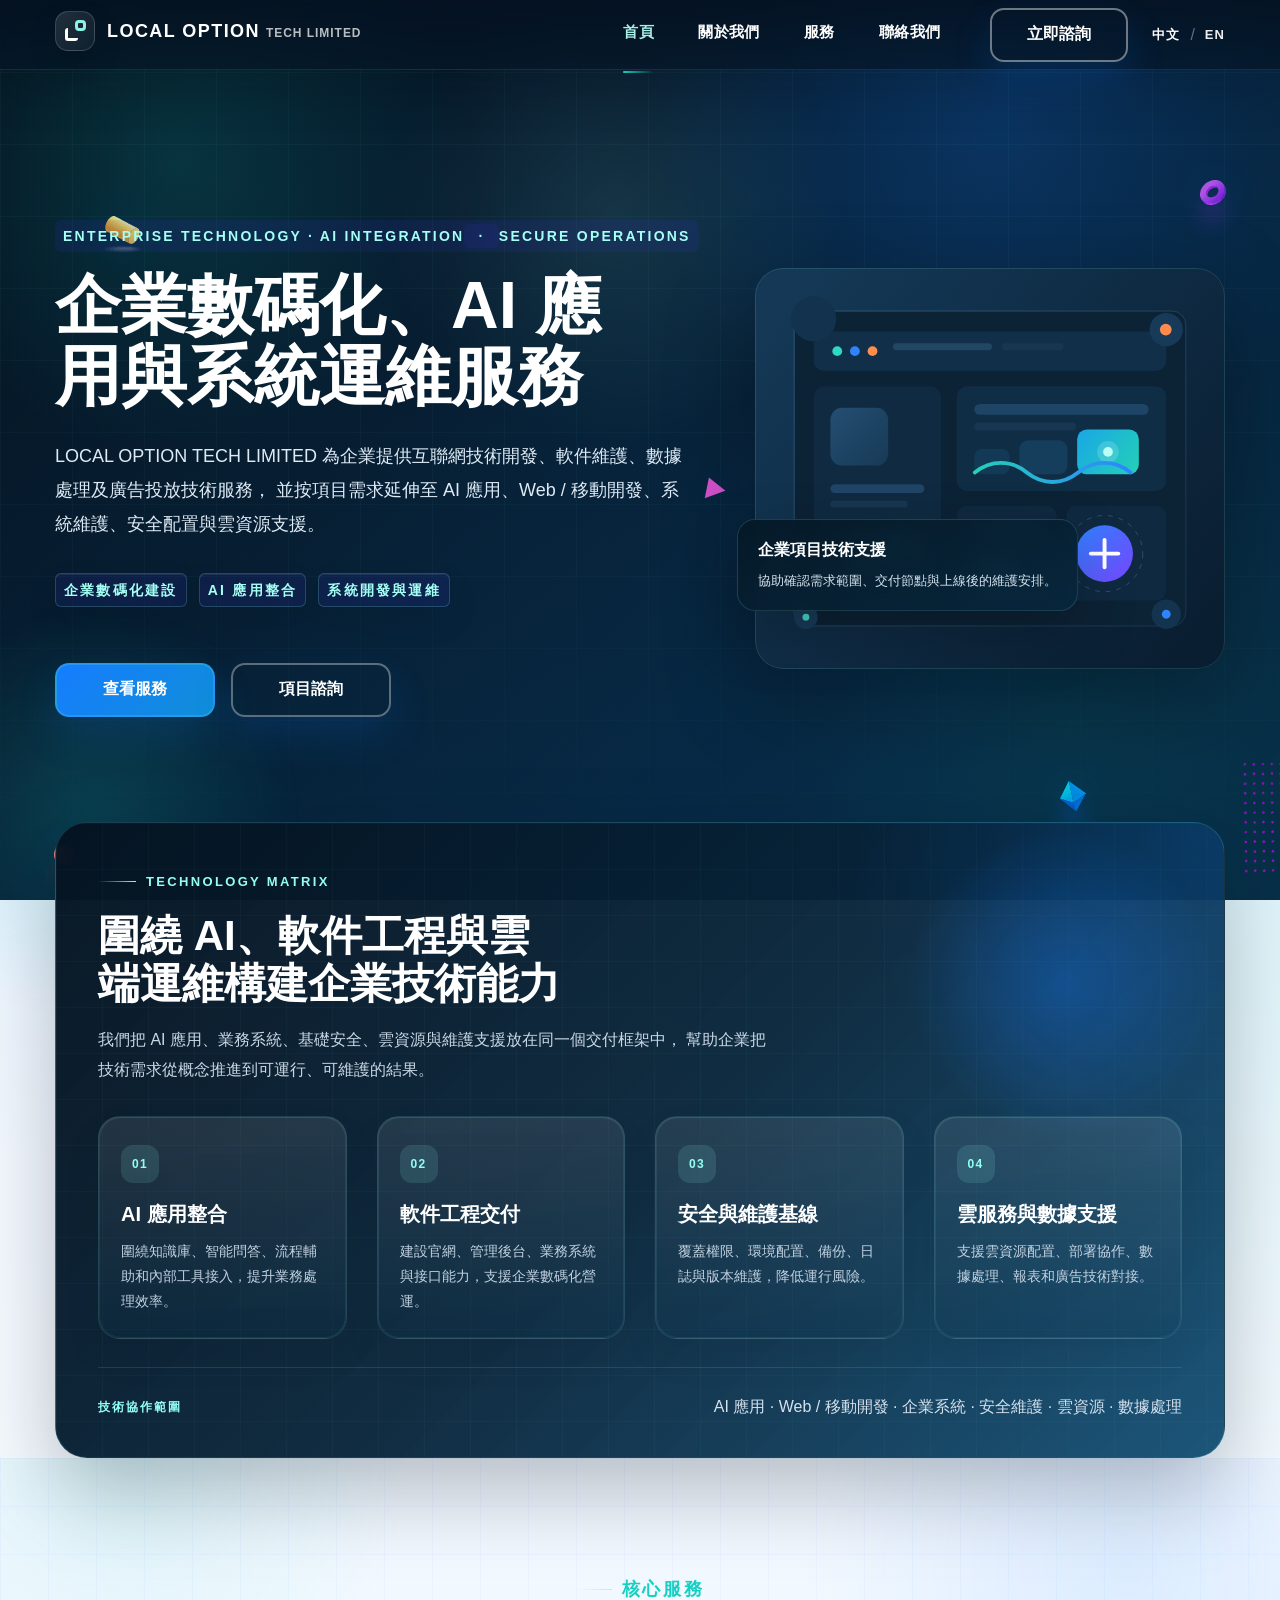
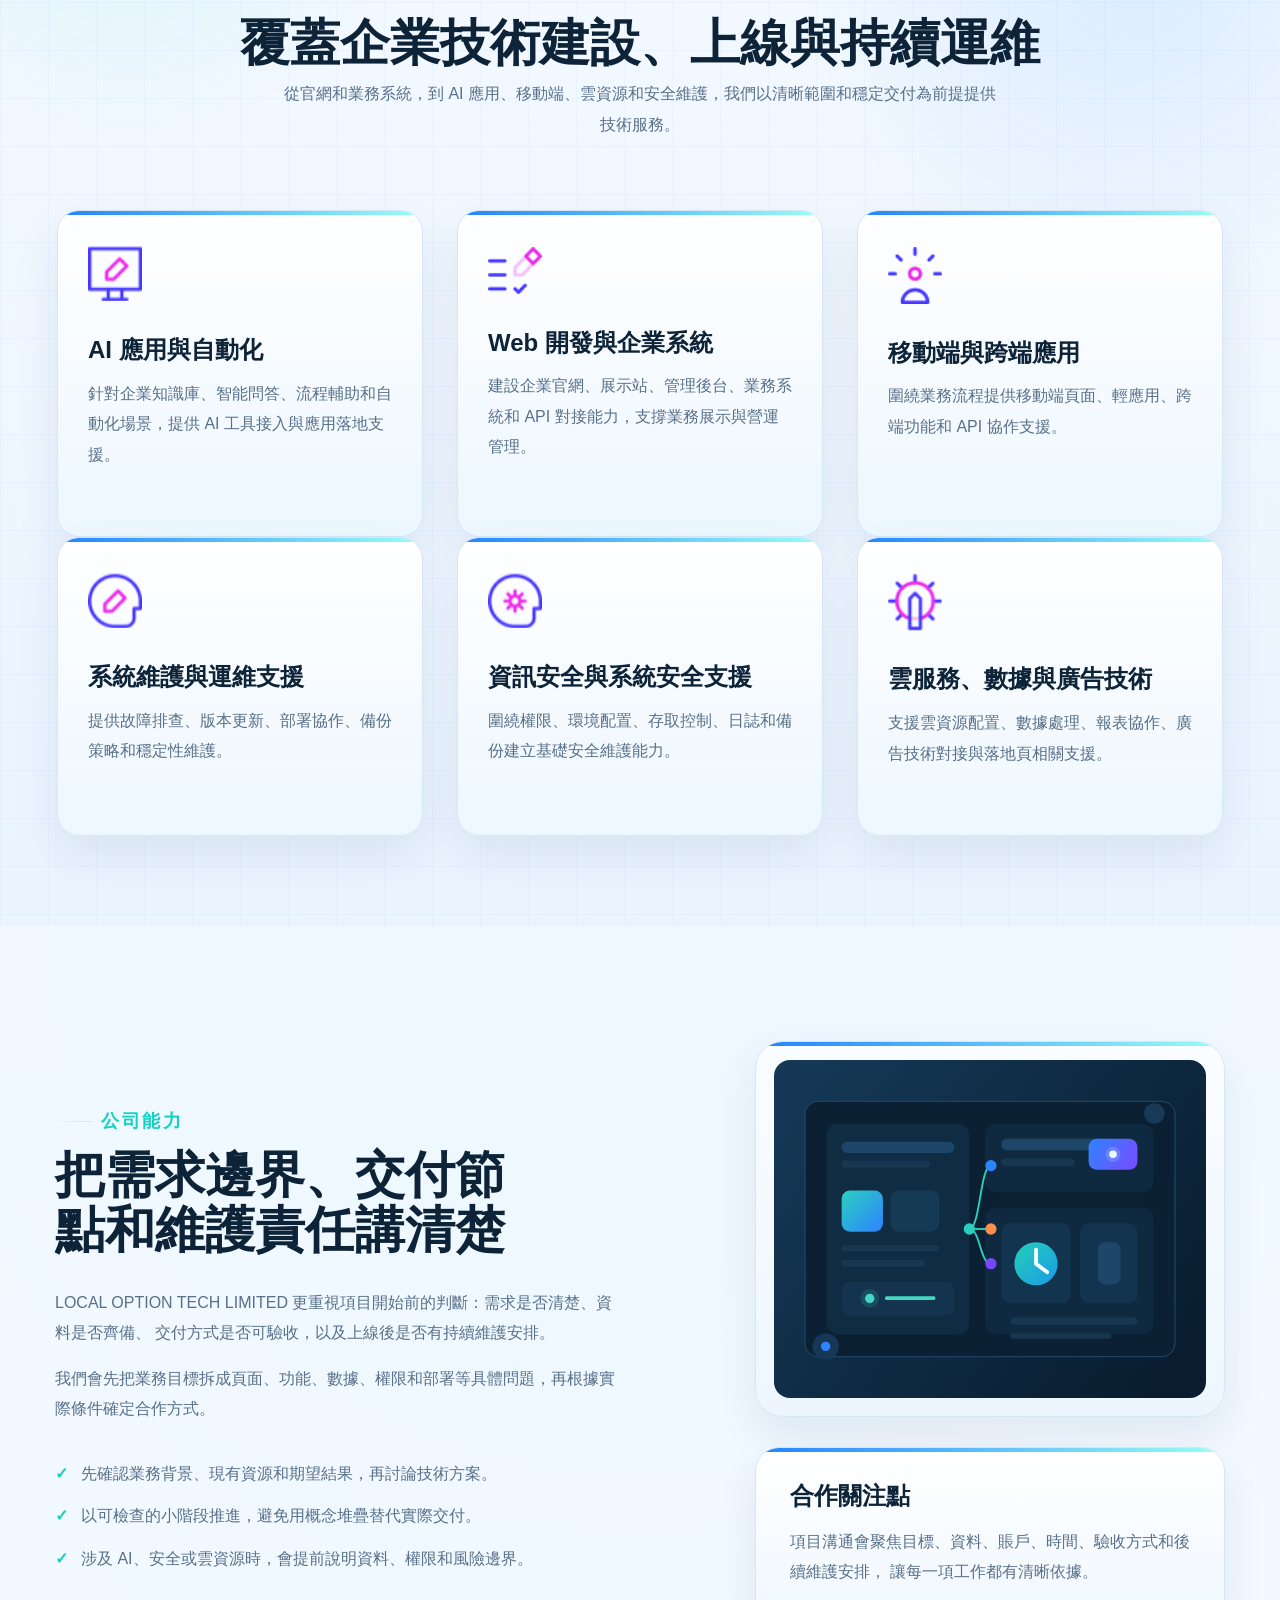
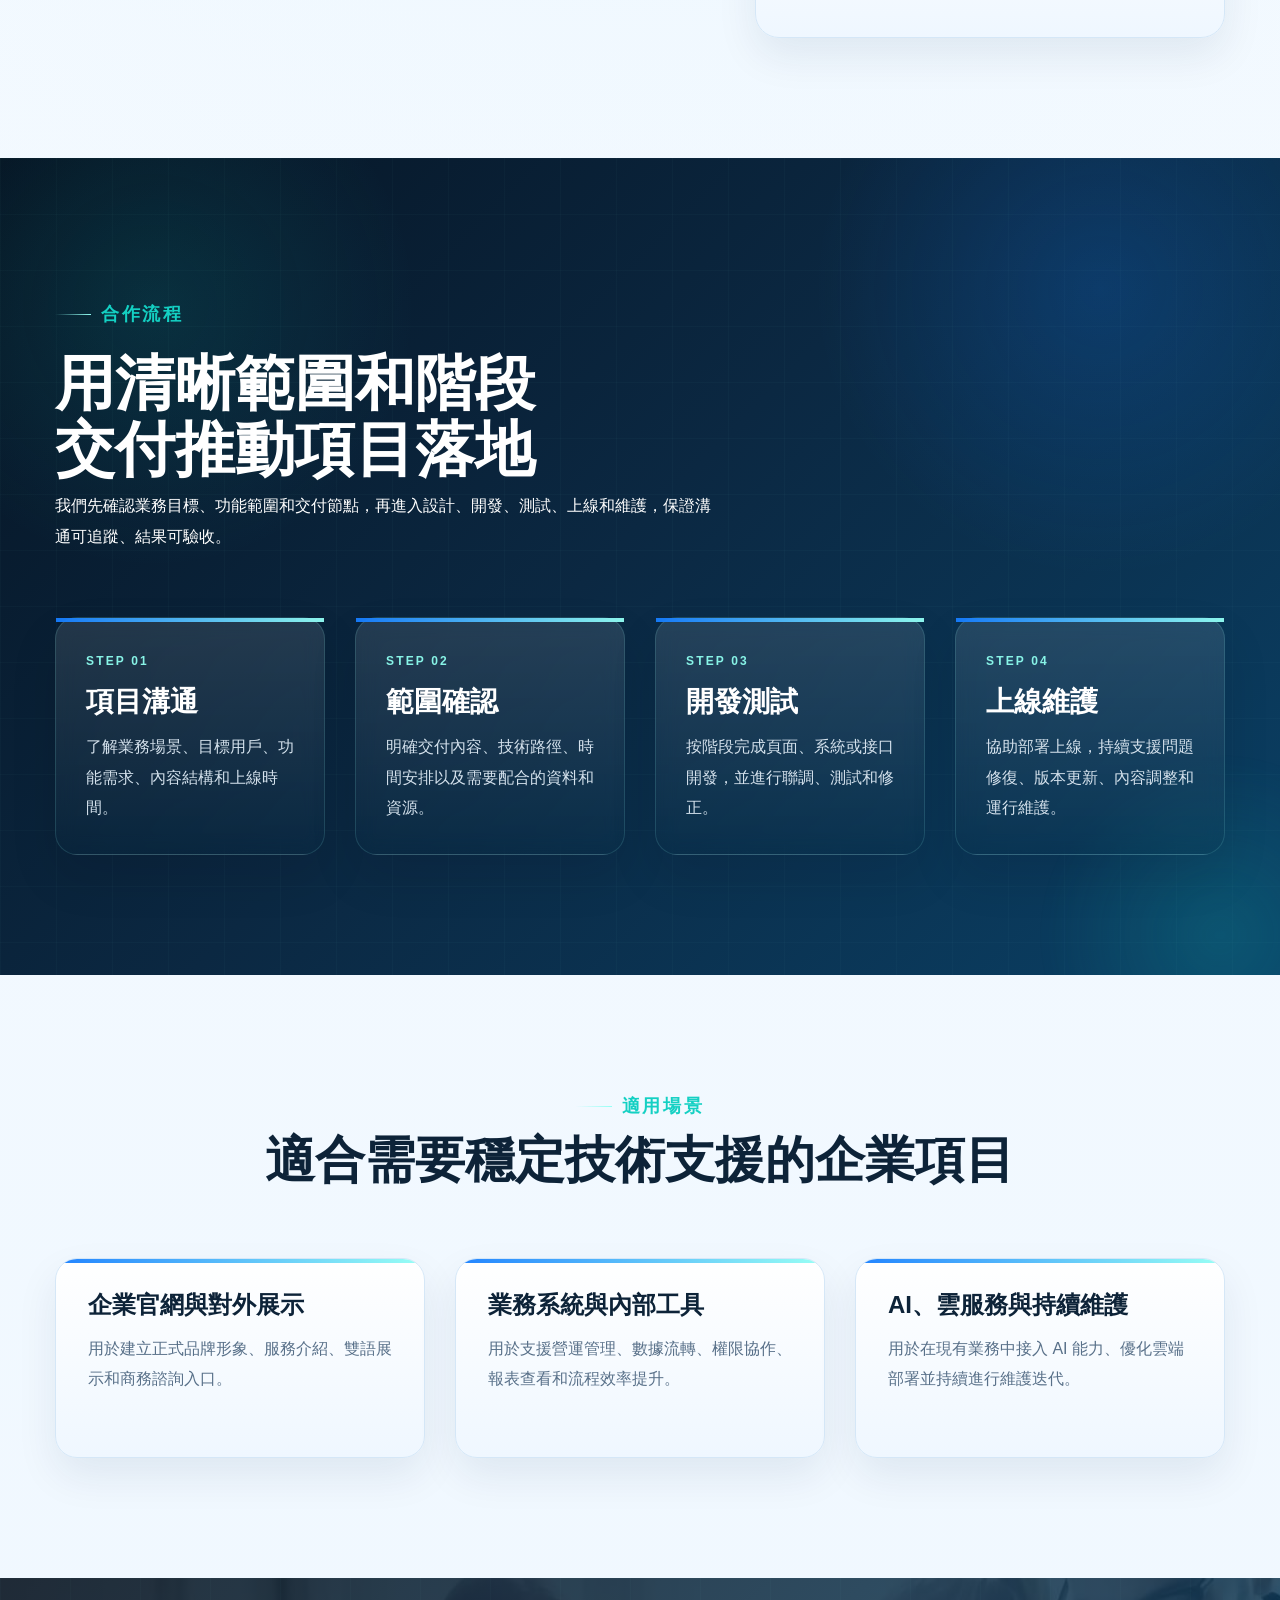
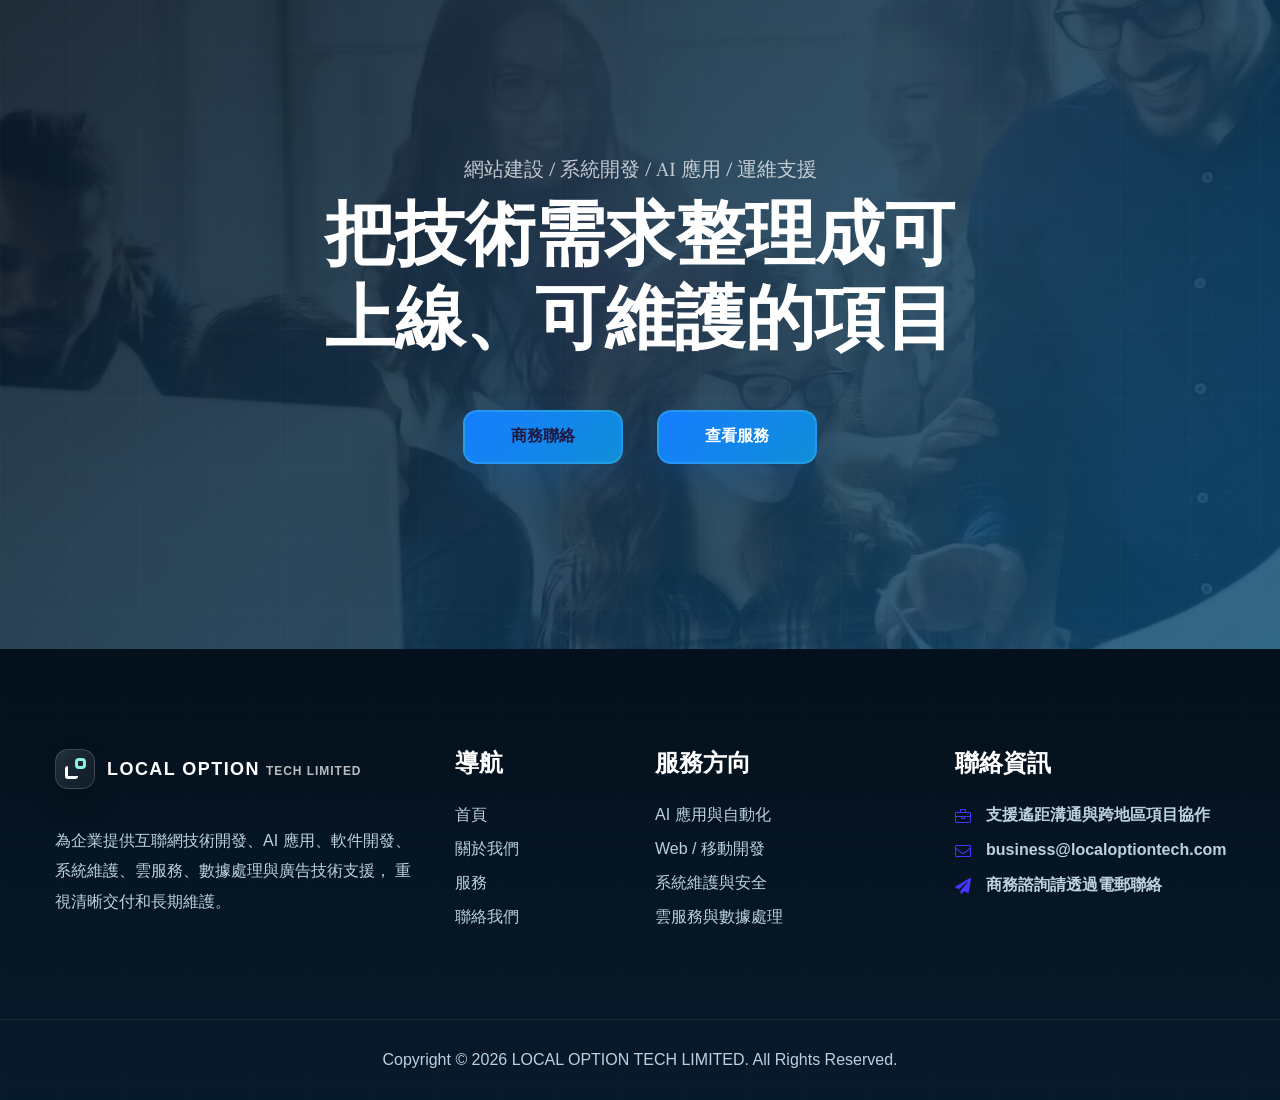
<file: index.html>
<!doctype html>
<html class="no-js" lang="zh-Hant">
    <head>
        <meta charset="utf-8">
        <meta http-equiv="x-ua-compatible" content="ie=edge">
        <title>LOCAL OPTION TECH LIMITED | 企業數碼化與 AI 技術服務</title>
        <meta
            name="description"
            content="LOCAL OPTION TECH LIMITED 為企業提供互聯網技術開發、軟件維護、數據處理、廣告投放技術服務，並支援 AI 應用、Web 與移動開發、系統維護、安全配置、雲服務與數據處理等項目需求。"
        >
        <meta name="viewport" content="width=device-width, initial-scale=1">
        <link rel="alternate" hreflang="zh-Hant" href="index.html">
        <link rel="alternate" hreflang="en" href="index-en.html">

        <link rel="shortcut icon" type="image/png" href="assets/img/favicon-32.png">
        <link rel="icon" type="image/png" sizes="32x32" href="assets/img/favicon-32.png">
        <link rel="icon" type="image/png" sizes="16x16" href="assets/img/favicon-16.png">
        <link rel="icon" type="image/svg+xml" href="assets/img/favicon.svg">
        <link rel="apple-touch-icon" sizes="180x180" href="assets/img/apple-touch-icon.png">
        <link rel="mask-icon" href="assets/img/favicon.svg" color="#19d3ff">

        <link rel="stylesheet" href="assets/css/bootstrap.min.css">
        <link rel="stylesheet" href="assets/css/slick.css">
        <link rel="stylesheet" href="assets/css/meanmenu.css">
        <link rel="stylesheet" href="assets/css/owl.carousel.min.css">
        <link rel="stylesheet" href="assets/css/animate.min.css">
        <link rel="stylesheet" href="assets/css/jquery.fancybox.min.css">
        <link rel="stylesheet" href="assets/css/fontAwesome5Pro.css">
        <link rel="stylesheet" href="assets/css/elegantFont.css">
        <link rel="stylesheet" href="assets/css/default.css">
        <link rel="stylesheet" href="assets/css/style.css">
        <link rel="stylesheet" href="assets/css/custom.css">
    </head>
    <body class="lot-home">
        <div class="scroll-up" id="scroll" style="display: none;">
            <a href="javascript:void(0);"><i class="fas fa-level-up-alt"></i></a>
        </div>

        <header>
            <div class="header__area p-relative header__transparent">
                <div id="header__sticky" class="header__bottom">
                    <div class="container">
                        <div class="row align-items-center">
                            <div class="col-xl-3 col-lg-3 col-md-6 col-sm-6 col-6">
                                <div class="logo lot-brand">
                                    <a href="index.html" class="lot-brand-link" aria-label="LOCAL OPTION TECH LIMITED">
                                        <span class="lot-brand-mark" aria-hidden="true"></span>
                                        <span class="lot-brand-copy">
                                            <span class="lot-brand-title">LOCAL OPTION</span>
                                            <span class="lot-brand-subtitle">TECH LIMITED</span>
                                        </span>
                                    </a>
                                </div>
                                <div class="logo-gradient lot-brand">
                                    <a href="index.html" class="lot-brand-link" aria-label="LOCAL OPTION TECH LIMITED">
                                        <span class="lot-brand-mark" aria-hidden="true"></span>
                                        <span class="lot-brand-copy">
                                            <span class="lot-brand-title">LOCAL OPTION</span>
                                            <span class="lot-brand-subtitle">TECH LIMITED</span>
                                        </span>
                                    </a>
                                </div>
                            </div>
                            <div class="col-xl-9 col-lg-9 col-md-6 col-sm-6 col-6">
                                <div class="header__bottom-right d-flex justify-content-end align-items-center">
                                    <div class="main-menu">
                                        <nav id="mobile-menu">
                                            <ul>
                                                <li class="lot-current"><a href="index.html">首頁</a></li>
                                                <li><a href="about.html">關於我們</a></li>
                                                <li><a href="services.html">服務</a></li>
                                                <li><a href="contact.html">聯絡我們</a></li>
                                            </ul>
                                        </nav>
                                    </div>
                                    <div class="header__btn d-none d-sm-block d-lg-none d-xl-block ml-50">
                                        <a href="contact.html" class="z-btn lot-nav-cta">立即諮詢</a>
                                    </div>
                                    <div class="lot-lang-switch d-none d-sm-flex">
                                        <a href="index.html" class="active">中文</a>
                                        <span>/</span>
                                        <a href="index-en.html">EN</a>
                                    </div>
                                    <div class="sidebar__menu d-lg-none">
                                        <div class="sidebar-toggle-btn" id="sidebar-toggle">
                                            <span class="line"></span>
                                            <span class="line"></span>
                                            <span class="line"></span>
                                        </div>
                                    </div>
                                </div>
                            </div>
                        </div>
                    </div>
                </div>
            </div>
        </header>

        <section class="sidebar__area">
            <div class="sidebar__wrapper">
                <div class="sidebar__close">
                    <button class="sidebar__close-btn" id="sidebar__close-btn">
                        <span><i class="fal fa-times"></i></span>
                        <span>關閉</span>
                    </button>
                </div>
                <div class="sidebar__tab">
                    <ul class="nav nav-tabs" id="sidebar-tab" role="tablist">
                        <li class="nav-item">
                            <a class="nav-link active" id="menu-tab" data-toggle="tab" href="#menu" role="tab" aria-controls="menu" aria-selected="true">菜單</a>
                        </li>
                        <li class="nav-item">
                            <a class="nav-link" id="info-tab" data-toggle="tab" href="#info" role="tab" aria-controls="info" aria-selected="false">聯絡</a>
                        </li>
                    </ul>
                </div>
                <div class="sidebar__content">
                    <div class="tab-content" id="sidebar-tab-content">
                        <div class="tab-pane fade show active" id="menu" role="tabpanel" aria-labelledby="menu-tab">
                            <div class="logo mb-40 lot-brand">
                                <a href="index.html" class="lot-brand-link" aria-label="LOCAL OPTION TECH LIMITED">
                                    <span class="lot-brand-mark" aria-hidden="true"></span>
                                    <span class="lot-brand-copy">
                                        <span class="lot-brand-title">LOCAL OPTION</span>
                                        <span class="lot-brand-subtitle">TECH LIMITED</span>
                                    </span>
                                </a>
                            </div>
                            <div class="mobile-menu"></div>
                        </div>
                        <div class="tab-pane fade" id="info" role="tabpanel" aria-labelledby="info-tab">
                            <div class="sidebar__info">
                                <div class="logo mb-40 lot-brand">
                                <a href="index.html" class="lot-brand-link" aria-label="LOCAL OPTION TECH LIMITED">
                                    <span class="lot-brand-mark" aria-hidden="true"></span>
                                    <span class="lot-brand-copy">
                                        <span class="lot-brand-title">LOCAL OPTION</span>
                                        <span class="lot-brand-subtitle">TECH LIMITED</span>
                                    </span>
                                </a>
                            </div>
                                <p class="lot-sidebar-copy">
                                    為企業提供 AI 應用、軟件開發、系統維護、安全支援、雲服務及相關技術服務，
                                    以正式、清晰、可維護的交付標準支援業務推進。
                                </p>
                                <div class="lot-mobile-lang">
                                    <a href="index.html">中文</a>
                                    <span>/</span>
                                    <a href="index-en.html">EN</a>
                                </div>
                                <a href="contact.html" class="z-btn z-btn-white">聯絡我們</a>
                                <div class="sidebar__contact mt-30">
                                    <ul class="lot-sidebar-list">
                                        <li>
                                            <div class="icon">
                                                <i class="fal fa-briefcase"></i>
                                            </div>
                                            <div class="text">
                                                <span>遙距溝通與項目協作</span>
                                            </div>
                                        </li>
                                        <li>
                                            <div class="icon">
                                                <i class="fal fa-envelope"></i>
                                            </div>
                                            <div class="text">
                                                <span><a href="mailto:business@localoptiontech.com">business@localoptiontech.com</a></span>
                                            </div>
                                        </li>
                                        <li>
                                            <div class="icon">
                                                <i class="fas fa-paper-plane"></i>
                                            </div>
                                            <div class="text">
                                                <span>商務諮詢請透過電郵聯絡</span>
                                            </div>
                                        </li>
                                    </ul>
                                </div>
                            </div>
                        </div>
                    </div>
                </div>
            </div>
        </section>
        <div class="body-overlay"></div>

        <main>
            <section class="hero__area p-relative lot-hero">
                <div class="hero__shape">
                    <img class="one" src="assets/img/icon/slider/03/icon-1.png" alt="">
                    <img class="two" src="assets/img/icon/slider/03/icon-2.png" alt="">
                    <img class="three" src="assets/img/icon/slider/03/icon-3.png" alt="">
                    <img class="four" src="assets/img/icon/slider/03/icon-4.png" alt="">
                    <img class="five" src="assets/img/icon/slider/03/icon-6.png" alt="">
                    <img class="six" src="assets/img/icon/slider/03/icon-7.png" alt="">
                </div>
                <div class="container">
                    <div class="row align-items-center">
                        <div class="col-xl-7 col-lg-7">
                            <div class="hero__content">
                                <span class="wow fadeInUp" data-wow-delay=".2s">Enterprise Technology · AI Integration<span class="lot-mobile-separator"> · </span><br class="lot-mobile-break">Secure Operations</span>
                                <h1 class="wow fadeInUp" data-wow-delay=".4s">企業數碼化、AI 應用與系統運維服務</h1>
                                <p class="wow fadeInUp lot-intro-lead" data-wow-delay=".6s">
                                    LOCAL OPTION TECH LIMITED 為企業提供互聯網技術開發、軟件維護、數據處理及廣告投放技術服務，
                                    並按項目需求延伸至 AI 應用、Web / 移動開發、系統維護、安全配置與雲資源支援。
                                </p>
                                <div class="lot-chip-list wow fadeInUp" data-wow-delay=".7s">
                                    <span class="lot-chip">企業數碼化建設</span>
                                    <span class="lot-chip">AI 應用整合</span>
                                    <span class="lot-chip">系統開發與運維</span>
                                </div>
                                <div class="lot-hero-actions wow fadeInUp" data-wow-delay=".8s">
                                    <a href="services.html" class="z-btn">查看服務</a>
                                    <a href="contact.html" class="z-btn z-btn-border">項目諮詢</a>
                                </div>
                            </div>
                        </div>
                        <div class="col-xl-5 col-lg-5">
                            <div class="lot-hero-media wow fadeInRight" data-wow-delay=".5s">
                                <div class="lot-hero-visual">
                                    <img src="assets/img/lot/hero-enterprise.svg" alt="LOCAL OPTION TECH 企業技術服務視覺圖">
                                </div>
                                <div class="lot-hero-badge">
                                    <strong>企業項目技術支援</strong>
                                    <span>協助確認需求範圍、交付節點與上線後的維護安排。</span>
                                </div>
                            </div>
                        </div>
                    </div>
                </div>
            </section>

            <section class="lot-signal-band">
                <div class="container">
                    <div class="lot-signal-shell">
                        <div class="lot-signal-head">
                            <span>Technology Matrix</span>
                            <h2>圍繞 AI、軟件工程與雲端運維構建企業技術能力</h2>
                            <p>
                                我們把 AI 應用、業務系統、基礎安全、雲資源與維護支援放在同一個交付框架中，
                                幫助企業把技術需求從概念推進到可運行、可維護的結果。
                            </p>
                        </div>
                        <div class="row">
                            <div class="col-xl-3 col-lg-6 col-md-6">
                                <div class="lot-signal-card">
                                    <span class="lot-signal-no">01</span>
                                    <strong>AI 應用整合</strong>
                                    <p>圍繞知識庫、智能問答、流程輔助和內部工具接入，提升業務處理效率。</p>
                                </div>
                            </div>
                            <div class="col-xl-3 col-lg-6 col-md-6">
                                <div class="lot-signal-card">
                                    <span class="lot-signal-no">02</span>
                                    <strong>軟件工程交付</strong>
                                    <p>建設官網、管理後台、業務系統與接口能力，支援企業數碼化營運。</p>
                                </div>
                            </div>
                            <div class="col-xl-3 col-lg-6 col-md-6">
                                <div class="lot-signal-card">
                                    <span class="lot-signal-no">03</span>
                                    <strong>安全與維護基線</strong>
                                    <p>覆蓋權限、環境配置、備份、日誌與版本維護，降低運行風險。</p>
                                </div>
                            </div>
                            <div class="col-xl-3 col-lg-6 col-md-6">
                                <div class="lot-signal-card">
                                    <span class="lot-signal-no">04</span>
                                    <strong>雲服務與數據支援</strong>
                                    <p>支援雲資源配置、部署協作、數據處理、報表和廣告技術對接。</p>
                                </div>
                            </div>
                        </div>
                        <div class="lot-signal-foot">
                            <span>技術協作範圍</span>
                            <p>AI 應用 · Web / 移動開發 · 企業系統 · 安全維護 · 雲資源 · 數據處理</p>
                        </div>
                    </div>
                </div>
            </section>

            <section class="services__area lot-service-summary pt-115 pb-90">
                <div class="container">
                    <div class="row">
                        <div class="col-xl-10 offset-xl-1 col-lg-12">
                            <div class="section__title section__title-3 text-center mb-70">
                                <span>核心服務</span>
                                <h2>覆蓋企業技術建設、上線與持續運維</h2>
                                <p class="lot-section-copy">
                                    從官網和業務系統，到 AI 應用、移動端、雲資源和安全維護，我們以清晰範圍和穩定交付為前提提供技術服務。
                                </p>
                            </div>
                        </div>
                    </div>
                    <div class="row">
                        <div class="col-xl-4 col-lg-4 col-md-6">
                            <div class="services__item services__item-2 lot-service-card mb-30 wow fadeInUp" data-wow-delay=".2s">
                                <div class="services__icon mb-35">
                                    <img src="assets/img/icon/services/services-1.png" alt="AI 應用與自動化">
                                </div>
                                <div class="services__content services__content-2">
                                    <h3><a href="services.html">AI 應用與自動化</a></h3>
                                    <p>針對企業知識庫、智能問答、流程輔助和自動化場景，提供 AI 工具接入與應用落地支援。</p>
                                </div>
                            </div>
                        </div>
                        <div class="col-xl-4 col-lg-4 col-md-6">
                            <div class="services__item services__item-2 lot-service-card mb-30 wow fadeInUp" data-wow-delay=".3s">
                                <div class="services__icon mb-35">
                                    <img src="assets/img/icon/services/services-2.png" alt="Web 開發與企業系統">
                                </div>
                                <div class="services__content services__content-2">
                                    <h3><a href="services.html">Web 開發與企業系統</a></h3>
                                    <p>建設企業官網、展示站、管理後台、業務系統和 API 對接能力，支撐業務展示與營運管理。</p>
                                </div>
                            </div>
                        </div>
                        <div class="col-xl-4 col-lg-4 col-md-6">
                            <div class="services__item services__item-2 lot-service-card mb-30 wow fadeInUp" data-wow-delay=".4s">
                                <div class="services__icon mb-35">
                                    <img src="assets/img/icon/services/services-3.png" alt="移動端與跨端應用">
                                </div>
                                <div class="services__content services__content-2">
                                    <h3><a href="services.html">移動端與跨端應用</a></h3>
                                    <p>圍繞業務流程提供移動端頁面、輕應用、跨端功能和 API 協作支援。</p>
                                </div>
                            </div>
                        </div>
                        <div class="col-xl-4 col-lg-4 col-md-6">
                            <div class="services__item services__item-2 lot-service-card mb-30 wow fadeInUp" data-wow-delay=".5s">
                                <div class="services__icon mb-35">
                                    <img src="assets/img/icon/services/services-4.png" alt="系統維護與運維支援">
                                </div>
                                <div class="services__content services__content-2">
                                    <h3><a href="services.html">系統維護與運維支援</a></h3>
                                    <p>提供故障排查、版本更新、部署協作、備份策略和穩定性維護。</p>
                                </div>
                            </div>
                        </div>
                        <div class="col-xl-4 col-lg-4 col-md-6">
                            <div class="services__item services__item-2 lot-service-card mb-30 wow fadeInUp" data-wow-delay=".6s">
                                <div class="services__icon mb-35">
                                    <img src="assets/img/icon/services/services-5.png" alt="資訊安全與系統安全">
                                </div>
                                <div class="services__content services__content-2">
                                    <h3><a href="services.html">資訊安全與系統安全支援</a></h3>
                                    <p>圍繞權限、環境配置、存取控制、日誌和備份建立基礎安全維護能力。</p>
                                </div>
                            </div>
                        </div>
                        <div class="col-xl-4 col-lg-4 col-md-6">
                            <div class="services__item services__item-2 lot-service-card mb-30 wow fadeInUp" data-wow-delay=".7s">
                                <div class="services__icon mb-35">
                                    <img src="assets/img/icon/services/services-6.png" alt="雲服務、數據與廣告技術">
                                </div>
                                <div class="services__content services__content-2">
                                    <h3><a href="services.html">雲服務、數據與廣告技術</a></h3>
                                    <p>支援雲資源配置、數據處理、報表協作、廣告技術對接與落地頁相關支援。</p>
                                </div>
                            </div>
                        </div>
                    </div>
                </div>
            </section>

            <section class="about__area pt-115 pb-120">
                <div class="container">
                    <div class="row align-items-center">
                        <div class="col-xl-6 col-lg-6">
                            <div class="section__title section__title-3 mb-30">
                                <span>公司能力</span>
                                <h2>把需求邊界、交付節點和維護責任講清楚</h2>
                            </div>
                            <p>
                                LOCAL OPTION TECH LIMITED 更重視項目開始前的判斷：需求是否清楚、資料是否齊備、
                                交付方式是否可驗收，以及上線後是否有持續維護安排。
                            </p>
                            <p>
                                我們會先把業務目標拆成頁面、功能、數據、權限和部署等具體問題，再根據實際條件確定合作方式。
                            </p>
                            <ul class="lot-check-list mt-35">
                                <li>先確認業務背景、現有資源和期望結果，再討論技術方案。</li>
                                <li>以可檢查的小階段推進，避免用概念堆疊替代實際交付。</li>
                                <li>涉及 AI、安全或雲資源時，會提前說明資料、權限和風險邊界。</li>
                            </ul>
                        </div>
                        <div class="col-xl-5 offset-xl-1 col-lg-6">
                            <div class="lot-illustration-card mb-30 wow fadeInUp" data-wow-delay=".2s">
                                <img src="assets/img/lot/about-enterprise.svg" alt="LOCAL OPTION TECH 企業技術架構視覺圖">
                            </div>
                            <div class="lot-text-slab wow fadeInUp" data-wow-delay=".4s">
                                <h3>合作關注點</h3>
                                <p>
                                    項目溝通會聚焦目標、資料、賬戶、時間、驗收方式和後續維護安排，
                                    讓每一項工作都有清晰依據。
                                </p>
                            </div>
                        </div>
                    </div>
                </div>
            </section>

            <section class="lot-process-area pt-140 pb-120">
                <div class="container">
                    <div class="row align-items-end mb-50">
                        <div class="col-xl-7 col-lg-8">
                            <div class="section__title section__title-2">
                                <span>合作流程</span>
                                <h2>用清晰範圍和階段交付推動項目落地</h2>
                                <p>
                                    我們先確認業務目標、功能範圍和交付節點，再進入設計、開發、測試、上線和維護，保證溝通可追蹤、結果可驗收。
                                </p>
                            </div>
                        </div>
                    </div>
                    <div class="row">
                        <div class="col-xl-3 col-lg-6 col-md-6">
                            <div class="lot-process-card wow fadeInUp" data-wow-delay=".2s">
                                <span class="lot-process-step">Step 01</span>
                                <h3>項目溝通</h3>
                                <p>了解業務場景、目標用戶、功能需求、內容結構和上線時間。</p>
                            </div>
                        </div>
                        <div class="col-xl-3 col-lg-6 col-md-6">
                            <div class="lot-process-card wow fadeInUp" data-wow-delay=".3s">
                                <span class="lot-process-step">Step 02</span>
                                <h3>範圍確認</h3>
                                <p>明確交付內容、技術路徑、時間安排以及需要配合的資料和資源。</p>
                            </div>
                        </div>
                        <div class="col-xl-3 col-lg-6 col-md-6">
                            <div class="lot-process-card wow fadeInUp" data-wow-delay=".4s">
                                <span class="lot-process-step">Step 03</span>
                                <h3>開發測試</h3>
                                <p>按階段完成頁面、系統或接口開發，並進行聯調、測試和修正。</p>
                            </div>
                        </div>
                        <div class="col-xl-3 col-lg-6 col-md-6">
                            <div class="lot-process-card wow fadeInUp" data-wow-delay=".5s">
                                <span class="lot-process-step">Step 04</span>
                                <h3>上線維護</h3>
                                <p>協助部署上線，持續支援問題修復、版本更新、內容調整和運行維護。</p>
                            </div>
                        </div>
                    </div>
                </div>
            </section>

            <section class="about__area pt-115 pb-120">
                <div class="container">
                    <div class="row">
                        <div class="col-xl-10 offset-xl-1 col-lg-12">
                            <div class="section__title section__title-3 text-center mb-70">
                                <span>適用場景</span>
                                <h2>適合需要穩定技術支援的企業項目</h2>
                            </div>
                        </div>
                    </div>
                    <div class="row">
                        <div class="col-xl-4 col-lg-4 col-md-6">
                            <div class="lot-scenario-card mb-30 wow fadeInUp" data-wow-delay=".2s">
                                <h3>企業官網與對外展示</h3>
                                <p>用於建立正式品牌形象、服務介紹、雙語展示和商務諮詢入口。</p>
                            </div>
                        </div>
                        <div class="col-xl-4 col-lg-4 col-md-6">
                            <div class="lot-scenario-card mb-30 wow fadeInUp" data-wow-delay=".3s">
                                <h3>業務系統與內部工具</h3>
                                <p>用於支援營運管理、數據流轉、權限協作、報表查看和流程效率提升。</p>
                            </div>
                        </div>
                        <div class="col-xl-4 col-lg-4 col-md-6">
                            <div class="lot-scenario-card mb-30 wow fadeInUp" data-wow-delay=".4s">
                                <h3>AI、雲服務與持續維護</h3>
                                <p>用於在現有業務中接入 AI 能力、優化雲端部署並持續進行維護迭代。</p>
                            </div>
                        </div>
                    </div>
                </div>
            </section>

            <section class="cta__area lot-cta pt-180 pb-155">
                <div class="container">
                    <div class="row">
                        <div class="col-xl-10 offset-xl-1">
                            <div class="cta__content text-center">
                                <span class="wow fadeInUp" data-wow-delay=".2s">網站建設 / 系統開發 / AI 應用 / 運維支援</span>
                                <h1 class="wow fadeInUp" data-wow-delay=".4s">把技術需求整理成可上線、可維護的項目</h1>
                                <div class="cta__btn wow fadeInUp" data-wow-delay=".6s">
                                    <a href="contact.html" class="z-btn z-btn-white mb-30">商務聯絡</a>
                                    <a href="services.html" class="z-btn z-btn-transparent mb-30">查看服務</a>
                                </div>
                            </div>
                        </div>
                    </div>
                </div>
            </section>
        </main>

        <footer>
            <div class="footer__area pt-100">
                <div class="footer__top pb-45">
                    <div class="container">
                        <div class="row">
                            <div class="col-xl-4 col-lg-4 col-md-6 col-sm-6">
                                <div class="footer__widget lot-footer-brand mb-45 wow fadeInUp" data-wow-delay=".2s">
                                    <div class="footer__widget-title mb-30">
                                        <div class="lot-brand">
                                            <a href="index.html" class="lot-brand-link" aria-label="LOCAL OPTION TECH LIMITED">
                                                <span class="lot-brand-mark" aria-hidden="true"></span>
                                                <span class="lot-brand-copy">
                                                    <span class="lot-brand-title">LOCAL OPTION</span>
                                                    <span class="lot-brand-subtitle">TECH LIMITED</span>
                                                </span>
                                            </a>
                                        </div>
                                    </div>
                                    <div class="footer__widget-content">
                                        <p>
                                            為企業提供互聯網技術開發、AI 應用、軟件開發、系統維護、雲服務、數據處理與廣告技術支援，
                                            重視清晰交付和長期維護。
                                        </p>
                                    </div>
                                </div>
                            </div>
                            <div class="col-xl-2 col-lg-2 col-md-6 col-sm-6">
                                <div class="footer__widget mb-45 wow fadeInUp" data-wow-delay=".3s">
                                    <div class="footer__widget-title">
                                        <h4>導航</h4>
                                    </div>
                                    <div class="footer__widget-content">
                                        <div class="footer__links">
                                            <ul>
                                                <li><a href="index.html">首頁</a></li>
                                                <li><a href="about.html">關於我們</a></li>
                                                <li><a href="services.html">服務</a></li>
                                                <li><a href="contact.html">聯絡我們</a></li>
                                            </ul>
                                        </div>
                                    </div>
                                </div>
                            </div>
                            <div class="col-xl-3 col-lg-3 col-md-6 col-sm-6">
                                <div class="footer__widget mb-45 wow fadeInUp" data-wow-delay=".4s">
                                    <div class="footer__widget-title">
                                        <h4>服務方向</h4>
                                    </div>
                                    <div class="footer__widget-content">
                                        <div class="footer__links">
                                            <ul>
                                                <li><a href="services.html">AI 應用與自動化</a></li>
                                                <li><a href="services.html">Web / 移動開發</a></li>
                                                <li><a href="services.html">系統維護與安全</a></li>
                                                <li><a href="services.html">雲服務與數據處理</a></li>
                                            </ul>
                                        </div>
                                    </div>
                                </div>
                            </div>
                            <div class="col-xl-3 col-lg-3 col-md-6 col-sm-6">
                                <div class="footer__widget mb-45 wow fadeInUp" data-wow-delay=".5s">
                                    <div class="footer__widget-title">
                                        <h4>聯絡資訊</h4>
                                    </div>
                                    <div class="footer__widget-content">
                                        <div class="footer__info">
                                            <ul>
                                                <li>
                                                    <div class="icon">
                                                        <i class="fal fa-briefcase"></i>
                                                    </div>
                                                    <div class="text">
                                                        <span>支援遙距溝通與跨地區項目協作</span>
                                                    </div>
                                                </li>
                                                <li>
                                                    <div class="icon">
                                                        <i class="fal fa-envelope"></i>
                                                    </div>
                                                    <div class="text">
                                                        <span><a href="mailto:business@localoptiontech.com">business@localoptiontech.com</a></span>
                                                    </div>
                                                </li>
                                                <li>
                                                    <div class="icon">
                                                        <i class="fas fa-paper-plane"></i>
                                                    </div>
                                                    <div class="text">
                                                        <span>商務諮詢請透過電郵聯絡</span>
                                                    </div>
                                                </li>
                                            </ul>
                                        </div>
                                    </div>
                                </div>
                            </div>
                        </div>
                    </div>
                </div>
                <div class="footer__copyright">
                    <div class="container">
                        <div class="row align-items-center">
                            <div class="col-xl-12">
                                <div class="footer__copyright-text text-center">
                                    <p>Copyright © 2026 LOCAL OPTION TECH LIMITED. All Rights Reserved.</p>
                                </div>
                            </div>
                        </div>
                    </div>
                </div>
            </div>
        </footer>

        <script src="assets/js/vendor/jquery-3.5.1.min.js"></script>
        <script src="assets/js/vendor/waypoints.min.js"></script>
        <script src="assets/js/bootstrap.bundle.min.js"></script>
        <script src="assets/js/jquery.meanmenu.js"></script>
        <script src="assets/js/slick.min.js"></script>
        <script src="assets/js/jquery.fancybox.min.js"></script>
        <script src="assets/js/jquery.counterup.min.js"></script>
        <script src="assets/js/isotope.pkgd.min.js"></script>
        <script src="assets/js/owl.carousel.min.js"></script>
        <script src="assets/js/ajax-form.js"></script>
        <script src="assets/js/wow.min.js"></script>
        <script src="assets/js/imagesloaded.pkgd.min.js"></script>
        <script src="assets/js/main.js"></script>
    </body>
</html>
</file>
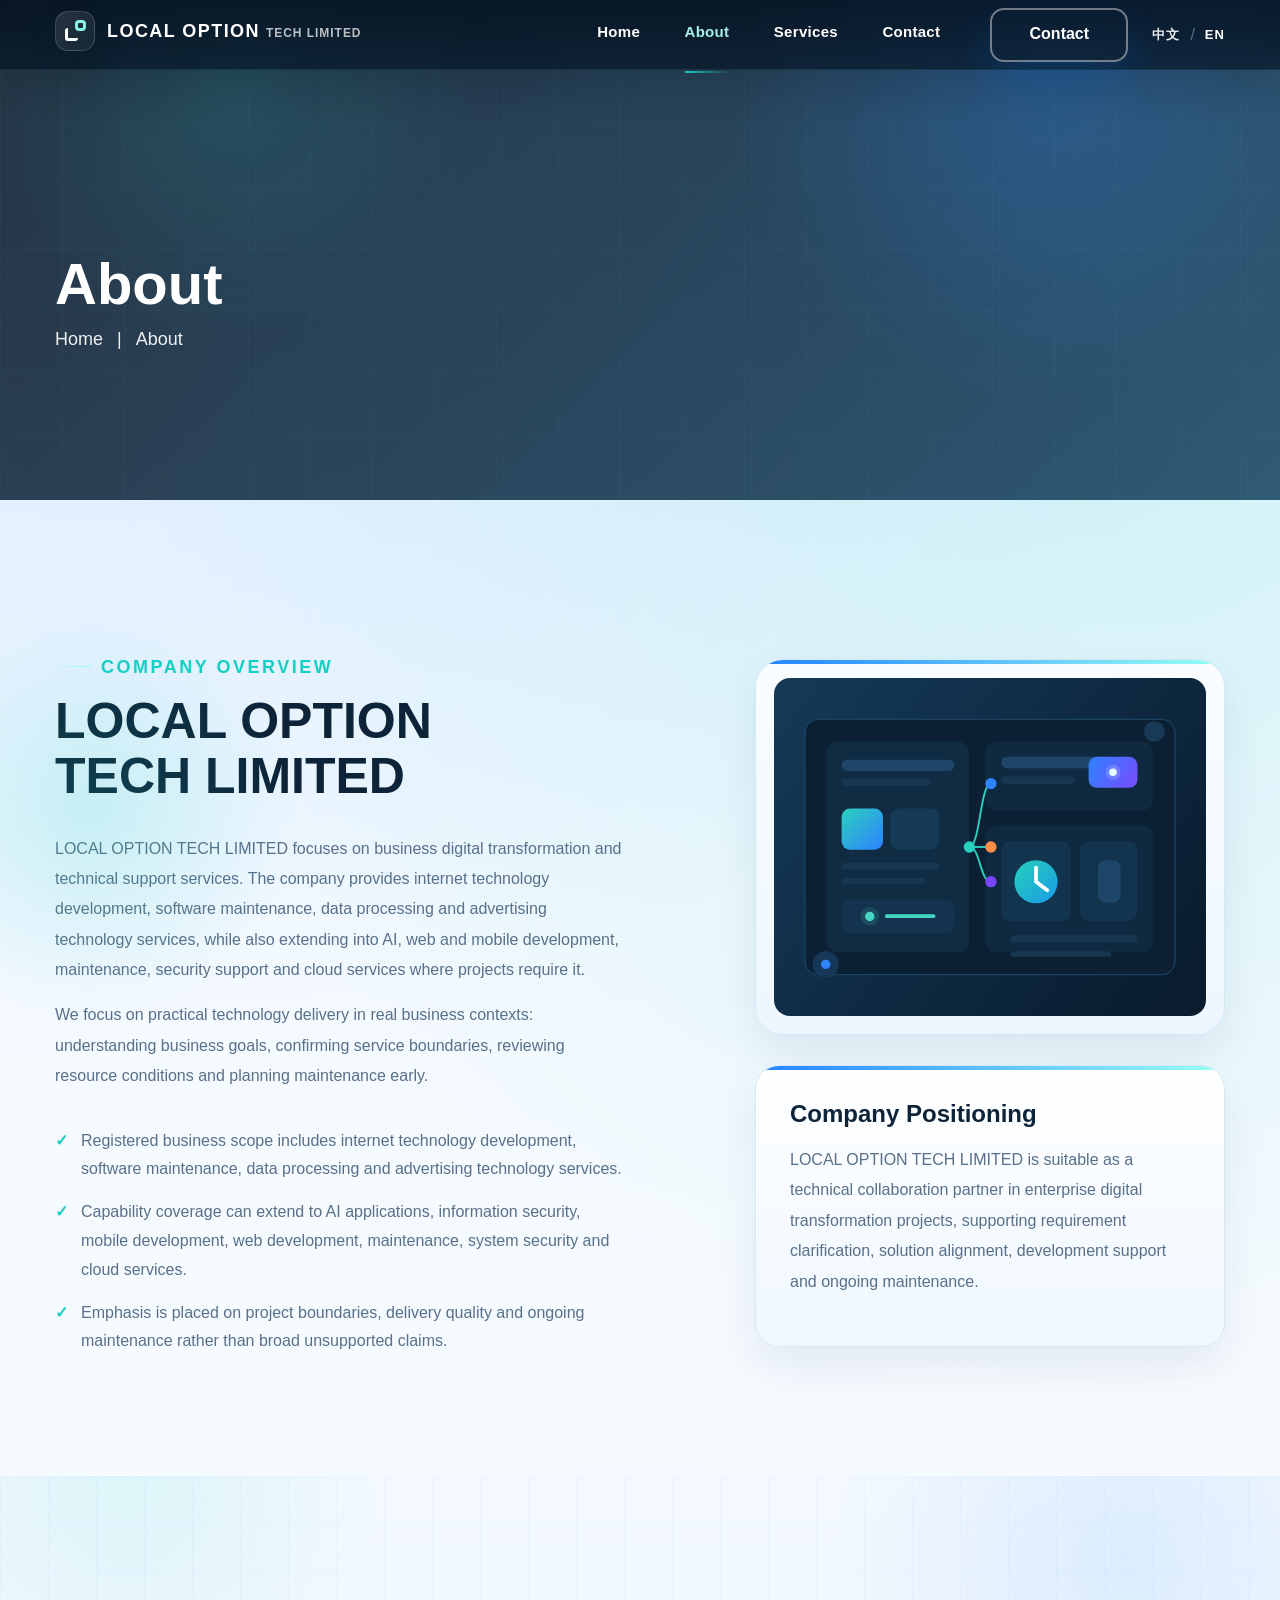
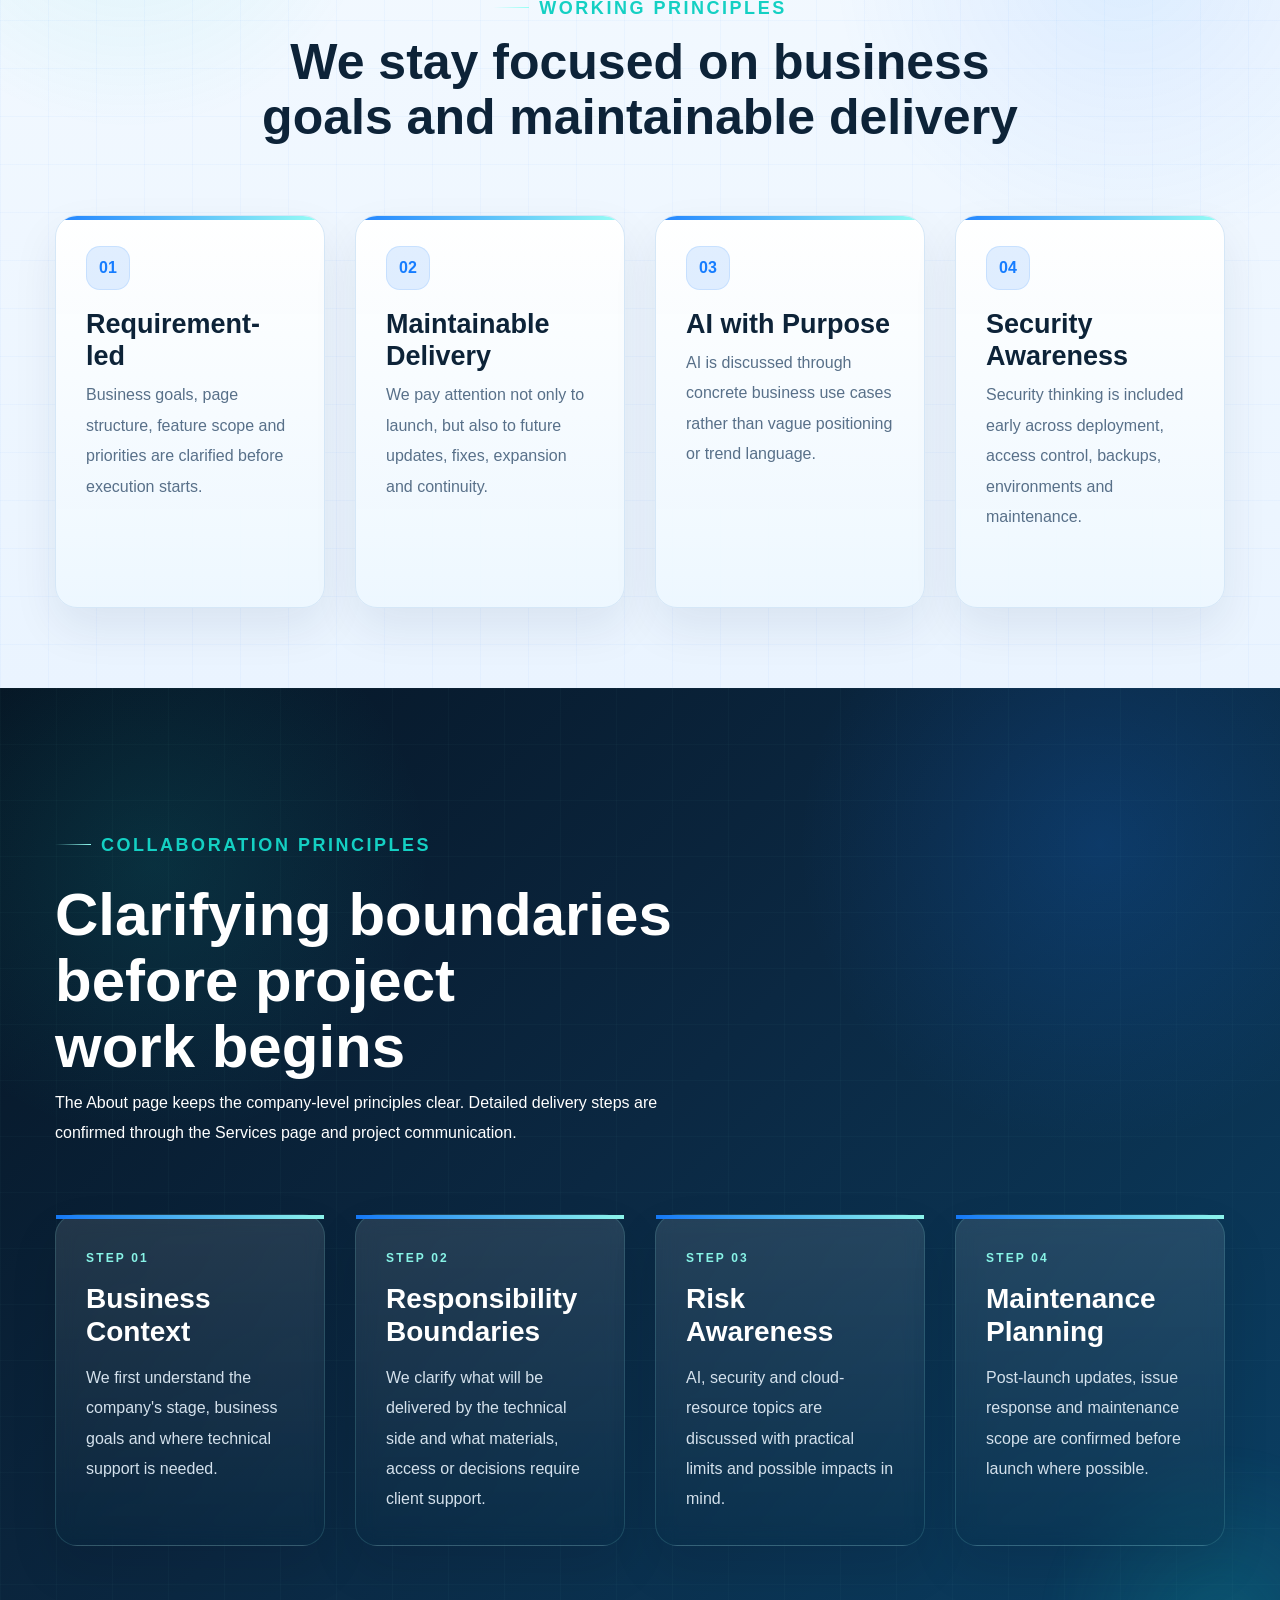
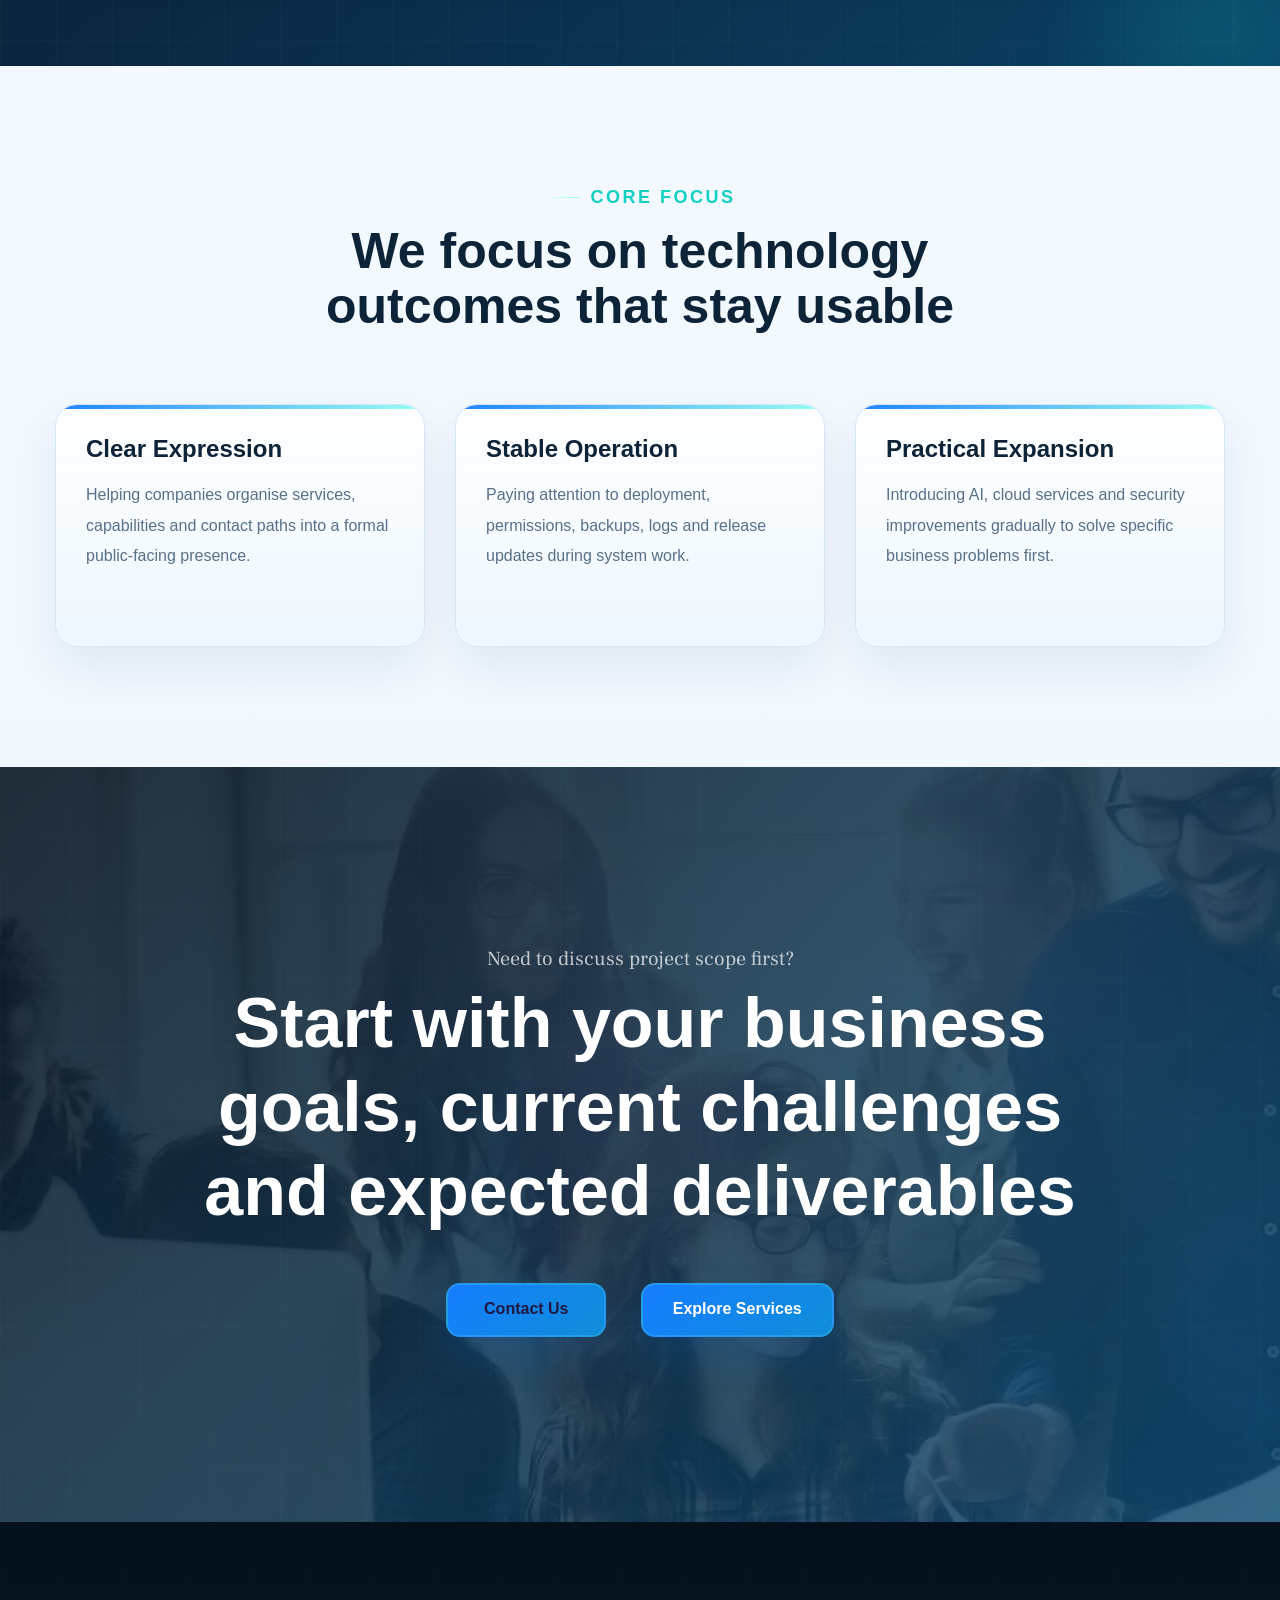
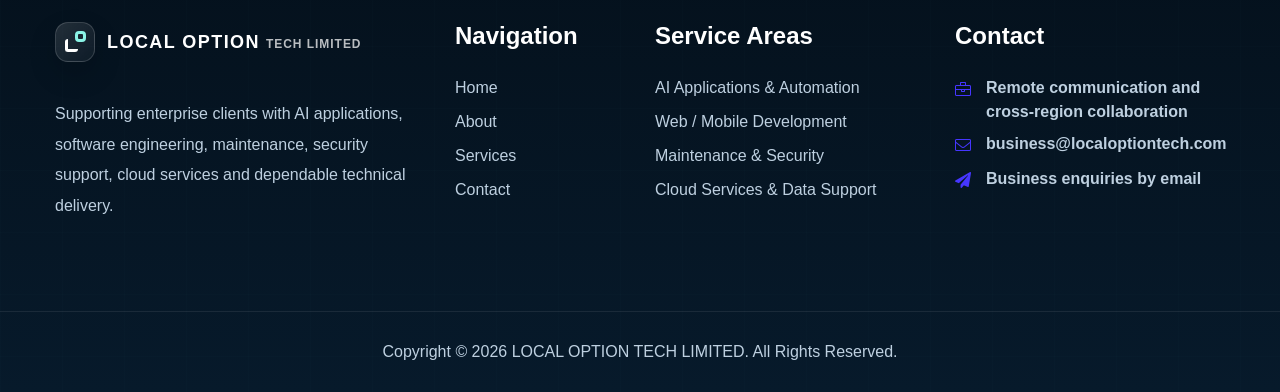
<file: about-en.html>
<!doctype html>
<html class="no-js" lang="en">
    <head>
        <meta charset="utf-8">
        <meta http-equiv="x-ua-compatible" content="ie=edge">
        <title>About | LOCAL OPTION TECH LIMITED</title>
        <meta
            name="description"
            content="Learn about LOCAL OPTION TECH LIMITED, including company positioning, registered business scope, capability coverage and enterprise collaboration approach."
        >
        <meta name="viewport" content="width=device-width, initial-scale=1">
        <link rel="alternate" hreflang="zh-Hant" href="about.html">
        <link rel="alternate" hreflang="en" href="about-en.html">

        <link rel="shortcut icon" type="image/png" href="assets/img/favicon-32.png">
        <link rel="icon" type="image/png" sizes="32x32" href="assets/img/favicon-32.png">
        <link rel="icon" type="image/png" sizes="16x16" href="assets/img/favicon-16.png">
        <link rel="icon" type="image/svg+xml" href="assets/img/favicon.svg">
        <link rel="apple-touch-icon" sizes="180x180" href="assets/img/apple-touch-icon.png">
        <link rel="mask-icon" href="assets/img/favicon.svg" color="#19d3ff">

        <link rel="stylesheet" href="assets/css/bootstrap.min.css">
        <link rel="stylesheet" href="assets/css/slick.css">
        <link rel="stylesheet" href="assets/css/meanmenu.css">
        <link rel="stylesheet" href="assets/css/owl.carousel.min.css">
        <link rel="stylesheet" href="assets/css/animate.min.css">
        <link rel="stylesheet" href="assets/css/jquery.fancybox.min.css">
        <link rel="stylesheet" href="assets/css/fontAwesome5Pro.css">
        <link rel="stylesheet" href="assets/css/elegantFont.css">
        <link rel="stylesheet" href="assets/css/default.css">
        <link rel="stylesheet" href="assets/css/style.css">
        <link rel="stylesheet" href="assets/css/custom.css">
    </head>
    <body class="lot-inner">
        <div class="scroll-up" id="scroll" style="display: none;">
            <a href="javascript:void(0);"><i class="fas fa-level-up-alt"></i></a>
        </div>

        <header>
            <div class="header__area p-relative header__transparent">
                <div id="header__sticky" class="header__bottom">
                    <div class="container">
                        <div class="row align-items-center">
                            <div class="col-xl-3 col-lg-3 col-md-6 col-sm-6 col-6">
                                <div class="logo lot-brand">
                                    <a href="index-en.html" class="lot-brand-link" aria-label="LOCAL OPTION TECH LIMITED">
                                        <span class="lot-brand-mark" aria-hidden="true"></span>
                                        <span class="lot-brand-copy">
                                            <span class="lot-brand-title">LOCAL OPTION</span>
                                            <span class="lot-brand-subtitle">TECH LIMITED</span>
                                        </span>
                                    </a>
                                </div>
                                <div class="logo-gradient lot-brand">
                                    <a href="index-en.html" class="lot-brand-link" aria-label="LOCAL OPTION TECH LIMITED">
                                        <span class="lot-brand-mark" aria-hidden="true"></span>
                                        <span class="lot-brand-copy">
                                            <span class="lot-brand-title">LOCAL OPTION</span>
                                            <span class="lot-brand-subtitle">TECH LIMITED</span>
                                        </span>
                                    </a>
                                </div>
                            </div>
                            <div class="col-xl-9 col-lg-9 col-md-6 col-sm-6 col-6">
                                <div class="header__bottom-right d-flex justify-content-end align-items-center">
                                    <div class="main-menu">
                                        <nav id="mobile-menu">
                                            <ul>
                                                <li><a href="index-en.html">Home</a></li>
                                                <li class="lot-current"><a href="about-en.html">About</a></li>
                                                <li><a href="services-en.html">Services</a></li>
                                                <li><a href="contact-en.html">Contact</a></li>
                                            </ul>
                                        </nav>
                                    </div>
                                    <div class="header__btn d-none d-sm-block d-lg-none d-xl-block ml-50">
                                        <a href="contact-en.html" class="z-btn lot-nav-cta">Contact</a>
                                    </div>
                                    <div class="lot-lang-switch d-none d-sm-flex">
                                        <a href="about.html">中文</a>
                                        <span>/</span>
                                        <a href="about-en.html" class="active">EN</a>
                                    </div>
                                    <div class="sidebar__menu d-lg-none">
                                        <div class="sidebar-toggle-btn" id="sidebar-toggle">
                                            <span class="line"></span>
                                            <span class="line"></span>
                                            <span class="line"></span>
                                        </div>
                                    </div>
                                </div>
                            </div>
                        </div>
                    </div>
                </div>
            </div>
        </header>

        <section class="sidebar__area">
            <div class="sidebar__wrapper">
                <div class="sidebar__close">
                    <button class="sidebar__close-btn" id="sidebar__close-btn">
                        <span><i class="fal fa-times"></i></span>
                        <span>Close</span>
                    </button>
                </div>
                <div class="sidebar__tab">
                    <ul class="nav nav-tabs" id="sidebar-tab" role="tablist">
                        <li class="nav-item">
                            <a class="nav-link active" id="menu-tab" data-toggle="tab" href="#menu" role="tab" aria-controls="menu" aria-selected="true">Menu</a>
                        </li>
                        <li class="nav-item">
                            <a class="nav-link" id="info-tab" data-toggle="tab" href="#info" role="tab" aria-controls="info" aria-selected="false">Contact</a>
                        </li>
                    </ul>
                </div>
                <div class="sidebar__content">
                    <div class="tab-content" id="sidebar-tab-content">
                        <div class="tab-pane fade show active" id="menu" role="tabpanel" aria-labelledby="menu-tab">
                            <div class="logo mb-40 lot-brand">
                                <a href="index-en.html" class="lot-brand-link" aria-label="LOCAL OPTION TECH LIMITED">
                                    <span class="lot-brand-mark" aria-hidden="true"></span>
                                    <span class="lot-brand-copy">
                                        <span class="lot-brand-title">LOCAL OPTION</span>
                                        <span class="lot-brand-subtitle">TECH LIMITED</span>
                                    </span>
                                </a>
                            </div>
                            <div class="mobile-menu"></div>
                        </div>
                        <div class="tab-pane fade" id="info" role="tabpanel" aria-labelledby="info-tab">
                            <div class="sidebar__info">
                                <div class="logo mb-40 lot-brand">
                                <a href="index-en.html" class="lot-brand-link" aria-label="LOCAL OPTION TECH LIMITED">
                                    <span class="lot-brand-mark" aria-hidden="true"></span>
                                    <span class="lot-brand-copy">
                                        <span class="lot-brand-title">LOCAL OPTION</span>
                                        <span class="lot-brand-subtitle">TECH LIMITED</span>
                                    </span>
                                </a>
                            </div>
                                <p class="lot-sidebar-copy">
                                    Starting from the formal registered scope and extending into AI, development,
                                    operations, security and cloud-related business support.
                                </p>
                                <div class="lot-mobile-lang">
                                    <a href="about.html">中文</a>
                                    <span>/</span>
                                    <a href="about-en.html">EN</a>
                                </div>
                                <a href="contact-en.html" class="z-btn z-btn-white">Contact Us</a>
                                <div class="sidebar__contact mt-30">
                                    <ul class="lot-sidebar-list">
                                        <li>
                                            <div class="icon">
                                                <i class="fal fa-briefcase"></i>
                                            </div>
                                            <div class="text">
                                                <span>Remote communication and project collaboration</span>
                                            </div>
                                        </li>
                                        <li>
                                            <div class="icon">
                                                <i class="fal fa-envelope"></i>
                                            </div>
                                            <div class="text">
                                                <span><a href="mailto:business@localoptiontech.com">business@localoptiontech.com</a></span>
                                            </div>
                                        </li>
                                        <li>
                                            <div class="icon">
                                                <i class="fas fa-paper-plane"></i>
                                            </div>
                                            <div class="text">
                                                <span>Business enquiries by email</span>
                                            </div>
                                        </li>
                                    </ul>
                                </div>
                            </div>
                        </div>
                    </div>
                </div>
            </div>
        </section>
        <div class="body-overlay"></div>

        <main>
            <section class="page__title lot-page-title p-relative d-flex align-items-center fix">
                <div class="container">
                    <div class="row">
                        <div class="col-xl-12">
                            <div class="page__title-content mt-100">
                                <h2>About</h2>
                                <nav aria-label="breadcrumb">
                                    <ol class="breadcrumb">
                                        <li class="breadcrumb-item"><a href="index-en.html">Home</a></li>
                                        <li class="breadcrumb-item active" aria-current="page">About</li>
                                    </ol>
                                </nav>
                            </div>
                        </div>
                    </div>
                </div>
            </section>

            <section class="about__area pt-150 pb-120">
                <div class="container">
                    <div class="row align-items-center">
                        <div class="col-xl-6 col-lg-6">
                            <div class="section__title section__title-3 mb-30">
                                <span>Company Overview</span>
                                <h2>LOCAL OPTION TECH LIMITED</h2>
                            </div>
                            <p>
                                LOCAL OPTION TECH LIMITED focuses on business digital transformation and technical support services.
                                The company provides internet technology development, software maintenance, data processing and
                                advertising technology services, while also extending into AI, web and mobile development,
                                maintenance, security support and cloud services where projects require it.
                            </p>
                            <p>
                                We focus on practical technology delivery in real business contexts: understanding business goals,
                                confirming service boundaries, reviewing resource conditions and planning maintenance early.
                            </p>
                            <ul class="lot-check-list mt-35">
                                <li>Registered business scope includes internet technology development, software maintenance, data processing and advertising technology services.</li>
                                <li>Capability coverage can extend to AI applications, information security, mobile development, web development, maintenance, system security and cloud services.</li>
                                <li>Emphasis is placed on project boundaries, delivery quality and ongoing maintenance rather than broad unsupported claims.</li>
                            </ul>
                        </div>
                        <div class="col-xl-5 offset-xl-1 col-lg-6">
                            <div class="lot-illustration-card mb-30 wow fadeInUp" data-wow-delay=".2s">
                                <img src="assets/img/lot/about-enterprise.svg" alt="LOCAL OPTION TECH enterprise service coverage visual">
                            </div>
                            <div class="lot-text-slab wow fadeInUp" data-wow-delay=".4s">
                                <h3>Company Positioning</h3>
                                <p>
                                    LOCAL OPTION TECH LIMITED is suitable as a technical collaboration partner in enterprise
                                    digital transformation projects, supporting requirement clarification, solution alignment,
                                    development support and ongoing maintenance.
                                </p>
                            </div>
                        </div>
                    </div>
                </div>
            </section>

            <section class="services__area lot-service-summary pt-115 pb-80">
                <div class="container">
                    <div class="row">
                        <div class="col-xl-10 offset-xl-1 col-lg-12">
                            <div class="section__title section__title-3 text-center mb-70">
                                <span>Working Principles</span>
                                <h2>We stay focused on business goals and maintainable delivery</h2>
                            </div>
                        </div>
                    </div>
                    <div class="row">
                        <div class="col-xl-3 col-lg-6 col-md-6">
                            <div class="lot-pillar-card wow fadeInUp" data-wow-delay=".2s">
                                <span class="lot-pillar-no">01</span>
                                <h3>Requirement-led</h3>
                                <p>Business goals, page structure, feature scope and priorities are clarified before execution starts.</p>
                            </div>
                        </div>
                        <div class="col-xl-3 col-lg-6 col-md-6">
                            <div class="lot-pillar-card wow fadeInUp" data-wow-delay=".3s">
                                <span class="lot-pillar-no">02</span>
                                <h3>Maintainable Delivery</h3>
                                <p>We pay attention not only to launch, but also to future updates, fixes, expansion and continuity.</p>
                            </div>
                        </div>
                        <div class="col-xl-3 col-lg-6 col-md-6">
                            <div class="lot-pillar-card wow fadeInUp" data-wow-delay=".4s">
                                <span class="lot-pillar-no">03</span>
                                <h3>AI with Purpose</h3>
                                <p>AI is discussed through concrete business use cases rather than vague positioning or trend language.</p>
                            </div>
                        </div>
                        <div class="col-xl-3 col-lg-6 col-md-6">
                            <div class="lot-pillar-card wow fadeInUp" data-wow-delay=".5s">
                                <span class="lot-pillar-no">04</span>
                                <h3>Security Awareness</h3>
                                <p>Security thinking is included early across deployment, access control, backups, environments and maintenance.</p>
                            </div>
                        </div>
                    </div>
                </div>
            </section>

            <section class="lot-process-area pt-140 pb-120">
                <div class="container">
                    <div class="row align-items-end mb-50">
                        <div class="col-xl-7 col-lg-8">
                            <div class="section__title section__title-2">
                                <span>Collaboration Principles</span>
                                <h2>Clarifying boundaries before project work begins</h2>
                                <p>
                                    The About page keeps the company-level principles clear. Detailed delivery steps are
                                    confirmed through the Services page and project communication.
                                </p>
                            </div>
                        </div>
                    </div>
                    <div class="row">
                        <div class="col-xl-3 col-lg-6 col-md-6">
                            <div class="lot-process-card wow fadeInUp" data-wow-delay=".2s">
                                <span class="lot-process-step">Step 01</span>
                                <h3>Business Context</h3>
                                <p>We first understand the company's stage, business goals and where technical support is needed.</p>
                            </div>
                        </div>
                        <div class="col-xl-3 col-lg-6 col-md-6">
                            <div class="lot-process-card wow fadeInUp" data-wow-delay=".3s">
                                <span class="lot-process-step">Step 02</span>
                                <h3>Responsibility Boundaries</h3>
                                <p>We clarify what will be delivered by the technical side and what materials, access or decisions require client support.</p>
                            </div>
                        </div>
                        <div class="col-xl-3 col-lg-6 col-md-6">
                            <div class="lot-process-card wow fadeInUp" data-wow-delay=".4s">
                                <span class="lot-process-step">Step 03</span>
                                <h3>Risk Awareness</h3>
                                <p>AI, security and cloud-resource topics are discussed with practical limits and possible impacts in mind.</p>
                            </div>
                        </div>
                        <div class="col-xl-3 col-lg-6 col-md-6">
                            <div class="lot-process-card wow fadeInUp" data-wow-delay=".5s">
                                <span class="lot-process-step">Step 04</span>
                                <h3>Maintenance Planning</h3>
                                <p>Post-launch updates, issue response and maintenance scope are confirmed before launch where possible.</p>
                            </div>
                        </div>
                    </div>
                </div>
            </section>

            <section class="about__area pt-115 pb-120">
                <div class="container">
                    <div class="row">
                        <div class="col-xl-10 offset-xl-1 col-lg-12">
                            <div class="section__title section__title-3 text-center mb-70">
                                <span>Core Focus</span>
                                <h2>We focus on technology outcomes that stay usable</h2>
                            </div>
                        </div>
                    </div>
                    <div class="row">
                        <div class="col-xl-4 col-lg-4 col-md-6">
                            <div class="lot-detail-card mb-30 wow fadeInUp" data-wow-delay=".2s">
                                <h3>Clear Expression</h3>
                                <p>Helping companies organise services, capabilities and contact paths into a formal public-facing presence.</p>
                            </div>
                        </div>
                        <div class="col-xl-4 col-lg-4 col-md-6">
                            <div class="lot-detail-card mb-30 wow fadeInUp" data-wow-delay=".3s">
                                <h3>Stable Operation</h3>
                                <p>Paying attention to deployment, permissions, backups, logs and release updates during system work.</p>
                            </div>
                        </div>
                        <div class="col-xl-4 col-lg-4 col-md-6">
                            <div class="lot-detail-card mb-30 wow fadeInUp" data-wow-delay=".4s">
                                <h3>Practical Expansion</h3>
                                <p>Introducing AI, cloud services and security improvements gradually to solve specific business problems first.</p>
                            </div>
                        </div>
                    </div>
                </div>
            </section>

            <section class="cta__area lot-cta pt-180 pb-155">
                <div class="container">
                    <div class="row">
                        <div class="col-xl-10 offset-xl-1">
                            <div class="cta__content text-center">
                                <span class="wow fadeInUp" data-wow-delay=".2s">Need to discuss project scope first?</span>
                                <h1 class="wow fadeInUp" data-wow-delay=".4s">Start with your business goals, current challenges and expected deliverables</h1>
                                <div class="cta__btn wow fadeInUp" data-wow-delay=".6s">
                                    <a href="contact-en.html" class="z-btn z-btn-white mb-30">Contact Us</a>
                                    <a href="services-en.html" class="z-btn z-btn-transparent mb-30">Explore Services</a>
                                </div>
                            </div>
                        </div>
                    </div>
                </div>
            </section>
        </main>

        <footer>
            <div class="footer__area pt-100">
                <div class="footer__top pb-45">
                    <div class="container">
                        <div class="row">
                            <div class="col-xl-4 col-lg-4 col-md-6 col-sm-6">
                                <div class="footer__widget lot-footer-brand mb-45 wow fadeInUp" data-wow-delay=".2s">
                                    <div class="footer__widget-title mb-30">
                                        <div class="lot-brand">
                                            <a href="index-en.html" class="lot-brand-link" aria-label="LOCAL OPTION TECH LIMITED">
                                                <span class="lot-brand-mark" aria-hidden="true"></span>
                                                <span class="lot-brand-copy">
                                                    <span class="lot-brand-title">LOCAL OPTION</span>
                                                    <span class="lot-brand-subtitle">TECH LIMITED</span>
                                                </span>
                                            </a>
                                        </div>
                                    </div>
                                    <div class="footer__widget-content">
                                        <p>
                                            Supporting enterprise clients with AI applications, software engineering,
                                            maintenance, security support, cloud services and dependable technical delivery.
                                        </p>
                                    </div>
                                </div>
                            </div>
                            <div class="col-xl-2 col-lg-2 col-md-6 col-sm-6">
                                <div class="footer__widget mb-45 wow fadeInUp" data-wow-delay=".3s">
                                    <div class="footer__widget-title">
                                        <h4>Navigation</h4>
                                    </div>
                                    <div class="footer__widget-content">
                                        <div class="footer__links">
                                            <ul>
                                                <li><a href="index-en.html">Home</a></li>
                                                <li><a href="about-en.html">About</a></li>
                                                <li><a href="services-en.html">Services</a></li>
                                                <li><a href="contact-en.html">Contact</a></li>
                                            </ul>
                                        </div>
                                    </div>
                                </div>
                            </div>
                            <div class="col-xl-3 col-lg-3 col-md-6 col-sm-6">
                                <div class="footer__widget mb-45 wow fadeInUp" data-wow-delay=".4s">
                                    <div class="footer__widget-title">
                                        <h4>Service Areas</h4>
                                    </div>
                                    <div class="footer__widget-content">
                                        <div class="footer__links">
                                            <ul>
                                                <li><a href="services-en.html">AI Applications &amp; Automation</a></li>
                                                <li><a href="services-en.html">Web / Mobile Development</a></li>
                                                <li><a href="services-en.html">Maintenance &amp; Security</a></li>
                                                <li><a href="services-en.html">Cloud Services &amp; Data Support</a></li>
                                            </ul>
                                        </div>
                                    </div>
                                </div>
                            </div>
                            <div class="col-xl-3 col-lg-3 col-md-6 col-sm-6">
                                <div class="footer__widget mb-45 wow fadeInUp" data-wow-delay=".5s">
                                    <div class="footer__widget-title">
                                        <h4>Contact</h4>
                                    </div>
                                    <div class="footer__widget-content">
                                        <div class="footer__info">
                                            <ul>
                                                <li>
                                                    <div class="icon">
                                                        <i class="fal fa-briefcase"></i>
                                                    </div>
                                                    <div class="text">
                                                        <span>Remote communication and cross-region collaboration</span>
                                                    </div>
                                                </li>
                                                <li>
                                                    <div class="icon">
                                                        <i class="fal fa-envelope"></i>
                                                    </div>
                                                    <div class="text">
                                                        <span><a href="mailto:business@localoptiontech.com">business@localoptiontech.com</a></span>
                                                    </div>
                                                </li>
                                                <li>
                                                    <div class="icon">
                                                        <i class="fas fa-paper-plane"></i>
                                                    </div>
                                                    <div class="text">
                                                        <span>Business enquiries by email</span>
                                                    </div>
                                                </li>
                                            </ul>
                                        </div>
                                    </div>
                                </div>
                            </div>
                        </div>
                    </div>
                </div>
                <div class="footer__copyright">
                    <div class="container">
                        <div class="row align-items-center">
                            <div class="col-xl-12">
                                <div class="footer__copyright-text text-center">
                                    <p>Copyright © 2026 LOCAL OPTION TECH LIMITED. All Rights Reserved.</p>
                                </div>
                            </div>
                        </div>
                    </div>
                </div>
            </div>
        </footer>

        <script src="assets/js/vendor/jquery-3.5.1.min.js"></script>
        <script src="assets/js/vendor/waypoints.min.js"></script>
        <script src="assets/js/bootstrap.bundle.min.js"></script>
        <script src="assets/js/jquery.meanmenu.js"></script>
        <script src="assets/js/slick.min.js"></script>
        <script src="assets/js/jquery.fancybox.min.js"></script>
        <script src="assets/js/jquery.counterup.min.js"></script>
        <script src="assets/js/isotope.pkgd.min.js"></script>
        <script src="assets/js/owl.carousel.min.js"></script>
        <script src="assets/js/ajax-form.js"></script>
        <script src="assets/js/wow.min.js"></script>
        <script src="assets/js/imagesloaded.pkgd.min.js"></script>
        <script src="assets/js/main.js"></script>
    </body>
</html>
</file>
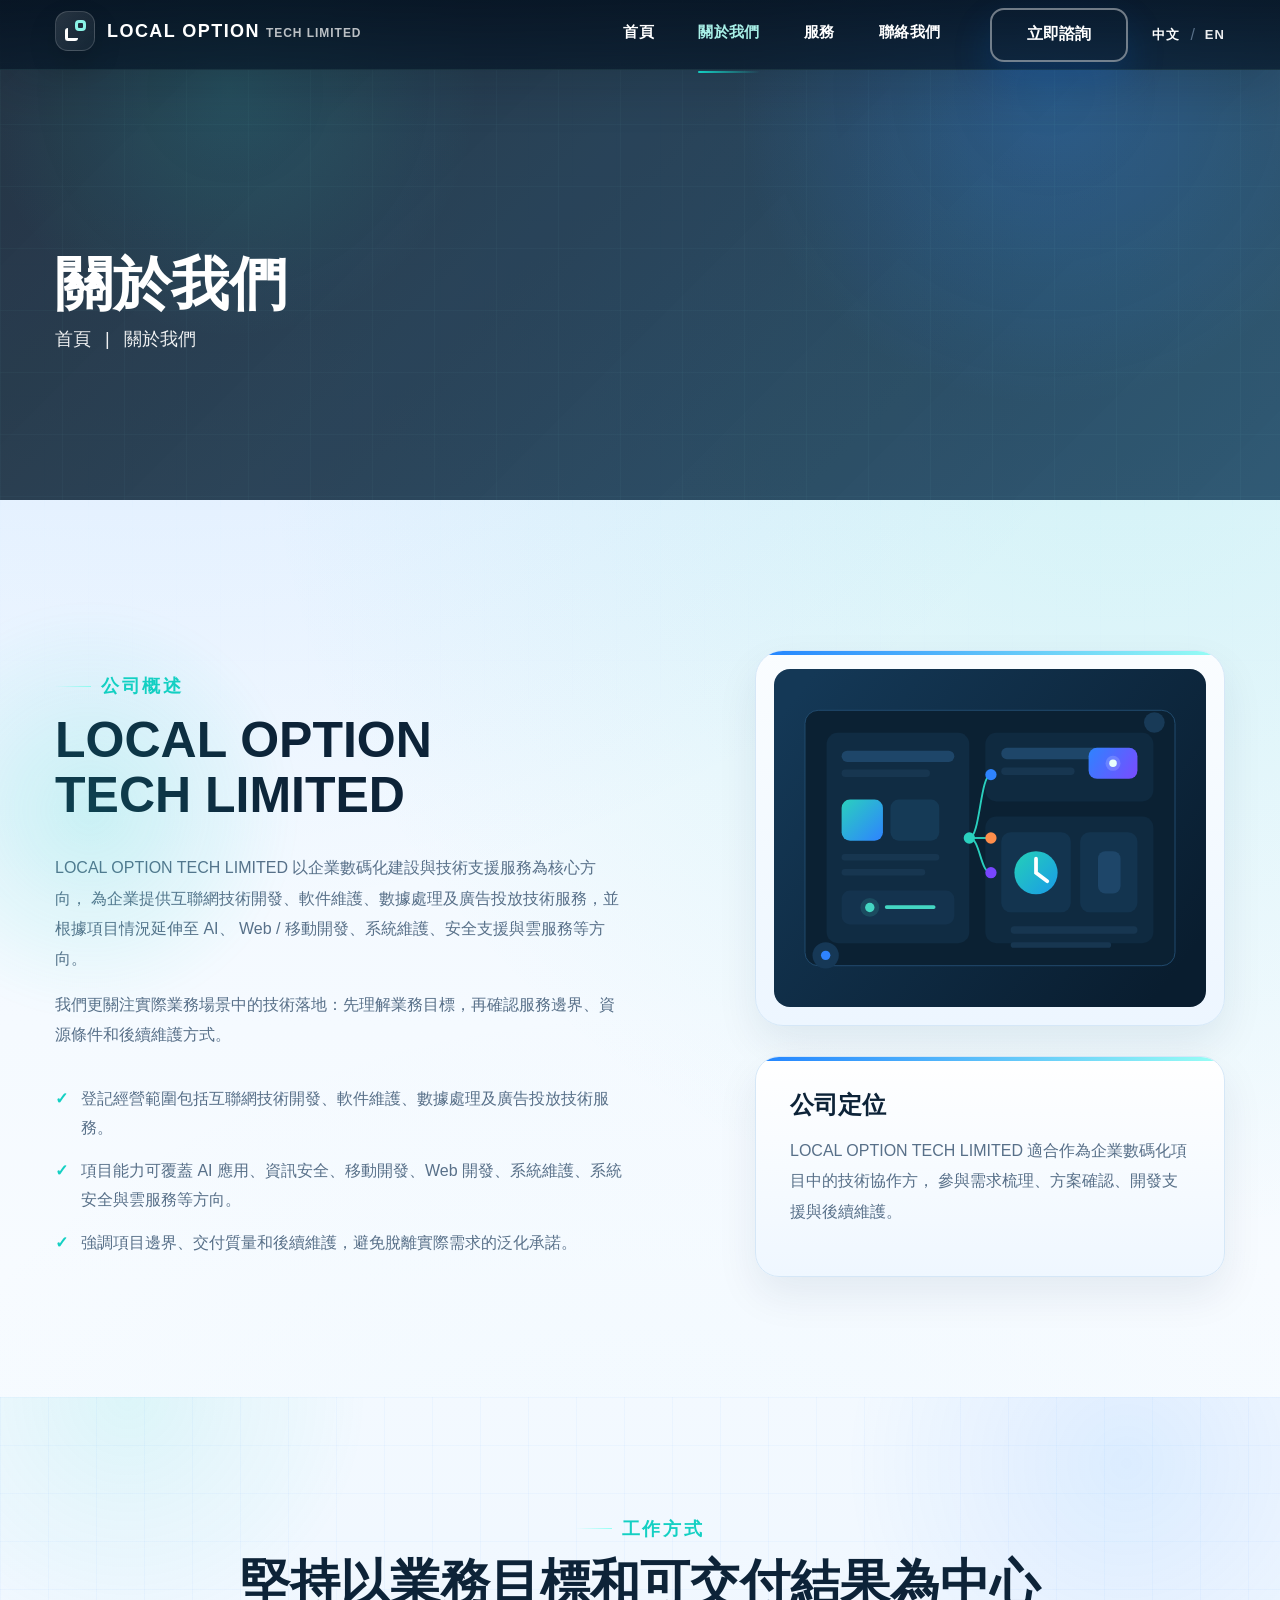
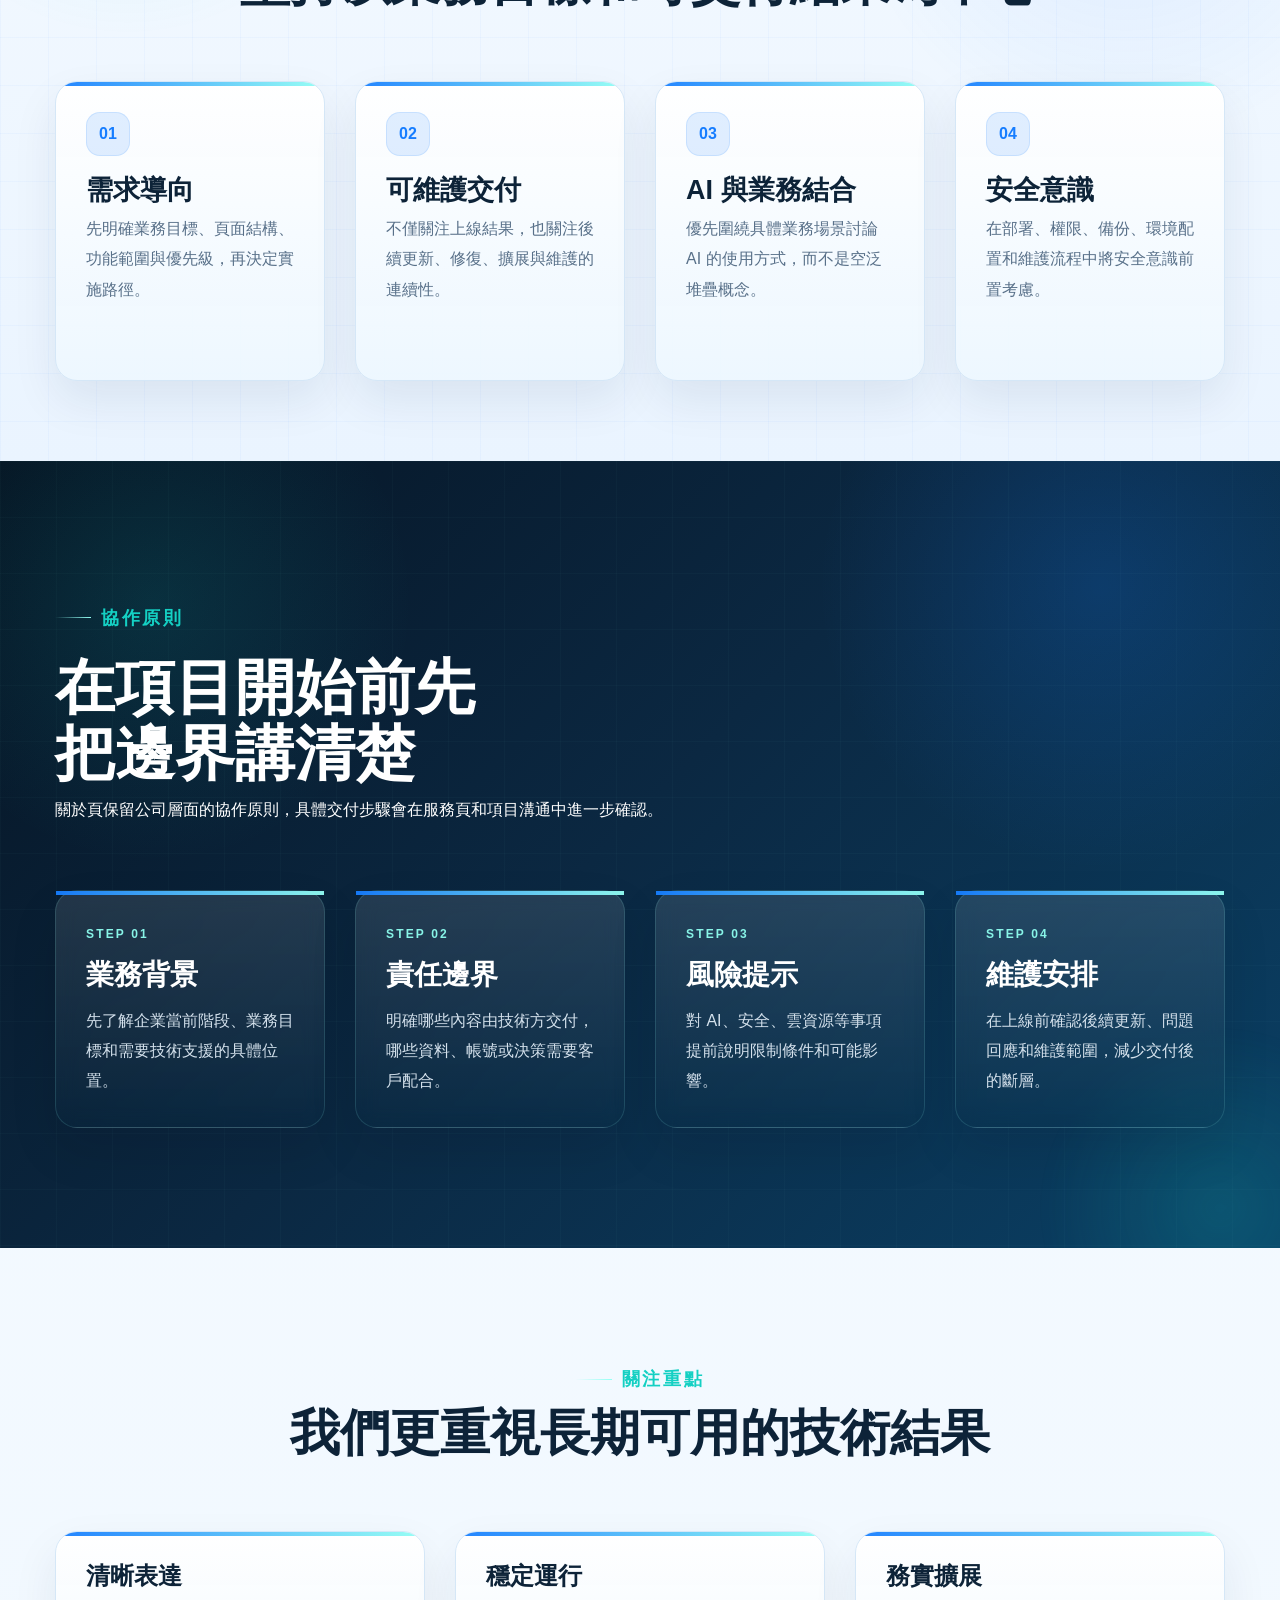
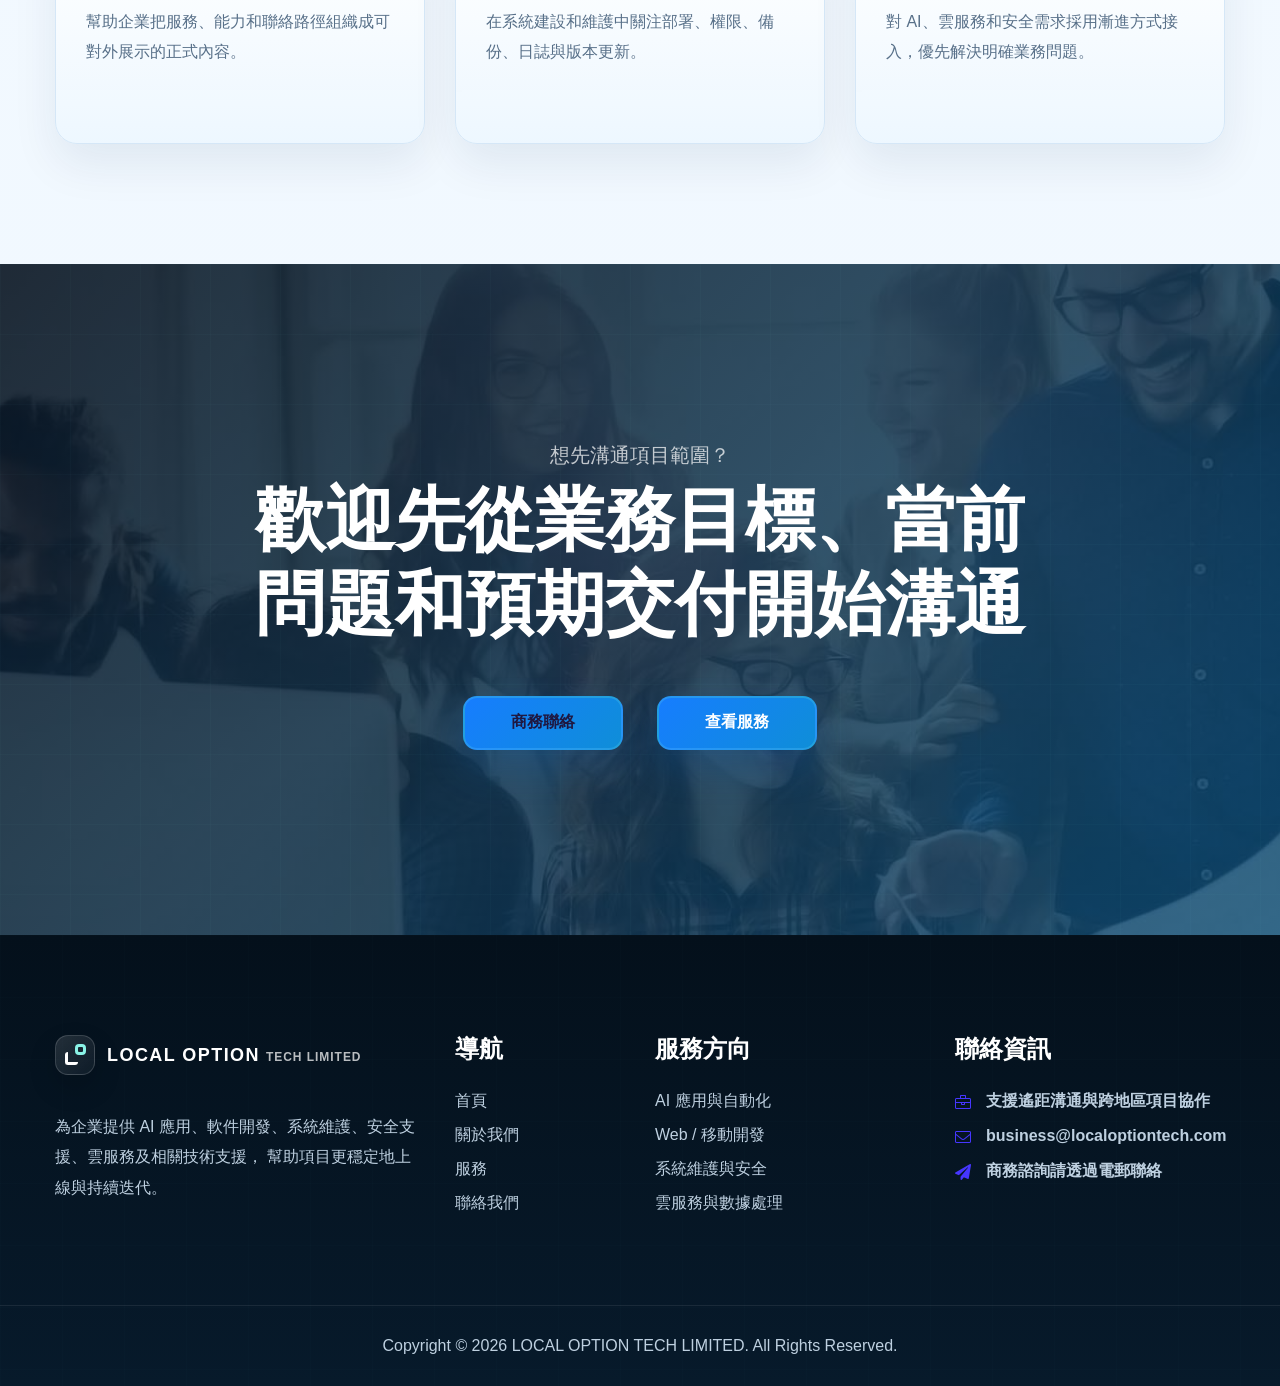
<file: about.html>
<!doctype html>
<html class="no-js" lang="zh-Hant">
    <head>
        <meta charset="utf-8">
        <meta http-equiv="x-ua-compatible" content="ie=edge">
        <title>關於我們 | LOCAL OPTION TECH LIMITED</title>
        <meta
            name="description"
            content="了解 LOCAL OPTION TECH LIMITED 的公司定位、登記經營範圍、技術能力覆蓋與正式項目合作方式。"
        >
        <meta name="viewport" content="width=device-width, initial-scale=1">
        <link rel="alternate" hreflang="zh-Hant" href="about.html">
        <link rel="alternate" hreflang="en" href="about-en.html">

        <link rel="shortcut icon" type="image/png" href="assets/img/favicon-32.png">
        <link rel="icon" type="image/png" sizes="32x32" href="assets/img/favicon-32.png">
        <link rel="icon" type="image/png" sizes="16x16" href="assets/img/favicon-16.png">
        <link rel="icon" type="image/svg+xml" href="assets/img/favicon.svg">
        <link rel="apple-touch-icon" sizes="180x180" href="assets/img/apple-touch-icon.png">
        <link rel="mask-icon" href="assets/img/favicon.svg" color="#19d3ff">

        <link rel="stylesheet" href="assets/css/bootstrap.min.css">
        <link rel="stylesheet" href="assets/css/slick.css">
        <link rel="stylesheet" href="assets/css/meanmenu.css">
        <link rel="stylesheet" href="assets/css/owl.carousel.min.css">
        <link rel="stylesheet" href="assets/css/animate.min.css">
        <link rel="stylesheet" href="assets/css/jquery.fancybox.min.css">
        <link rel="stylesheet" href="assets/css/fontAwesome5Pro.css">
        <link rel="stylesheet" href="assets/css/elegantFont.css">
        <link rel="stylesheet" href="assets/css/default.css">
        <link rel="stylesheet" href="assets/css/style.css">
        <link rel="stylesheet" href="assets/css/custom.css">
    </head>
    <body class="lot-inner">
        <div class="scroll-up" id="scroll" style="display: none;">
            <a href="javascript:void(0);"><i class="fas fa-level-up-alt"></i></a>
        </div>

        <header>
            <div class="header__area p-relative header__transparent">
                <div id="header__sticky" class="header__bottom">
                    <div class="container">
                        <div class="row align-items-center">
                            <div class="col-xl-3 col-lg-3 col-md-6 col-sm-6 col-6">
                                <div class="logo lot-brand">
                                    <a href="index.html" class="lot-brand-link" aria-label="LOCAL OPTION TECH LIMITED">
                                        <span class="lot-brand-mark" aria-hidden="true"></span>
                                        <span class="lot-brand-copy">
                                            <span class="lot-brand-title">LOCAL OPTION</span>
                                            <span class="lot-brand-subtitle">TECH LIMITED</span>
                                        </span>
                                    </a>
                                </div>
                                <div class="logo-gradient lot-brand">
                                    <a href="index.html" class="lot-brand-link" aria-label="LOCAL OPTION TECH LIMITED">
                                        <span class="lot-brand-mark" aria-hidden="true"></span>
                                        <span class="lot-brand-copy">
                                            <span class="lot-brand-title">LOCAL OPTION</span>
                                            <span class="lot-brand-subtitle">TECH LIMITED</span>
                                        </span>
                                    </a>
                                </div>
                            </div>
                            <div class="col-xl-9 col-lg-9 col-md-6 col-sm-6 col-6">
                                <div class="header__bottom-right d-flex justify-content-end align-items-center">
                                    <div class="main-menu">
                                        <nav id="mobile-menu">
                                            <ul>
                                                <li><a href="index.html">首頁</a></li>
                                                <li class="lot-current"><a href="about.html">關於我們</a></li>
                                                <li><a href="services.html">服務</a></li>
                                                <li><a href="contact.html">聯絡我們</a></li>
                                            </ul>
                                        </nav>
                                    </div>
                                    <div class="header__btn d-none d-sm-block d-lg-none d-xl-block ml-50">
                                        <a href="contact.html" class="z-btn lot-nav-cta">立即諮詢</a>
                                    </div>
                                    <div class="lot-lang-switch d-none d-sm-flex">
                                        <a href="about.html" class="active">中文</a>
                                        <span>/</span>
                                        <a href="about-en.html">EN</a>
                                    </div>
                                    <div class="sidebar__menu d-lg-none">
                                        <div class="sidebar-toggle-btn" id="sidebar-toggle">
                                            <span class="line"></span>
                                            <span class="line"></span>
                                            <span class="line"></span>
                                        </div>
                                    </div>
                                </div>
                            </div>
                        </div>
                    </div>
                </div>
            </div>
        </header>

        <section class="sidebar__area">
            <div class="sidebar__wrapper">
                <div class="sidebar__close">
                    <button class="sidebar__close-btn" id="sidebar__close-btn">
                        <span><i class="fal fa-times"></i></span>
                        <span>關閉</span>
                    </button>
                </div>
                <div class="sidebar__tab">
                    <ul class="nav nav-tabs" id="sidebar-tab" role="tablist">
                        <li class="nav-item">
                            <a class="nav-link active" id="menu-tab" data-toggle="tab" href="#menu" role="tab" aria-controls="menu" aria-selected="true">菜單</a>
                        </li>
                        <li class="nav-item">
                            <a class="nav-link" id="info-tab" data-toggle="tab" href="#info" role="tab" aria-controls="info" aria-selected="false">聯絡</a>
                        </li>
                    </ul>
                </div>
                <div class="sidebar__content">
                    <div class="tab-content" id="sidebar-tab-content">
                        <div class="tab-pane fade show active" id="menu" role="tabpanel" aria-labelledby="menu-tab">
                            <div class="logo mb-40 lot-brand">
                                <a href="index.html" class="lot-brand-link" aria-label="LOCAL OPTION TECH LIMITED">
                                    <span class="lot-brand-mark" aria-hidden="true"></span>
                                    <span class="lot-brand-copy">
                                        <span class="lot-brand-title">LOCAL OPTION</span>
                                        <span class="lot-brand-subtitle">TECH LIMITED</span>
                                    </span>
                                </a>
                            </div>
                            <div class="mobile-menu"></div>
                        </div>
                        <div class="tab-pane fade" id="info" role="tabpanel" aria-labelledby="info-tab">
                            <div class="sidebar__info">
                                <div class="logo mb-40 lot-brand">
                                <a href="index.html" class="lot-brand-link" aria-label="LOCAL OPTION TECH LIMITED">
                                    <span class="lot-brand-mark" aria-hidden="true"></span>
                                    <span class="lot-brand-copy">
                                        <span class="lot-brand-title">LOCAL OPTION</span>
                                        <span class="lot-brand-subtitle">TECH LIMITED</span>
                                    </span>
                                </a>
                            </div>
                                <p class="lot-sidebar-copy">
                                    從登記經營範圍出發，為企業提供 AI、開發、運維、安全與雲服務相關技術服務。
                                </p>
                                <div class="lot-mobile-lang">
                                    <a href="about.html">中文</a>
                                    <span>/</span>
                                    <a href="about-en.html">EN</a>
                                </div>
                                <a href="contact.html" class="z-btn z-btn-white">聯絡我們</a>
                                <div class="sidebar__contact mt-30">
                                    <ul class="lot-sidebar-list">
                                        <li>
                                            <div class="icon">
                                                <i class="fal fa-briefcase"></i>
                                            </div>
                                            <div class="text">
                                                <span>支援遙距溝通與項目協作</span>
                                            </div>
                                        </li>
                                        <li>
                                            <div class="icon">
                                                <i class="fal fa-envelope"></i>
                                            </div>
                                            <div class="text">
                                                <span><a href="mailto:business@localoptiontech.com">business@localoptiontech.com</a></span>
                                            </div>
                                        </li>
                                        <li>
                                            <div class="icon">
                                                <i class="fas fa-paper-plane"></i>
                                            </div>
                                            <div class="text">
                                                <span>商務諮詢請透過電郵聯絡</span>
                                            </div>
                                        </li>
                                    </ul>
                                </div>
                            </div>
                        </div>
                    </div>
                </div>
            </div>
        </section>
        <div class="body-overlay"></div>

        <main>
            <section class="page__title lot-page-title p-relative d-flex align-items-center fix">
                <div class="container">
                    <div class="row">
                        <div class="col-xl-12">
                            <div class="page__title-content mt-100">
                                <h2>關於我們</h2>
                                <nav aria-label="breadcrumb">
                                    <ol class="breadcrumb">
                                        <li class="breadcrumb-item"><a href="index.html">首頁</a></li>
                                        <li class="breadcrumb-item active" aria-current="page">關於我們</li>
                                    </ol>
                                </nav>
                            </div>
                        </div>
                    </div>
                </div>
            </section>

            <section class="about__area pt-150 pb-120">
                <div class="container">
                    <div class="row align-items-center">
                        <div class="col-xl-6 col-lg-6">
                            <div class="section__title section__title-3 mb-30">
                                <span>公司概述</span>
                                <h2>LOCAL OPTION TECH LIMITED</h2>
                            </div>
                            <p>
                                LOCAL OPTION TECH LIMITED 以企業數碼化建設與技術支援服務為核心方向，
                                為企業提供互聯網技術開發、軟件維護、數據處理及廣告投放技術服務，並根據項目情況延伸至 AI、
                                Web / 移動開發、系統維護、安全支援與雲服務等方向。
                            </p>
                            <p>
                                我們更關注實際業務場景中的技術落地：先理解業務目標，再確認服務邊界、資源條件和後續維護方式。
                            </p>
                            <ul class="lot-check-list mt-35">
                                <li>登記經營範圍包括互聯網技術開發、軟件維護、數據處理及廣告投放技術服務。</li>
                                <li>項目能力可覆蓋 AI 應用、資訊安全、移動開發、Web 開發、系統維護、系統安全與雲服務等方向。</li>
                                <li>強調項目邊界、交付質量和後續維護，避免脫離實際需求的泛化承諾。</li>
                            </ul>
                        </div>
                        <div class="col-xl-5 offset-xl-1 col-lg-6">
                            <div class="lot-illustration-card mb-30 wow fadeInUp" data-wow-delay=".2s">
                                <img src="assets/img/lot/about-enterprise.svg" alt="LOCAL OPTION TECH 企業服務覆蓋視覺圖">
                            </div>
                            <div class="lot-text-slab wow fadeInUp" data-wow-delay=".4s">
                                <h3>公司定位</h3>
                                <p>
                                    LOCAL OPTION TECH LIMITED 適合作為企業數碼化項目中的技術協作方，
                                    參與需求梳理、方案確認、開發支援與後續維護。
                                </p>
                            </div>
                        </div>
                    </div>
                </div>
            </section>

            <section class="services__area lot-service-summary pt-115 pb-80">
                <div class="container">
                    <div class="row">
                        <div class="col-xl-10 offset-xl-1 col-lg-12">
                            <div class="section__title section__title-3 text-center mb-70">
                                <span>工作方式</span>
                                <h2>堅持以業務目標和可交付結果為中心</h2>
                            </div>
                        </div>
                    </div>
                    <div class="row">
                        <div class="col-xl-3 col-lg-6 col-md-6">
                            <div class="lot-pillar-card wow fadeInUp" data-wow-delay=".2s">
                                <span class="lot-pillar-no">01</span>
                                <h3>需求導向</h3>
                                <p>先明確業務目標、頁面結構、功能範圍與優先級，再決定實施路徑。</p>
                            </div>
                        </div>
                        <div class="col-xl-3 col-lg-6 col-md-6">
                            <div class="lot-pillar-card wow fadeInUp" data-wow-delay=".3s">
                                <span class="lot-pillar-no">02</span>
                                <h3>可維護交付</h3>
                                <p>不僅關注上線結果，也關注後續更新、修復、擴展與維護的連續性。</p>
                            </div>
                        </div>
                        <div class="col-xl-3 col-lg-6 col-md-6">
                            <div class="lot-pillar-card wow fadeInUp" data-wow-delay=".4s">
                                <span class="lot-pillar-no">03</span>
                                <h3>AI 與業務結合</h3>
                                <p>優先圍繞具體業務場景討論 AI 的使用方式，而不是空泛堆疊概念。</p>
                            </div>
                        </div>
                        <div class="col-xl-3 col-lg-6 col-md-6">
                            <div class="lot-pillar-card wow fadeInUp" data-wow-delay=".5s">
                                <span class="lot-pillar-no">04</span>
                                <h3>安全意識</h3>
                                <p>在部署、權限、備份、環境配置和維護流程中將安全意識前置考慮。</p>
                            </div>
                        </div>
                    </div>
                </div>
            </section>

            <section class="lot-process-area pt-140 pb-120">
                <div class="container">
                    <div class="row align-items-end mb-50">
                        <div class="col-xl-7 col-lg-8">
                            <div class="section__title section__title-2">
                                <span>協作原則</span>
                                <h2>在項目開始前先把邊界講清楚</h2>
                                <p>
                                    關於頁保留公司層面的協作原則，具體交付步驟會在服務頁和項目溝通中進一步確認。
                                </p>
                            </div>
                        </div>
                    </div>
                    <div class="row">
                        <div class="col-xl-3 col-lg-6 col-md-6">
                            <div class="lot-process-card wow fadeInUp" data-wow-delay=".2s">
                                <span class="lot-process-step">Step 01</span>
                                <h3>業務背景</h3>
                                <p>先了解企業當前階段、業務目標和需要技術支援的具體位置。</p>
                            </div>
                        </div>
                        <div class="col-xl-3 col-lg-6 col-md-6">
                            <div class="lot-process-card wow fadeInUp" data-wow-delay=".3s">
                                <span class="lot-process-step">Step 02</span>
                                <h3>責任邊界</h3>
                                <p>明確哪些內容由技術方交付，哪些資料、帳號或決策需要客戶配合。</p>
                            </div>
                        </div>
                        <div class="col-xl-3 col-lg-6 col-md-6">
                            <div class="lot-process-card wow fadeInUp" data-wow-delay=".4s">
                                <span class="lot-process-step">Step 03</span>
                                <h3>風險提示</h3>
                                <p>對 AI、安全、雲資源等事項提前說明限制條件和可能影響。</p>
                            </div>
                        </div>
                        <div class="col-xl-3 col-lg-6 col-md-6">
                            <div class="lot-process-card wow fadeInUp" data-wow-delay=".5s">
                                <span class="lot-process-step">Step 04</span>
                                <h3>維護安排</h3>
                                <p>在上線前確認後續更新、問題回應和維護範圍，減少交付後的斷層。</p>
                            </div>
                        </div>
                    </div>
                </div>
            </section>

            <section class="about__area pt-115 pb-120">
                <div class="container">
                    <div class="row">
                        <div class="col-xl-10 offset-xl-1 col-lg-12">
                            <div class="section__title section__title-3 text-center mb-70">
                                <span>關注重點</span>
                                <h2>我們更重視長期可用的技術結果</h2>
                            </div>
                        </div>
                    </div>
                    <div class="row">
                        <div class="col-xl-4 col-lg-4 col-md-6">
                            <div class="lot-detail-card mb-30 wow fadeInUp" data-wow-delay=".2s">
                                <h3>清晰表達</h3>
                                <p>幫助企業把服務、能力和聯絡路徑組織成可對外展示的正式內容。</p>
                            </div>
                        </div>
                        <div class="col-xl-4 col-lg-4 col-md-6">
                            <div class="lot-detail-card mb-30 wow fadeInUp" data-wow-delay=".3s">
                                <h3>穩定運行</h3>
                                <p>在系統建設和維護中關注部署、權限、備份、日誌與版本更新。</p>
                            </div>
                        </div>
                        <div class="col-xl-4 col-lg-4 col-md-6">
                            <div class="lot-detail-card mb-30 wow fadeInUp" data-wow-delay=".4s">
                                <h3>務實擴展</h3>
                                <p>對 AI、雲服務和安全需求採用漸進方式接入，優先解決明確業務問題。</p>
                            </div>
                        </div>
                    </div>
                </div>
            </section>

            <section class="cta__area lot-cta pt-180 pb-155">
                <div class="container">
                    <div class="row">
                        <div class="col-xl-10 offset-xl-1">
                            <div class="cta__content text-center">
                                <span class="wow fadeInUp" data-wow-delay=".2s">想先溝通項目範圍？</span>
                                <h1 class="wow fadeInUp" data-wow-delay=".4s">歡迎先從業務目標、當前問題和預期交付開始溝通</h1>
                                <div class="cta__btn wow fadeInUp" data-wow-delay=".6s">
                                    <a href="contact.html" class="z-btn z-btn-white mb-30">商務聯絡</a>
                                    <a href="services.html" class="z-btn z-btn-transparent mb-30">查看服務</a>
                                </div>
                            </div>
                        </div>
                    </div>
                </div>
            </section>
        </main>

        <footer>
            <div class="footer__area pt-100">
                <div class="footer__top pb-45">
                    <div class="container">
                        <div class="row">
                            <div class="col-xl-4 col-lg-4 col-md-6 col-sm-6">
                                <div class="footer__widget lot-footer-brand mb-45 wow fadeInUp" data-wow-delay=".2s">
                                    <div class="footer__widget-title mb-30">
                                        <div class="lot-brand">
                                            <a href="index.html" class="lot-brand-link" aria-label="LOCAL OPTION TECH LIMITED">
                                                <span class="lot-brand-mark" aria-hidden="true"></span>
                                                <span class="lot-brand-copy">
                                                    <span class="lot-brand-title">LOCAL OPTION</span>
                                                    <span class="lot-brand-subtitle">TECH LIMITED</span>
                                                </span>
                                            </a>
                                        </div>
                                    </div>
                                    <div class="footer__widget-content">
                                        <p>
                                            為企業提供 AI 應用、軟件開發、系統維護、安全支援、雲服務及相關技術支援，
                                            幫助項目更穩定地上線與持續迭代。
                                        </p>
                                    </div>
                                </div>
                            </div>
                            <div class="col-xl-2 col-lg-2 col-md-6 col-sm-6">
                                <div class="footer__widget mb-45 wow fadeInUp" data-wow-delay=".3s">
                                    <div class="footer__widget-title">
                                        <h4>導航</h4>
                                    </div>
                                    <div class="footer__widget-content">
                                        <div class="footer__links">
                                            <ul>
                                                <li><a href="index.html">首頁</a></li>
                                                <li><a href="about.html">關於我們</a></li>
                                                <li><a href="services.html">服務</a></li>
                                                <li><a href="contact.html">聯絡我們</a></li>
                                            </ul>
                                        </div>
                                    </div>
                                </div>
                            </div>
                            <div class="col-xl-3 col-lg-3 col-md-6 col-sm-6">
                                <div class="footer__widget mb-45 wow fadeInUp" data-wow-delay=".4s">
                                    <div class="footer__widget-title">
                                        <h4>服務方向</h4>
                                    </div>
                                    <div class="footer__widget-content">
                                        <div class="footer__links">
                                            <ul>
                                                <li><a href="services.html">AI 應用與自動化</a></li>
                                                <li><a href="services.html">Web / 移動開發</a></li>
                                                <li><a href="services.html">系統維護與安全</a></li>
                                                <li><a href="services.html">雲服務與數據處理</a></li>
                                            </ul>
                                        </div>
                                    </div>
                                </div>
                            </div>
                            <div class="col-xl-3 col-lg-3 col-md-6 col-sm-6">
                                <div class="footer__widget mb-45 wow fadeInUp" data-wow-delay=".5s">
                                    <div class="footer__widget-title">
                                        <h4>聯絡資訊</h4>
                                    </div>
                                    <div class="footer__widget-content">
                                        <div class="footer__info">
                                            <ul>
                                                <li>
                                                    <div class="icon">
                                                        <i class="fal fa-briefcase"></i>
                                                    </div>
                                                    <div class="text">
                                                        <span>支援遙距溝通與跨地區項目協作</span>
                                                    </div>
                                                </li>
                                                <li>
                                                    <div class="icon">
                                                        <i class="fal fa-envelope"></i>
                                                    </div>
                                                    <div class="text">
                                                        <span><a href="mailto:business@localoptiontech.com">business@localoptiontech.com</a></span>
                                                    </div>
                                                </li>
                                                <li>
                                                    <div class="icon">
                                                        <i class="fas fa-paper-plane"></i>
                                                    </div>
                                                    <div class="text">
                                                        <span>商務諮詢請透過電郵聯絡</span>
                                                    </div>
                                                </li>
                                            </ul>
                                        </div>
                                    </div>
                                </div>
                            </div>
                        </div>
                    </div>
                </div>
                <div class="footer__copyright">
                    <div class="container">
                        <div class="row align-items-center">
                            <div class="col-xl-12">
                                <div class="footer__copyright-text text-center">
                                    <p>Copyright © 2026 LOCAL OPTION TECH LIMITED. All Rights Reserved.</p>
                                </div>
                            </div>
                        </div>
                    </div>
                </div>
            </div>
        </footer>

        <script src="assets/js/vendor/jquery-3.5.1.min.js"></script>
        <script src="assets/js/vendor/waypoints.min.js"></script>
        <script src="assets/js/bootstrap.bundle.min.js"></script>
        <script src="assets/js/jquery.meanmenu.js"></script>
        <script src="assets/js/slick.min.js"></script>
        <script src="assets/js/jquery.fancybox.min.js"></script>
        <script src="assets/js/jquery.counterup.min.js"></script>
        <script src="assets/js/isotope.pkgd.min.js"></script>
        <script src="assets/js/owl.carousel.min.js"></script>
        <script src="assets/js/ajax-form.js"></script>
        <script src="assets/js/wow.min.js"></script>
        <script src="assets/js/imagesloaded.pkgd.min.js"></script>
        <script src="assets/js/main.js"></script>
    </body>
</html>
</file>
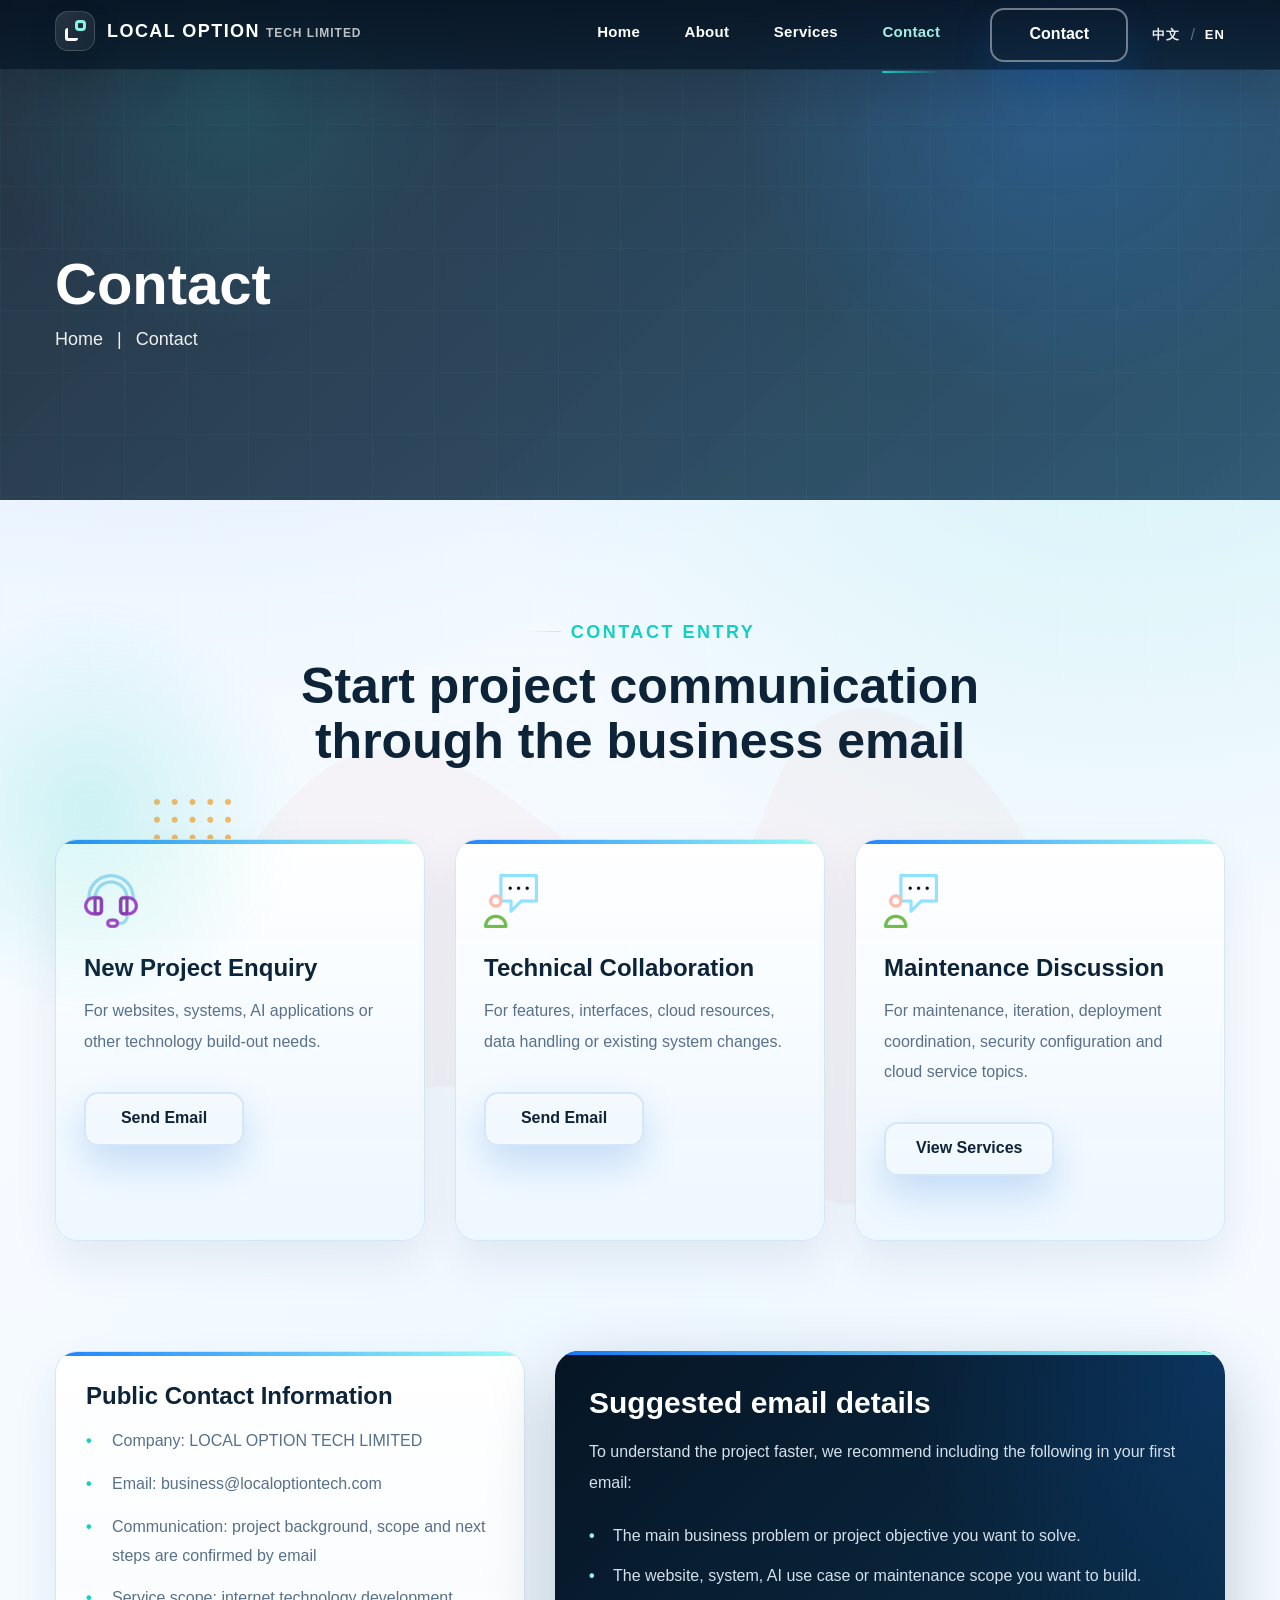
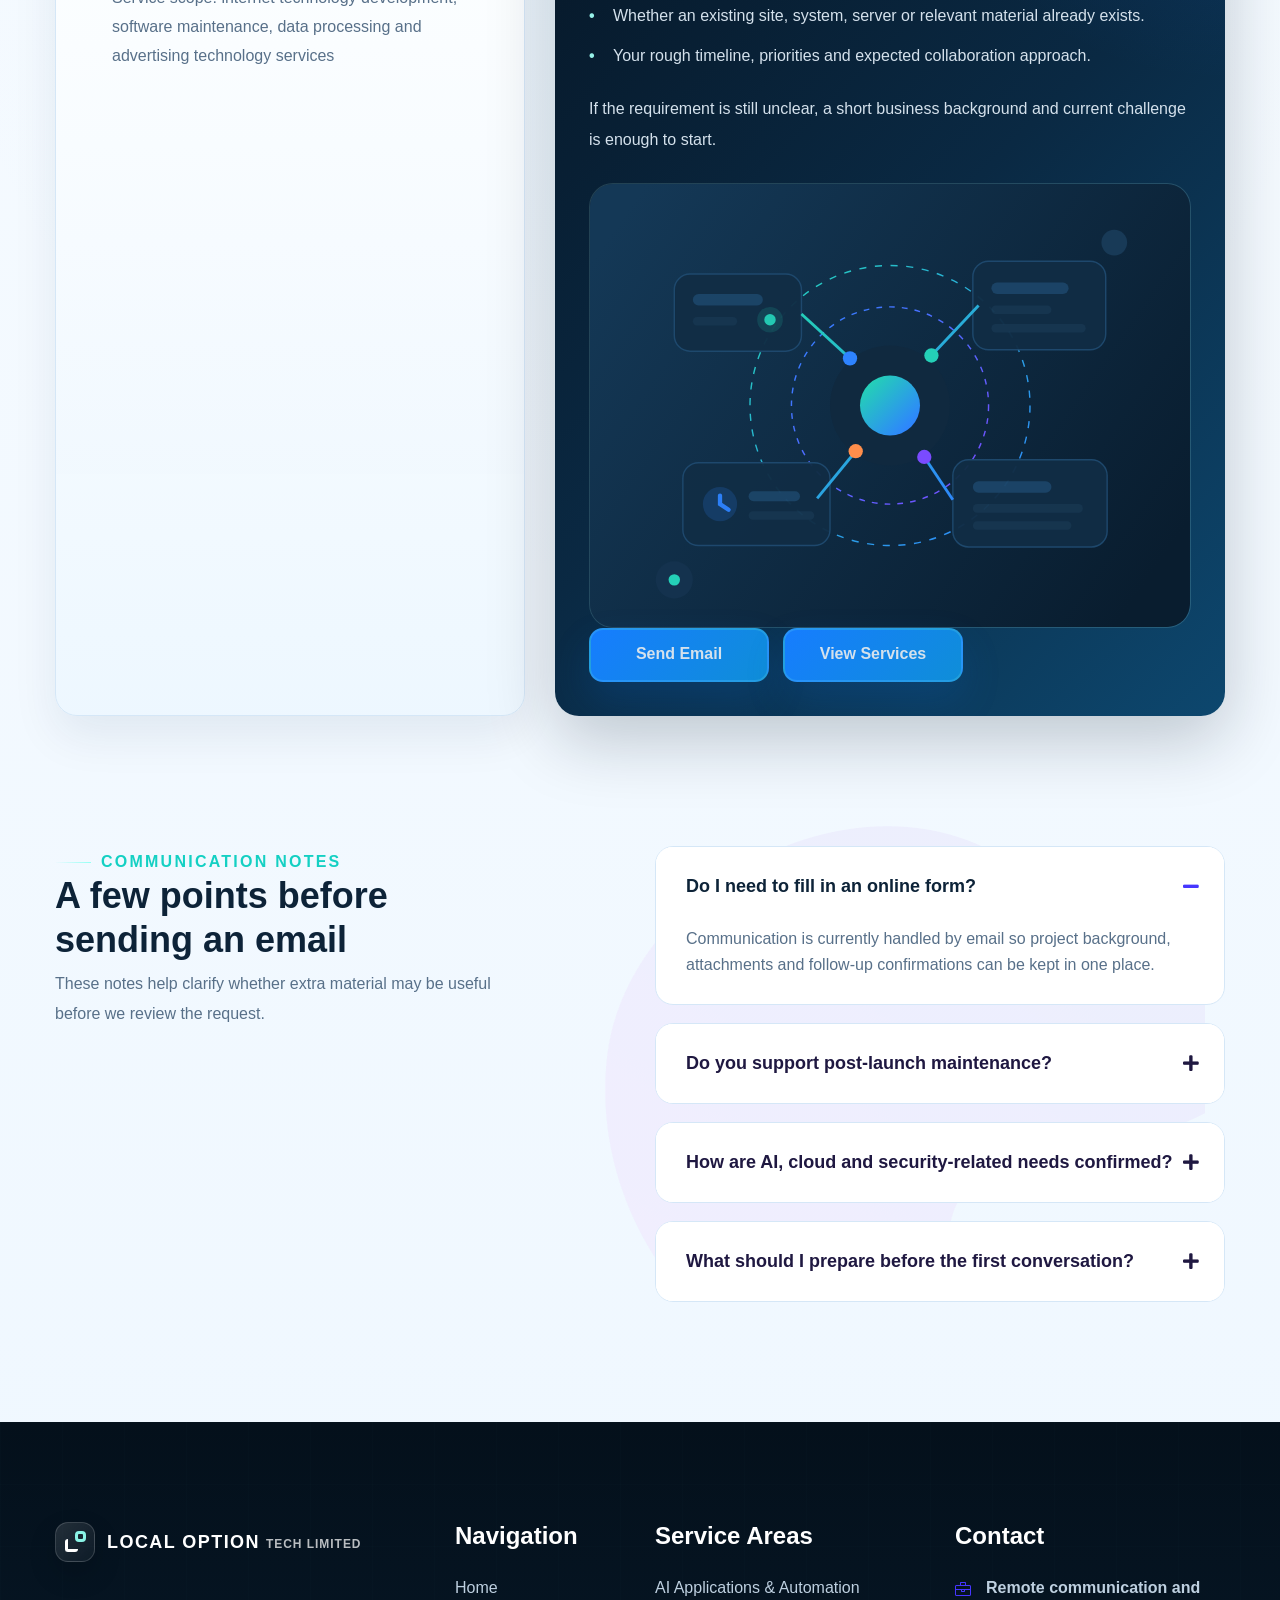
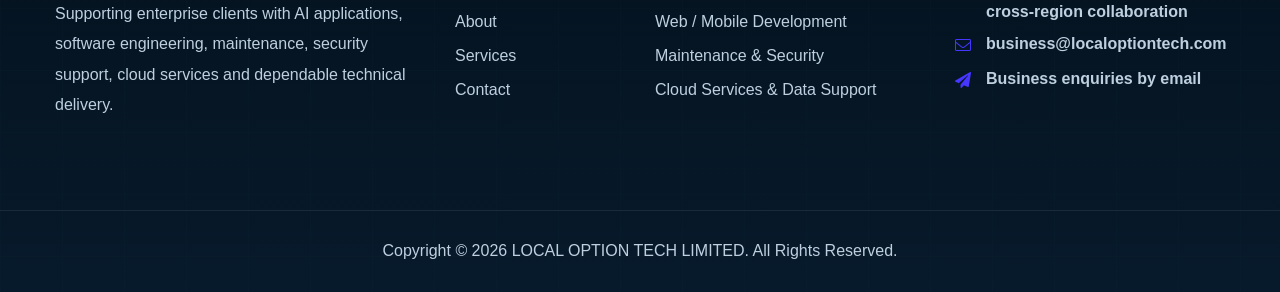
<file: contact-en.html>
<!doctype html>
<html class="no-js" lang="en">
    <head>
        <meta charset="utf-8">
        <meta http-equiv="x-ua-compatible" content="ie=edge">
        <title>Contact | LOCAL OPTION TECH LIMITED</title>
        <meta
            name="description"
            content="Contact LOCAL OPTION TECH LIMITED by email to discuss corporate websites, system development, AI applications and long-term technical support."
        >
        <meta name="viewport" content="width=device-width, initial-scale=1">
        <link rel="alternate" hreflang="zh-Hant" href="contact.html">
        <link rel="alternate" hreflang="en" href="contact-en.html">

        <link rel="shortcut icon" type="image/png" href="assets/img/favicon-32.png">
        <link rel="icon" type="image/png" sizes="32x32" href="assets/img/favicon-32.png">
        <link rel="icon" type="image/png" sizes="16x16" href="assets/img/favicon-16.png">
        <link rel="icon" type="image/svg+xml" href="assets/img/favicon.svg">
        <link rel="apple-touch-icon" sizes="180x180" href="assets/img/apple-touch-icon.png">
        <link rel="mask-icon" href="assets/img/favicon.svg" color="#19d3ff">

        <link rel="stylesheet" href="assets/css/bootstrap.min.css">
        <link rel="stylesheet" href="assets/css/slick.css">
        <link rel="stylesheet" href="assets/css/meanmenu.css">
        <link rel="stylesheet" href="assets/css/owl.carousel.min.css">
        <link rel="stylesheet" href="assets/css/animate.min.css">
        <link rel="stylesheet" href="assets/css/jquery.fancybox.min.css">
        <link rel="stylesheet" href="assets/css/fontAwesome5Pro.css">
        <link rel="stylesheet" href="assets/css/elegantFont.css">
        <link rel="stylesheet" href="assets/css/default.css">
        <link rel="stylesheet" href="assets/css/style.css">
        <link rel="stylesheet" href="assets/css/custom.css">
    </head>
    <body class="lot-inner">
        <div class="scroll-up" id="scroll" style="display: none;">
            <a href="javascript:void(0);"><i class="fas fa-level-up-alt"></i></a>
        </div>

        <header>
            <div class="header__area p-relative header__transparent">
                <div id="header__sticky" class="header__bottom">
                    <div class="container">
                        <div class="row align-items-center">
                            <div class="col-xl-3 col-lg-3 col-md-6 col-sm-6 col-6">
                                <div class="logo lot-brand">
                                    <a href="index-en.html" class="lot-brand-link" aria-label="LOCAL OPTION TECH LIMITED">
                                        <span class="lot-brand-mark" aria-hidden="true"></span>
                                        <span class="lot-brand-copy">
                                            <span class="lot-brand-title">LOCAL OPTION</span>
                                            <span class="lot-brand-subtitle">TECH LIMITED</span>
                                        </span>
                                    </a>
                                </div>
                                <div class="logo-gradient lot-brand">
                                    <a href="index-en.html" class="lot-brand-link" aria-label="LOCAL OPTION TECH LIMITED">
                                        <span class="lot-brand-mark" aria-hidden="true"></span>
                                        <span class="lot-brand-copy">
                                            <span class="lot-brand-title">LOCAL OPTION</span>
                                            <span class="lot-brand-subtitle">TECH LIMITED</span>
                                        </span>
                                    </a>
                                </div>
                            </div>
                            <div class="col-xl-9 col-lg-9 col-md-6 col-sm-6 col-6">
                                <div class="header__bottom-right d-flex justify-content-end align-items-center">
                                    <div class="main-menu">
                                        <nav id="mobile-menu">
                                            <ul>
                                                <li><a href="index-en.html">Home</a></li>
                                                <li><a href="about-en.html">About</a></li>
                                                <li><a href="services-en.html">Services</a></li>
                                                <li class="lot-current"><a href="contact-en.html">Contact</a></li>
                                            </ul>
                                        </nav>
                                    </div>
                                    <div class="header__btn d-none d-sm-block d-lg-none d-xl-block ml-50">
                                        <a href="contact-en.html" class="z-btn lot-nav-cta">Contact</a>
                                    </div>
                                    <div class="lot-lang-switch d-none d-sm-flex">
                                        <a href="contact.html">中文</a>
                                        <span>/</span>
                                        <a href="contact-en.html" class="active">EN</a>
                                    </div>
                                    <div class="sidebar__menu d-lg-none">
                                        <div class="sidebar-toggle-btn" id="sidebar-toggle">
                                            <span class="line"></span>
                                            <span class="line"></span>
                                            <span class="line"></span>
                                        </div>
                                    </div>
                                </div>
                            </div>
                        </div>
                    </div>
                </div>
            </div>
        </header>

        <section class="sidebar__area">
            <div class="sidebar__wrapper">
                <div class="sidebar__close">
                    <button class="sidebar__close-btn" id="sidebar__close-btn">
                        <span><i class="fal fa-times"></i></span>
                        <span>Close</span>
                    </button>
                </div>
                <div class="sidebar__tab">
                    <ul class="nav nav-tabs" id="sidebar-tab" role="tablist">
                        <li class="nav-item">
                            <a class="nav-link active" id="menu-tab" data-toggle="tab" href="#menu" role="tab" aria-controls="menu" aria-selected="true">Menu</a>
                        </li>
                        <li class="nav-item">
                            <a class="nav-link" id="info-tab" data-toggle="tab" href="#info" role="tab" aria-controls="info" aria-selected="false">Contact</a>
                        </li>
                    </ul>
                </div>
                <div class="sidebar__content">
                    <div class="tab-content" id="sidebar-tab-content">
                        <div class="tab-pane fade show active" id="menu" role="tabpanel" aria-labelledby="menu-tab">
                            <div class="logo mb-40 lot-brand">
                                <a href="index-en.html" class="lot-brand-link" aria-label="LOCAL OPTION TECH LIMITED">
                                    <span class="lot-brand-mark" aria-hidden="true"></span>
                                    <span class="lot-brand-copy">
                                        <span class="lot-brand-title">LOCAL OPTION</span>
                                        <span class="lot-brand-subtitle">TECH LIMITED</span>
                                    </span>
                                </a>
                            </div>
                            <div class="mobile-menu"></div>
                        </div>
                        <div class="tab-pane fade" id="info" role="tabpanel" aria-labelledby="info-tab">
                            <div class="sidebar__info">
                                <div class="logo mb-40 lot-brand">
                                <a href="index-en.html" class="lot-brand-link" aria-label="LOCAL OPTION TECH LIMITED">
                                    <span class="lot-brand-mark" aria-hidden="true"></span>
                                    <span class="lot-brand-copy">
                                        <span class="lot-brand-title">LOCAL OPTION</span>
                                        <span class="lot-brand-subtitle">TECH LIMITED</span>
                                    </span>
                                </a>
                            </div>
                                <p class="lot-sidebar-copy">
                                    Business enquiries and technical discussions are welcome by email,
                                    making it easier to align on scope, timing and collaboration needs directly.
                                </p>
                                <div class="lot-mobile-lang">
                                    <a href="contact.html">中文</a>
                                    <span>/</span>
                                    <a href="contact-en.html">EN</a>
                                </div>
                                <a href="mailto:business@localoptiontech.com" class="z-btn z-btn-white">Send Email</a>
                                <div class="sidebar__contact mt-30">
                                    <ul class="lot-sidebar-list">
                                        <li>
                                            <div class="icon">
                                                <i class="fal fa-briefcase"></i>
                                            </div>
                                            <div class="text">
                                                <span>Remote communication and cross-region project collaboration</span>
                                            </div>
                                        </li>
                                        <li>
                                            <div class="icon">
                                                <i class="fal fa-envelope"></i>
                                            </div>
                                            <div class="text">
                                                <span><a href="mailto:business@localoptiontech.com">business@localoptiontech.com</a></span>
                                            </div>
                                        </li>
                                        <li>
                                            <div class="icon">
                                                <i class="fas fa-paper-plane"></i>
                                            </div>
                                            <div class="text">
                                                <span>Business enquiries by email</span>
                                            </div>
                                        </li>
                                    </ul>
                                </div>
                            </div>
                        </div>
                    </div>
                </div>
            </div>
        </section>
        <div class="body-overlay"></div>

        <main>
            <section class="page__title lot-page-title p-relative d-flex align-items-center fix">
                <div class="container">
                    <div class="row">
                        <div class="col-xl-12">
                            <div class="page__title-content mt-100">
                                <h2>Contact</h2>
                                <nav aria-label="breadcrumb">
                                    <ol class="breadcrumb">
                                        <li class="breadcrumb-item"><a href="index-en.html">Home</a></li>
                                        <li class="breadcrumb-item active" aria-current="page">Contact</li>
                                    </ol>
                                </nav>
                            </div>
                        </div>
                    </div>
                </div>
            </section>

            <section class="contact__help p-relative pt-115 pb-90">
                <div class="contact__shape">
                    <img class="dot" src="assets/img/icon/contact/dot.png" alt="">
                    <img class="shape" src="assets/img/icon/contact/shape.png" alt="">
                </div>
                <div class="container">
                    <div class="row">
                        <div class="col-xl-10 offset-xl-1 col-lg-12">
                            <div class="section__title section__title-3 text-center mb-70">
                                <span>Contact Entry</span>
                                <h2>Start project communication through the business email</h2>
                            </div>
                        </div>
                    </div>
                    <div class="row">
                        <div class="col-xl-4 col-lg-4 col-md-6">
                            <div class="lot-contact-help mb-30 wow fadeInUp" data-wow-delay=".2s">
                                <div class="contact__icon">
                                    <img src="assets/img/icon/contact/headset.png" alt="Business enquiry">
                                </div>
                                <h3>New Project Enquiry</h3>
                                <p>For websites, systems, AI applications or other technology build-out needs.</p>
                                <a href="mailto:business@localoptiontech.com" class="z-btn z-btn-border mt-20">Send Email</a>
                            </div>
                        </div>
                        <div class="col-xl-4 col-lg-4 col-md-6">
                            <div class="lot-contact-help mb-30 wow fadeInUp" data-wow-delay=".3s">
                                <div class="contact__icon">
                                    <img src="assets/img/icon/contact/msg.png" alt="Technical discussion">
                                </div>
                                <h3>Technical Collaboration</h3>
                                <p>For features, interfaces, cloud resources, data handling or existing system changes.</p>
                                <a href="mailto:business@localoptiontech.com" class="z-btn z-btn-border mt-20">Send Email</a>
                            </div>
                        </div>
                        <div class="col-xl-4 col-lg-4 col-md-6">
                            <div class="lot-contact-help mb-30 wow fadeInUp" data-wow-delay=".4s">
                                <div class="contact__icon">
                                    <img src="assets/img/icon/contact/msg.png" alt="Ongoing support">
                                </div>
                                <h3>Maintenance Discussion</h3>
                                <p>For maintenance, iteration, deployment coordination, security configuration and cloud service topics.</p>
                                <a href="services-en.html" class="z-btn z-btn-border mt-20">View Services</a>
                            </div>
                        </div>
                    </div>
                </div>
            </section>

            <section class="about__area pt-20 pb-120">
                <div class="container">
                    <div class="row">
                        <div class="col-xl-5 col-lg-6">
                            <div class="lot-contact-card mb-30 wow fadeInUp" data-wow-delay=".2s">
                                <h3>Public Contact Information</h3>
                                <ul class="lot-bullet-list">
                                    <li>Company: LOCAL OPTION TECH LIMITED</li>
                                    <li>Email: <a href="mailto:business@localoptiontech.com">business@localoptiontech.com</a></li>
                                    <li>Communication: project background, scope and next steps are confirmed by email</li>
                                    <li>Service scope: internet technology development, software maintenance, data processing and advertising technology services</li>
                                </ul>
                            </div>
                        </div>
                        <div class="col-xl-7 col-lg-6">
                            <div class="lot-contact-panel wow fadeInUp" data-wow-delay=".3s">
                                <h3>Suggested email details</h3>
                                <p>
                                    To understand the project faster, we recommend including the following in your first email:
                                </p>
                                <ul>
                                    <li>The main business problem or project objective you want to solve.</li>
                                    <li>The website, system, AI use case or maintenance scope you want to build.</li>
                                    <li>Whether an existing site, system, server or relevant material already exists.</li>
                                    <li>Your rough timeline, priorities and expected collaboration approach.</li>
                                </ul>
                                <p>If the requirement is still unclear, a short business background and current challenge is enough to start.</p>
                                <div class="lot-contact-visual">
                                    <img src="assets/img/lot/contact-enterprise.svg" alt="LOCAL OPTION TECH business contact and project discussion visual">
                                </div>
                                <div class="lot-contact-actions">
                                    <a href="mailto:business@localoptiontech.com" class="z-btn">Send Email</a>
                                    <a href="services-en.html" class="z-btn z-btn-white">View Services</a>
                                </div>
                            </div>
                        </div>
                    </div>
                </div>
            </section>

            <section class="faq__area lot-faq-area pt-10 pb-120">
                <div class="container">
                    <div class="row">
                        <div class="col-xl-5 col-lg-5">
                            <div class="section-title mb-45">
                                <span>Communication Notes</span>
                                <h2>A few points before sending an email</h2>
                                <p>
                                    These notes help clarify whether extra material may be useful before we review the request.
                                </p>
                            </div>
                        </div>
                        <div class="col-xl-6 col-lg-7 offset-xl-1">
                            <div class="faq__accordion">
                                <div id="contact-accordion">
                                    <div class="card wow fadeInUp" data-wow-delay=".2s">
                                        <div class="card-header" id="contact_faq_1">
                                            <h5 class="mb-0">
                                                <button class="btn btn-link" data-toggle="collapse" data-target="#contact_collapse_1" aria-expanded="true" aria-controls="contact_collapse_1">
                                                    Do I need to fill in an online form?
                                                </button>
                                            </h5>
                                        </div>
                                        <div id="contact_collapse_1" class="collapse show" aria-labelledby="contact_faq_1" data-parent="#contact-accordion">
                                            <div class="card-body">
                                                Communication is currently handled by email so project background, attachments and follow-up confirmations can be kept in one place.
                                            </div>
                                        </div>
                                    </div>
                                    <div class="card wow fadeInUp" data-wow-delay=".3s">
                                        <div class="card-header" id="contact_faq_2">
                                            <h5 class="mb-0">
                                                <button class="btn btn-link collapsed" data-toggle="collapse" data-target="#contact_collapse_2" aria-expanded="false" aria-controls="contact_collapse_2">
                                                    Do you support post-launch maintenance?
                                                </button>
                                            </h5>
                                        </div>
                                        <div id="contact_collapse_2" class="collapse" aria-labelledby="contact_faq_2" data-parent="#contact-accordion">
                                            <div class="card-body">
                                                Yes. After delivery, maintenance can cover release updates, deployment adjustments, content changes and issue fixes.
                                            </div>
                                        </div>
                                    </div>
                                    <div class="card wow fadeInUp" data-wow-delay=".4s">
                                        <div class="card-header" id="contact_faq_3">
                                            <h5 class="mb-0">
                                                <button class="btn btn-link collapsed" data-toggle="collapse" data-target="#contact_collapse_3" aria-expanded="false" aria-controls="contact_collapse_3">
                                                    How are AI, cloud and security-related needs confirmed?
                                                </button>
                                            </h5>
                                        </div>
                                        <div id="contact_collapse_3" class="collapse" aria-labelledby="contact_faq_3" data-parent="#contact-accordion">
                                            <div class="card-body">
                                                We first confirm the scenario, access requirements, data source and risk boundary, then decide the suitable technical support path.
                                            </div>
                                        </div>
                                    </div>
                                    <div class="card wow fadeInUp" data-wow-delay=".5s">
                                        <div class="card-header" id="contact_faq_4">
                                            <h5 class="mb-0">
                                                <button class="btn btn-link collapsed" data-toggle="collapse" data-target="#contact_collapse_4" aria-expanded="false" aria-controls="contact_collapse_4">
                                                    What should I prepare before the first conversation?
                                                </button>
                                            </h5>
                                        </div>
                                        <div id="contact_collapse_4" class="collapse" aria-labelledby="contact_faq_4" data-parent="#contact-accordion">
                                            <div class="card-body">
                                                Your business background, current issue, desired outcome and rough timing are enough to start; if you already have a website, system or documentation, you can send those too.
                                            </div>
                                        </div>
                                    </div>
                                </div>
                            </div>
                        </div>
                    </div>
                </div>
            </section>
        </main>

        <footer>
            <div class="footer__area pt-100">
                <div class="footer__top pb-45">
                    <div class="container">
                        <div class="row">
                            <div class="col-xl-4 col-lg-4 col-md-6 col-sm-6">
                                <div class="footer__widget lot-footer-brand mb-45 wow fadeInUp" data-wow-delay=".2s">
                                    <div class="footer__widget-title mb-30">
                                        <div class="lot-brand">
                                            <a href="index-en.html" class="lot-brand-link" aria-label="LOCAL OPTION TECH LIMITED">
                                                <span class="lot-brand-mark" aria-hidden="true"></span>
                                                <span class="lot-brand-copy">
                                                    <span class="lot-brand-title">LOCAL OPTION</span>
                                                    <span class="lot-brand-subtitle">TECH LIMITED</span>
                                                </span>
                                            </a>
                                        </div>
                                    </div>
                                    <div class="footer__widget-content">
                                        <p>
                                            Supporting enterprise clients with AI applications, software engineering,
                                            maintenance, security support, cloud services and dependable technical delivery.
                                        </p>
                                    </div>
                                </div>
                            </div>
                            <div class="col-xl-2 col-lg-2 col-md-6 col-sm-6">
                                <div class="footer__widget mb-45 wow fadeInUp" data-wow-delay=".3s">
                                    <div class="footer__widget-title">
                                        <h4>Navigation</h4>
                                    </div>
                                    <div class="footer__widget-content">
                                        <div class="footer__links">
                                            <ul>
                                                <li><a href="index-en.html">Home</a></li>
                                                <li><a href="about-en.html">About</a></li>
                                                <li><a href="services-en.html">Services</a></li>
                                                <li><a href="contact-en.html">Contact</a></li>
                                            </ul>
                                        </div>
                                    </div>
                                </div>
                            </div>
                            <div class="col-xl-3 col-lg-3 col-md-6 col-sm-6">
                                <div class="footer__widget mb-45 wow fadeInUp" data-wow-delay=".4s">
                                    <div class="footer__widget-title">
                                        <h4>Service Areas</h4>
                                    </div>
                                    <div class="footer__widget-content">
                                        <div class="footer__links">
                                            <ul>
                                                <li><a href="services-en.html">AI Applications &amp; Automation</a></li>
                                                <li><a href="services-en.html">Web / Mobile Development</a></li>
                                                <li><a href="services-en.html">Maintenance &amp; Security</a></li>
                                                <li><a href="services-en.html">Cloud Services &amp; Data Support</a></li>
                                            </ul>
                                        </div>
                                    </div>
                                </div>
                            </div>
                            <div class="col-xl-3 col-lg-3 col-md-6 col-sm-6">
                                <div class="footer__widget mb-45 wow fadeInUp" data-wow-delay=".5s">
                                    <div class="footer__widget-title">
                                        <h4>Contact</h4>
                                    </div>
                                    <div class="footer__widget-content">
                                        <div class="footer__info">
                                            <ul>
                                                <li>
                                                    <div class="icon">
                                                        <i class="fal fa-briefcase"></i>
                                                    </div>
                                                    <div class="text">
                                                        <span>Remote communication and cross-region collaboration</span>
                                                    </div>
                                                </li>
                                                <li>
                                                    <div class="icon">
                                                        <i class="fal fa-envelope"></i>
                                                    </div>
                                                    <div class="text">
                                                        <span><a href="mailto:business@localoptiontech.com">business@localoptiontech.com</a></span>
                                                    </div>
                                                </li>
                                                <li>
                                                    <div class="icon">
                                                        <i class="fas fa-paper-plane"></i>
                                                    </div>
                                                    <div class="text">
                                                        <span>Business enquiries by email</span>
                                                    </div>
                                                </li>
                                            </ul>
                                        </div>
                                    </div>
                                </div>
                            </div>
                        </div>
                    </div>
                </div>
                <div class="footer__copyright">
                    <div class="container">
                        <div class="row align-items-center">
                            <div class="col-xl-12">
                                <div class="footer__copyright-text text-center">
                                    <p>Copyright © 2026 LOCAL OPTION TECH LIMITED. All Rights Reserved.</p>
                                </div>
                            </div>
                        </div>
                    </div>
                </div>
            </div>
        </footer>

        <script src="assets/js/vendor/jquery-3.5.1.min.js"></script>
        <script src="assets/js/vendor/waypoints.min.js"></script>
        <script src="assets/js/bootstrap.bundle.min.js"></script>
        <script src="assets/js/jquery.meanmenu.js"></script>
        <script src="assets/js/slick.min.js"></script>
        <script src="assets/js/jquery.fancybox.min.js"></script>
        <script src="assets/js/jquery.counterup.min.js"></script>
        <script src="assets/js/isotope.pkgd.min.js"></script>
        <script src="assets/js/owl.carousel.min.js"></script>
        <script src="assets/js/ajax-form.js"></script>
        <script src="assets/js/wow.min.js"></script>
        <script src="assets/js/imagesloaded.pkgd.min.js"></script>
        <script src="assets/js/main.js"></script>
    </body>
</html>
</file>
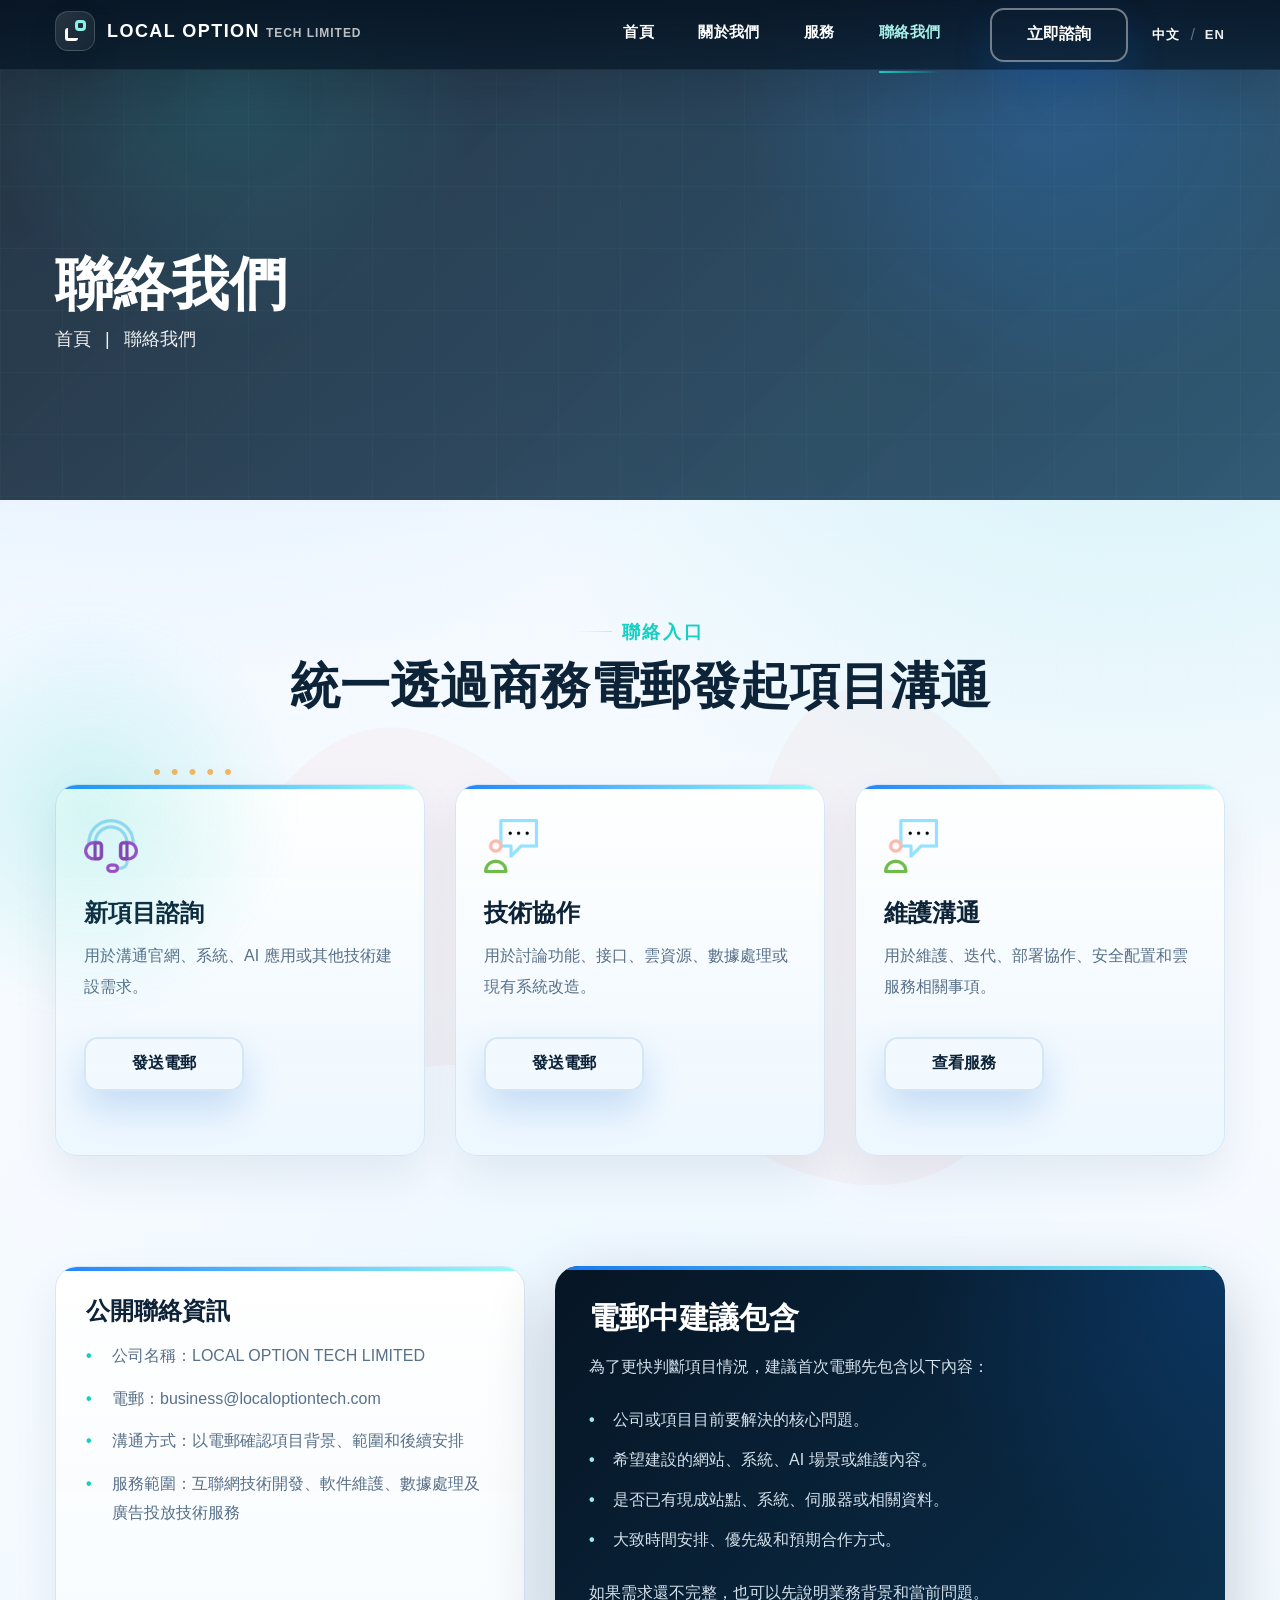
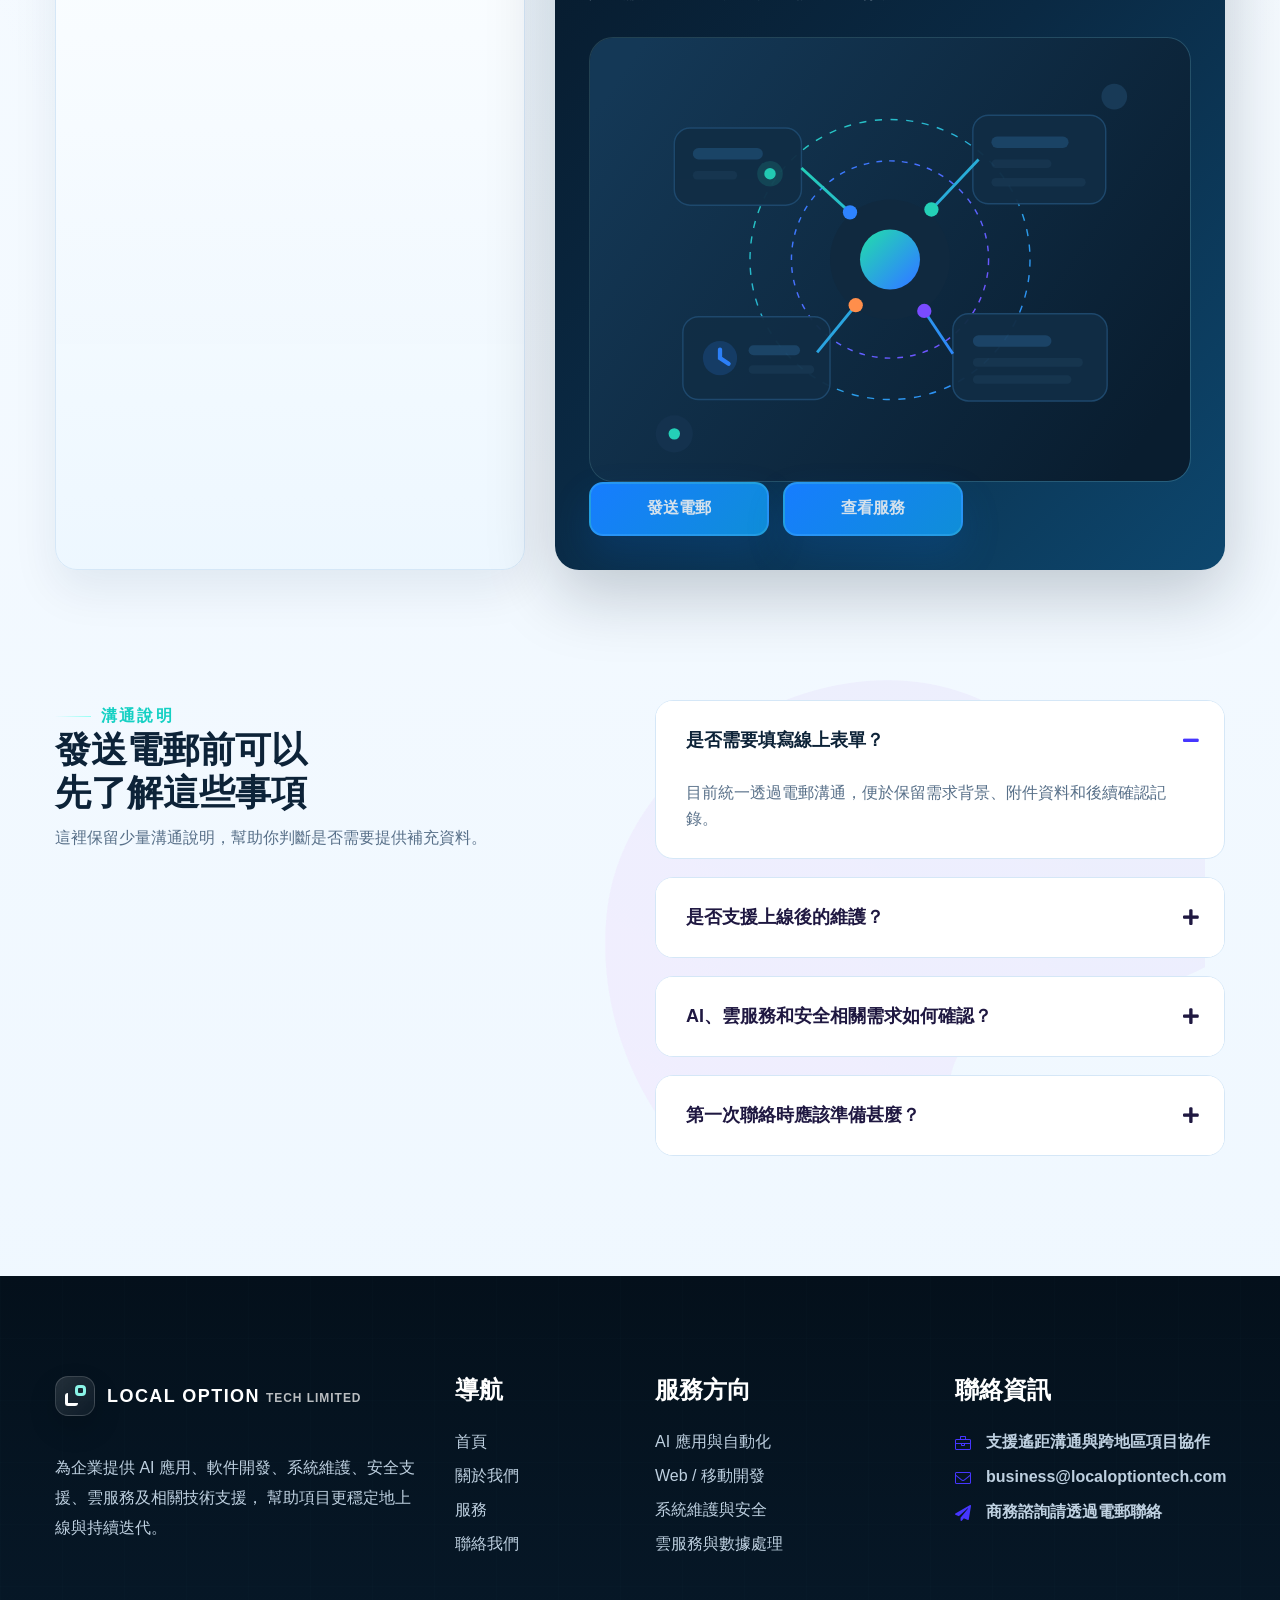
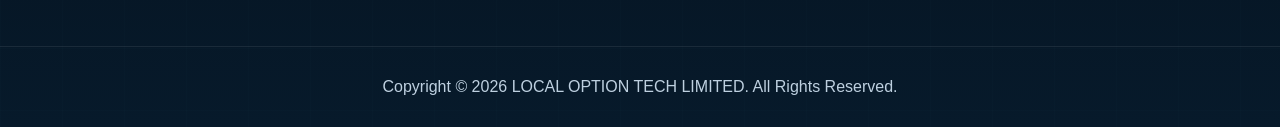
<file: contact.html>
<!doctype html>
<html class="no-js" lang="zh-Hant">
    <head>
        <meta charset="utf-8">
        <meta http-equiv="x-ua-compatible" content="ie=edge">
        <title>聯絡我們 | LOCAL OPTION TECH LIMITED</title>
        <meta
            name="description"
            content="透過電郵聯絡 LOCAL OPTION TECH LIMITED，溝通企業官網、系統開發、AI 應用與長期維護相關需求。"
        >
        <meta name="viewport" content="width=device-width, initial-scale=1">
        <link rel="alternate" hreflang="zh-Hant" href="contact.html">
        <link rel="alternate" hreflang="en" href="contact-en.html">

        <link rel="shortcut icon" type="image/png" href="assets/img/favicon-32.png">
        <link rel="icon" type="image/png" sizes="32x32" href="assets/img/favicon-32.png">
        <link rel="icon" type="image/png" sizes="16x16" href="assets/img/favicon-16.png">
        <link rel="icon" type="image/svg+xml" href="assets/img/favicon.svg">
        <link rel="apple-touch-icon" sizes="180x180" href="assets/img/apple-touch-icon.png">
        <link rel="mask-icon" href="assets/img/favicon.svg" color="#19d3ff">

        <link rel="stylesheet" href="assets/css/bootstrap.min.css">
        <link rel="stylesheet" href="assets/css/slick.css">
        <link rel="stylesheet" href="assets/css/meanmenu.css">
        <link rel="stylesheet" href="assets/css/owl.carousel.min.css">
        <link rel="stylesheet" href="assets/css/animate.min.css">
        <link rel="stylesheet" href="assets/css/jquery.fancybox.min.css">
        <link rel="stylesheet" href="assets/css/fontAwesome5Pro.css">
        <link rel="stylesheet" href="assets/css/elegantFont.css">
        <link rel="stylesheet" href="assets/css/default.css">
        <link rel="stylesheet" href="assets/css/style.css">
        <link rel="stylesheet" href="assets/css/custom.css">
    </head>
    <body class="lot-inner">
        <div class="scroll-up" id="scroll" style="display: none;">
            <a href="javascript:void(0);"><i class="fas fa-level-up-alt"></i></a>
        </div>

        <header>
            <div class="header__area p-relative header__transparent">
                <div id="header__sticky" class="header__bottom">
                    <div class="container">
                        <div class="row align-items-center">
                            <div class="col-xl-3 col-lg-3 col-md-6 col-sm-6 col-6">
                                <div class="logo lot-brand">
                                    <a href="index.html" class="lot-brand-link" aria-label="LOCAL OPTION TECH LIMITED">
                                        <span class="lot-brand-mark" aria-hidden="true"></span>
                                        <span class="lot-brand-copy">
                                            <span class="lot-brand-title">LOCAL OPTION</span>
                                            <span class="lot-brand-subtitle">TECH LIMITED</span>
                                        </span>
                                    </a>
                                </div>
                                <div class="logo-gradient lot-brand">
                                    <a href="index.html" class="lot-brand-link" aria-label="LOCAL OPTION TECH LIMITED">
                                        <span class="lot-brand-mark" aria-hidden="true"></span>
                                        <span class="lot-brand-copy">
                                            <span class="lot-brand-title">LOCAL OPTION</span>
                                            <span class="lot-brand-subtitle">TECH LIMITED</span>
                                        </span>
                                    </a>
                                </div>
                            </div>
                            <div class="col-xl-9 col-lg-9 col-md-6 col-sm-6 col-6">
                                <div class="header__bottom-right d-flex justify-content-end align-items-center">
                                    <div class="main-menu">
                                        <nav id="mobile-menu">
                                            <ul>
                                                <li><a href="index.html">首頁</a></li>
                                                <li><a href="about.html">關於我們</a></li>
                                                <li><a href="services.html">服務</a></li>
                                                <li class="lot-current"><a href="contact.html">聯絡我們</a></li>
                                            </ul>
                                        </nav>
                                    </div>
                                    <div class="header__btn d-none d-sm-block d-lg-none d-xl-block ml-50">
                                        <a href="contact.html" class="z-btn lot-nav-cta">立即諮詢</a>
                                    </div>
                                    <div class="lot-lang-switch d-none d-sm-flex">
                                        <a href="contact.html" class="active">中文</a>
                                        <span>/</span>
                                        <a href="contact-en.html">EN</a>
                                    </div>
                                    <div class="sidebar__menu d-lg-none">
                                        <div class="sidebar-toggle-btn" id="sidebar-toggle">
                                            <span class="line"></span>
                                            <span class="line"></span>
                                            <span class="line"></span>
                                        </div>
                                    </div>
                                </div>
                            </div>
                        </div>
                    </div>
                </div>
            </div>
        </header>

        <section class="sidebar__area">
            <div class="sidebar__wrapper">
                <div class="sidebar__close">
                    <button class="sidebar__close-btn" id="sidebar__close-btn">
                        <span><i class="fal fa-times"></i></span>
                        <span>關閉</span>
                    </button>
                </div>
                <div class="sidebar__tab">
                    <ul class="nav nav-tabs" id="sidebar-tab" role="tablist">
                        <li class="nav-item">
                            <a class="nav-link active" id="menu-tab" data-toggle="tab" href="#menu" role="tab" aria-controls="menu" aria-selected="true">菜單</a>
                        </li>
                        <li class="nav-item">
                            <a class="nav-link" id="info-tab" data-toggle="tab" href="#info" role="tab" aria-controls="info" aria-selected="false">聯絡</a>
                        </li>
                    </ul>
                </div>
                <div class="sidebar__content">
                    <div class="tab-content" id="sidebar-tab-content">
                        <div class="tab-pane fade show active" id="menu" role="tabpanel" aria-labelledby="menu-tab">
                            <div class="logo mb-40 lot-brand">
                                <a href="index.html" class="lot-brand-link" aria-label="LOCAL OPTION TECH LIMITED">
                                    <span class="lot-brand-mark" aria-hidden="true"></span>
                                    <span class="lot-brand-copy">
                                        <span class="lot-brand-title">LOCAL OPTION</span>
                                        <span class="lot-brand-subtitle">TECH LIMITED</span>
                                    </span>
                                </a>
                            </div>
                            <div class="mobile-menu"></div>
                        </div>
                        <div class="tab-pane fade" id="info" role="tabpanel" aria-labelledby="info-tab">
                            <div class="sidebar__info">
                                <div class="logo mb-40 lot-brand">
                                <a href="index.html" class="lot-brand-link" aria-label="LOCAL OPTION TECH LIMITED">
                                    <span class="lot-brand-mark" aria-hidden="true"></span>
                                    <span class="lot-brand-copy">
                                        <span class="lot-brand-title">LOCAL OPTION</span>
                                        <span class="lot-brand-subtitle">TECH LIMITED</span>
                                    </span>
                                </a>
                            </div>
                                <p class="lot-sidebar-copy">
                                    歡迎透過電郵進行商務諮詢與技術溝通，
                                    以更直接的方式確認項目範圍、時間安排與合作需求。
                                </p>
                                <div class="lot-mobile-lang">
                                    <a href="contact.html">中文</a>
                                    <span>/</span>
                                    <a href="contact-en.html">EN</a>
                                </div>
                                <a href="mailto:business@localoptiontech.com" class="z-btn z-btn-white">發送電郵</a>
                                <div class="sidebar__contact mt-30">
                                    <ul class="lot-sidebar-list">
                                        <li>
                                            <div class="icon">
                                                <i class="fal fa-briefcase"></i>
                                            </div>
                                            <div class="text">
                                                <span>支援遙距溝通與跨地區項目協作</span>
                                            </div>
                                        </li>
                                        <li>
                                            <div class="icon">
                                                <i class="fal fa-envelope"></i>
                                            </div>
                                            <div class="text">
                                                <span><a href="mailto:business@localoptiontech.com">business@localoptiontech.com</a></span>
                                            </div>
                                        </li>
                                        <li>
                                            <div class="icon">
                                                <i class="fas fa-paper-plane"></i>
                                            </div>
                                            <div class="text">
                                                <span>商務諮詢請透過電郵聯絡</span>
                                            </div>
                                        </li>
                                    </ul>
                                </div>
                            </div>
                        </div>
                    </div>
                </div>
            </div>
        </section>
        <div class="body-overlay"></div>

        <main>
            <section class="page__title lot-page-title p-relative d-flex align-items-center fix">
                <div class="container">
                    <div class="row">
                        <div class="col-xl-12">
                            <div class="page__title-content mt-100">
                                <h2>聯絡我們</h2>
                                <nav aria-label="breadcrumb">
                                    <ol class="breadcrumb">
                                        <li class="breadcrumb-item"><a href="index.html">首頁</a></li>
                                        <li class="breadcrumb-item active" aria-current="page">聯絡我們</li>
                                    </ol>
                                </nav>
                            </div>
                        </div>
                    </div>
                </div>
            </section>

            <section class="contact__help p-relative pt-115 pb-90">
                <div class="contact__shape">
                    <img class="dot" src="assets/img/icon/contact/dot.png" alt="">
                    <img class="shape" src="assets/img/icon/contact/shape.png" alt="">
                </div>
                <div class="container">
                    <div class="row">
                        <div class="col-xl-10 offset-xl-1 col-lg-12">
                            <div class="section__title section__title-3 text-center mb-70">
                                <span>聯絡入口</span>
                                <h2>統一透過商務電郵發起項目溝通</h2>
                            </div>
                        </div>
                    </div>
                    <div class="row">
                        <div class="col-xl-4 col-lg-4 col-md-6">
                            <div class="lot-contact-help mb-30 wow fadeInUp" data-wow-delay=".2s">
                                <div class="contact__icon">
                                    <img src="assets/img/icon/contact/headset.png" alt="商務諮詢">
                                </div>
                                <h3>新項目諮詢</h3>
                                <p>用於溝通官網、系統、AI 應用或其他技術建設需求。</p>
                                <a href="mailto:business@localoptiontech.com" class="z-btn z-btn-border mt-20">發送電郵</a>
                            </div>
                        </div>
                        <div class="col-xl-4 col-lg-4 col-md-6">
                            <div class="lot-contact-help mb-30 wow fadeInUp" data-wow-delay=".3s">
                                <div class="contact__icon">
                                    <img src="assets/img/icon/contact/msg.png" alt="技術溝通">
                                </div>
                                <h3>技術協作</h3>
                                <p>用於討論功能、接口、雲資源、數據處理或現有系統改造。</p>
                                <a href="mailto:business@localoptiontech.com" class="z-btn z-btn-border mt-20">發送電郵</a>
                            </div>
                        </div>
                        <div class="col-xl-4 col-lg-4 col-md-6">
                            <div class="lot-contact-help mb-30 wow fadeInUp" data-wow-delay=".4s">
                                <div class="contact__icon">
                                    <img src="assets/img/icon/contact/msg.png" alt="長期支援">
                                </div>
                                <h3>維護溝通</h3>
                                <p>用於維護、迭代、部署協作、安全配置和雲服務相關事項。</p>
                                <a href="services.html" class="z-btn z-btn-border mt-20">查看服務</a>
                            </div>
                        </div>
                    </div>
                </div>
            </section>

            <section class="about__area pt-20 pb-120">
                <div class="container">
                    <div class="row">
                        <div class="col-xl-5 col-lg-6">
                            <div class="lot-contact-card mb-30 wow fadeInUp" data-wow-delay=".2s">
                                <h3>公開聯絡資訊</h3>
                                <ul class="lot-bullet-list">
                                    <li>公司名稱：LOCAL OPTION TECH LIMITED</li>
                                    <li>電郵：<a href="mailto:business@localoptiontech.com">business@localoptiontech.com</a></li>
                                    <li>溝通方式：以電郵確認項目背景、範圍和後續安排</li>
                                    <li>服務範圍：互聯網技術開發、軟件維護、數據處理及廣告投放技術服務</li>
                                </ul>
                            </div>
                        </div>
                        <div class="col-xl-7 col-lg-6">
                            <div class="lot-contact-panel wow fadeInUp" data-wow-delay=".3s">
                                <h3>電郵中建議包含</h3>
                                <p>
                                    為了更快判斷項目情況，建議首次電郵先包含以下內容：
                                </p>
                                <ul>
                                    <li>公司或項目目前要解決的核心問題。</li>
                                    <li>希望建設的網站、系統、AI 場景或維護內容。</li>
                                    <li>是否已有現成站點、系統、伺服器或相關資料。</li>
                                    <li>大致時間安排、優先級和預期合作方式。</li>
                                </ul>
                                <p>如果需求還不完整，也可以先說明業務背景和當前問題。</p>
                                <div class="lot-contact-visual">
                                    <img src="assets/img/lot/contact-enterprise.svg" alt="LOCAL OPTION TECH 商務聯絡與項目溝通視覺圖">
                                </div>
                                <div class="lot-contact-actions">
                                    <a href="mailto:business@localoptiontech.com" class="z-btn">發送電郵</a>
                                    <a href="services.html" class="z-btn z-btn-white">查看服務</a>
                                </div>
                            </div>
                        </div>
                    </div>
                </div>
            </section>

            <section class="faq__area lot-faq-area pt-10 pb-120">
                <div class="container">
                    <div class="row">
                        <div class="col-xl-5 col-lg-5">
                            <div class="section-title mb-45">
                                <span>溝通說明</span>
                                <h2>發送電郵前可以先了解這些事項</h2>
                                <p>
                                    這裡保留少量溝通說明，幫助你判斷是否需要提供補充資料。
                                </p>
                            </div>
                        </div>
                        <div class="col-xl-6 col-lg-7 offset-xl-1">
                            <div class="faq__accordion">
                                <div id="contact-accordion">
                                    <div class="card wow fadeInUp" data-wow-delay=".2s">
                                        <div class="card-header" id="contact_faq_1">
                                            <h5 class="mb-0">
                                                <button class="btn btn-link" data-toggle="collapse" data-target="#contact_collapse_1" aria-expanded="true" aria-controls="contact_collapse_1">
                                                    是否需要填寫線上表單？
                                                </button>
                                            </h5>
                                        </div>
                                        <div id="contact_collapse_1" class="collapse show" aria-labelledby="contact_faq_1" data-parent="#contact-accordion">
                                            <div class="card-body">
                                                目前統一透過電郵溝通，便於保留需求背景、附件資料和後續確認記錄。
                                            </div>
                                        </div>
                                    </div>
                                    <div class="card wow fadeInUp" data-wow-delay=".3s">
                                        <div class="card-header" id="contact_faq_2">
                                            <h5 class="mb-0">
                                                <button class="btn btn-link collapsed" data-toggle="collapse" data-target="#contact_collapse_2" aria-expanded="false" aria-controls="contact_collapse_2">
                                                    是否支援上線後的維護？
                                                </button>
                                            </h5>
                                        </div>
                                        <div id="contact_collapse_2" class="collapse" aria-labelledby="contact_faq_2" data-parent="#contact-accordion">
                                            <div class="card-body">
                                                支援。項目完成後可繼續溝通版本更新、部署調整、內容維護和問題修復。
                                            </div>
                                        </div>
                                    </div>
                                    <div class="card wow fadeInUp" data-wow-delay=".4s">
                                        <div class="card-header" id="contact_faq_3">
                                            <h5 class="mb-0">
                                                <button class="btn btn-link collapsed" data-toggle="collapse" data-target="#contact_collapse_3" aria-expanded="false" aria-controls="contact_collapse_3">
                                                    AI、雲服務和安全相關需求如何確認？
                                                </button>
                                            </h5>
                                        </div>
                                        <div id="contact_collapse_3" class="collapse" aria-labelledby="contact_faq_3" data-parent="#contact-accordion">
                                            <div class="card-body">
                                                會先確認具體場景、帳號權限、數據來源和風險邊界，再判斷適合的技術支援方式。
                                            </div>
                                        </div>
                                    </div>
                                    <div class="card wow fadeInUp" data-wow-delay=".5s">
                                        <div class="card-header" id="contact_faq_4">
                                            <h5 class="mb-0">
                                                <button class="btn btn-link collapsed" data-toggle="collapse" data-target="#contact_collapse_4" aria-expanded="false" aria-controls="contact_collapse_4">
                                                    第一次聯絡時應該準備甚麼？
                                                </button>
                                            </h5>
                                        </div>
                                        <div id="contact_collapse_4" class="collapse" aria-labelledby="contact_faq_4" data-parent="#contact-accordion">
                                            <div class="card-body">
                                                只要準備好業務背景、當前問題、想要的結果以及大概時間安排即可；如果已有網站、系統或文檔，也可以一起發送。
                                            </div>
                                        </div>
                                    </div>
                                </div>
                            </div>
                        </div>
                    </div>
                </div>
            </section>
        </main>

        <footer>
            <div class="footer__area pt-100">
                <div class="footer__top pb-45">
                    <div class="container">
                        <div class="row">
                            <div class="col-xl-4 col-lg-4 col-md-6 col-sm-6">
                                <div class="footer__widget lot-footer-brand mb-45 wow fadeInUp" data-wow-delay=".2s">
                                    <div class="footer__widget-title mb-30">
                                        <div class="lot-brand">
                                            <a href="index.html" class="lot-brand-link" aria-label="LOCAL OPTION TECH LIMITED">
                                                <span class="lot-brand-mark" aria-hidden="true"></span>
                                                <span class="lot-brand-copy">
                                                    <span class="lot-brand-title">LOCAL OPTION</span>
                                                    <span class="lot-brand-subtitle">TECH LIMITED</span>
                                                </span>
                                            </a>
                                        </div>
                                    </div>
                                    <div class="footer__widget-content">
                                        <p>
                                            為企業提供 AI 應用、軟件開發、系統維護、安全支援、雲服務及相關技術支援，
                                            幫助項目更穩定地上線與持續迭代。
                                        </p>
                                    </div>
                                </div>
                            </div>
                            <div class="col-xl-2 col-lg-2 col-md-6 col-sm-6">
                                <div class="footer__widget mb-45 wow fadeInUp" data-wow-delay=".3s">
                                    <div class="footer__widget-title">
                                        <h4>導航</h4>
                                    </div>
                                    <div class="footer__widget-content">
                                        <div class="footer__links">
                                            <ul>
                                                <li><a href="index.html">首頁</a></li>
                                                <li><a href="about.html">關於我們</a></li>
                                                <li><a href="services.html">服務</a></li>
                                                <li><a href="contact.html">聯絡我們</a></li>
                                            </ul>
                                        </div>
                                    </div>
                                </div>
                            </div>
                            <div class="col-xl-3 col-lg-3 col-md-6 col-sm-6">
                                <div class="footer__widget mb-45 wow fadeInUp" data-wow-delay=".4s">
                                    <div class="footer__widget-title">
                                        <h4>服務方向</h4>
                                    </div>
                                    <div class="footer__widget-content">
                                        <div class="footer__links">
                                            <ul>
                                                <li><a href="services.html">AI 應用與自動化</a></li>
                                                <li><a href="services.html">Web / 移動開發</a></li>
                                                <li><a href="services.html">系統維護與安全</a></li>
                                                <li><a href="services.html">雲服務與數據處理</a></li>
                                            </ul>
                                        </div>
                                    </div>
                                </div>
                            </div>
                            <div class="col-xl-3 col-lg-3 col-md-6 col-sm-6">
                                <div class="footer__widget mb-45 wow fadeInUp" data-wow-delay=".5s">
                                    <div class="footer__widget-title">
                                        <h4>聯絡資訊</h4>
                                    </div>
                                    <div class="footer__widget-content">
                                        <div class="footer__info">
                                            <ul>
                                                <li>
                                                    <div class="icon">
                                                        <i class="fal fa-briefcase"></i>
                                                    </div>
                                                    <div class="text">
                                                        <span>支援遙距溝通與跨地區項目協作</span>
                                                    </div>
                                                </li>
                                                <li>
                                                    <div class="icon">
                                                        <i class="fal fa-envelope"></i>
                                                    </div>
                                                    <div class="text">
                                                        <span><a href="mailto:business@localoptiontech.com">business@localoptiontech.com</a></span>
                                                    </div>
                                                </li>
                                                <li>
                                                    <div class="icon">
                                                        <i class="fas fa-paper-plane"></i>
                                                    </div>
                                                    <div class="text">
                                                        <span>商務諮詢請透過電郵聯絡</span>
                                                    </div>
                                                </li>
                                            </ul>
                                        </div>
                                    </div>
                                </div>
                            </div>
                        </div>
                    </div>
                </div>
                <div class="footer__copyright">
                    <div class="container">
                        <div class="row align-items-center">
                            <div class="col-xl-12">
                                <div class="footer__copyright-text text-center">
                                    <p>Copyright © 2026 LOCAL OPTION TECH LIMITED. All Rights Reserved.</p>
                                </div>
                            </div>
                        </div>
                    </div>
                </div>
            </div>
        </footer>

        <script src="assets/js/vendor/jquery-3.5.1.min.js"></script>
        <script src="assets/js/vendor/waypoints.min.js"></script>
        <script src="assets/js/bootstrap.bundle.min.js"></script>
        <script src="assets/js/jquery.meanmenu.js"></script>
        <script src="assets/js/slick.min.js"></script>
        <script src="assets/js/jquery.fancybox.min.js"></script>
        <script src="assets/js/jquery.counterup.min.js"></script>
        <script src="assets/js/isotope.pkgd.min.js"></script>
        <script src="assets/js/owl.carousel.min.js"></script>
        <script src="assets/js/ajax-form.js"></script>
        <script src="assets/js/wow.min.js"></script>
        <script src="assets/js/imagesloaded.pkgd.min.js"></script>
        <script src="assets/js/main.js"></script>
    </body>
</html>
</file>
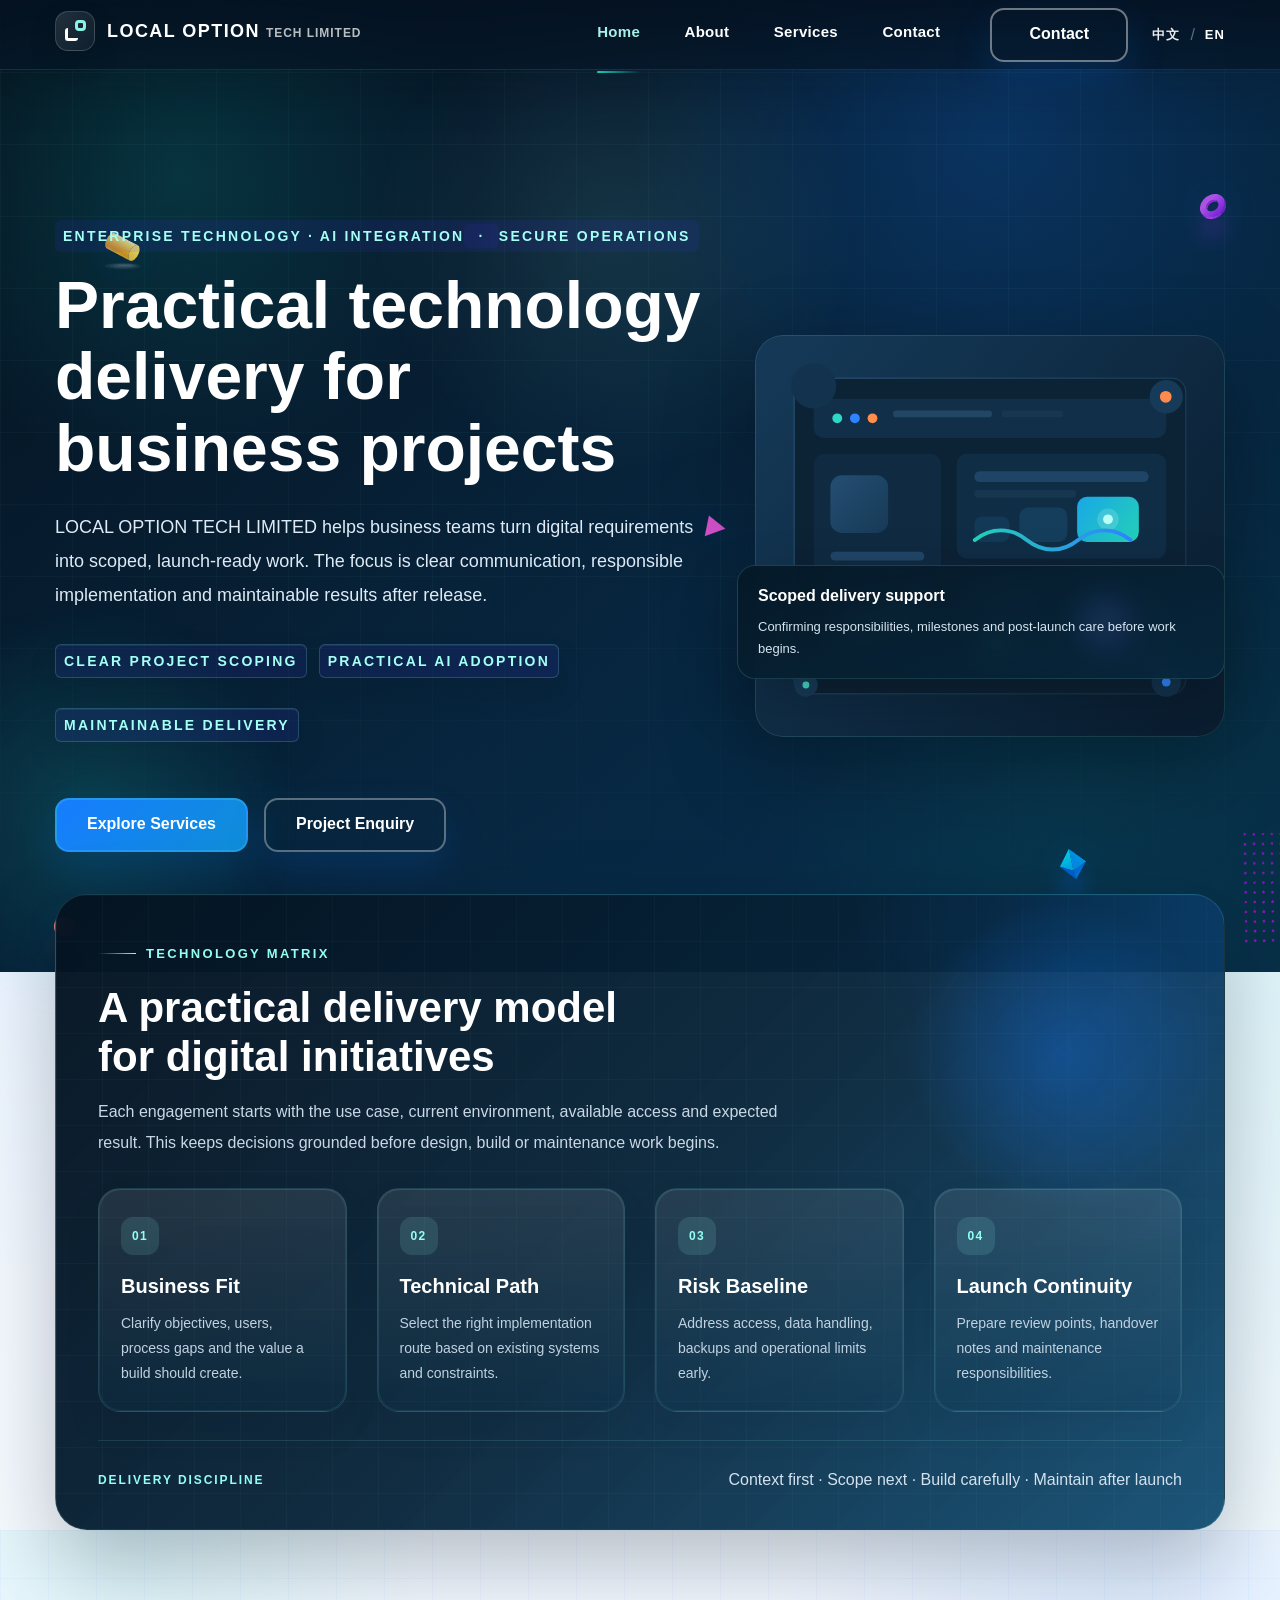
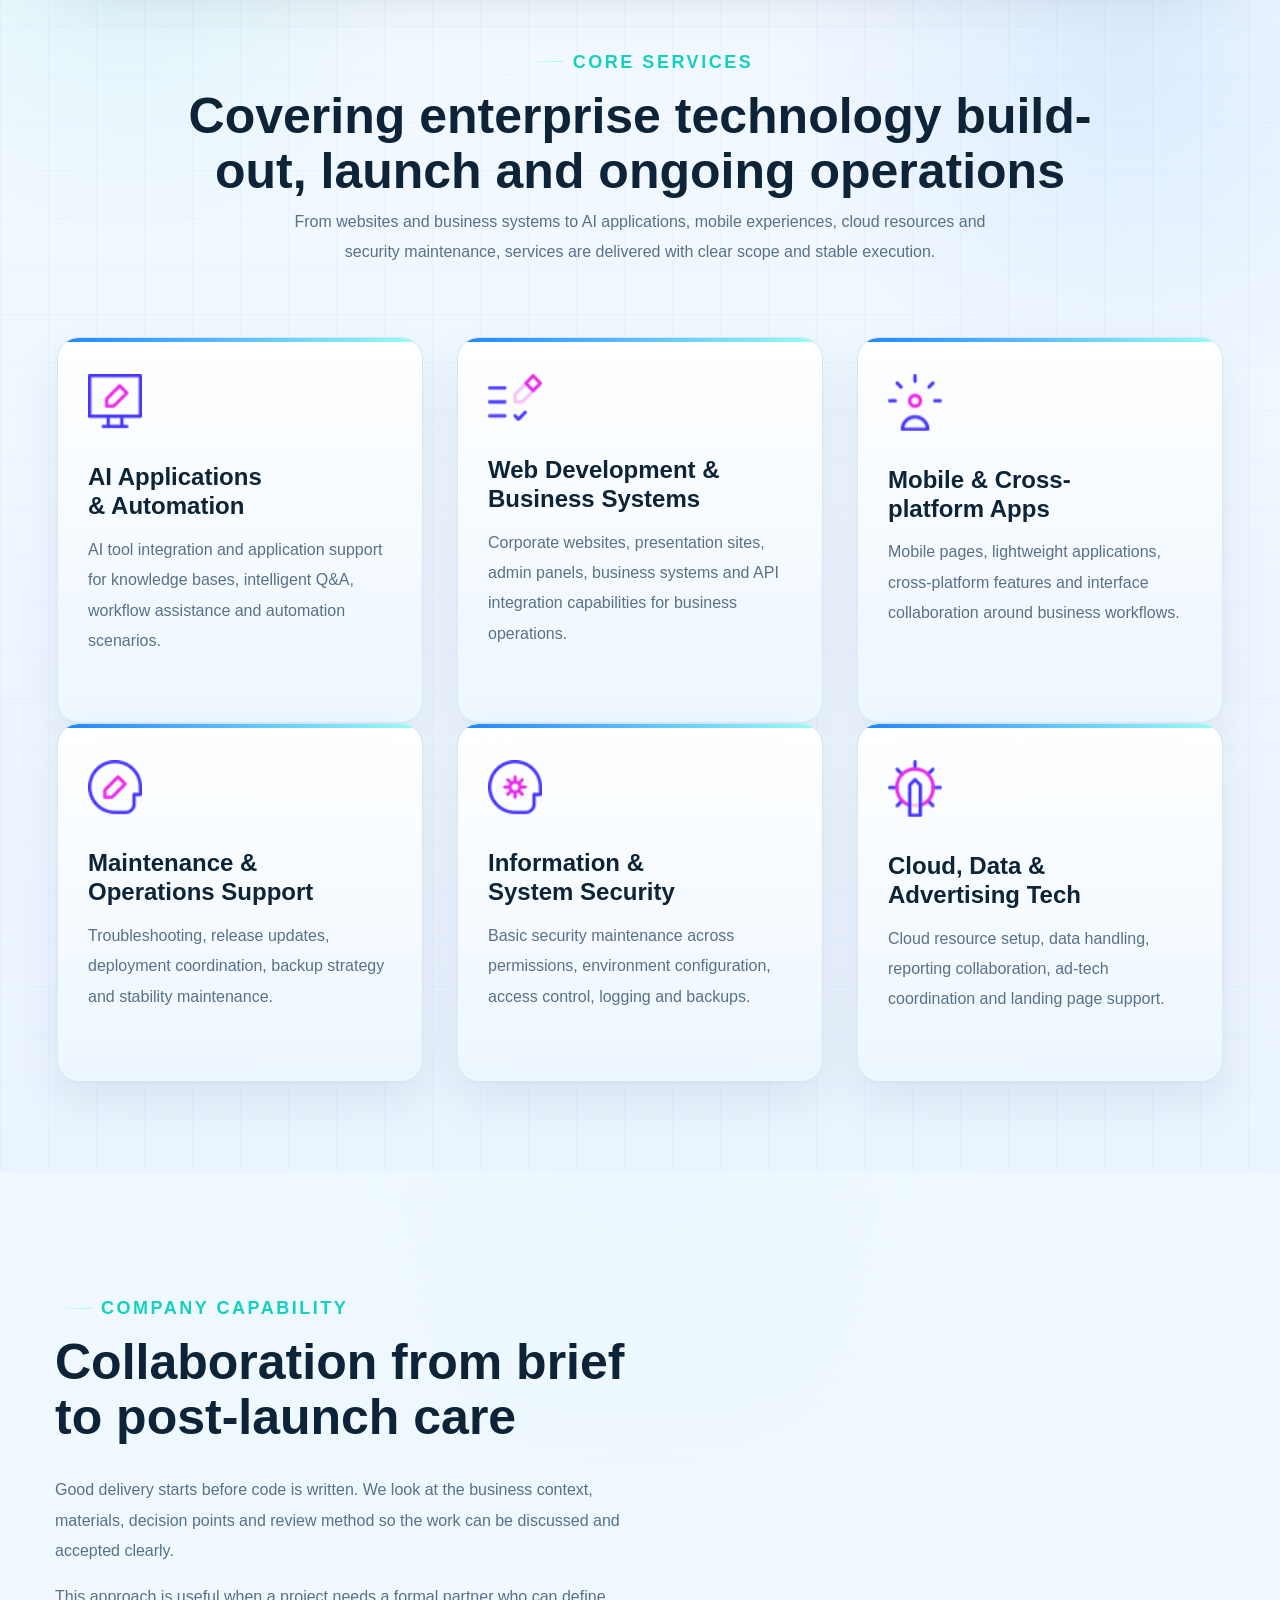
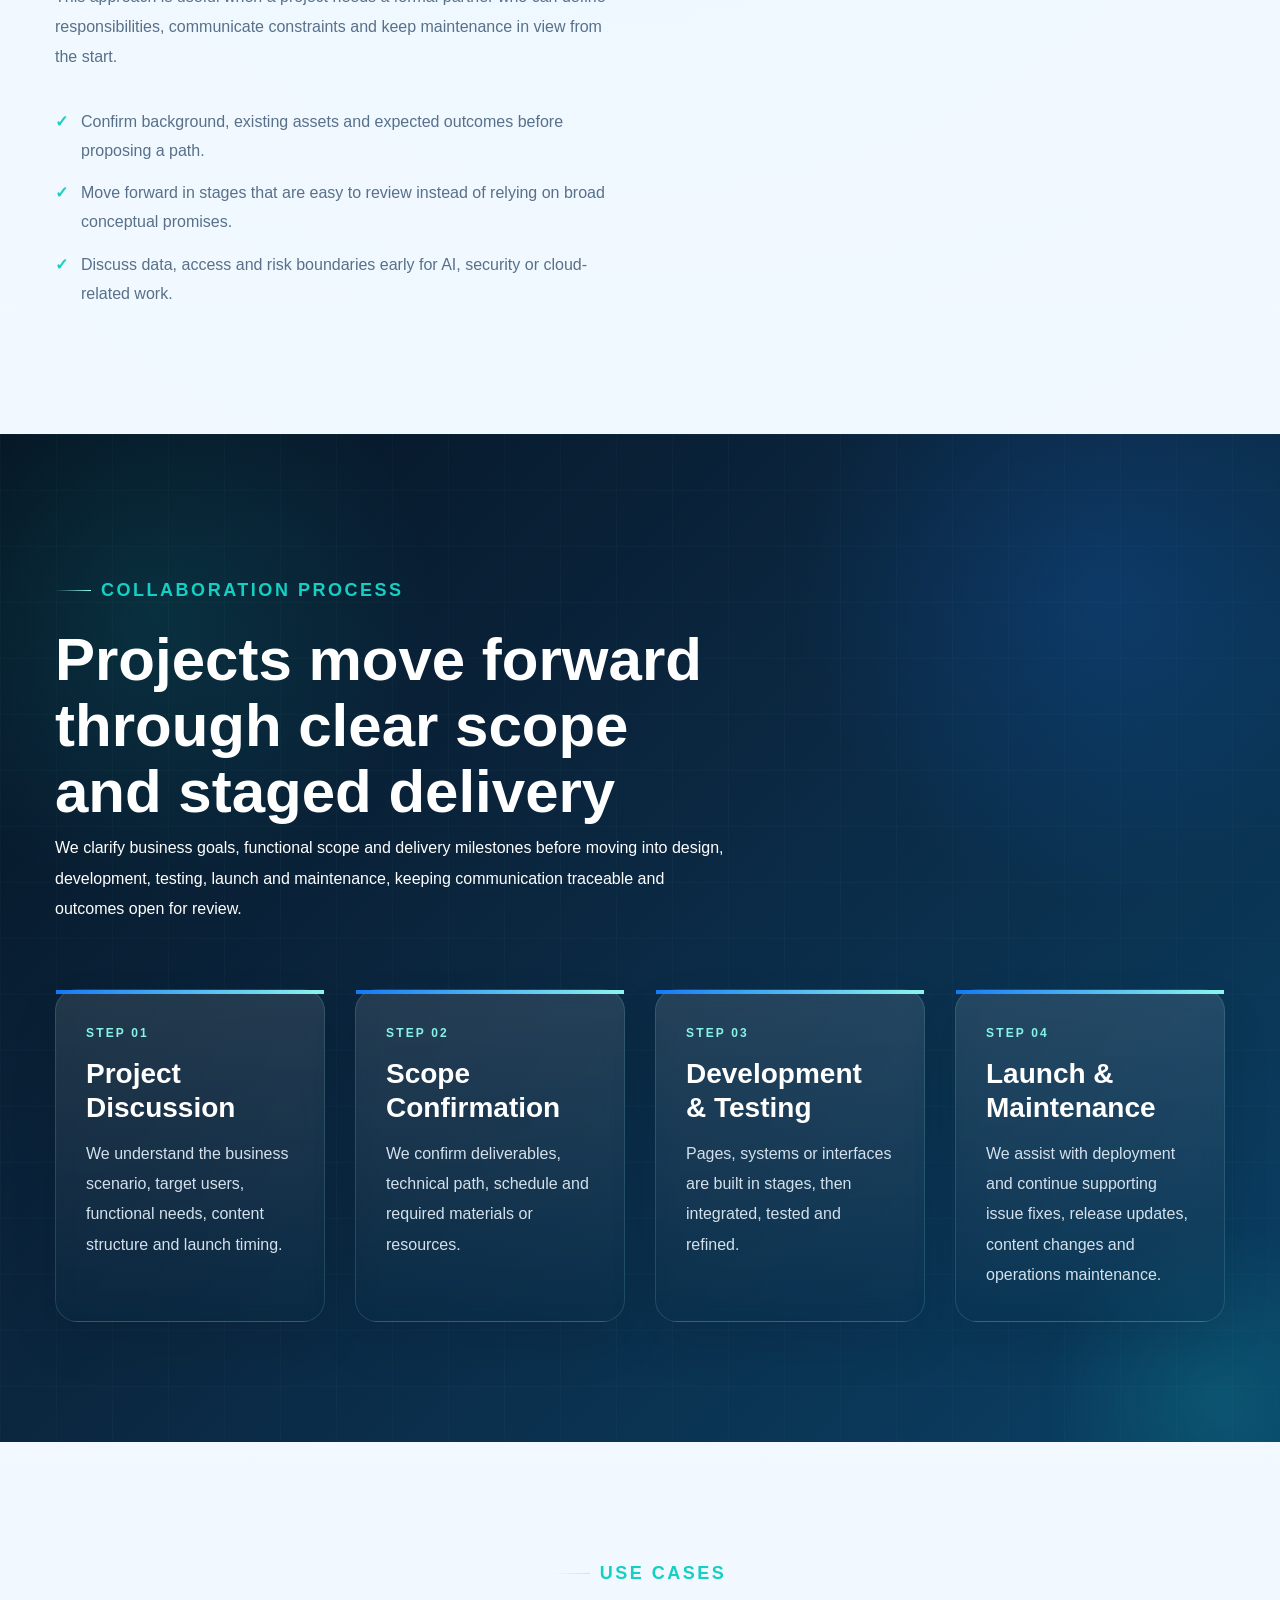
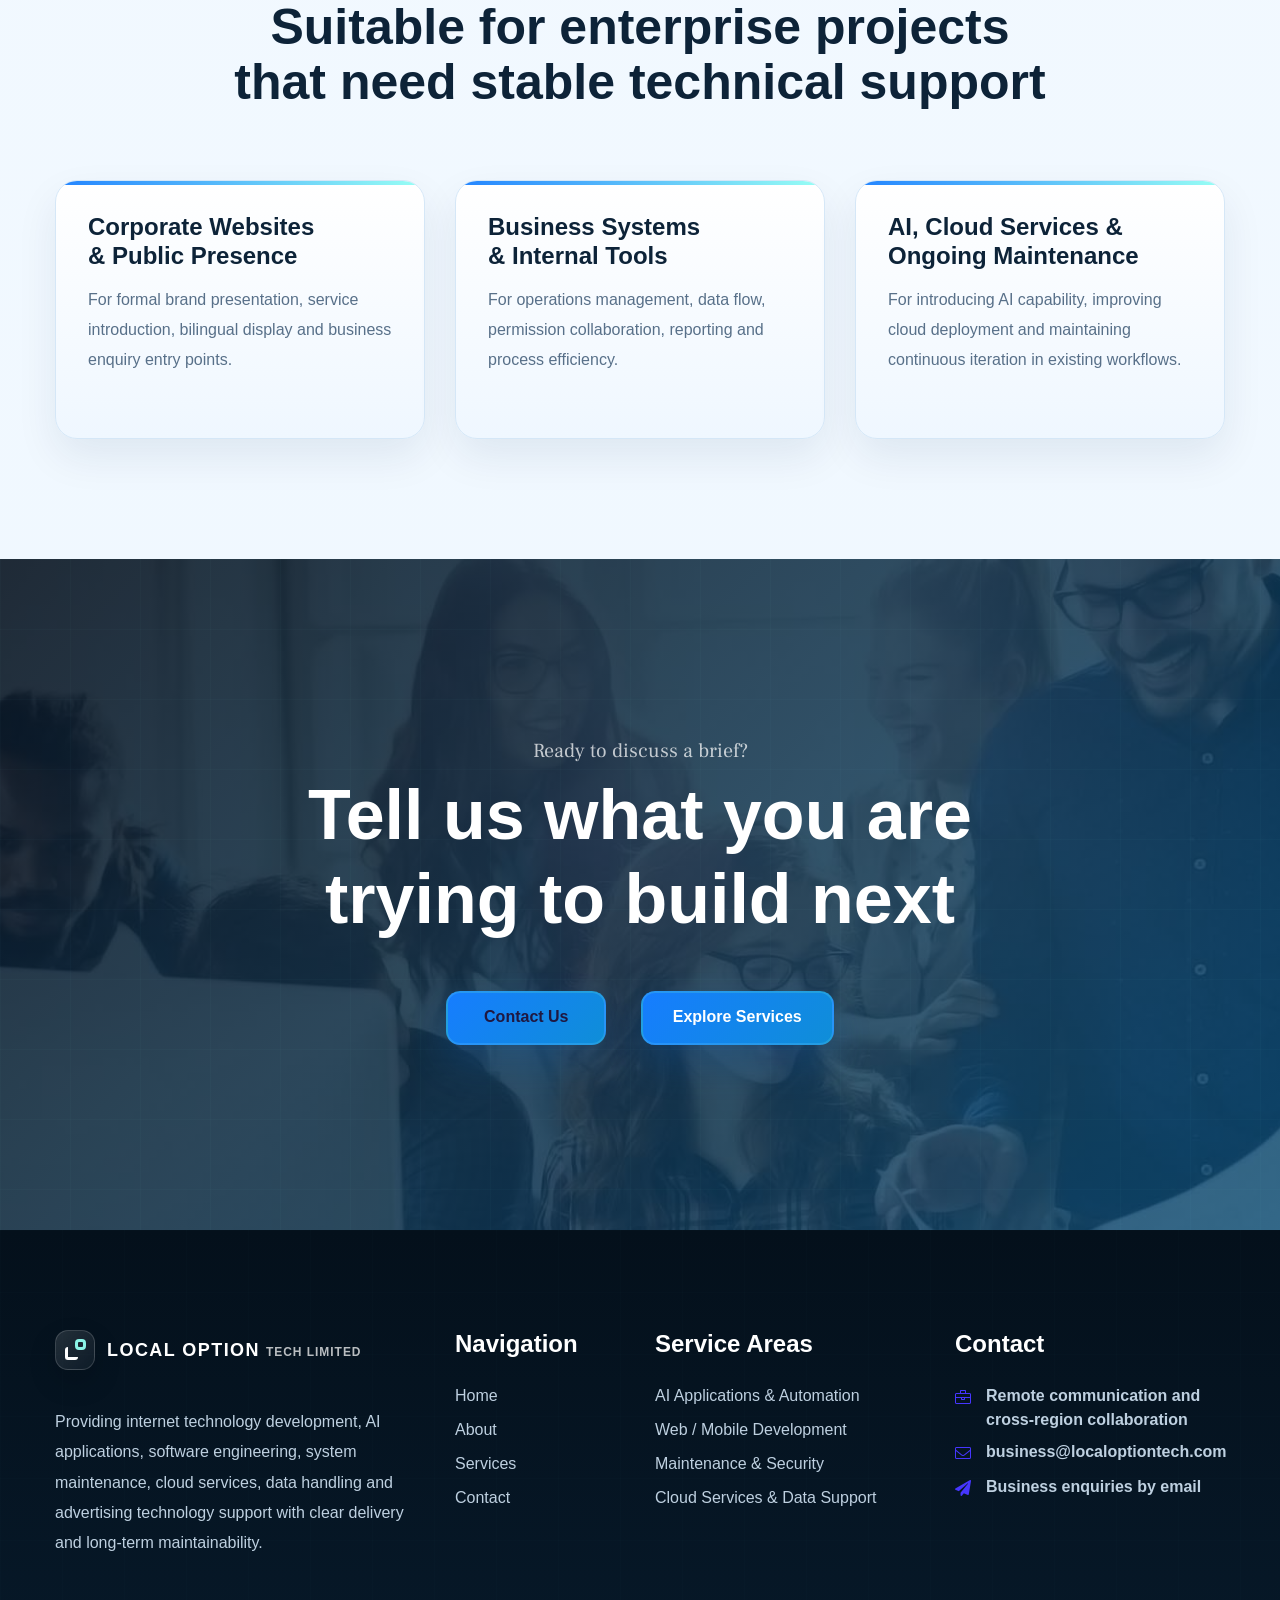
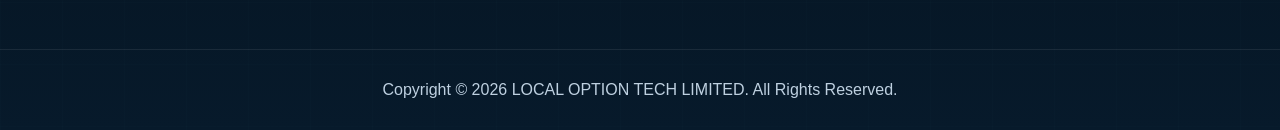
<file: index-en.html>
<!doctype html>
<html class="no-js" lang="en">
    <head>
        <meta charset="utf-8">
        <meta http-equiv="x-ua-compatible" content="ie=edge">
        <title>LOCAL OPTION TECH LIMITED | Practical Technology Delivery for Business Projects</title>
        <meta
            name="description"
            content="LOCAL OPTION TECH LIMITED helps business teams define, build and maintain practical technology projects across AI adoption, web systems, cloud resources, security baselines and data workflows."
        >
        <meta name="viewport" content="width=device-width, initial-scale=1">
        <link rel="alternate" hreflang="zh-Hant" href="index.html">
        <link rel="alternate" hreflang="en" href="index-en.html">

        <link rel="shortcut icon" type="image/png" href="assets/img/favicon-32.png">
        <link rel="icon" type="image/png" sizes="32x32" href="assets/img/favicon-32.png">
        <link rel="icon" type="image/png" sizes="16x16" href="assets/img/favicon-16.png">
        <link rel="icon" type="image/svg+xml" href="assets/img/favicon.svg">
        <link rel="apple-touch-icon" sizes="180x180" href="assets/img/apple-touch-icon.png">
        <link rel="mask-icon" href="assets/img/favicon.svg" color="#19d3ff">

        <link rel="stylesheet" href="assets/css/bootstrap.min.css">
        <link rel="stylesheet" href="assets/css/slick.css">
        <link rel="stylesheet" href="assets/css/meanmenu.css">
        <link rel="stylesheet" href="assets/css/owl.carousel.min.css">
        <link rel="stylesheet" href="assets/css/animate.min.css">
        <link rel="stylesheet" href="assets/css/jquery.fancybox.min.css">
        <link rel="stylesheet" href="assets/css/fontAwesome5Pro.css">
        <link rel="stylesheet" href="assets/css/elegantFont.css">
        <link rel="stylesheet" href="assets/css/default.css">
        <link rel="stylesheet" href="assets/css/style.css">
        <link rel="stylesheet" href="assets/css/custom.css">
    </head>
    <body class="lot-home">
        <div class="scroll-up" id="scroll" style="display: none;">
            <a href="javascript:void(0);"><i class="fas fa-level-up-alt"></i></a>
        </div>

        <header>
            <div class="header__area p-relative header__transparent">
                <div id="header__sticky" class="header__bottom">
                    <div class="container">
                        <div class="row align-items-center">
                            <div class="col-xl-3 col-lg-3 col-md-6 col-sm-6 col-6">
                                <div class="logo lot-brand">
                                    <a href="index-en.html" class="lot-brand-link" aria-label="LOCAL OPTION TECH LIMITED">
                                        <span class="lot-brand-mark" aria-hidden="true"></span>
                                        <span class="lot-brand-copy">
                                            <span class="lot-brand-title">LOCAL OPTION</span>
                                            <span class="lot-brand-subtitle">TECH LIMITED</span>
                                        </span>
                                    </a>
                                </div>
                                <div class="logo-gradient lot-brand">
                                    <a href="index-en.html" class="lot-brand-link" aria-label="LOCAL OPTION TECH LIMITED">
                                        <span class="lot-brand-mark" aria-hidden="true"></span>
                                        <span class="lot-brand-copy">
                                            <span class="lot-brand-title">LOCAL OPTION</span>
                                            <span class="lot-brand-subtitle">TECH LIMITED</span>
                                        </span>
                                    </a>
                                </div>
                            </div>
                            <div class="col-xl-9 col-lg-9 col-md-6 col-sm-6 col-6">
                                <div class="header__bottom-right d-flex justify-content-end align-items-center">
                                    <div class="main-menu">
                                        <nav id="mobile-menu">
                                            <ul>
                                                <li class="lot-current"><a href="index-en.html">Home</a></li>
                                                <li><a href="about-en.html">About</a></li>
                                                <li><a href="services-en.html">Services</a></li>
                                                <li><a href="contact-en.html">Contact</a></li>
                                            </ul>
                                        </nav>
                                    </div>
                                    <div class="header__btn d-none d-sm-block d-lg-none d-xl-block ml-50">
                                        <a href="contact-en.html" class="z-btn lot-nav-cta">Contact</a>
                                    </div>
                                    <div class="lot-lang-switch d-none d-sm-flex">
                                        <a href="index.html">中文</a>
                                        <span>/</span>
                                        <a href="index-en.html" class="active">EN</a>
                                    </div>
                                    <div class="sidebar__menu d-lg-none">
                                        <div class="sidebar-toggle-btn" id="sidebar-toggle">
                                            <span class="line"></span>
                                            <span class="line"></span>
                                            <span class="line"></span>
                                        </div>
                                    </div>
                                </div>
                            </div>
                        </div>
                    </div>
                </div>
            </div>
        </header>

        <section class="sidebar__area">
            <div class="sidebar__wrapper">
                <div class="sidebar__close">
                    <button class="sidebar__close-btn" id="sidebar__close-btn">
                        <span><i class="fal fa-times"></i></span>
                        <span>Close</span>
                    </button>
                </div>
                <div class="sidebar__tab">
                    <ul class="nav nav-tabs" id="sidebar-tab" role="tablist">
                        <li class="nav-item">
                            <a class="nav-link active" id="menu-tab" data-toggle="tab" href="#menu" role="tab" aria-controls="menu" aria-selected="true">Menu</a>
                        </li>
                        <li class="nav-item">
                            <a class="nav-link" id="info-tab" data-toggle="tab" href="#info" role="tab" aria-controls="info" aria-selected="false">Contact</a>
                        </li>
                    </ul>
                </div>
                <div class="sidebar__content">
                    <div class="tab-content" id="sidebar-tab-content">
                        <div class="tab-pane fade show active" id="menu" role="tabpanel" aria-labelledby="menu-tab">
                            <div class="logo mb-40 lot-brand">
                                <a href="index-en.html" class="lot-brand-link" aria-label="LOCAL OPTION TECH LIMITED">
                                    <span class="lot-brand-mark" aria-hidden="true"></span>
                                    <span class="lot-brand-copy">
                                        <span class="lot-brand-title">LOCAL OPTION</span>
                                        <span class="lot-brand-subtitle">TECH LIMITED</span>
                                    </span>
                                </a>
                            </div>
                            <div class="mobile-menu"></div>
                        </div>
                        <div class="tab-pane fade" id="info" role="tabpanel" aria-labelledby="info-tab">
                            <div class="sidebar__info">
                                <div class="logo mb-40 lot-brand">
                                <a href="index-en.html" class="lot-brand-link" aria-label="LOCAL OPTION TECH LIMITED">
                                    <span class="lot-brand-mark" aria-hidden="true"></span>
                                    <span class="lot-brand-copy">
                                        <span class="lot-brand-title">LOCAL OPTION</span>
                                        <span class="lot-brand-subtitle">TECH LIMITED</span>
                                    </span>
                                </a>
                            </div>
                                <p class="lot-sidebar-copy">
                                    Supporting enterprise projects with AI applications, software development, maintenance,
                                    security support, cloud services and dependable delivery standards.
                                </p>
                                <div class="lot-mobile-lang">
                                    <a href="index.html">中文</a>
                                    <span>/</span>
                                    <a href="index-en.html">EN</a>
                                </div>
                                <a href="contact-en.html" class="z-btn z-btn-white">Contact Us</a>
                                <div class="sidebar__contact mt-30">
                                    <ul class="lot-sidebar-list">
                                        <li>
                                            <div class="icon">
                                                <i class="fal fa-briefcase"></i>
                                            </div>
                                            <div class="text">
                                                <span>Remote communication and project collaboration</span>
                                            </div>
                                        </li>
                                        <li>
                                            <div class="icon">
                                                <i class="fal fa-envelope"></i>
                                            </div>
                                            <div class="text">
                                                <span><a href="mailto:business@localoptiontech.com">business@localoptiontech.com</a></span>
                                            </div>
                                        </li>
                                        <li>
                                            <div class="icon">
                                                <i class="fas fa-paper-plane"></i>
                                            </div>
                                            <div class="text">
                                                <span>Business enquiries by email</span>
                                            </div>
                                        </li>
                                    </ul>
                                </div>
                            </div>
                        </div>
                    </div>
                </div>
            </div>
        </section>
        <div class="body-overlay"></div>

        <main>
            <section class="hero__area p-relative lot-hero">
                <div class="hero__shape">
                    <img class="one" src="assets/img/icon/slider/03/icon-1.png" alt="">
                    <img class="two" src="assets/img/icon/slider/03/icon-2.png" alt="">
                    <img class="three" src="assets/img/icon/slider/03/icon-3.png" alt="">
                    <img class="four" src="assets/img/icon/slider/03/icon-4.png" alt="">
                    <img class="five" src="assets/img/icon/slider/03/icon-6.png" alt="">
                    <img class="six" src="assets/img/icon/slider/03/icon-7.png" alt="">
                </div>
                <div class="container">
                    <div class="row align-items-center">
                        <div class="col-xl-7 col-lg-7">
                            <div class="hero__content">
                                <span class="wow fadeInUp" data-wow-delay=".2s">Enterprise Technology · AI Integration<span class="lot-mobile-separator"> · </span><br class="lot-mobile-break">Secure Operations</span>
                                <h1 class="wow fadeInUp" data-wow-delay=".4s">Practical technology delivery for business projects</h1>
                                <p class="wow fadeInUp lot-intro-lead" data-wow-delay=".6s">
                                    LOCAL OPTION TECH LIMITED helps business teams turn digital requirements into scoped,
                                    launch-ready work. The focus is clear communication, responsible implementation and
                                    maintainable results after release.
                                </p>
                                <div class="lot-chip-list wow fadeInUp" data-wow-delay=".7s">
                                    <span class="lot-chip">Clear project scoping</span>
                                    <span class="lot-chip">Practical AI adoption</span>
                                    <span class="lot-chip">Maintainable delivery</span>
                                </div>
                                <div class="lot-hero-actions wow fadeInUp" data-wow-delay=".8s">
                                    <a href="services-en.html" class="z-btn">Explore Services</a>
                                    <a href="contact-en.html" class="z-btn z-btn-border">Project Enquiry</a>
                                </div>
                            </div>
                        </div>
                        <div class="col-xl-5 col-lg-5">
                            <div class="lot-hero-media wow fadeInRight" data-wow-delay=".5s">
                                <div class="lot-hero-visual">
                                    <img src="assets/img/lot/hero-enterprise.svg" alt="LOCAL OPTION TECH enterprise technology visual">
                                </div>
                                <div class="lot-hero-badge">
                                    <strong>Scoped delivery support</strong>
                                    <span>Confirming responsibilities, milestones and post-launch care before work begins.</span>
                                </div>
                            </div>
                        </div>
                    </div>
                </div>
            </section>

            <section class="lot-signal-band">
                <div class="container">
                    <div class="lot-signal-shell">
                        <div class="lot-signal-head">
                            <span>Technology Matrix</span>
                            <h2>A practical delivery model for digital initiatives</h2>
                            <p>
                                Each engagement starts with the use case, current environment, available access and expected
                                result. This keeps decisions grounded before design, build or maintenance work begins.
                            </p>
                        </div>
                        <div class="row">
                            <div class="col-xl-3 col-lg-6 col-md-6">
                                <div class="lot-signal-card">
                                    <span class="lot-signal-no">01</span>
                                    <strong>Business Fit</strong>
                                    <p>Clarify objectives, users, process gaps and the value a build should create.</p>
                                </div>
                            </div>
                            <div class="col-xl-3 col-lg-6 col-md-6">
                                <div class="lot-signal-card">
                                    <span class="lot-signal-no">02</span>
                                    <strong>Technical Path</strong>
                                    <p>Select the right implementation route based on existing systems and constraints.</p>
                                </div>
                            </div>
                            <div class="col-xl-3 col-lg-6 col-md-6">
                                <div class="lot-signal-card">
                                    <span class="lot-signal-no">03</span>
                                    <strong>Risk Baseline</strong>
                                    <p>Address access, data handling, backups and operational limits early.</p>
                                </div>
                            </div>
                            <div class="col-xl-3 col-lg-6 col-md-6">
                                <div class="lot-signal-card">
                                    <span class="lot-signal-no">04</span>
                                    <strong>Launch Continuity</strong>
                                    <p>Prepare review points, handover notes and maintenance responsibilities.</p>
                                </div>
                            </div>
                        </div>
                        <div class="lot-signal-foot">
                            <span>Delivery Discipline</span>
                            <p>Context first · Scope next · Build carefully · Maintain after launch</p>
                        </div>
                    </div>
                </div>
            </section>

            <section class="services__area lot-service-summary pt-115 pb-90">
                <div class="container">
                    <div class="row">
                        <div class="col-xl-10 offset-xl-1 col-lg-12">
                            <div class="section__title section__title-3 text-center mb-70">
                                <span>Core Services</span>
                                <h2>Covering enterprise technology build-out, launch and ongoing operations</h2>
                                <p class="lot-section-copy">
                                    From websites and business systems to AI applications, mobile experiences, cloud resources
                                    and security maintenance, services are delivered with clear scope and stable execution.
                                </p>
                            </div>
                        </div>
                    </div>
                    <div class="row">
                        <div class="col-xl-4 col-lg-4 col-md-6">
                            <div class="services__item services__item-2 lot-service-card mb-30 wow fadeInUp" data-wow-delay=".2s">
                                <div class="services__icon mb-35">
                                    <img src="assets/img/icon/services/services-1.png" alt="AI applications and automation">
                                </div>
                                <div class="services__content services__content-2">
                                    <h3><a href="services-en.html">AI Applications &amp; Automation</a></h3>
                                    <p>AI tool integration and application support for knowledge bases, intelligent Q&amp;A, workflow assistance and automation scenarios.</p>
                                </div>
                            </div>
                        </div>
                        <div class="col-xl-4 col-lg-4 col-md-6">
                            <div class="services__item services__item-2 lot-service-card mb-30 wow fadeInUp" data-wow-delay=".3s">
                                <div class="services__icon mb-35">
                                    <img src="assets/img/icon/services/services-2.png" alt="Web development and business systems">
                                </div>
                                <div class="services__content services__content-2">
                                    <h3><a href="services-en.html">Web Development &amp; Business Systems</a></h3>
                                    <p>Corporate websites, presentation sites, admin panels, business systems and API integration capabilities for business operations.</p>
                                </div>
                            </div>
                        </div>
                        <div class="col-xl-4 col-lg-4 col-md-6">
                            <div class="services__item services__item-2 lot-service-card mb-30 wow fadeInUp" data-wow-delay=".4s">
                                <div class="services__icon mb-35">
                                    <img src="assets/img/icon/services/services-3.png" alt="Mobile and cross-platform applications">
                                </div>
                                <div class="services__content services__content-2">
                                    <h3><a href="services-en.html">Mobile &amp; Cross-platform Apps</a></h3>
                                    <p>Mobile pages, lightweight applications, cross-platform features and interface collaboration around business workflows.</p>
                                </div>
                            </div>
                        </div>
                        <div class="col-xl-4 col-lg-4 col-md-6">
                            <div class="services__item services__item-2 lot-service-card mb-30 wow fadeInUp" data-wow-delay=".5s">
                                <div class="services__icon mb-35">
                                    <img src="assets/img/icon/services/services-4.png" alt="System maintenance and operations support">
                                </div>
                                <div class="services__content services__content-2">
                                    <h3><a href="services-en.html">Maintenance &amp; Operations Support</a></h3>
                                    <p>Troubleshooting, release updates, deployment coordination, backup strategy and stability maintenance.</p>
                                </div>
                            </div>
                        </div>
                        <div class="col-xl-4 col-lg-4 col-md-6">
                            <div class="services__item services__item-2 lot-service-card mb-30 wow fadeInUp" data-wow-delay=".6s">
                                <div class="services__icon mb-35">
                                    <img src="assets/img/icon/services/services-5.png" alt="Information and system security support">
                                </div>
                                <div class="services__content services__content-2">
                                    <h3><a href="services-en.html">Information &amp; System Security</a></h3>
                                    <p>Basic security maintenance across permissions, environment configuration, access control, logging and backups.</p>
                                </div>
                            </div>
                        </div>
                        <div class="col-xl-4 col-lg-4 col-md-6">
                            <div class="services__item services__item-2 lot-service-card mb-30 wow fadeInUp" data-wow-delay=".7s">
                                <div class="services__icon mb-35">
                                    <img src="assets/img/icon/services/services-6.png" alt="Cloud, data and advertising technology">
                                </div>
                                <div class="services__content services__content-2">
                                    <h3><a href="services-en.html">Cloud, Data &amp; Advertising Tech</a></h3>
                                    <p>Cloud resource setup, data handling, reporting collaboration, ad-tech coordination and landing page support.</p>
                                </div>
                            </div>
                        </div>
                    </div>
                </div>
            </section>

            <section class="about__area pt-115 pb-120">
                <div class="container">
                    <div class="row align-items-center">
                        <div class="col-xl-6 col-lg-6">
                            <div class="section__title section__title-3 mb-30">
                                <span>Company Capability</span>
                                <h2>Collaboration from brief to post-launch care</h2>
                            </div>
                            <p>
                                Good delivery starts before code is written. We look at the business context, materials,
                                decision points and review method so the work can be discussed and accepted clearly.
                            </p>
                            <p>
                                This approach is useful when a project needs a formal partner who can define responsibilities,
                                communicate constraints and keep maintenance in view from the start.
                            </p>
                            <ul class="lot-check-list mt-35">
                                <li>Confirm background, existing assets and expected outcomes before proposing a path.</li>
                                <li>Move forward in stages that are easy to review instead of relying on broad conceptual promises.</li>
                                <li>Discuss data, access and risk boundaries early for AI, security or cloud-related work.</li>
                            </ul>
                        </div>
                        <div class="col-xl-5 offset-xl-1 col-lg-6">
                            <div class="lot-illustration-card mb-30 wow fadeInUp" data-wow-delay=".2s">
                                <img src="assets/img/lot/about-enterprise.svg" alt="LOCAL OPTION TECH enterprise technology architecture visual">
                            </div>
                            <div class="lot-text-slab wow fadeInUp" data-wow-delay=".4s">
                                <h3>Project Boundaries</h3>
                                <p>
                                    Communication focuses on objectives, materials, accounts, timing, acceptance criteria and
                                    maintenance arrangements, so every task has a clear basis.
                                </p>
                            </div>
                        </div>
                    </div>
                </div>
            </section>

            <section class="lot-process-area pt-140 pb-120">
                <div class="container">
                    <div class="row align-items-end mb-50">
                        <div class="col-xl-7 col-lg-8">
                            <div class="section__title section__title-2">
                                <span>Collaboration Process</span>
                                <h2>Projects move forward through clear scope and staged delivery</h2>
                                <p>
                                    We clarify business goals, functional scope and delivery milestones before moving into design,
                                    development, testing, launch and maintenance, keeping communication traceable and outcomes open for review.
                                </p>
                            </div>
                        </div>
                    </div>
                    <div class="row">
                        <div class="col-xl-3 col-lg-6 col-md-6">
                            <div class="lot-process-card wow fadeInUp" data-wow-delay=".2s">
                                <span class="lot-process-step">Step 01</span>
                                <h3>Project Discussion</h3>
                                <p>We understand the business scenario, target users, functional needs, content structure and launch timing.</p>
                            </div>
                        </div>
                        <div class="col-xl-3 col-lg-6 col-md-6">
                            <div class="lot-process-card wow fadeInUp" data-wow-delay=".3s">
                                <span class="lot-process-step">Step 02</span>
                                <h3>Scope Confirmation</h3>
                                <p>We confirm deliverables, technical path, schedule and required materials or resources.</p>
                            </div>
                        </div>
                        <div class="col-xl-3 col-lg-6 col-md-6">
                            <div class="lot-process-card wow fadeInUp" data-wow-delay=".4s">
                                <span class="lot-process-step">Step 03</span>
                                <h3>Development &amp; Testing</h3>
                                <p>Pages, systems or interfaces are built in stages, then integrated, tested and refined.</p>
                            </div>
                        </div>
                        <div class="col-xl-3 col-lg-6 col-md-6">
                            <div class="lot-process-card wow fadeInUp" data-wow-delay=".5s">
                                <span class="lot-process-step">Step 04</span>
                                <h3>Launch &amp; Maintenance</h3>
                                <p>We assist with deployment and continue supporting issue fixes, release updates, content changes and operations maintenance.</p>
                            </div>
                        </div>
                    </div>
                </div>
            </section>

            <section class="about__area pt-115 pb-120">
                <div class="container">
                    <div class="row">
                        <div class="col-xl-10 offset-xl-1 col-lg-12">
                            <div class="section__title section__title-3 text-center mb-70">
                                <span>Use Cases</span>
                                <h2>Suitable for enterprise projects that need stable technical support</h2>
                            </div>
                        </div>
                    </div>
                    <div class="row">
                        <div class="col-xl-4 col-lg-4 col-md-6">
                            <div class="lot-scenario-card mb-30 wow fadeInUp" data-wow-delay=".2s">
                                <h3>Corporate Websites &amp; Public Presence</h3>
                                <p>For formal brand presentation, service introduction, bilingual display and business enquiry entry points.</p>
                            </div>
                        </div>
                        <div class="col-xl-4 col-lg-4 col-md-6">
                            <div class="lot-scenario-card mb-30 wow fadeInUp" data-wow-delay=".3s">
                                <h3>Business Systems &amp; Internal Tools</h3>
                                <p>For operations management, data flow, permission collaboration, reporting and process efficiency.</p>
                            </div>
                        </div>
                        <div class="col-xl-4 col-lg-4 col-md-6">
                            <div class="lot-scenario-card mb-30 wow fadeInUp" data-wow-delay=".4s">
                                <h3>AI, Cloud Services &amp; Ongoing Maintenance</h3>
                                <p>For introducing AI capability, improving cloud deployment and maintaining continuous iteration in existing workflows.</p>
                            </div>
                        </div>
                    </div>
                </div>
            </section>

            <section class="cta__area lot-cta pt-180 pb-155">
                <div class="container">
                    <div class="row">
                        <div class="col-xl-10 offset-xl-1">
                            <div class="cta__content text-center">
                                <span class="wow fadeInUp" data-wow-delay=".2s">Ready to discuss a brief?</span>
                                <h1 class="wow fadeInUp" data-wow-delay=".4s">Tell us what you are trying to build next</h1>
                                <div class="cta__btn wow fadeInUp" data-wow-delay=".6s">
                                    <a href="contact-en.html" class="z-btn z-btn-white mb-30">Contact Us</a>
                                    <a href="services-en.html" class="z-btn z-btn-transparent mb-30">Explore Services</a>
                                </div>
                            </div>
                        </div>
                    </div>
                </div>
            </section>
        </main>

        <footer>
            <div class="footer__area pt-100">
                <div class="footer__top pb-45">
                    <div class="container">
                        <div class="row">
                            <div class="col-xl-4 col-lg-4 col-md-6 col-sm-6">
                                <div class="footer__widget lot-footer-brand mb-45 wow fadeInUp" data-wow-delay=".2s">
                                    <div class="footer__widget-title mb-30">
                                        <div class="lot-brand">
                                            <a href="index-en.html" class="lot-brand-link" aria-label="LOCAL OPTION TECH LIMITED">
                                                <span class="lot-brand-mark" aria-hidden="true"></span>
                                                <span class="lot-brand-copy">
                                                    <span class="lot-brand-title">LOCAL OPTION</span>
                                                    <span class="lot-brand-subtitle">TECH LIMITED</span>
                                                </span>
                                            </a>
                                        </div>
                                    </div>
                                    <div class="footer__widget-content">
                                        <p>
                                            Providing internet technology development, AI applications, software engineering,
                                            system maintenance, cloud services, data handling and advertising technology support
                                            with clear delivery and long-term maintainability.
                                        </p>
                                    </div>
                                </div>
                            </div>
                            <div class="col-xl-2 col-lg-2 col-md-6 col-sm-6">
                                <div class="footer__widget mb-45 wow fadeInUp" data-wow-delay=".3s">
                                    <div class="footer__widget-title">
                                        <h4>Navigation</h4>
                                    </div>
                                    <div class="footer__widget-content">
                                        <div class="footer__links">
                                            <ul>
                                                <li><a href="index-en.html">Home</a></li>
                                                <li><a href="about-en.html">About</a></li>
                                                <li><a href="services-en.html">Services</a></li>
                                                <li><a href="contact-en.html">Contact</a></li>
                                            </ul>
                                        </div>
                                    </div>
                                </div>
                            </div>
                            <div class="col-xl-3 col-lg-3 col-md-6 col-sm-6">
                                <div class="footer__widget mb-45 wow fadeInUp" data-wow-delay=".4s">
                                    <div class="footer__widget-title">
                                        <h4>Service Areas</h4>
                                    </div>
                                    <div class="footer__widget-content">
                                        <div class="footer__links">
                                            <ul>
                                                <li><a href="services-en.html">AI Applications &amp; Automation</a></li>
                                                <li><a href="services-en.html">Web / Mobile Development</a></li>
                                                <li><a href="services-en.html">Maintenance &amp; Security</a></li>
                                                <li><a href="services-en.html">Cloud Services &amp; Data Support</a></li>
                                            </ul>
                                        </div>
                                    </div>
                                </div>
                            </div>
                            <div class="col-xl-3 col-lg-3 col-md-6 col-sm-6">
                                <div class="footer__widget mb-45 wow fadeInUp" data-wow-delay=".5s">
                                    <div class="footer__widget-title">
                                        <h4>Contact</h4>
                                    </div>
                                    <div class="footer__widget-content">
                                        <div class="footer__info">
                                            <ul>
                                                <li>
                                                    <div class="icon">
                                                        <i class="fal fa-briefcase"></i>
                                                    </div>
                                                    <div class="text">
                                                        <span>Remote communication and cross-region collaboration</span>
                                                    </div>
                                                </li>
                                                <li>
                                                    <div class="icon">
                                                        <i class="fal fa-envelope"></i>
                                                    </div>
                                                    <div class="text">
                                                        <span><a href="mailto:business@localoptiontech.com">business@localoptiontech.com</a></span>
                                                    </div>
                                                </li>
                                                <li>
                                                    <div class="icon">
                                                        <i class="fas fa-paper-plane"></i>
                                                    </div>
                                                    <div class="text">
                                                        <span>Business enquiries by email</span>
                                                    </div>
                                                </li>
                                            </ul>
                                        </div>
                                    </div>
                                </div>
                            </div>
                        </div>
                    </div>
                </div>
                <div class="footer__copyright">
                    <div class="container">
                        <div class="row align-items-center">
                            <div class="col-xl-12">
                                <div class="footer__copyright-text text-center">
                                    <p>Copyright © 2026 LOCAL OPTION TECH LIMITED. All Rights Reserved.</p>
                                </div>
                            </div>
                        </div>
                    </div>
                </div>
            </div>
        </footer>

        <script src="assets/js/vendor/jquery-3.5.1.min.js"></script>
        <script src="assets/js/vendor/waypoints.min.js"></script>
        <script src="assets/js/bootstrap.bundle.min.js"></script>
        <script src="assets/js/jquery.meanmenu.js"></script>
        <script src="assets/js/slick.min.js"></script>
        <script src="assets/js/jquery.fancybox.min.js"></script>
        <script src="assets/js/jquery.counterup.min.js"></script>
        <script src="assets/js/isotope.pkgd.min.js"></script>
        <script src="assets/js/owl.carousel.min.js"></script>
        <script src="assets/js/ajax-form.js"></script>
        <script src="assets/js/wow.min.js"></script>
        <script src="assets/js/imagesloaded.pkgd.min.js"></script>
        <script src="assets/js/main.js"></script>
    </body>
</html>
</file>
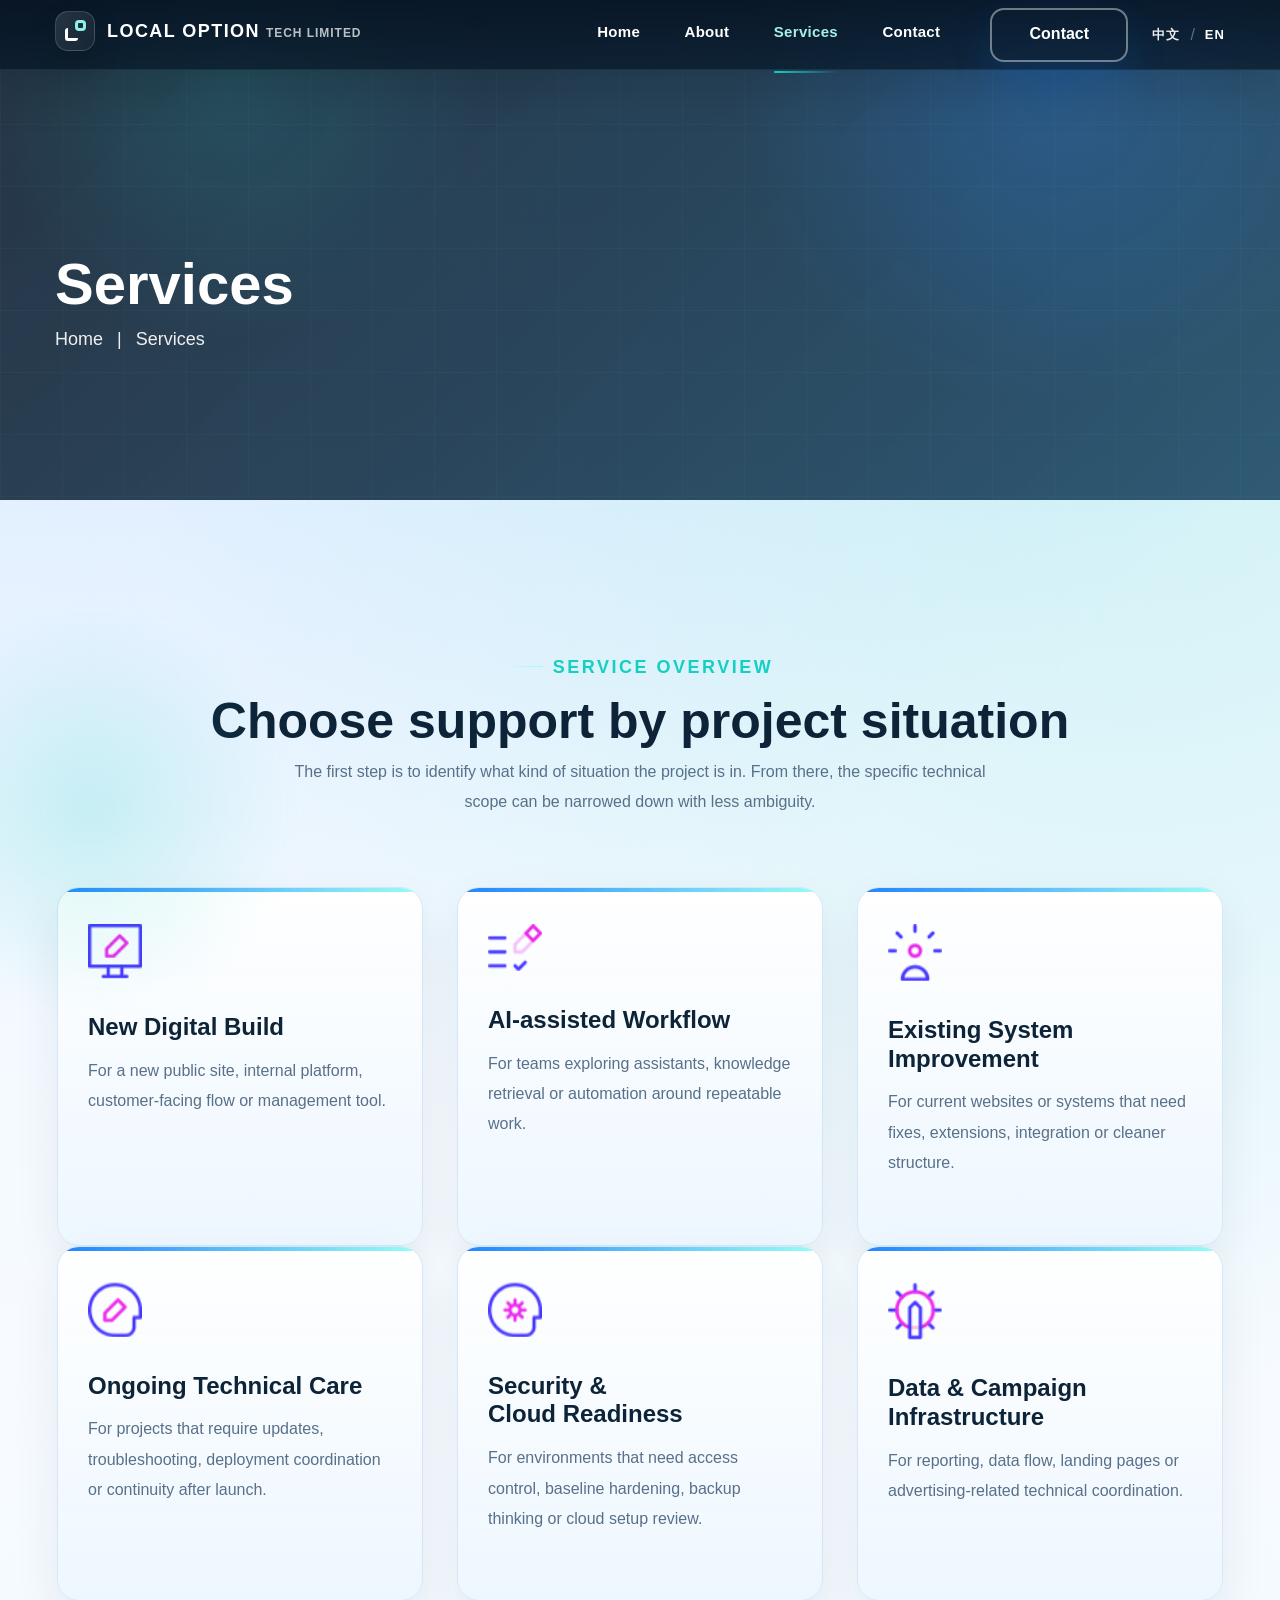
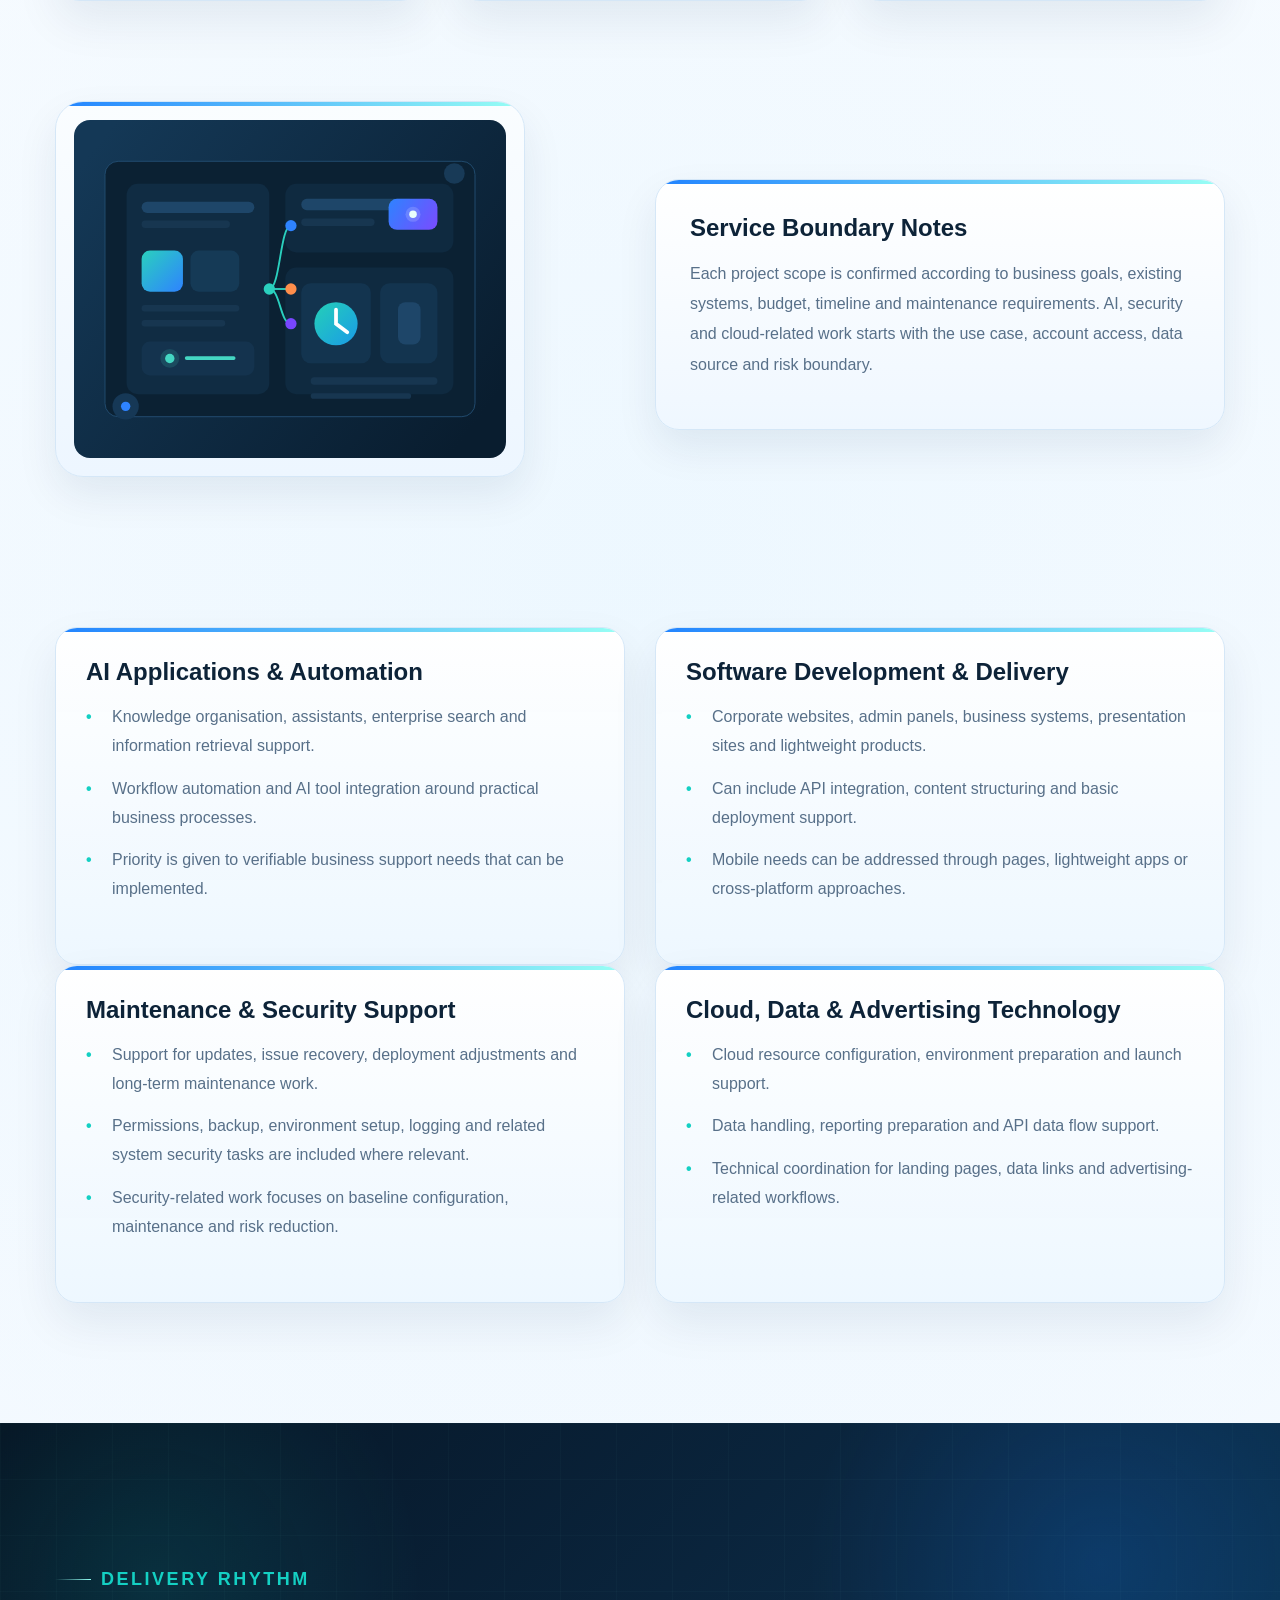
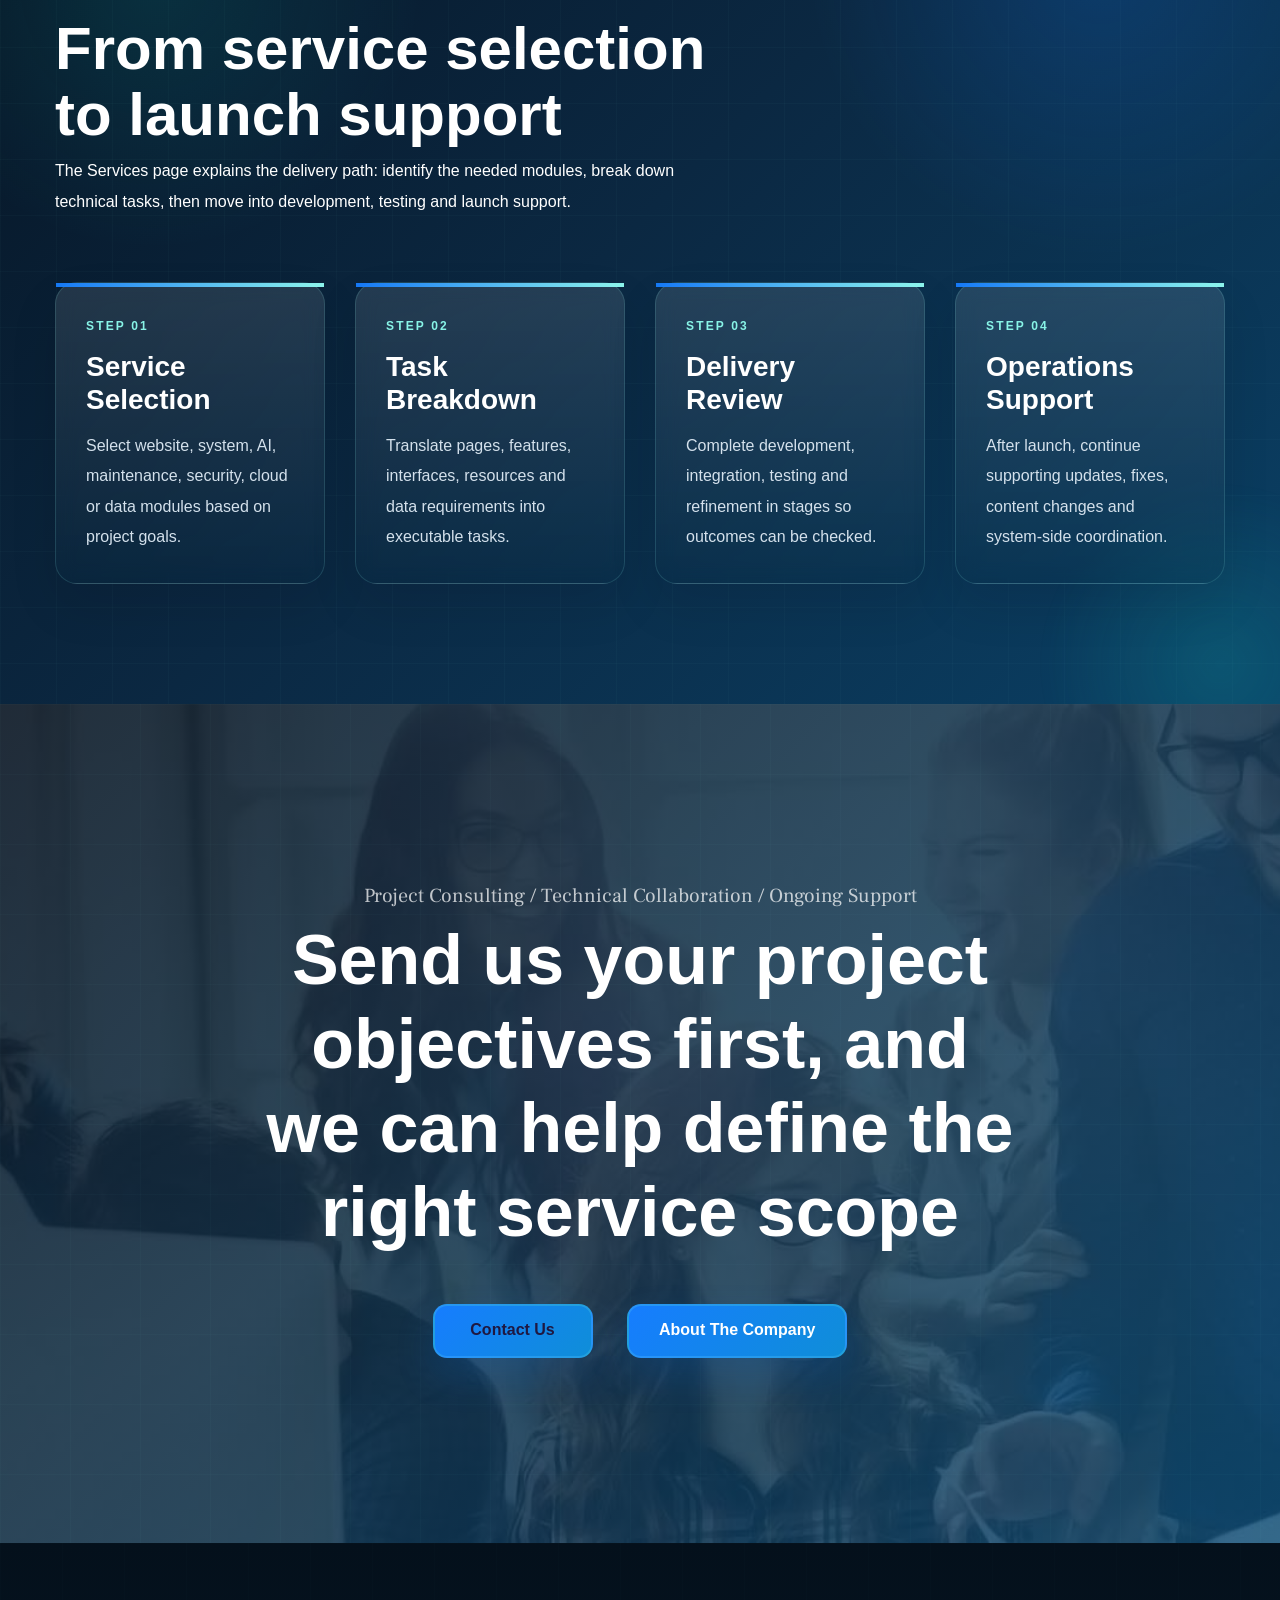
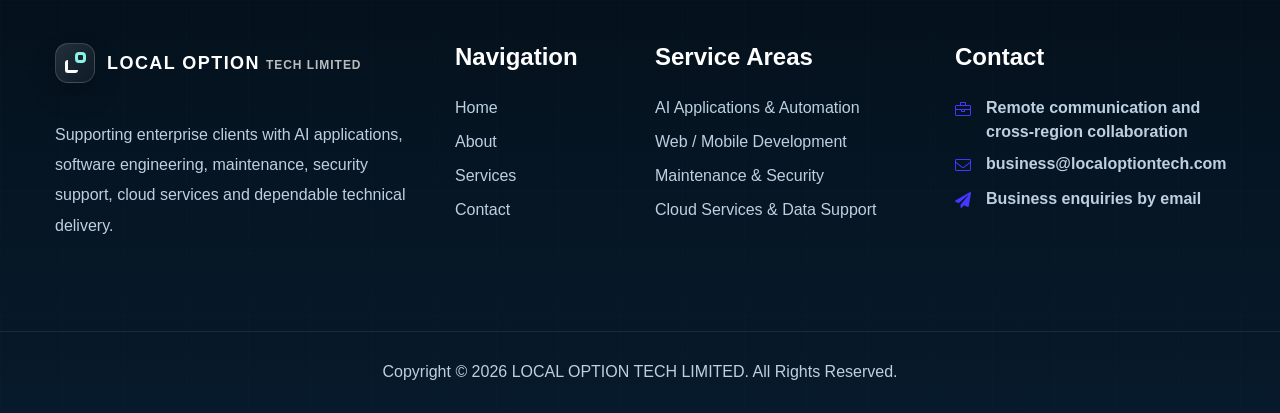
<file: services-en.html>
<!doctype html>
<html class="no-js" lang="en">
    <head>
        <meta charset="utf-8">
        <meta http-equiv="x-ua-compatible" content="ie=edge">
        <title>Services | LOCAL OPTION TECH LIMITED</title>
        <meta
            name="description"
            content="Explore AI applications, web and mobile development, system maintenance, security support, cloud services, data handling and advertising technology services from LOCAL OPTION TECH LIMITED."
        >
        <meta name="viewport" content="width=device-width, initial-scale=1">
        <link rel="alternate" hreflang="zh-Hant" href="services.html">
        <link rel="alternate" hreflang="en" href="services-en.html">

        <link rel="shortcut icon" type="image/png" href="assets/img/favicon-32.png">
        <link rel="icon" type="image/png" sizes="32x32" href="assets/img/favicon-32.png">
        <link rel="icon" type="image/png" sizes="16x16" href="assets/img/favicon-16.png">
        <link rel="icon" type="image/svg+xml" href="assets/img/favicon.svg">
        <link rel="apple-touch-icon" sizes="180x180" href="assets/img/apple-touch-icon.png">
        <link rel="mask-icon" href="assets/img/favicon.svg" color="#19d3ff">

        <link rel="stylesheet" href="assets/css/bootstrap.min.css">
        <link rel="stylesheet" href="assets/css/slick.css">
        <link rel="stylesheet" href="assets/css/meanmenu.css">
        <link rel="stylesheet" href="assets/css/owl.carousel.min.css">
        <link rel="stylesheet" href="assets/css/animate.min.css">
        <link rel="stylesheet" href="assets/css/jquery.fancybox.min.css">
        <link rel="stylesheet" href="assets/css/fontAwesome5Pro.css">
        <link rel="stylesheet" href="assets/css/elegantFont.css">
        <link rel="stylesheet" href="assets/css/default.css">
        <link rel="stylesheet" href="assets/css/style.css">
        <link rel="stylesheet" href="assets/css/custom.css">
    </head>
    <body class="lot-inner">
        <div class="scroll-up" id="scroll" style="display: none;">
            <a href="javascript:void(0);"><i class="fas fa-level-up-alt"></i></a>
        </div>

        <header>
            <div class="header__area p-relative header__transparent">
                <div id="header__sticky" class="header__bottom">
                    <div class="container">
                        <div class="row align-items-center">
                            <div class="col-xl-3 col-lg-3 col-md-6 col-sm-6 col-6">
                                <div class="logo lot-brand">
                                    <a href="index-en.html" class="lot-brand-link" aria-label="LOCAL OPTION TECH LIMITED">
                                        <span class="lot-brand-mark" aria-hidden="true"></span>
                                        <span class="lot-brand-copy">
                                            <span class="lot-brand-title">LOCAL OPTION</span>
                                            <span class="lot-brand-subtitle">TECH LIMITED</span>
                                        </span>
                                    </a>
                                </div>
                                <div class="logo-gradient lot-brand">
                                    <a href="index-en.html" class="lot-brand-link" aria-label="LOCAL OPTION TECH LIMITED">
                                        <span class="lot-brand-mark" aria-hidden="true"></span>
                                        <span class="lot-brand-copy">
                                            <span class="lot-brand-title">LOCAL OPTION</span>
                                            <span class="lot-brand-subtitle">TECH LIMITED</span>
                                        </span>
                                    </a>
                                </div>
                            </div>
                            <div class="col-xl-9 col-lg-9 col-md-6 col-sm-6 col-6">
                                <div class="header__bottom-right d-flex justify-content-end align-items-center">
                                    <div class="main-menu">
                                        <nav id="mobile-menu">
                                            <ul>
                                                <li><a href="index-en.html">Home</a></li>
                                                <li><a href="about-en.html">About</a></li>
                                                <li class="lot-current"><a href="services-en.html">Services</a></li>
                                                <li><a href="contact-en.html">Contact</a></li>
                                            </ul>
                                        </nav>
                                    </div>
                                    <div class="header__btn d-none d-sm-block d-lg-none d-xl-block ml-50">
                                        <a href="contact-en.html" class="z-btn lot-nav-cta">Contact</a>
                                    </div>
                                    <div class="lot-lang-switch d-none d-sm-flex">
                                        <a href="services.html">中文</a>
                                        <span>/</span>
                                        <a href="services-en.html" class="active">EN</a>
                                    </div>
                                    <div class="sidebar__menu d-lg-none">
                                        <div class="sidebar-toggle-btn" id="sidebar-toggle">
                                            <span class="line"></span>
                                            <span class="line"></span>
                                            <span class="line"></span>
                                        </div>
                                    </div>
                                </div>
                            </div>
                        </div>
                    </div>
                </div>
            </div>
        </header>

        <section class="sidebar__area">
            <div class="sidebar__wrapper">
                <div class="sidebar__close">
                    <button class="sidebar__close-btn" id="sidebar__close-btn">
                        <span><i class="fal fa-times"></i></span>
                        <span>Close</span>
                    </button>
                </div>
                <div class="sidebar__tab">
                    <ul class="nav nav-tabs" id="sidebar-tab" role="tablist">
                        <li class="nav-item">
                            <a class="nav-link active" id="menu-tab" data-toggle="tab" href="#menu" role="tab" aria-controls="menu" aria-selected="true">Menu</a>
                        </li>
                        <li class="nav-item">
                            <a class="nav-link" id="info-tab" data-toggle="tab" href="#info" role="tab" aria-controls="info" aria-selected="false">Contact</a>
                        </li>
                    </ul>
                </div>
                <div class="sidebar__content">
                    <div class="tab-content" id="sidebar-tab-content">
                        <div class="tab-pane fade show active" id="menu" role="tabpanel" aria-labelledby="menu-tab">
                            <div class="logo mb-40 lot-brand">
                                <a href="index-en.html" class="lot-brand-link" aria-label="LOCAL OPTION TECH LIMITED">
                                    <span class="lot-brand-mark" aria-hidden="true"></span>
                                    <span class="lot-brand-copy">
                                        <span class="lot-brand-title">LOCAL OPTION</span>
                                        <span class="lot-brand-subtitle">TECH LIMITED</span>
                                    </span>
                                </a>
                            </div>
                            <div class="mobile-menu"></div>
                        </div>
                        <div class="tab-pane fade" id="info" role="tabpanel" aria-labelledby="info-tab">
                            <div class="sidebar__info">
                                <div class="logo mb-40 lot-brand">
                                <a href="index-en.html" class="lot-brand-link" aria-label="LOCAL OPTION TECH LIMITED">
                                    <span class="lot-brand-mark" aria-hidden="true"></span>
                                    <span class="lot-brand-copy">
                                        <span class="lot-brand-title">LOCAL OPTION</span>
                                        <span class="lot-brand-subtitle">TECH LIMITED</span>
                                    </span>
                                </a>
                            </div>
                                <p class="lot-sidebar-copy">
                                    Focused on enterprise technology services with clear boundaries, formal communication
                                    and maintainable delivery expectations.
                                </p>
                                <div class="lot-mobile-lang">
                                    <a href="services.html">中文</a>
                                    <span>/</span>
                                    <a href="services-en.html">EN</a>
                                </div>
                                <a href="contact-en.html" class="z-btn z-btn-white">Contact Us</a>
                                <div class="sidebar__contact mt-30">
                                    <ul class="lot-sidebar-list">
                                        <li>
                                            <div class="icon">
                                                <i class="fal fa-briefcase"></i>
                                            </div>
                                            <div class="text">
                                                <span>Remote communication and project collaboration</span>
                                            </div>
                                        </li>
                                        <li>
                                            <div class="icon">
                                                <i class="fal fa-envelope"></i>
                                            </div>
                                            <div class="text">
                                                <span><a href="mailto:business@localoptiontech.com">business@localoptiontech.com</a></span>
                                            </div>
                                        </li>
                                        <li>
                                            <div class="icon">
                                                <i class="fas fa-paper-plane"></i>
                                            </div>
                                            <div class="text">
                                                <span>Business enquiries by email</span>
                                            </div>
                                        </li>
                                    </ul>
                                </div>
                            </div>
                        </div>
                    </div>
                </div>
            </div>
        </section>
        <div class="body-overlay"></div>

        <main>
            <section class="page__title lot-page-title p-relative d-flex align-items-center fix">
                <div class="container">
                    <div class="row">
                        <div class="col-xl-12">
                            <div class="page__title-content mt-100">
                                <h2>Services</h2>
                                <nav aria-label="breadcrumb">
                                    <ol class="breadcrumb">
                                        <li class="breadcrumb-item"><a href="index-en.html">Home</a></li>
                                        <li class="breadcrumb-item active" aria-current="page">Services</li>
                                    </ol>
                                </nav>
                            </div>
                        </div>
                    </div>
                </div>
            </section>

            <section class="services__area pt-150 pb-90">
                <div class="container">
                    <div class="row">
                        <div class="col-xl-10 offset-xl-1 col-lg-12">
                            <div class="section__title section__title-3 text-center mb-70">
                                <span>Service Overview</span>
                                <h2>Choose support by project situation</h2>
                                <p class="lot-section-copy">
                                    The first step is to identify what kind of situation the project is in. From there,
                                    the specific technical scope can be narrowed down with less ambiguity.
                                </p>
                            </div>
                        </div>
                    </div>
                    <div class="row">
                        <div class="col-xl-4 col-lg-4 col-md-6">
                            <div class="services__item services__item-2 lot-service-card mb-30 wow fadeInUp" data-wow-delay=".2s">
                                <div class="services__icon mb-35">
                                    <img src="assets/img/icon/services/services-1.png" alt="AI applications and automation">
                                </div>
                                <div class="services__content services__content-2">
                                    <h3>New Digital Build</h3>
                                    <p>For a new public site, internal platform, customer-facing flow or management tool.</p>
                                </div>
                            </div>
                        </div>
                        <div class="col-xl-4 col-lg-4 col-md-6">
                            <div class="services__item services__item-2 lot-service-card mb-30 wow fadeInUp" data-wow-delay=".3s">
                                <div class="services__icon mb-35">
                                    <img src="assets/img/icon/services/services-2.png" alt="Web development and business systems">
                                </div>
                                <div class="services__content services__content-2">
                                    <h3>AI-assisted Workflow</h3>
                                    <p>For teams exploring assistants, knowledge retrieval or automation around repeatable work.</p>
                                </div>
                            </div>
                        </div>
                        <div class="col-xl-4 col-lg-4 col-md-6">
                            <div class="services__item services__item-2 lot-service-card mb-30 wow fadeInUp" data-wow-delay=".4s">
                                <div class="services__icon mb-35">
                                    <img src="assets/img/icon/services/services-3.png" alt="Mobile and cross-platform applications">
                                </div>
                                <div class="services__content services__content-2">
                                    <h3>Existing System Improvement</h3>
                                    <p>For current websites or systems that need fixes, extensions, integration or cleaner structure.</p>
                                </div>
                            </div>
                        </div>
                        <div class="col-xl-4 col-lg-4 col-md-6">
                            <div class="services__item services__item-2 lot-service-card mb-30 wow fadeInUp" data-wow-delay=".5s">
                                <div class="services__icon mb-35">
                                    <img src="assets/img/icon/services/services-4.png" alt="System maintenance and operations support">
                                </div>
                                <div class="services__content services__content-2">
                                    <h3>Ongoing Technical Care</h3>
                                    <p>For projects that require updates, troubleshooting, deployment coordination or continuity after launch.</p>
                                </div>
                            </div>
                        </div>
                        <div class="col-xl-4 col-lg-4 col-md-6">
                            <div class="services__item services__item-2 lot-service-card mb-30 wow fadeInUp" data-wow-delay=".6s">
                                <div class="services__icon mb-35">
                                    <img src="assets/img/icon/services/services-5.png" alt="Information and system security support">
                                </div>
                                <div class="services__content services__content-2">
                                    <h3>Security &amp; Cloud Readiness</h3>
                                    <p>For environments that need access control, baseline hardening, backup thinking or cloud setup review.</p>
                                </div>
                            </div>
                        </div>
                        <div class="col-xl-4 col-lg-4 col-md-6">
                            <div class="services__item services__item-2 lot-service-card mb-30 wow fadeInUp" data-wow-delay=".7s">
                                <div class="services__icon mb-35">
                                    <img src="assets/img/icon/services/services-6.png" alt="Cloud, data and advertising technology">
                                </div>
                                <div class="services__content services__content-2">
                                    <h3>Data &amp; Campaign Infrastructure</h3>
                                    <p>For reporting, data flow, landing pages or advertising-related technical coordination.</p>
                                </div>
                            </div>
                        </div>
                    </div>
                </div>
            </section>

            <section class="about__area pt-10 pb-120">
                <div class="container">
                    <div class="row align-items-center">
                        <div class="col-xl-5 col-lg-6">
                            <div class="lot-illustration-card mb-30 wow fadeInUp" data-wow-delay=".2s">
                                <img src="assets/img/lot/about-enterprise.svg" alt="LOCAL OPTION TECH service coverage and capability visual">
                            </div>
                        </div>
                        <div class="col-xl-6 offset-xl-1 col-lg-6">
                            <div class="lot-text-slab wow fadeInUp" data-wow-delay=".4s">
                                <h3>Service Boundary Notes</h3>
                                <p>
                                    Each project scope is confirmed according to business goals, existing systems, budget,
                                    timeline and maintenance requirements. AI, security and cloud-related work starts with
                                    the use case, account access, data source and risk boundary.
                                </p>
                            </div>
                        </div>
                    </div>
                </div>
            </section>

            <section class="about__area pt-0 pb-120">
                <div class="container">
                    <div class="row">
                        <div class="col-xl-6 col-lg-6">
                            <div class="lot-detail-card mb-30 wow fadeInUp" data-wow-delay=".2s">
                                <h3>AI Applications &amp; Automation</h3>
                                <ul class="lot-bullet-list">
                                    <li>Knowledge organisation, assistants, enterprise search and information retrieval support.</li>
                                    <li>Workflow automation and AI tool integration around practical business processes.</li>
                                    <li>Priority is given to verifiable business support needs that can be implemented.</li>
                                </ul>
                            </div>
                        </div>
                        <div class="col-xl-6 col-lg-6">
                            <div class="lot-detail-card mb-30 wow fadeInUp" data-wow-delay=".3s">
                                <h3>Software Development &amp; Delivery</h3>
                                <ul class="lot-bullet-list">
                                    <li>Corporate websites, admin panels, business systems, presentation sites and lightweight products.</li>
                                    <li>Can include API integration, content structuring and basic deployment support.</li>
                                    <li>Mobile needs can be addressed through pages, lightweight apps or cross-platform approaches.</li>
                                </ul>
                            </div>
                        </div>
                        <div class="col-xl-6 col-lg-6">
                            <div class="lot-detail-card mb-30 wow fadeInUp" data-wow-delay=".4s">
                                <h3>Maintenance &amp; Security Support</h3>
                                <ul class="lot-bullet-list">
                                    <li>Support for updates, issue recovery, deployment adjustments and long-term maintenance work.</li>
                                    <li>Permissions, backup, environment setup, logging and related system security tasks are included where relevant.</li>
                                    <li>Security-related work focuses on baseline configuration, maintenance and risk reduction.</li>
                                </ul>
                            </div>
                        </div>
                        <div class="col-xl-6 col-lg-6">
                            <div class="lot-detail-card mb-30 wow fadeInUp" data-wow-delay=".5s">
                                <h3>Cloud, Data &amp; Advertising Technology</h3>
                                <ul class="lot-bullet-list">
                                    <li>Cloud resource configuration, environment preparation and launch support.</li>
                                    <li>Data handling, reporting preparation and API data flow support.</li>
                                    <li>Technical coordination for landing pages, data links and advertising-related workflows.</li>
                                </ul>
                            </div>
                        </div>
                    </div>
                </div>
            </section>

            <section class="lot-process-area pt-140 pb-120">
                <div class="container">
                    <div class="row align-items-end mb-50">
                        <div class="col-xl-7 col-lg-8">
                            <div class="section__title section__title-2">
                                <span>Delivery Rhythm</span>
                                <h2>From service selection to launch support</h2>
                                <p>
                                    The Services page explains the delivery path: identify the needed modules, break down
                                    technical tasks, then move into development, testing and launch support.
                                </p>
                            </div>
                        </div>
                    </div>
                    <div class="row">
                        <div class="col-xl-3 col-lg-6 col-md-6">
                            <div class="lot-process-card wow fadeInUp" data-wow-delay=".2s">
                                <span class="lot-process-step">Step 01</span>
                                <h3>Service Selection</h3>
                                <p>Select website, system, AI, maintenance, security, cloud or data modules based on project goals.</p>
                            </div>
                        </div>
                        <div class="col-xl-3 col-lg-6 col-md-6">
                            <div class="lot-process-card wow fadeInUp" data-wow-delay=".3s">
                                <span class="lot-process-step">Step 02</span>
                                <h3>Task Breakdown</h3>
                                <p>Translate pages, features, interfaces, resources and data requirements into executable tasks.</p>
                            </div>
                        </div>
                        <div class="col-xl-3 col-lg-6 col-md-6">
                            <div class="lot-process-card wow fadeInUp" data-wow-delay=".4s">
                                <span class="lot-process-step">Step 03</span>
                                <h3>Delivery Review</h3>
                                <p>Complete development, integration, testing and refinement in stages so outcomes can be checked.</p>
                            </div>
                        </div>
                        <div class="col-xl-3 col-lg-6 col-md-6">
                            <div class="lot-process-card wow fadeInUp" data-wow-delay=".5s">
                                <span class="lot-process-step">Step 04</span>
                                <h3>Operations Support</h3>
                                <p>After launch, continue supporting updates, fixes, content changes and system-side coordination.</p>
                            </div>
                        </div>
                    </div>
                </div>
            </section>

            <section class="cta__area lot-cta pt-180 pb-155">
                <div class="container">
                    <div class="row">
                        <div class="col-xl-10 offset-xl-1">
                            <div class="cta__content text-center">
                                <span class="wow fadeInUp" data-wow-delay=".2s">Project Consulting / Technical Collaboration / Ongoing Support</span>
                                <h1 class="wow fadeInUp" data-wow-delay=".4s">Send us your project objectives first, and we can help define the right service scope</h1>
                                <div class="cta__btn wow fadeInUp" data-wow-delay=".6s">
                                    <a href="contact-en.html" class="z-btn z-btn-white mb-30">Contact Us</a>
                                    <a href="about-en.html" class="z-btn z-btn-transparent mb-30">About the Company</a>
                                </div>
                            </div>
                        </div>
                    </div>
                </div>
            </section>
        </main>

        <footer>
            <div class="footer__area pt-100">
                <div class="footer__top pb-45">
                    <div class="container">
                        <div class="row">
                            <div class="col-xl-4 col-lg-4 col-md-6 col-sm-6">
                                <div class="footer__widget lot-footer-brand mb-45 wow fadeInUp" data-wow-delay=".2s">
                                    <div class="footer__widget-title mb-30">
                                        <div class="lot-brand">
                                            <a href="index-en.html" class="lot-brand-link" aria-label="LOCAL OPTION TECH LIMITED">
                                                <span class="lot-brand-mark" aria-hidden="true"></span>
                                                <span class="lot-brand-copy">
                                                    <span class="lot-brand-title">LOCAL OPTION</span>
                                                    <span class="lot-brand-subtitle">TECH LIMITED</span>
                                                </span>
                                            </a>
                                        </div>
                                    </div>
                                    <div class="footer__widget-content">
                                        <p>
                                            Supporting enterprise clients with AI applications, software engineering,
                                            maintenance, security support, cloud services and dependable technical delivery.
                                        </p>
                                    </div>
                                </div>
                            </div>
                            <div class="col-xl-2 col-lg-2 col-md-6 col-sm-6">
                                <div class="footer__widget mb-45 wow fadeInUp" data-wow-delay=".3s">
                                    <div class="footer__widget-title">
                                        <h4>Navigation</h4>
                                    </div>
                                    <div class="footer__widget-content">
                                        <div class="footer__links">
                                            <ul>
                                                <li><a href="index-en.html">Home</a></li>
                                                <li><a href="about-en.html">About</a></li>
                                                <li><a href="services-en.html">Services</a></li>
                                                <li><a href="contact-en.html">Contact</a></li>
                                            </ul>
                                        </div>
                                    </div>
                                </div>
                            </div>
                            <div class="col-xl-3 col-lg-3 col-md-6 col-sm-6">
                                <div class="footer__widget mb-45 wow fadeInUp" data-wow-delay=".4s">
                                    <div class="footer__widget-title">
                                        <h4>Service Areas</h4>
                                    </div>
                                    <div class="footer__widget-content">
                                        <div class="footer__links">
                                            <ul>
                                                <li><a href="services-en.html">AI Applications &amp; Automation</a></li>
                                                <li><a href="services-en.html">Web / Mobile Development</a></li>
                                                <li><a href="services-en.html">Maintenance &amp; Security</a></li>
                                                <li><a href="services-en.html">Cloud Services &amp; Data Support</a></li>
                                            </ul>
                                        </div>
                                    </div>
                                </div>
                            </div>
                            <div class="col-xl-3 col-lg-3 col-md-6 col-sm-6">
                                <div class="footer__widget mb-45 wow fadeInUp" data-wow-delay=".5s">
                                    <div class="footer__widget-title">
                                        <h4>Contact</h4>
                                    </div>
                                    <div class="footer__widget-content">
                                        <div class="footer__info">
                                            <ul>
                                                <li>
                                                    <div class="icon">
                                                        <i class="fal fa-briefcase"></i>
                                                    </div>
                                                    <div class="text">
                                                        <span>Remote communication and cross-region collaboration</span>
                                                    </div>
                                                </li>
                                                <li>
                                                    <div class="icon">
                                                        <i class="fal fa-envelope"></i>
                                                    </div>
                                                    <div class="text">
                                                        <span><a href="mailto:business@localoptiontech.com">business@localoptiontech.com</a></span>
                                                    </div>
                                                </li>
                                                <li>
                                                    <div class="icon">
                                                        <i class="fas fa-paper-plane"></i>
                                                    </div>
                                                    <div class="text">
                                                        <span>Business enquiries by email</span>
                                                    </div>
                                                </li>
                                            </ul>
                                        </div>
                                    </div>
                                </div>
                            </div>
                        </div>
                    </div>
                </div>
                <div class="footer__copyright">
                    <div class="container">
                        <div class="row align-items-center">
                            <div class="col-xl-12">
                                <div class="footer__copyright-text text-center">
                                    <p>Copyright © 2026 LOCAL OPTION TECH LIMITED. All Rights Reserved.</p>
                                </div>
                            </div>
                        </div>
                    </div>
                </div>
            </div>
        </footer>

        <script src="assets/js/vendor/jquery-3.5.1.min.js"></script>
        <script src="assets/js/vendor/waypoints.min.js"></script>
        <script src="assets/js/bootstrap.bundle.min.js"></script>
        <script src="assets/js/jquery.meanmenu.js"></script>
        <script src="assets/js/slick.min.js"></script>
        <script src="assets/js/jquery.fancybox.min.js"></script>
        <script src="assets/js/jquery.counterup.min.js"></script>
        <script src="assets/js/isotope.pkgd.min.js"></script>
        <script src="assets/js/owl.carousel.min.js"></script>
        <script src="assets/js/ajax-form.js"></script>
        <script src="assets/js/wow.min.js"></script>
        <script src="assets/js/imagesloaded.pkgd.min.js"></script>
        <script src="assets/js/main.js"></script>
    </body>
</html>
</file>
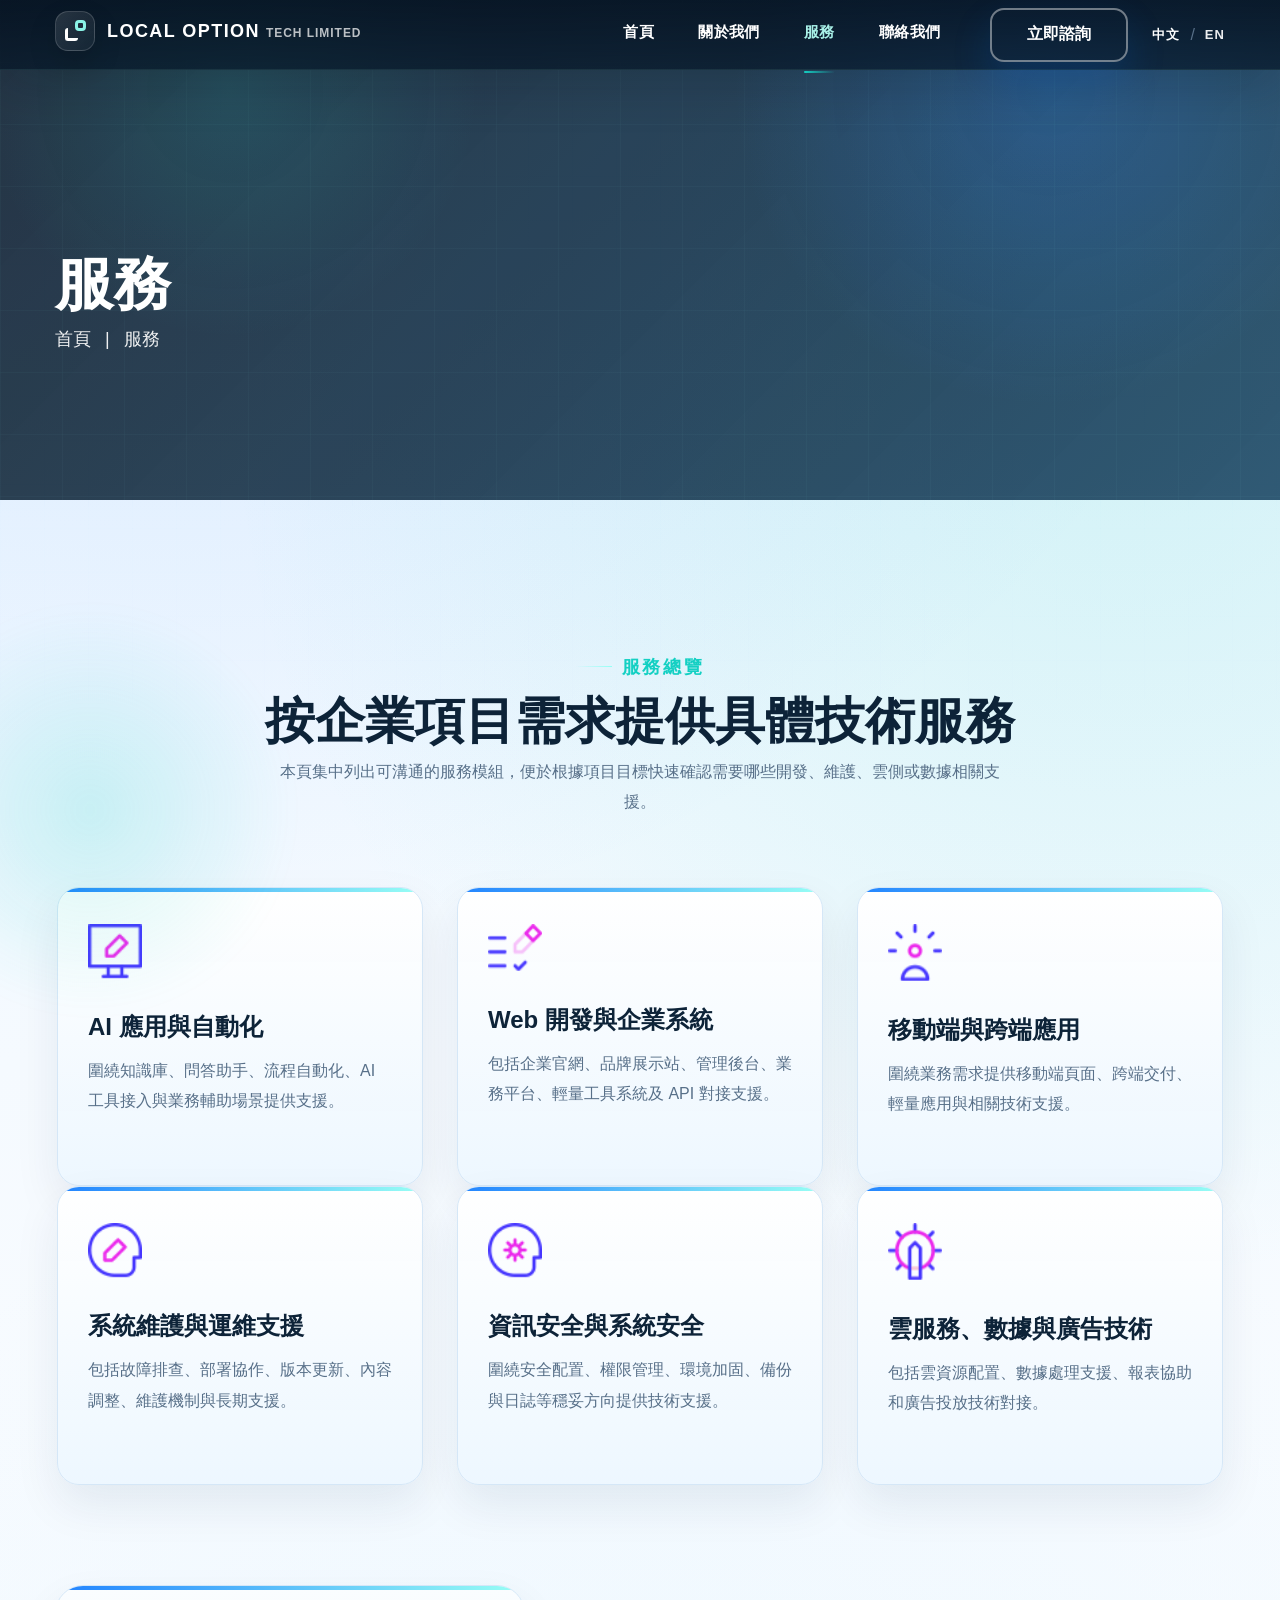
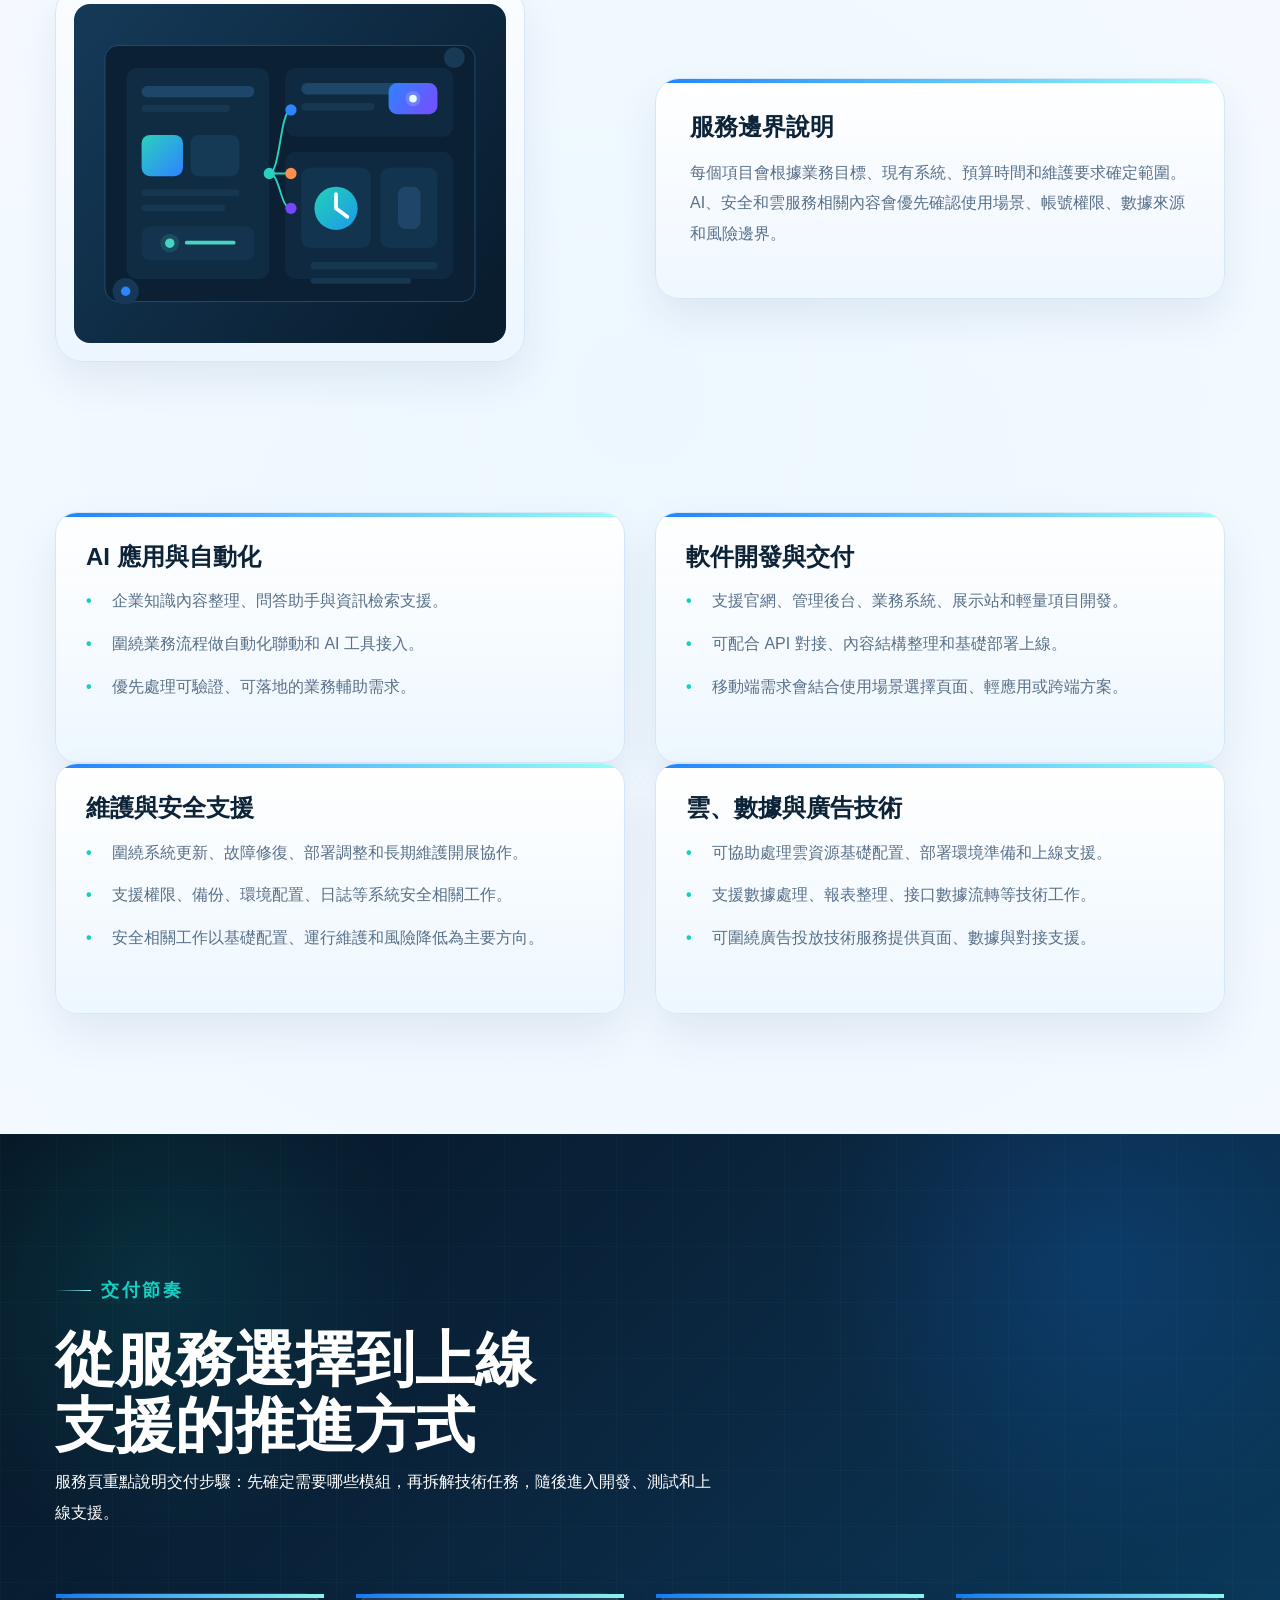
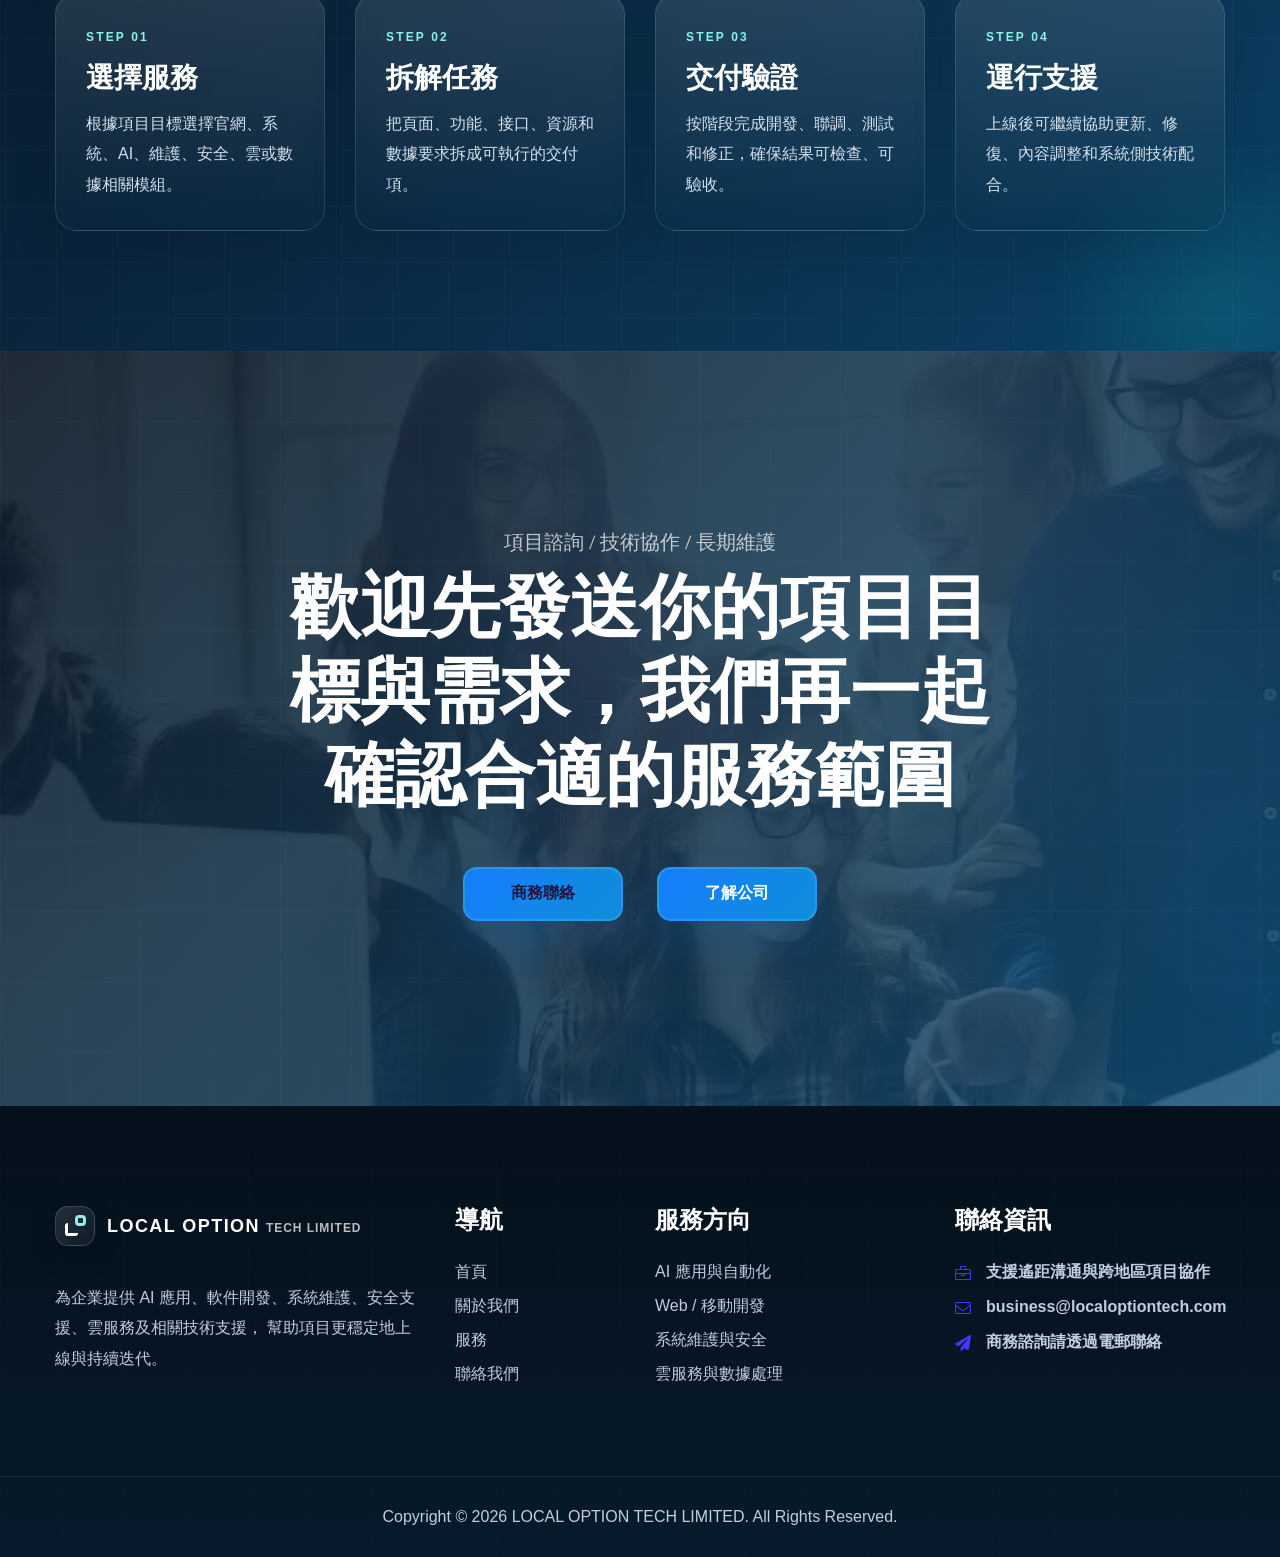
<file: services.html>
<!doctype html>
<html class="no-js" lang="zh-Hant">
    <head>
        <meta charset="utf-8">
        <meta http-equiv="x-ua-compatible" content="ie=edge">
        <title>服務 | LOCAL OPTION TECH LIMITED</title>
        <meta
            name="description"
            content="查看 LOCAL OPTION TECH LIMITED 提供的 AI 應用、Web 與移動開發、系統維護、安全支援、雲服務、數據處理及廣告技術服務。"
        >
        <meta name="viewport" content="width=device-width, initial-scale=1">
        <link rel="alternate" hreflang="zh-Hant" href="services.html">
        <link rel="alternate" hreflang="en" href="services-en.html">

        <link rel="shortcut icon" type="image/png" href="assets/img/favicon-32.png">
        <link rel="icon" type="image/png" sizes="32x32" href="assets/img/favicon-32.png">
        <link rel="icon" type="image/png" sizes="16x16" href="assets/img/favicon-16.png">
        <link rel="icon" type="image/svg+xml" href="assets/img/favicon.svg">
        <link rel="apple-touch-icon" sizes="180x180" href="assets/img/apple-touch-icon.png">
        <link rel="mask-icon" href="assets/img/favicon.svg" color="#19d3ff">

        <link rel="stylesheet" href="assets/css/bootstrap.min.css">
        <link rel="stylesheet" href="assets/css/slick.css">
        <link rel="stylesheet" href="assets/css/meanmenu.css">
        <link rel="stylesheet" href="assets/css/owl.carousel.min.css">
        <link rel="stylesheet" href="assets/css/animate.min.css">
        <link rel="stylesheet" href="assets/css/jquery.fancybox.min.css">
        <link rel="stylesheet" href="assets/css/fontAwesome5Pro.css">
        <link rel="stylesheet" href="assets/css/elegantFont.css">
        <link rel="stylesheet" href="assets/css/default.css">
        <link rel="stylesheet" href="assets/css/style.css">
        <link rel="stylesheet" href="assets/css/custom.css">
    </head>
    <body class="lot-inner">
        <div class="scroll-up" id="scroll" style="display: none;">
            <a href="javascript:void(0);"><i class="fas fa-level-up-alt"></i></a>
        </div>

        <header>
            <div class="header__area p-relative header__transparent">
                <div id="header__sticky" class="header__bottom">
                    <div class="container">
                        <div class="row align-items-center">
                            <div class="col-xl-3 col-lg-3 col-md-6 col-sm-6 col-6">
                                <div class="logo lot-brand">
                                    <a href="index.html" class="lot-brand-link" aria-label="LOCAL OPTION TECH LIMITED">
                                        <span class="lot-brand-mark" aria-hidden="true"></span>
                                        <span class="lot-brand-copy">
                                            <span class="lot-brand-title">LOCAL OPTION</span>
                                            <span class="lot-brand-subtitle">TECH LIMITED</span>
                                        </span>
                                    </a>
                                </div>
                                <div class="logo-gradient lot-brand">
                                    <a href="index.html" class="lot-brand-link" aria-label="LOCAL OPTION TECH LIMITED">
                                        <span class="lot-brand-mark" aria-hidden="true"></span>
                                        <span class="lot-brand-copy">
                                            <span class="lot-brand-title">LOCAL OPTION</span>
                                            <span class="lot-brand-subtitle">TECH LIMITED</span>
                                        </span>
                                    </a>
                                </div>
                            </div>
                            <div class="col-xl-9 col-lg-9 col-md-6 col-sm-6 col-6">
                                <div class="header__bottom-right d-flex justify-content-end align-items-center">
                                    <div class="main-menu">
                                        <nav id="mobile-menu">
                                            <ul>
                                                <li><a href="index.html">首頁</a></li>
                                                <li><a href="about.html">關於我們</a></li>
                                                <li class="lot-current"><a href="services.html">服務</a></li>
                                                <li><a href="contact.html">聯絡我們</a></li>
                                            </ul>
                                        </nav>
                                    </div>
                                    <div class="header__btn d-none d-sm-block d-lg-none d-xl-block ml-50">
                                        <a href="contact.html" class="z-btn lot-nav-cta">立即諮詢</a>
                                    </div>
                                    <div class="lot-lang-switch d-none d-sm-flex">
                                        <a href="services.html" class="active">中文</a>
                                        <span>/</span>
                                        <a href="services-en.html">EN</a>
                                    </div>
                                    <div class="sidebar__menu d-lg-none">
                                        <div class="sidebar-toggle-btn" id="sidebar-toggle">
                                            <span class="line"></span>
                                            <span class="line"></span>
                                            <span class="line"></span>
                                        </div>
                                    </div>
                                </div>
                            </div>
                        </div>
                    </div>
                </div>
            </div>
        </header>

        <section class="sidebar__area">
            <div class="sidebar__wrapper">
                <div class="sidebar__close">
                    <button class="sidebar__close-btn" id="sidebar__close-btn">
                        <span><i class="fal fa-times"></i></span>
                        <span>關閉</span>
                    </button>
                </div>
                <div class="sidebar__tab">
                    <ul class="nav nav-tabs" id="sidebar-tab" role="tablist">
                        <li class="nav-item">
                            <a class="nav-link active" id="menu-tab" data-toggle="tab" href="#menu" role="tab" aria-controls="menu" aria-selected="true">菜單</a>
                        </li>
                        <li class="nav-item">
                            <a class="nav-link" id="info-tab" data-toggle="tab" href="#info" role="tab" aria-controls="info" aria-selected="false">聯絡</a>
                        </li>
                    </ul>
                </div>
                <div class="sidebar__content">
                    <div class="tab-content" id="sidebar-tab-content">
                        <div class="tab-pane fade show active" id="menu" role="tabpanel" aria-labelledby="menu-tab">
                            <div class="logo mb-40 lot-brand">
                                <a href="index.html" class="lot-brand-link" aria-label="LOCAL OPTION TECH LIMITED">
                                    <span class="lot-brand-mark" aria-hidden="true"></span>
                                    <span class="lot-brand-copy">
                                        <span class="lot-brand-title">LOCAL OPTION</span>
                                        <span class="lot-brand-subtitle">TECH LIMITED</span>
                                    </span>
                                </a>
                            </div>
                            <div class="mobile-menu"></div>
                        </div>
                        <div class="tab-pane fade" id="info" role="tabpanel" aria-labelledby="info-tab">
                            <div class="sidebar__info">
                                <div class="logo mb-40 lot-brand">
                                <a href="index.html" class="lot-brand-link" aria-label="LOCAL OPTION TECH LIMITED">
                                    <span class="lot-brand-mark" aria-hidden="true"></span>
                                    <span class="lot-brand-copy">
                                        <span class="lot-brand-title">LOCAL OPTION</span>
                                        <span class="lot-brand-subtitle">TECH LIMITED</span>
                                    </span>
                                </a>
                            </div>
                                <p class="lot-sidebar-copy">
                                    聚焦可正式溝通、可明確邊界、可持續維護的企業技術服務範圍，便於快速判斷合作匹配度。
                                </p>
                                <div class="lot-mobile-lang">
                                    <a href="services.html">中文</a>
                                    <span>/</span>
                                    <a href="services-en.html">EN</a>
                                </div>
                                <a href="contact.html" class="z-btn z-btn-white">聯絡我們</a>
                                <div class="sidebar__contact mt-30">
                                    <ul class="lot-sidebar-list">
                                        <li>
                                            <div class="icon">
                                                <i class="fal fa-briefcase"></i>
                                            </div>
                                            <div class="text">
                                                <span>支援遙距溝通與項目協作</span>
                                            </div>
                                        </li>
                                        <li>
                                            <div class="icon">
                                                <i class="fal fa-envelope"></i>
                                            </div>
                                            <div class="text">
                                                <span><a href="mailto:business@localoptiontech.com">business@localoptiontech.com</a></span>
                                            </div>
                                        </li>
                                        <li>
                                            <div class="icon">
                                                <i class="fas fa-paper-plane"></i>
                                            </div>
                                            <div class="text">
                                                <span>商務諮詢請透過電郵聯絡</span>
                                            </div>
                                        </li>
                                    </ul>
                                </div>
                            </div>
                        </div>
                    </div>
                </div>
            </div>
        </section>
        <div class="body-overlay"></div>

        <main>
            <section class="page__title lot-page-title p-relative d-flex align-items-center fix">
                <div class="container">
                    <div class="row">
                        <div class="col-xl-12">
                            <div class="page__title-content mt-100">
                                <h2>服務</h2>
                                <nav aria-label="breadcrumb">
                                    <ol class="breadcrumb">
                                        <li class="breadcrumb-item"><a href="index.html">首頁</a></li>
                                        <li class="breadcrumb-item active" aria-current="page">服務</li>
                                    </ol>
                                </nav>
                            </div>
                        </div>
                    </div>
                </div>
            </section>

            <section class="services__area pt-150 pb-90">
                <div class="container">
                    <div class="row">
                        <div class="col-xl-10 offset-xl-1 col-lg-12">
                            <div class="section__title section__title-3 text-center mb-70">
                                <span>服務總覽</span>
                                <h2>按企業項目需求提供具體技術服務</h2>
                                <p class="lot-section-copy">
                                    本頁集中列出可溝通的服務模組，便於根據項目目標快速確認需要哪些開發、維護、雲側或數據相關支援。
                                </p>
                            </div>
                        </div>
                    </div>
                    <div class="row">
                        <div class="col-xl-4 col-lg-4 col-md-6">
                            <div class="services__item services__item-2 lot-service-card mb-30 wow fadeInUp" data-wow-delay=".2s">
                                <div class="services__icon mb-35">
                                    <img src="assets/img/icon/services/services-1.png" alt="AI 應用與自動化">
                                </div>
                                <div class="services__content services__content-2">
                                    <h3>AI 應用與自動化</h3>
                                    <p>圍繞知識庫、問答助手、流程自動化、AI 工具接入與業務輔助場景提供支援。</p>
                                </div>
                            </div>
                        </div>
                        <div class="col-xl-4 col-lg-4 col-md-6">
                            <div class="services__item services__item-2 lot-service-card mb-30 wow fadeInUp" data-wow-delay=".3s">
                                <div class="services__icon mb-35">
                                    <img src="assets/img/icon/services/services-2.png" alt="Web 開發與企業系統">
                                </div>
                                <div class="services__content services__content-2">
                                    <h3>Web 開發與企業系統</h3>
                                    <p>包括企業官網、品牌展示站、管理後台、業務平台、輕量工具系統及 API 對接支援。</p>
                                </div>
                            </div>
                        </div>
                        <div class="col-xl-4 col-lg-4 col-md-6">
                            <div class="services__item services__item-2 lot-service-card mb-30 wow fadeInUp" data-wow-delay=".4s">
                                <div class="services__icon mb-35">
                                    <img src="assets/img/icon/services/services-3.png" alt="移動端與跨端應用">
                                </div>
                                <div class="services__content services__content-2">
                                    <h3>移動端與跨端應用</h3>
                                    <p>圍繞業務需求提供移動端頁面、跨端交付、輕量應用與相關技術支援。</p>
                                </div>
                            </div>
                        </div>
                        <div class="col-xl-4 col-lg-4 col-md-6">
                            <div class="services__item services__item-2 lot-service-card mb-30 wow fadeInUp" data-wow-delay=".5s">
                                <div class="services__icon mb-35">
                                    <img src="assets/img/icon/services/services-4.png" alt="系統維護與運維支援">
                                </div>
                                <div class="services__content services__content-2">
                                    <h3>系統維護與運維支援</h3>
                                    <p>包括故障排查、部署協作、版本更新、內容調整、維護機制與長期支援。</p>
                                </div>
                            </div>
                        </div>
                        <div class="col-xl-4 col-lg-4 col-md-6">
                            <div class="services__item services__item-2 lot-service-card mb-30 wow fadeInUp" data-wow-delay=".6s">
                                <div class="services__icon mb-35">
                                    <img src="assets/img/icon/services/services-5.png" alt="資訊安全與系統安全">
                                </div>
                                <div class="services__content services__content-2">
                                    <h3>資訊安全與系統安全</h3>
                                    <p>圍繞安全配置、權限管理、環境加固、備份與日誌等穩妥方向提供技術支援。</p>
                                </div>
                            </div>
                        </div>
                        <div class="col-xl-4 col-lg-4 col-md-6">
                            <div class="services__item services__item-2 lot-service-card mb-30 wow fadeInUp" data-wow-delay=".7s">
                                <div class="services__icon mb-35">
                                    <img src="assets/img/icon/services/services-6.png" alt="雲服務、數據與廣告技術">
                                </div>
                                <div class="services__content services__content-2">
                                    <h3>雲服務、數據與廣告技術</h3>
                                    <p>包括雲資源配置、數據處理支援、報表協助和廣告投放技術對接。</p>
                                </div>
                            </div>
                        </div>
                    </div>
                </div>
            </section>

            <section class="about__area pt-10 pb-120">
                <div class="container">
                    <div class="row align-items-center">
                        <div class="col-xl-5 col-lg-6">
                            <div class="lot-illustration-card mb-30 wow fadeInUp" data-wow-delay=".2s">
                                <img src="assets/img/lot/about-enterprise.svg" alt="LOCAL OPTION TECH 服務覆蓋與技術能力視覺圖">
                            </div>
                        </div>
                        <div class="col-xl-6 offset-xl-1 col-lg-6">
                            <div class="lot-text-slab wow fadeInUp" data-wow-delay=".4s">
                                <h3>服務邊界說明</h3>
                                <p>
                                    每個項目會根據業務目標、現有系統、預算時間和維護要求確定範圍。
                                    AI、安全和雲服務相關內容會優先確認使用場景、帳號權限、數據來源和風險邊界。
                                </p>
                            </div>
                        </div>
                    </div>
                </div>
            </section>

            <section class="about__area pt-0 pb-120">
                <div class="container">
                    <div class="row">
                        <div class="col-xl-6 col-lg-6">
                            <div class="lot-detail-card mb-30 wow fadeInUp" data-wow-delay=".2s">
                                <h3>AI 應用與自動化</h3>
                                <ul class="lot-bullet-list">
                                    <li>企業知識內容整理、問答助手與資訊檢索支援。</li>
                                    <li>圍繞業務流程做自動化聯動和 AI 工具接入。</li>
                                    <li>優先處理可驗證、可落地的業務輔助需求。</li>
                                </ul>
                            </div>
                        </div>
                        <div class="col-xl-6 col-lg-6">
                            <div class="lot-detail-card mb-30 wow fadeInUp" data-wow-delay=".3s">
                                <h3>軟件開發與交付</h3>
                                <ul class="lot-bullet-list">
                                    <li>支援官網、管理後台、業務系統、展示站和輕量項目開發。</li>
                                    <li>可配合 API 對接、內容結構整理和基礎部署上線。</li>
                                    <li>移動端需求會結合使用場景選擇頁面、輕應用或跨端方案。</li>
                                </ul>
                            </div>
                        </div>
                        <div class="col-xl-6 col-lg-6">
                            <div class="lot-detail-card mb-30 wow fadeInUp" data-wow-delay=".4s">
                                <h3>維護與安全支援</h3>
                                <ul class="lot-bullet-list">
                                    <li>圍繞系統更新、故障修復、部署調整和長期維護開展協作。</li>
                                    <li>支援權限、備份、環境配置、日誌等系統安全相關工作。</li>
                                    <li>安全相關工作以基礎配置、運行維護和風險降低為主要方向。</li>
                                </ul>
                            </div>
                        </div>
                        <div class="col-xl-6 col-lg-6">
                            <div class="lot-detail-card mb-30 wow fadeInUp" data-wow-delay=".5s">
                                <h3>雲、數據與廣告技術</h3>
                                <ul class="lot-bullet-list">
                                    <li>可協助處理雲資源基礎配置、部署環境準備和上線支援。</li>
                                    <li>支援數據處理、報表整理、接口數據流轉等技術工作。</li>
                                    <li>可圍繞廣告投放技術服務提供頁面、數據與對接支援。</li>
                                </ul>
                            </div>
                        </div>
                    </div>
                </div>
            </section>

            <section class="lot-process-area pt-140 pb-120">
                <div class="container">
                    <div class="row align-items-end mb-50">
                        <div class="col-xl-7 col-lg-8">
                            <div class="section__title section__title-2">
                                <span>交付節奏</span>
                                <h2>從服務選擇到上線支援的推進方式</h2>
                                <p>
                                    服務頁重點說明交付步驟：先確定需要哪些模組，再拆解技術任務，隨後進入開發、測試和上線支援。
                                </p>
                            </div>
                        </div>
                    </div>
                    <div class="row">
                        <div class="col-xl-3 col-lg-6 col-md-6">
                            <div class="lot-process-card wow fadeInUp" data-wow-delay=".2s">
                                <span class="lot-process-step">Step 01</span>
                                <h3>選擇服務</h3>
                                <p>根據項目目標選擇官網、系統、AI、維護、安全、雲或數據相關模組。</p>
                            </div>
                        </div>
                        <div class="col-xl-3 col-lg-6 col-md-6">
                            <div class="lot-process-card wow fadeInUp" data-wow-delay=".3s">
                                <span class="lot-process-step">Step 02</span>
                                <h3>拆解任務</h3>
                                <p>把頁面、功能、接口、資源和數據要求拆成可執行的交付項。</p>
                            </div>
                        </div>
                        <div class="col-xl-3 col-lg-6 col-md-6">
                            <div class="lot-process-card wow fadeInUp" data-wow-delay=".4s">
                                <span class="lot-process-step">Step 03</span>
                                <h3>交付驗證</h3>
                                <p>按階段完成開發、聯調、測試和修正，確保結果可檢查、可驗收。</p>
                            </div>
                        </div>
                        <div class="col-xl-3 col-lg-6 col-md-6">
                            <div class="lot-process-card wow fadeInUp" data-wow-delay=".5s">
                                <span class="lot-process-step">Step 04</span>
                                <h3>運行支援</h3>
                                <p>上線後可繼續協助更新、修復、內容調整和系統側技術配合。</p>
                            </div>
                        </div>
                    </div>
                </div>
            </section>

            <section class="cta__area lot-cta pt-180 pb-155">
                <div class="container">
                    <div class="row">
                        <div class="col-xl-10 offset-xl-1">
                            <div class="cta__content text-center">
                                <span class="wow fadeInUp" data-wow-delay=".2s">項目諮詢 / 技術協作 / 長期維護</span>
                                <h1 class="wow fadeInUp" data-wow-delay=".4s">歡迎先發送你的項目目標與需求，我們再一起確認合適的服務範圍</h1>
                                <div class="cta__btn wow fadeInUp" data-wow-delay=".6s">
                                    <a href="contact.html" class="z-btn z-btn-white mb-30">商務聯絡</a>
                                    <a href="about.html" class="z-btn z-btn-transparent mb-30">了解公司</a>
                                </div>
                            </div>
                        </div>
                    </div>
                </div>
            </section>
        </main>

        <footer>
            <div class="footer__area pt-100">
                <div class="footer__top pb-45">
                    <div class="container">
                        <div class="row">
                            <div class="col-xl-4 col-lg-4 col-md-6 col-sm-6">
                                <div class="footer__widget lot-footer-brand mb-45 wow fadeInUp" data-wow-delay=".2s">
                                    <div class="footer__widget-title mb-30">
                                        <div class="lot-brand">
                                            <a href="index.html" class="lot-brand-link" aria-label="LOCAL OPTION TECH LIMITED">
                                                <span class="lot-brand-mark" aria-hidden="true"></span>
                                                <span class="lot-brand-copy">
                                                    <span class="lot-brand-title">LOCAL OPTION</span>
                                                    <span class="lot-brand-subtitle">TECH LIMITED</span>
                                                </span>
                                            </a>
                                        </div>
                                    </div>
                                    <div class="footer__widget-content">
                                        <p>
                                            為企業提供 AI 應用、軟件開發、系統維護、安全支援、雲服務及相關技術支援，
                                            幫助項目更穩定地上線與持續迭代。
                                        </p>
                                    </div>
                                </div>
                            </div>
                            <div class="col-xl-2 col-lg-2 col-md-6 col-sm-6">
                                <div class="footer__widget mb-45 wow fadeInUp" data-wow-delay=".3s">
                                    <div class="footer__widget-title">
                                        <h4>導航</h4>
                                    </div>
                                    <div class="footer__widget-content">
                                        <div class="footer__links">
                                            <ul>
                                                <li><a href="index.html">首頁</a></li>
                                                <li><a href="about.html">關於我們</a></li>
                                                <li><a href="services.html">服務</a></li>
                                                <li><a href="contact.html">聯絡我們</a></li>
                                            </ul>
                                        </div>
                                    </div>
                                </div>
                            </div>
                            <div class="col-xl-3 col-lg-3 col-md-6 col-sm-6">
                                <div class="footer__widget mb-45 wow fadeInUp" data-wow-delay=".4s">
                                    <div class="footer__widget-title">
                                        <h4>服務方向</h4>
                                    </div>
                                    <div class="footer__widget-content">
                                        <div class="footer__links">
                                            <ul>
                                                <li><a href="services.html">AI 應用與自動化</a></li>
                                                <li><a href="services.html">Web / 移動開發</a></li>
                                                <li><a href="services.html">系統維護與安全</a></li>
                                                <li><a href="services.html">雲服務與數據處理</a></li>
                                            </ul>
                                        </div>
                                    </div>
                                </div>
                            </div>
                            <div class="col-xl-3 col-lg-3 col-md-6 col-sm-6">
                                <div class="footer__widget mb-45 wow fadeInUp" data-wow-delay=".5s">
                                    <div class="footer__widget-title">
                                        <h4>聯絡資訊</h4>
                                    </div>
                                    <div class="footer__widget-content">
                                        <div class="footer__info">
                                            <ul>
                                                <li>
                                                    <div class="icon">
                                                        <i class="fal fa-briefcase"></i>
                                                    </div>
                                                    <div class="text">
                                                        <span>支援遙距溝通與跨地區項目協作</span>
                                                    </div>
                                                </li>
                                                <li>
                                                    <div class="icon">
                                                        <i class="fal fa-envelope"></i>
                                                    </div>
                                                    <div class="text">
                                                        <span><a href="mailto:business@localoptiontech.com">business@localoptiontech.com</a></span>
                                                    </div>
                                                </li>
                                                <li>
                                                    <div class="icon">
                                                        <i class="fas fa-paper-plane"></i>
                                                    </div>
                                                    <div class="text">
                                                        <span>商務諮詢請透過電郵聯絡</span>
                                                    </div>
                                                </li>
                                            </ul>
                                        </div>
                                    </div>
                                </div>
                            </div>
                        </div>
                    </div>
                </div>
                <div class="footer__copyright">
                    <div class="container">
                        <div class="row align-items-center">
                            <div class="col-xl-12">
                                <div class="footer__copyright-text text-center">
                                    <p>Copyright © 2026 LOCAL OPTION TECH LIMITED. All Rights Reserved.</p>
                                </div>
                            </div>
                        </div>
                    </div>
                </div>
            </div>
        </footer>

        <script src="assets/js/vendor/jquery-3.5.1.min.js"></script>
        <script src="assets/js/vendor/waypoints.min.js"></script>
        <script src="assets/js/bootstrap.bundle.min.js"></script>
        <script src="assets/js/jquery.meanmenu.js"></script>
        <script src="assets/js/slick.min.js"></script>
        <script src="assets/js/jquery.fancybox.min.js"></script>
        <script src="assets/js/jquery.counterup.min.js"></script>
        <script src="assets/js/isotope.pkgd.min.js"></script>
        <script src="assets/js/owl.carousel.min.js"></script>
        <script src="assets/js/ajax-form.js"></script>
        <script src="assets/js/wow.min.js"></script>
        <script src="assets/js/imagesloaded.pkgd.min.js"></script>
        <script src="assets/js/main.js"></script>
    </body>
</html>
</file>
<file: assets/css/elegantFont.css>
@font-face {
	font-family: 'ElegantIcons';
	src:url('../fonts/ElegantIcons.eot');
	src:url('../fonts/ElegantIcons.eot?#iefix') format('embedded-opentype'),
		url('../fonts/ElegantIcons.woff') format('woff'),
		url('../fonts/ElegantIcons.ttf') format('truetype'),
		url('../fonts/ElegantIcons.svg#ElegantIcons') format('svg');
	font-weight: normal;
	font-style: normal;
}

/* Use the following CSS code if you want to use data attributes for inserting your icons */
[data-icon]:before {
	font-family: 'ElegantIcons';
	content: attr(data-icon);
	speak: none;
	font-weight: normal;
	font-variant: normal;
	text-transform: none;
	line-height: 1;
	-webkit-font-smoothing: antialiased;
	-moz-osx-font-smoothing: grayscale;
}

/* Use the following CSS code if you want to have a class per icon */
/*
Instead of a list of all class selectors,
you can use the generic selector below, but it's slower:
[class*="your-class-prefix"] {
*/
.arrow_up, .arrow_down, .arrow_left, .arrow_right, .arrow_left-up, .arrow_right-up, .arrow_right-down, .arrow_left-down, .arrow-up-down, .arrow_up-down_alt, .arrow_left-right_alt, .arrow_left-right, .arrow_expand_alt2, .arrow_expand_alt, .arrow_condense, .arrow_expand, .arrow_move, .arrow_carrot-up, .arrow_carrot-down, .arrow_carrot-left, .arrow_carrot-right, .arrow_carrot-2up, .arrow_carrot-2down, .arrow_carrot-2left, .arrow_carrot-2right, .arrow_carrot-up_alt2, .arrow_carrot-down_alt2, .arrow_carrot-left_alt2, .arrow_carrot-right_alt2, .arrow_carrot-2up_alt2, .arrow_carrot-2down_alt2, .arrow_carrot-2left_alt2, .arrow_carrot-2right_alt2, .arrow_triangle-up, .arrow_triangle-down, .arrow_triangle-left, .arrow_triangle-right, .arrow_triangle-up_alt2, .arrow_triangle-down_alt2, .arrow_triangle-left_alt2, .arrow_triangle-right_alt2, .arrow_back, .icon_minus-06, .icon_plus, .icon_close, .icon_check, .icon_minus_alt2, .icon_plus_alt2, .icon_close_alt2, .icon_check_alt2, .icon_zoom-out_alt, .icon_zoom-in_alt, .icon_search, .icon_box-empty, .icon_box-selected, .icon_minus-box, .icon_plus-box, .icon_box-checked, .icon_circle-empty, .icon_circle-slelected, .icon_stop_alt2, .icon_stop, .icon_pause_alt2, .icon_pause, .icon_menu, .icon_menu-square_alt2, .icon_menu-circle_alt2, .icon_ul, .icon_ol, .icon_adjust-horiz, .icon_adjust-vert, .icon_document_alt, .icon_documents_alt, .icon_pencil, .icon_pencil-edit_alt, .icon_pencil-edit, .icon_folder-alt, .icon_folder-open_alt, .icon_folder-add_alt, .icon_info_alt, .icon_error-oct_alt, .icon_error-circle_alt, .icon_error-triangle_alt, .icon_question_alt2, .icon_question, .icon_comment_alt, .icon_chat_alt, .icon_vol-mute_alt, .icon_volume-low_alt, .icon_volume-high_alt, .icon_quotations, .icon_quotations_alt2, .icon_clock_alt, .icon_lock_alt, .icon_lock-open_alt, .icon_key_alt, .icon_cloud_alt, .icon_cloud-upload_alt, .icon_cloud-download_alt, .icon_image, .icon_images, .icon_lightbulb_alt, .icon_gift_alt, .icon_house_alt, .icon_genius, .icon_mobile, .icon_tablet, .icon_laptop, .icon_desktop, .icon_camera_alt, .icon_mail_alt, .icon_cone_alt, .icon_ribbon_alt, .icon_bag_alt, .icon_creditcard, .icon_cart_alt, .icon_paperclip, .icon_tag_alt, .icon_tags_alt, .icon_trash_alt, .icon_cursor_alt, .icon_mic_alt, .icon_compass_alt, .icon_pin_alt, .icon_pushpin_alt, .icon_map_alt, .icon_drawer_alt, .icon_toolbox_alt, .icon_book_alt, .icon_calendar, .icon_film, .icon_table, .icon_contacts_alt, .icon_headphones, .icon_lifesaver, .icon_piechart, .icon_refresh, .icon_link_alt, .icon_link, .icon_loading, .icon_blocked, .icon_archive_alt, .icon_heart_alt, .icon_star_alt, .icon_star-half_alt, .icon_star, .icon_star-half, .icon_tools, .icon_tool, .icon_cog, .icon_cogs, .arrow_up_alt, .arrow_down_alt, .arrow_left_alt, .arrow_right_alt, .arrow_left-up_alt, .arrow_right-up_alt, .arrow_right-down_alt, .arrow_left-down_alt, .arrow_condense_alt, .arrow_expand_alt3, .arrow_carrot_up_alt, .arrow_carrot-down_alt, .arrow_carrot-left_alt, .arrow_carrot-right_alt, .arrow_carrot-2up_alt, .arrow_carrot-2dwnn_alt, .arrow_carrot-2left_alt, .arrow_carrot-2right_alt, .arrow_triangle-up_alt, .arrow_triangle-down_alt, .arrow_triangle-left_alt, .arrow_triangle-right_alt, .icon_minus_alt, .icon_plus_alt, .icon_close_alt, .icon_check_alt, .icon_zoom-out, .icon_zoom-in, .icon_stop_alt, .icon_menu-square_alt, .icon_menu-circle_alt, .icon_document, .icon_documents, .icon_pencil_alt, .icon_folder, .icon_folder-open, .icon_folder-add, .icon_folder_upload, .icon_folder_download, .icon_info, .icon_error-circle, .icon_error-oct, .icon_error-triangle, .icon_question_alt, .icon_comment, .icon_chat, .icon_vol-mute, .icon_volume-low, .icon_volume-high, .icon_quotations_alt, .icon_clock, .icon_lock, .icon_lock-open, .icon_key, .icon_cloud, .icon_cloud-upload, .icon_cloud-download, .icon_lightbulb, .icon_gift, .icon_house, .icon_camera, .icon_mail, .icon_cone, .icon_ribbon, .icon_bag, .icon_cart, .icon_tag, .icon_tags, .icon_trash, .icon_cursor, .icon_mic, .icon_compass, .icon_pin, .icon_pushpin, .icon_map, .icon_drawer, .icon_toolbox, .icon_book, .icon_contacts, .icon_archive, .icon_heart, .icon_profile, .icon_group, .icon_grid-2x2, .icon_grid-3x3, .icon_music, .icon_pause_alt, .icon_phone, .icon_upload, .icon_download, .social_facebook, .social_twitter, .social_pinterest, .social_googleplus, .social_tumblr, .social_tumbleupon, .social_wordpress, .social_instagram, .social_dribbble, .social_vimeo, .social_linkedin, .social_rss, .social_deviantart, .social_share, .social_myspace, .social_skype, .social_youtube, .social_picassa, .social_googledrive, .social_flickr, .social_blogger, .social_spotify, .social_delicious, .social_facebook_circle, .social_twitter_circle, .social_pinterest_circle, .social_googleplus_circle, .social_tumblr_circle, .social_stumbleupon_circle, .social_wordpress_circle, .social_instagram_circle, .social_dribbble_circle, .social_vimeo_circle, .social_linkedin_circle, .social_rss_circle, .social_deviantart_circle, .social_share_circle, .social_myspace_circle, .social_skype_circle, .social_youtube_circle, .social_picassa_circle, .social_googledrive_alt2, .social_flickr_circle, .social_blogger_circle, .social_spotify_circle, .social_delicious_circle, .social_facebook_square, .social_twitter_square, .social_pinterest_square, .social_googleplus_square, .social_tumblr_square, .social_stumbleupon_square, .social_wordpress_square, .social_instagram_square, .social_dribbble_square, .social_vimeo_square, .social_linkedin_square, .social_rss_square, .social_deviantart_square, .social_share_square, .social_myspace_square, .social_skype_square, .social_youtube_square, .social_picassa_square, .social_googledrive_square, .social_flickr_square, .social_blogger_square, .social_spotify_square, .social_delicious_square, .icon_printer, .icon_calulator, .icon_building, .icon_floppy, .icon_drive, .icon_search-2, .icon_id, .icon_id-2, .icon_puzzle, .icon_like, .icon_dislike, .icon_mug, .icon_currency, .icon_wallet, .icon_pens, .icon_easel, .icon_flowchart, .icon_datareport, .icon_briefcase, .icon_shield, .icon_percent, .icon_globe, .icon_globe-2, .icon_target, .icon_hourglass, .icon_balance, .icon_rook, .icon_printer-alt, .icon_calculator_alt, .icon_building_alt, .icon_floppy_alt, .icon_drive_alt, .icon_search_alt, .icon_id_alt, .icon_id-2_alt, .icon_puzzle_alt, .icon_like_alt, .icon_dislike_alt, .icon_mug_alt, .icon_currency_alt, .icon_wallet_alt, .icon_pens_alt, .icon_easel_alt, .icon_flowchart_alt, .icon_datareport_alt, .icon_briefcase_alt, .icon_shield_alt, .icon_percent_alt, .icon_globe_alt, .icon_clipboard {
	font-family: 'ElegantIcons';
	speak: none;
	font-style: normal;
	font-weight: normal;
	font-variant: normal;
	text-transform: none;
	line-height: 1;
	-webkit-font-smoothing: antialiased;
}
.arrow_up:before {
	content: "\21";
}
.arrow_down:before {
	content: "\22";
}
.arrow_left:before {
	content: "\23";
}
.arrow_right:before {
	content: "\24";
}
.arrow_left-up:before {
	content: "\25";
}
.arrow_right-up:before {
	content: "\26";
}
.arrow_right-down:before {
	content: "\27";
}
.arrow_left-down:before {
	content: "\28";
}
.arrow-up-down:before {
	content: "\29";
}
.arrow_up-down_alt:before {
	content: "\2a";
}
.arrow_left-right_alt:before {
	content: "\2b";
}
.arrow_left-right:before {
	content: "\2c";
}
.arrow_expand_alt2:before {
	content: "\2d";
}
.arrow_expand_alt:before {
	content: "\2e";
}
.arrow_condense:before {
	content: "\2f";
}
.arrow_expand:before {
	content: "\30";
}
.arrow_move:before {
	content: "\31";
}
.arrow_carrot-up:before {
	content: "\32";
}
.arrow_carrot-down:before {
	content: "\33";
}
.arrow_carrot-left:before {
	content: "\34";
}
.arrow_carrot-right:before {
	content: "\35";
}
.arrow_carrot-2up:before {
	content: "\36";
}
.arrow_carrot-2down:before {
	content: "\37";
}
.arrow_carrot-2left:before {
	content: "\38";
}
.arrow_carrot-2right:before {
	content: "\39";
}
.arrow_carrot-up_alt2:before {
	content: "\3a";
}
.arrow_carrot-down_alt2:before {
	content: "\3b";
}
.arrow_carrot-left_alt2:before {
	content: "\3c";
}
.arrow_carrot-right_alt2:before {
	content: "\3d";
}
.arrow_carrot-2up_alt2:before {
	content: "\3e";
}
.arrow_carrot-2down_alt2:before {
	content: "\3f";
}
.arrow_carrot-2left_alt2:before {
	content: "\40";
}
.arrow_carrot-2right_alt2:before {
	content: "\41";
}
.arrow_triangle-up:before {
	content: "\42";
}
.arrow_triangle-down:before {
	content: "\43";
}
.arrow_triangle-left:before {
	content: "\44";
}
.arrow_triangle-right:before {
	content: "\45";
}
.arrow_triangle-up_alt2:before {
	content: "\46";
}
.arrow_triangle-down_alt2:before {
	content: "\47";
}
.arrow_triangle-left_alt2:before {
	content: "\48";
}
.arrow_triangle-right_alt2:before {
	content: "\49";
}
.arrow_back:before {
	content: "\4a";
}
.icon_minus-06:before {
	content: "\4b";
}
.icon_plus:before {
	content: "\4c";
}
.icon_close:before {
	content: "\4d";
}
.icon_check:before {
	content: "\4e";
}
.icon_minus_alt2:before {
	content: "\4f";
}
.icon_plus_alt2:before {
	content: "\50";
}
.icon_close_alt2:before {
	content: "\51";
}
.icon_check_alt2:before {
	content: "\52";
}
.icon_zoom-out_alt:before {
	content: "\53";
}
.icon_zoom-in_alt:before {
	content: "\54";
}
.icon_search:before {
	content: "\55";
}
.icon_box-empty:before {
	content: "\56";
}
.icon_box-selected:before {
	content: "\57";
}
.icon_minus-box:before {
	content: "\58";
}
.icon_plus-box:before {
	content: "\59";
}
.icon_box-checked:before {
	content: "\5a";
}
.icon_circle-empty:before {
	content: "\5b";
}
.icon_circle-slelected:before {
	content: "\5c";
}
.icon_stop_alt2:before {
	content: "\5d";
}
.icon_stop:before {
	content: "\5e";
}
.icon_pause_alt2:before {
	content: "\5f";
}
.icon_pause:before {
	content: "\60";
}
.icon_menu:before {
	content: "\61";
}
.icon_menu-square_alt2:before {
	content: "\62";
}
.icon_menu-circle_alt2:before {
	content: "\63";
}
.icon_ul:before {
	content: "\64";
}
.icon_ol:before {
	content: "\65";
}
.icon_adjust-horiz:before {
	content: "\66";
}
.icon_adjust-vert:before {
	content: "\67";
}
.icon_document_alt:before {
	content: "\68";
}
.icon_documents_alt:before {
	content: "\69";
}
.icon_pencil:before {
	content: "\6a";
}
.icon_pencil-edit_alt:before {
	content: "\6b";
}
.icon_pencil-edit:before {
	content: "\6c";
}
.icon_folder-alt:before {
	content: "\6d";
}
.icon_folder-open_alt:before {
	content: "\6e";
}
.icon_folder-add_alt:before {
	content: "\6f";
}
.icon_info_alt:before {
	content: "\70";
}
.icon_error-oct_alt:before {
	content: "\71";
}
.icon_error-circle_alt:before {
	content: "\72";
}
.icon_error-triangle_alt:before {
	content: "\73";
}
.icon_question_alt2:before {
	content: "\74";
}
.icon_question:before {
	content: "\75";
}
.icon_comment_alt:before {
	content: "\76";
}
.icon_chat_alt:before {
	content: "\77";
}
.icon_vol-mute_alt:before {
	content: "\78";
}
.icon_volume-low_alt:before {
	content: "\79";
}
.icon_volume-high_alt:before {
	content: "\7a";
}
.icon_quotations:before {
	content: "\7b";
}
.icon_quotations_alt2:before {
	content: "\7c";
}
.icon_clock_alt:before {
	content: "\7d";
}
.icon_lock_alt:before {
	content: "\7e";
}
.icon_lock-open_alt:before {
	content: "\e000";
}
.icon_key_alt:before {
	content: "\e001";
}
.icon_cloud_alt:before {
	content: "\e002";
}
.icon_cloud-upload_alt:before {
	content: "\e003";
}
.icon_cloud-download_alt:before {
	content: "\e004";
}
.icon_image:before {
	content: "\e005";
}
.icon_images:before {
	content: "\e006";
}
.icon_lightbulb_alt:before {
	content: "\e007";
}
.icon_gift_alt:before {
	content: "\e008";
}
.icon_house_alt:before {
	content: "\e009";
}
.icon_genius:before {
	content: "\e00a";
}
.icon_mobile:before {
	content: "\e00b";
}
.icon_tablet:before {
	content: "\e00c";
}
.icon_laptop:before {
	content: "\e00d";
}
.icon_desktop:before {
	content: "\e00e";
}
.icon_camera_alt:before {
	content: "\e00f";
}
.icon_mail_alt:before {
	content: "\e010";
}
.icon_cone_alt:before {
	content: "\e011";
}
.icon_ribbon_alt:before {
	content: "\e012";
}
.icon_bag_alt:before {
	content: "\e013";
}
.icon_creditcard:before {
	content: "\e014";
}
.icon_cart_alt:before {
	content: "\e015";
}
.icon_paperclip:before {
	content: "\e016";
}
.icon_tag_alt:before {
	content: "\e017";
}
.icon_tags_alt:before {
	content: "\e018";
}
.icon_trash_alt:before {
	content: "\e019";
}
.icon_cursor_alt:before {
	content: "\e01a";
}
.icon_mic_alt:before {
	content: "\e01b";
}
.icon_compass_alt:before {
	content: "\e01c";
}
.icon_pin_alt:before {
	content: "\e01d";
}
.icon_pushpin_alt:before {
	content: "\e01e";
}
.icon_map_alt:before {
	content: "\e01f";
}
.icon_drawer_alt:before {
	content: "\e020";
}
.icon_toolbox_alt:before {
	content: "\e021";
}
.icon_book_alt:before {
	content: "\e022";
}
.icon_calendar:before {
	content: "\e023";
}
.icon_film:before {
	content: "\e024";
}
.icon_table:before {
	content: "\e025";
}
.icon_contacts_alt:before {
	content: "\e026";
}
.icon_headphones:before {
	content: "\e027";
}
.icon_lifesaver:before {
	content: "\e028";
}
.icon_piechart:before {
	content: "\e029";
}
.icon_refresh:before {
	content: "\e02a";
}
.icon_link_alt:before {
	content: "\e02b";
}
.icon_link:before {
	content: "\e02c";
}
.icon_loading:before {
	content: "\e02d";
}
.icon_blocked:before {
	content: "\e02e";
}
.icon_archive_alt:before {
	content: "\e02f";
}
.icon_heart_alt:before {
	content: "\e030";
}
.icon_star_alt:before {
	content: "\e031";
}
.icon_star-half_alt:before {
	content: "\e032";
}
.icon_star:before {
	content: "\e033";
}
.icon_star-half:before {
	content: "\e034";
}
.icon_tools:before {
	content: "\e035";
}
.icon_tool:before {
	content: "\e036";
}
.icon_cog:before {
	content: "\e037";
}
.icon_cogs:before {
	content: "\e038";
}
.arrow_up_alt:before {
	content: "\e039";
}
.arrow_down_alt:before {
	content: "\e03a";
}
.arrow_left_alt:before {
	content: "\e03b";
}
.arrow_right_alt:before {
	content: "\e03c";
}
.arrow_left-up_alt:before {
	content: "\e03d";
}
.arrow_right-up_alt:before {
	content: "\e03e";
}
.arrow_right-down_alt:before {
	content: "\e03f";
}
.arrow_left-down_alt:before {
	content: "\e040";
}
.arrow_condense_alt:before {
	content: "\e041";
}
.arrow_expand_alt3:before {
	content: "\e042";
}
.arrow_carrot_up_alt:before {
	content: "\e043";
}
.arrow_carrot-down_alt:before {
	content: "\e044";
}
.arrow_carrot-left_alt:before {
	content: "\e045";
}
.arrow_carrot-right_alt:before {
	content: "\e046";
}
.arrow_carrot-2up_alt:before {
	content: "\e047";
}
.arrow_carrot-2dwnn_alt:before {
	content: "\e048";
}
.arrow_carrot-2left_alt:before {
	content: "\e049";
}
.arrow_carrot-2right_alt:before {
	content: "\e04a";
}
.arrow_triangle-up_alt:before {
	content: "\e04b";
}
.arrow_triangle-down_alt:before {
	content: "\e04c";
}
.arrow_triangle-left_alt:before {
	content: "\e04d";
}
.arrow_triangle-right_alt:before {
	content: "\e04e";
}
.icon_minus_alt:before {
	content: "\e04f";
}
.icon_plus_alt:before {
	content: "\e050";
}
.icon_close_alt:before {
	content: "\e051";
}
.icon_check_alt:before {
	content: "\e052";
}
.icon_zoom-out:before {
	content: "\e053";
}
.icon_zoom-in:before {
	content: "\e054";
}
.icon_stop_alt:before {
	content: "\e055";
}
.icon_menu-square_alt:before {
	content: "\e056";
}
.icon_menu-circle_alt:before {
	content: "\e057";
}
.icon_document:before {
	content: "\e058";
}
.icon_documents:before {
	content: "\e059";
}
.icon_pencil_alt:before {
	content: "\e05a";
}
.icon_folder:before {
	content: "\e05b";
}
.icon_folder-open:before {
	content: "\e05c";
}
.icon_folder-add:before {
	content: "\e05d";
}
.icon_folder_upload:before {
	content: "\e05e";
}
.icon_folder_download:before {
	content: "\e05f";
}
.icon_info:before {
	content: "\e060";
}
.icon_error-circle:before {
	content: "\e061";
}
.icon_error-oct:before {
	content: "\e062";
}
.icon_error-triangle:before {
	content: "\e063";
}
.icon_question_alt:before {
	content: "\e064";
}
.icon_comment:before {
	content: "\e065";
}
.icon_chat:before {
	content: "\e066";
}
.icon_vol-mute:before {
	content: "\e067";
}
.icon_volume-low:before {
	content: "\e068";
}
.icon_volume-high:before {
	content: "\e069";
}
.icon_quotations_alt:before {
	content: "\e06a";
}
.icon_clock:before {
	content: "\e06b";
}
.icon_lock:before {
	content: "\e06c";
}
.icon_lock-open:before {
	content: "\e06d";
}
.icon_key:before {
	content: "\e06e";
}
.icon_cloud:before {
	content: "\e06f";
}
.icon_cloud-upload:before {
	content: "\e070";
}
.icon_cloud-download:before {
	content: "\e071";
}
.icon_lightbulb:before {
	content: "\e072";
}
.icon_gift:before {
	content: "\e073";
}
.icon_house:before {
	content: "\e074";
}
.icon_camera:before {
	content: "\e075";
}
.icon_mail:before {
	content: "\e076";
}
.icon_cone:before {
	content: "\e077";
}
.icon_ribbon:before {
	content: "\e078";
}
.icon_bag:before {
	content: "\e079";
}
.icon_cart:before {
	content: "\e07a";
}
.icon_tag:before {
	content: "\e07b";
}
.icon_tags:before {
	content: "\e07c";
}
.icon_trash:before {
	content: "\e07d";
}
.icon_cursor:before {
	content: "\e07e";
}
.icon_mic:before {
	content: "\e07f";
}
.icon_compass:before {
	content: "\e080";
}
.icon_pin:before {
	content: "\e081";
}
.icon_pushpin:before {
	content: "\e082";
}
.icon_map:before {
	content: "\e083";
}
.icon_drawer:before {
	content: "\e084";
}
.icon_toolbox:before {
	content: "\e085";
}
.icon_book:before {
	content: "\e086";
}
.icon_contacts:before {
	content: "\e087";
}
.icon_archive:before {
	content: "\e088";
}
.icon_heart:before {
	content: "\e089";
}
.icon_profile:before {
	content: "\e08a";
}
.icon_group:before {
	content: "\e08b";
}
.icon_grid-2x2:before {
	content: "\e08c";
}
.icon_grid-3x3:before {
	content: "\e08d";
}
.icon_music:before {
	content: "\e08e";
}
.icon_pause_alt:before {
	content: "\e08f";
}
.icon_phone:before {
	content: "\e090";
}
.icon_upload:before {
	content: "\e091";
}
.icon_download:before {
	content: "\e092";
}
.social_facebook:before {
	content: "\e093";
}
.social_twitter:before {
	content: "\e094";
}
.social_pinterest:before {
	content: "\e095";
}
.social_googleplus:before {
	content: "\e096";
}
.social_tumblr:before {
	content: "\e097";
}
.social_tumbleupon:before {
	content: "\e098";
}
.social_wordpress:before {
	content: "\e099";
}
.social_instagram:before {
	content: "\e09a";
}
.social_dribbble:before {
	content: "\e09b";
}
.social_vimeo:before {
	content: "\e09c";
}
.social_linkedin:before {
	content: "\e09d";
}
.social_rss:before {
	content: "\e09e";
}
.social_deviantart:before {
	content: "\e09f";
}
.social_share:before {
	content: "\e0a0";
}
.social_myspace:before {
	content: "\e0a1";
}
.social_skype:before {
	content: "\e0a2";
}
.social_youtube:before {
	content: "\e0a3";
}
.social_picassa:before {
	content: "\e0a4";
}
.social_googledrive:before {
	content: "\e0a5";
}
.social_flickr:before {
	content: "\e0a6";
}
.social_blogger:before {
	content: "\e0a7";
}
.social_spotify:before {
	content: "\e0a8";
}
.social_delicious:before {
	content: "\e0a9";
}
.social_facebook_circle:before {
	content: "\e0aa";
}
.social_twitter_circle:before {
	content: "\e0ab";
}
.social_pinterest_circle:before {
	content: "\e0ac";
}
.social_googleplus_circle:before {
	content: "\e0ad";
}
.social_tumblr_circle:before {
	content: "\e0ae";
}
.social_stumbleupon_circle:before {
	content: "\e0af";
}
.social_wordpress_circle:before {
	content: "\e0b0";
}
.social_instagram_circle:before {
	content: "\e0b1";
}
.social_dribbble_circle:before {
	content: "\e0b2";
}
.social_vimeo_circle:before {
	content: "\e0b3";
}
.social_linkedin_circle:before {
	content: "\e0b4";
}
.social_rss_circle:before {
	content: "\e0b5";
}
.social_deviantart_circle:before {
	content: "\e0b6";
}
.social_share_circle:before {
	content: "\e0b7";
}
.social_myspace_circle:before {
	content: "\e0b8";
}
.social_skype_circle:before {
	content: "\e0b9";
}
.social_youtube_circle:before {
	content: "\e0ba";
}
.social_picassa_circle:before {
	content: "\e0bb";
}
.social_googledrive_alt2:before {
	content: "\e0bc";
}
.social_flickr_circle:before {
	content: "\e0bd";
}
.social_blogger_circle:before {
	content: "\e0be";
}
.social_spotify_circle:before {
	content: "\e0bf";
}
.social_delicious_circle:before {
	content: "\e0c0";
}
.social_facebook_square:before {
	content: "\e0c1";
}
.social_twitter_square:before {
	content: "\e0c2";
}
.social_pinterest_square:before {
	content: "\e0c3";
}
.social_googleplus_square:before {
	content: "\e0c4";
}
.social_tumblr_square:before {
	content: "\e0c5";
}
.social_stumbleupon_square:before {
	content: "\e0c6";
}
.social_wordpress_square:before {
	content: "\e0c7";
}
.social_instagram_square:before {
	content: "\e0c8";
}
.social_dribbble_square:before {
	content: "\e0c9";
}
.social_vimeo_square:before {
	content: "\e0ca";
}
.social_linkedin_square:before {
	content: "\e0cb";
}
.social_rss_square:before {
	content: "\e0cc";
}
.social_deviantart_square:before {
	content: "\e0cd";
}
.social_share_square:before {
	content: "\e0ce";
}
.social_myspace_square:before {
	content: "\e0cf";
}
.social_skype_square:before {
	content: "\e0d0";
}
.social_youtube_square:before {
	content: "\e0d1";
}
.social_picassa_square:before {
	content: "\e0d2";
}
.social_googledrive_square:before {
	content: "\e0d3";
}
.social_flickr_square:before {
	content: "\e0d4";
}
.social_blogger_square:before {
	content: "\e0d5";
}
.social_spotify_square:before {
	content: "\e0d6";
}
.social_delicious_square:before {
	content: "\e0d7";
}
.icon_printer:before {
	content: "\e103";
}
.icon_calulator:before {
	content: "\e0ee";
}
.icon_building:before {
	content: "\e0ef";
}
.icon_floppy:before {
	content: "\e0e8";
}
.icon_drive:before {
	content: "\e0ea";
}
.icon_search-2:before {
	content: "\e101";
}
.icon_id:before {
	content: "\e107";
}
.icon_id-2:before {
	content: "\e108";
}
.icon_puzzle:before {
	content: "\e102";
}
.icon_like:before {
	content: "\e106";
}
.icon_dislike:before {
	content: "\e0eb";
}
.icon_mug:before {
	content: "\e105";
}
.icon_currency:before {
	content: "\e0ed";
}
.icon_wallet:before {
	content: "\e100";
}
.icon_pens:before {
	content: "\e104";
}
.icon_easel:before {
	content: "\e0e9";
}
.icon_flowchart:before {
	content: "\e109";
}
.icon_datareport:before {
	content: "\e0ec";
}
.icon_briefcase:before {
	content: "\e0fe";
}
.icon_shield:before {
	content: "\e0f6";
}
.icon_percent:before {
	content: "\e0fb";
}
.icon_globe:before {
	content: "\e0e2";
}
.icon_globe-2:before {
	content: "\e0e3";
}
.icon_target:before {
	content: "\e0f5";
}
.icon_hourglass:before {
	content: "\e0e1";
}
.icon_balance:before {
	content: "\e0ff";
}
.icon_rook:before {
	content: "\e0f8";
}
.icon_printer-alt:before {
	content: "\e0fa";
}
.icon_calculator_alt:before {
	content: "\e0e7";
}
.icon_building_alt:before {
	content: "\e0fd";
}
.icon_floppy_alt:before {
	content: "\e0e4";
}
.icon_drive_alt:before {
	content: "\e0e5";
}
.icon_search_alt:before {
	content: "\e0f7";
}
.icon_id_alt:before {
	content: "\e0e0";
}
.icon_id-2_alt:before {
	content: "\e0fc";
}
.icon_puzzle_alt:before {
	content: "\e0f9";
}
.icon_like_alt:before {
	content: "\e0dd";
}
.icon_dislike_alt:before {
	content: "\e0f1";
}
.icon_mug_alt:before {
	content: "\e0dc";
}
.icon_currency_alt:before {
	content: "\e0f3";
}
.icon_wallet_alt:before {
	content: "\e0d8";
}
.icon_pens_alt:before {
	content: "\e0db";
}
.icon_easel_alt:before {
	content: "\e0f0";
}
.icon_flowchart_alt:before {
	content: "\e0df";
}
.icon_datareport_alt:before {
	content: "\e0f2";
}
.icon_briefcase_alt:before {
	content: "\e0f4";
}
.icon_shield_alt:before {
	content: "\e0d9";
}
.icon_percent_alt:before {
	content: "\e0da";
}
.icon_globe_alt:before {
	content: "\e0de";
}
.icon_clipboard:before {
	content: "\e0e6";
}


	.glyph {
		float: left;
		text-align: center;
		padding: .75em;
		margin: .4em 1.5em .75em 0;
		width: 6em;
text-shadow: none;
	}
        .glyph_big {
        font-size: 128px;
        color: #59c5dc;
        float: left;
        margin-right: 20px;
        }

        .glyph div { padding-bottom: 10px;}

	.glyph input {
		font-family: consolas, monospace;
		font-size: 12px;
		width: 100%;
		text-align: center;
		border: 0;
		box-shadow: 0 0 0 1px #ccc;
		padding: .2em;
                -moz-border-radius: 5px;
                -webkit-border-radius: 5px;
	}
	.centered {
		margin-left: auto;
		margin-right: auto;
	}
	.glyph .fs1 {
		font-size: 2em;
	}
</file>
<file: assets/css/default.css>
.mt-5{margin-top:5px !important}.mt-10{margin-top:10px}.mt-15{margin-top:15px}.mt-20{margin-top:20px}.mt-25{margin-top:25px}.mt-30{margin-top:30px}.mt-35{margin-top:35px}.mt-40{margin-top:40px}.mt-45{margin-top:45px}.mt-50{margin-top:50px}.mt-55{margin-top:55px}.mt-60{margin-top:60px}.mt-65{margin-top:65px}.mt-70{margin-top:70px}.mt-75{margin-top:75px}.mt-80{margin-top:80px}.mt-85{margin-top:85px}.mt-90{margin-top:90px}.mt-95{margin-top:95px}.mt-100{margin-top:100px}.mt-105{margin-top:105px}.mt-110{margin-top:110px}.mt-115{margin-top:115px}.mt-120{margin-top:120px}.mt-125{margin-top:125px}.mt-130{margin-top:130px}.mt-135{margin-top:135px}.mt-140{margin-top:140px}.mt-145{margin-top:145px}.mt-150{margin-top:150px}.mt-155{margin-top:155px}.mt-160{margin-top:160px}.mt-165{margin-top:165px}.mt-170{margin-top:170px}.mt-175{margin-top:175px}.mt-180{margin-top:180px}.mt-185{margin-top:185px}.mt-190{margin-top:190px}.mt-195{margin-top:195px}.mt-200{margin-top:200px}.mb-5{margin-bottom:5px !important}.mb-10{margin-bottom:10px}.mb-15{margin-bottom:15px}.mb-20{margin-bottom:20px}.mb-25{margin-bottom:25px}.mb-30{margin-bottom:30px}.mb-35{margin-bottom:35px}.mb-40{margin-bottom:40px}.mb-45{margin-bottom:45px}.mb-50{margin-bottom:50px}.mb-55{margin-bottom:55px}.mb-60{margin-bottom:60px}.mb-65{margin-bottom:65px}.mb-70{margin-bottom:70px}.mb-75{margin-bottom:75px}.mb-80{margin-bottom:80px}.mb-85{margin-bottom:85px}.mb-90{margin-bottom:90px}.mb-95{margin-bottom:95px}.mb-100{margin-bottom:100px}.mb-105{margin-bottom:105px}.mb-110{margin-bottom:110px}.mb-115{margin-bottom:115px}.mb-120{margin-bottom:120px}.mb-125{margin-bottom:125px}.mb-130{margin-bottom:130px}.mb-135{margin-bottom:135px}.mb-140{margin-bottom:140px}.mb-145{margin-bottom:145px}.mb-150{margin-bottom:150px}.mb-155{margin-bottom:155px}.mb-160{margin-bottom:160px}.mb-165{margin-bottom:165px}.mb-170{margin-bottom:170px}.mb-175{margin-bottom:175px}.mb-180{margin-bottom:180px}.mb-185{margin-bottom:185px}.mb-190{margin-bottom:190px}.mb-195{margin-bottom:195px}.mb-200{margin-bottom:200px}.ml-5{margin-left:5px}.ml-10{margin-left:10px}.ml-15{margin-left:15px}.ml-20{margin-left:20px}.ml-25{margin-left:25px}.ml-30{margin-left:30px}.ml-35{margin-left:35px}.ml-40{margin-left:40px}.ml-45{margin-left:45px}.ml-50{margin-left:50px}.ml-55{margin-left:55px}.ml-60{margin-left:60px}.ml-65{margin-left:65px}.ml-70{margin-left:70px}.ml-75{margin-left:75px}.ml-80{margin-left:80px}.ml-85{margin-left:85px}.ml-90{margin-left:90px}.ml-95{margin-left:95px}.ml-100{margin-left:100px}.ml-105{margin-left:105px}.ml-110{margin-left:110px}.ml-115{margin-left:115px}.ml-120{margin-left:120px}.ml-125{margin-left:125px}.ml-130{margin-left:130px}.ml-135{margin-left:135px}.ml-140{margin-left:140px}.ml-145{margin-left:145px}.ml-150{margin-left:150px}.ml-155{margin-left:155px}.ml-160{margin-left:160px}.ml-165{margin-left:165px}.ml-170{margin-left:170px}.ml-175{margin-left:175px}.ml-180{margin-left:180px}.ml-185{margin-left:185px}.ml-190{margin-left:190px}.ml-195{margin-left:195px}.ml-200{margin-left:200px}.mr-5{margin-right:5px}.mr-10{margin-right:10px}.mr-15{margin-right:15px}.mr-20{margin-right:20px}.mr-25{margin-right:25px}.mr-30{margin-right:30px}.mr-35{margin-right:35px}.mr-40{margin-right:40px}.mr-45{margin-right:45px}.mr-50{margin-right:50px}.mr-55{margin-right:55px}.mr-60{margin-right:60px}.mr-65{margin-right:65px}.mr-70{margin-right:70px}.mr-75{margin-right:75px}.mr-80{margin-right:80px}.mr-85{margin-right:85px}.mr-90{margin-right:90px}.mr-95{margin-right:95px}.mr-100{margin-right:100px}.mr-105{margin-right:105px}.mr-110{margin-right:110px}.mr-115{margin-right:115px}.mr-120{margin-right:120px}.mr-125{margin-right:125px}.mr-130{margin-right:130px}.mr-135{margin-right:135px}.mr-140{margin-right:140px}.mr-145{margin-right:145px}.mr-150{margin-right:150px}.mr-155{margin-right:155px}.mr-160{margin-right:160px}.mr-165{margin-right:165px}.mr-170{margin-right:170px}.mr-175{margin-right:175px}.mr-180{margin-right:180px}.mr-185{margin-right:185px}.mr-190{margin-right:190px}.mr-195{margin-right:195px}.mr-200{margin-right:200px}.pt-5{padding-top:5px}.pt-10{padding-top:10px}.pt-15{padding-top:15px}.pt-20{padding-top:20px}.pt-25{padding-top:25px}.pt-30{padding-top:30px}.pt-35{padding-top:35px}.pt-40{padding-top:40px}.pt-45{padding-top:45px}.pt-50{padding-top:50px}.pt-55{padding-top:55px}.pt-60{padding-top:60px}.pt-65{padding-top:65px}.pt-70{padding-top:70px}.pt-75{padding-top:75px}.pt-80{padding-top:80px}.pt-85{padding-top:85px}.pt-90{padding-top:90px}.pt-95{padding-top:95px}.pt-100{padding-top:100px}.pt-105{padding-top:105px}.pt-110{padding-top:110px}.pt-115{padding-top:115px}.pt-120{padding-top:120px}.pt-125{padding-top:125px}.pt-130{padding-top:130px}.pt-135{padding-top:135px}.pt-140{padding-top:140px}.pt-145{padding-top:145px}.pt-150{padding-top:150px}.pt-155{padding-top:155px}.pt-160{padding-top:160px}.pt-165{padding-top:165px}.pt-170{padding-top:170px}.pt-175{padding-top:175px}.pt-180{padding-top:180px}.pt-185{padding-top:185px}.pt-190{padding-top:190px}.pt-195{padding-top:195px}.pt-200{padding-top:200px}.pb-5{padding-bottom:5px}.pb-10{padding-bottom:10px}.pb-15{padding-bottom:15px}.pb-20{padding-bottom:20px}.pb-25{padding-bottom:25px}.pb-30{padding-bottom:30px}.pb-35{padding-bottom:35px}.pb-40{padding-bottom:40px}.pb-45{padding-bottom:45px}.pb-50{padding-bottom:50px}.pb-55{padding-bottom:55px}.pb-60{padding-bottom:60px}.pb-65{padding-bottom:65px}.pb-70{padding-bottom:70px}.pb-75{padding-bottom:75px}.pb-80{padding-bottom:80px}.pb-85{padding-bottom:85px}.pb-90{padding-bottom:90px}.pb-95{padding-bottom:95px}.pb-100{padding-bottom:100px}.pb-105{padding-bottom:105px}.pb-110{padding-bottom:110px}.pb-115{padding-bottom:115px}.pb-120{padding-bottom:120px}.pb-125{padding-bottom:125px}.pb-130{padding-bottom:130px}.pb-135{padding-bottom:135px}.pb-140{padding-bottom:140px}.pb-145{padding-bottom:145px}.pb-150{padding-bottom:150px}.pb-155{padding-bottom:155px}.pb-160{padding-bottom:160px}.pb-165{padding-bottom:165px}.pb-170{padding-bottom:170px}.pb-175{padding-bottom:175px}.pb-180{padding-bottom:180px}.pb-185{padding-bottom:185px}.pb-190{padding-bottom:190px}.pb-195{padding-bottom:195px}.pb-200{padding-bottom:200px}.pl-5{padding-left:5px}.pl-10{padding-left:10px}.pl-15{padding-left:15px}.pl-20{padding-left:20px}.pl-25{padding-left:25px}.pl-30{padding-left:30px}.pl-35{padding-left:35px}.pl-40{padding-left:40px}.pl-45{padding-left:45px}.pl-50{padding-left:50px}.pl-55{padding-left:55px}.pl-60{padding-left:60px}.pl-65{padding-left:65px}.pl-70{padding-left:70px}.pl-75{padding-left:75px}.pl-80{padding-left:80px}.pl-85{padding-left:85px}.pl-90{padding-left:90px}.pl-95{padding-left:95px}.pl-100{padding-left:100px}.pl-105{padding-left:105px}.pl-110{padding-left:110px}.pl-115{padding-left:115px}.pl-120{padding-left:120px}.pl-125{padding-left:125px}.pl-130{padding-left:130px}.pl-135{padding-left:135px}.pl-140{padding-left:140px}.pl-145{padding-left:145px}.pl-150{padding-left:150px}.pl-155{padding-left:155px}.pl-160{padding-left:160px}.pl-165{padding-left:165px}.pl-170{padding-left:170px}.pl-175{padding-left:175px}.pl-180{padding-left:180px}.pl-185{padding-left:185px}.pl-190{padding-left:190px}.pl-195{padding-left:195px}.pl-200{padding-left:200px}.pr-5{padding-right:5px}.pr-10{padding-right:10px}.pr-15{padding-right:15px}.pr-20{padding-right:20px}.pr-25{padding-right:25px}.pr-30{padding-right:30px}.pr-35{padding-right:35px}.pr-40{padding-right:40px}.pr-45{padding-right:45px}.pr-50{padding-right:50px}.pr-55{padding-right:55px}.pr-60{padding-right:60px}.pr-65{padding-right:65px}.pr-70{padding-right:70px}.pr-75{padding-right:75px}.pr-80{padding-right:80px}.pr-85{padding-right:85px}.pr-90{padding-right:90px}.pr-95{padding-right:95px}.pr-100{padding-right:100px}.pr-105{padding-right:105px}.pr-110{padding-right:110px}.pr-115{padding-right:115px}.pr-120{padding-right:120px}.pr-125{padding-right:125px}.pr-130{padding-right:130px}.pr-135{padding-right:135px}.pr-140{padding-right:140px}.pr-145{padding-right:145px}.pr-150{padding-right:150px}.pr-155{padding-right:155px}.pr-160{padding-right:160px}.pr-165{padding-right:165px}.pr-170{padding-right:170px}.pr-175{padding-right:175px}.pr-180{padding-right:180px}.pr-185{padding-right:185px}.pr-190{padding-right:190px}.pr-195{padding-right:195px}.pr-200{padding-right:200px}
</file>
<file: assets/css/style.css>
@charset "UTF-8";
/*-----------------------------------------------------------------------------------

    Theme Name: Zibber - Business Consulting HTML5 Template
    Author: Basic Theme
    Support: mdsalim400@gmail.com
    Description:  Zibber is a business multi-Purpose HTML5 Template 
    Version: 1.0

-----------------------------------------------------------------------------------

    CSS INDEX
    ===================

    01. Theme default CSS	
    02. Header CSS	
    03. Slider CSS	
    04. Features CSS	
    05. Services CSS	
    06. Counter CSS	
    07. Team CSS	
    08. Cta CSS	
    09. Price CSS	
    10. Brand CSS	
    11. Contact CSS	
    12. Faq CSS	
    13. Achievement CSS	
    14. Expart CSS	
    15. Testimonial CSS	
    16. Case CSS	
    17. Blog CSS	
    18. Hero CSS	
    19. Project CSS	
    20. Page Title CSS	
    21. Portfolio CSS	
    22. Footer CSS	


-----------------------------------------------------------------------------------*/
/*----------------------------------------*/
/*  01. Theme default CSS
/*----------------------------------------*/
/* 1. Theme default css */
@import url("https://fonts.googleapis.com/css2?family=Frank+Ruhl+Libre:wght@300;400;500;700;900&family=Lato:wght@300;400;700&display=swap");
* {
  margin: 0;
  padding: 0;
  box-sizing: border-box;
}

body {
  font-family: "Lato", sans-serif;
  font-size: 16px;
  font-weight: normal;
  color: #686777;
  line-height: 24px;
}

.w-img img {
  width: 100%;
}

.m-img img {
  max-width: 100%;
}

a,
.btn,
button,
span,
p,
i,
input,
select,
textarea,
li,
img,
*::after,
*::before,
.transition-3,
h1,
h2,
h3,
h4,
h5,
h6 {
  -webkit-transition: all 0.3s ease-out 0s;
  -moz-transition: all 0.3s ease-out 0s;
  -ms-transition: all 0.3s ease-out 0s;
  -o-transition: all 0.3s ease-out 0s;
  transition: all 0.3s ease-out 0s;
}

a:focus,
.button:focus {
  text-decoration: none;
  outline: none;
}

a:focus,
a:hover {
  color: inherit;
  text-decoration: none;
}

a,
button {
  color: inherit;
  outline: none;
  border: none;
}

button:hover {
  cursor: pointer;
}

button:focus {
  outline: 0;
  border: 0;
}

.uppercase {
  text-transform: uppercase;
}

.capitalize {
  text-transform: capitalize;
}

h1,
h2,
h3,
h4,
h5,
h6 {
  font-family: "Frank Ruhl Libre", serif;
  color: #1f1841;
  margin-top: 0px;
  font-weight: 900;
  line-height: 1.2;
  -webkit-transition: all 0.3s ease-out 0s;
  -moz-transition: all 0.3s ease-out 0s;
  -ms-transition: all 0.3s ease-out 0s;
  -o-transition: all 0.3s ease-out 0s;
  transition: all 0.3s ease-out 0s;
}

h1 {
  font-size: 40px;
}

h2 {
  font-size: 36px;
}

h3 {
  font-size: 27px;
}

h4 {
  font-size: 20px;
}

h5 {
  font-size: 16px;
}

h6 {
  font-size: 14px;
}

ul {
  margin: 0px;
  padding: 0px;
}

li {
  list-style: none;
}

p {
  font-family: "Lato", sans-serif;
  font-size: 16px;
  font-weight: normal;
  color: #686777;
  margin-bottom: 15px;
  line-height: 24px;
}

*::-moz-selection {
  background: #4636ff;
  color: #ffffff;
  text-shadow: none;
}

::-moz-selection {
  background: #4636ff;
  color: #ffffff;
  text-shadow: none;
}

::selection {
  background: #4636ff;
  color: #ffffff;
  text-shadow: none;
}

/*--
    - Input Placeholder
-----------------------------------------*/
*::-moz-placeholder {
  color: #1f1841;
  font-size: 14px;
  opacity: 1;
}

*::placeholder {
  color: #1f1841;
  font-size: 14px;
  opacity: 1;
}

/*--
    - Common Classes
-----------------------------------------*/
.fix {
  overflow: hidden;
}

.clear {
  clear: both;
}

.f-left {
  float: left;
}

.f-right {
  float: right;
}

.p-relative {
  position: relative;
}

.p-absolute {
  position: absolute;
}

/*--
    - Background color
-----------------------------------------*/
.grey-bg {
  background: #fafafa;
}

.grey-bg-12 {
  background: #f8f7fd;
}

.grey-bg-15 {
  background: #f3f1fa;
}

.grey-bg-16 {
  background: #f3f2f8;
}

.grey-bg-18 {
  background: #f8f8f8;
}

.grey-bg-19 {
  background: #f9f9f9;
}

.theme-bg {
  background: #4636ff;
}

.white-bg {
  background: #ffffff;
}

.black-bg {
  background: #1f1841;
}

.black-bg-2 {
  background: #1b133f;
}

.gradient-bg {
  background-image: -moz-linear-gradient(40deg, #4636ff 0%, #8923ff 100%);
  background-image: -webkit-linear-gradient(40deg, #4636ff 0%, #8923ff 100%);
  background-image: -ms-linear-gradient(40deg, #4636ff 0%, #8923ff 100%);
  background-image: linear-gradient(40deg, #4636ff 0%, #8923ff 100%);
}

/*--
    - color
-----------------------------------------*/
.text-white h1,
.text-white h2,
.text-white h3,
.text-white h4,
.text-white h5,
.text-white h6,
.text-white p,
.text-white span,
.text-white li,
.text-white a {
  color: #ffffff !important;
}

.theme-color h1,
.theme-color h2,
.theme-color h3,
.theme-color h4,
.theme-color h5,
.theme-color h6,
.theme-color p,
.theme-color span,
.theme-color li,
.theme-color a {
  color: #4636ff !important;
}

.white-color {
  color: #ffffff !important;
}

.black-color {
  color: #1f1841;
}

.blue-2-color {
  color: #5749ff;
}

.pink-color {
  color: #ff49ec;
}

.green-4-color {
  color: #28ba85;
}

.orange-color {
  color: #fd914f;
}

/* custom col */
.custom-col-2 {
  -ms-flex: 0 0 20%;
  flex: 0 0 20%;
  max-width: 20%;
}

/* spacing */
.mt--100 {
  margin-top: -100px;
}
@media (max-width: 575px) {
  .mt--100 {
    margin-top: 0;
  }
}

.mt--120 {
  margin-top: -120px;
}

.pt-270 {
  padding-top: 270px;
}

/* btn */
.z-btn {
  display: inline-block;
  height: 54px;
  line-height: 48px;
  border: 2px solid #4636ff;
  background: #4636ff;
  color: #ffffff;
  padding: 0 30px;
  -webkit-border-radius: 10px;
  -moz-border-radius: 10px;
  border-radius: 10px;
  font-weight: 700;
  text-transform: capitalize;
  min-width: 160px;
  text-align: center;
}
.z-btn i {
  margin-left: 8px;
}
.z-btn:hover {
  background: #ffffff;
  color: #4636ff;
}
.z-btn-white {
  background: #ffffff;
  border-color: #ffffff;
  color: #1f1841;
}
.z-btn-white:hover {
  background: #1f1841;
  border-color: #1f1841;
  color: #ffffff;
}
.z-btn-white-2 {
  font-size: 15px;
  height: 44px;
  line-height: 40px;
}
.z-btn-white-3:hover {
  background: #4636ff;
  border-color: #4636ff;
}
.z-btn-transparent {
  background: transparent;
  border-color: rgba(255, 255, 255, 0.2);
}
.z-btn-transparent:hover {
  background: #ffffff;
  color: #1f1841;
  border-color: #ffffff;
}
.z-btn-transparent-2 {
  border-color: rgba(255, 255, 255, 0.2);
}
.z-btn-border {
  border-color: #e2e0eb;
  color: #1f1841;
  background: transparent;
}
.z-btn-border:hover {
  background: #4636ff;
  color: #ffffff;
  border-color: #4636ff;
}
.z-btn-3 {
  height: 44px;
  line-height: 40px;
}

/* link btn */
.link-btn {
  position: relative;
  font-size: 30px;
  font-weight: 500;
  color: #1f1841;
  text-transform: uppercase;
  padding-right: 25px;
}
.link-btn i {
  position: absolute;
  top: 50%;
  -webkit-transform: translateY(-50%);
  -moz-transform: translateY(-50%);
  -ms-transform: translateY(-50%);
  transform: translateY(-50%);
  transition: all ease 0.2s;
  -webkit-transition: all ease 0.2s;
  -moz-transition: all ease 0.2s;
  -ms-transition: all ease 0.2s;
  -o-transition: all ease 0.2s;
}
.link-btn i:first-child {
  left: -100%;
  visibility: hidden;
  opacity: 0;
}
.link-btn i:last-child {
  right: 0;
}
.link-btn:hover {
  color: #ffffff;
}
.link-btn:hover i:first-child {
  left: 0;
  visibility: visible;
  opacity: 1;
}
.link-btn:hover i:last-child {
  right: -100%;
  visibility: hidden;
  opacity: 0;
}

.link-btn-2 {
  position: relative;
  font-size: 15px;
  color: #646374;
  font-weight: 700;
  padding-right: 24px;
  display: inline-block;
}
.link-btn-2 i {
  position: absolute;
  top: 55%;
  -webkit-transform: translateY(-50%);
  -moz-transform: translateY(-50%);
  -ms-transform: translateY(-50%);
  transform: translateY(-50%);
  transition: all ease 0.2s;
  -webkit-transition: all ease 0.2s;
  -moz-transition: all ease 0.2s;
  -ms-transition: all ease 0.2s;
  -o-transition: all ease 0.2s;
  font-size: 18px;
}
.link-btn-2 i:first-child {
  right: 10%;
  visibility: hidden;
  opacity: 0;
}
.link-btn-2 i:last-child {
  right: 0;
}
.link-btn-2:hover {
  color: #4636ff;
}
.link-btn-2:hover i:first-child {
  right: 0;
  visibility: visible;
  opacity: 1;
}
.link-btn-2:hover i:last-child {
  right: -10%;
  visibility: hidden;
  opacity: 0;
}
.link-btn-2.link-btn-3 {
  padding-right: 0;
  padding-left: 24px;
  color: #1f1841;
}
.link-btn-2.link-btn-3 i:first-child {
  left: 10%;
  right: auto;
}
.link-btn-2.link-btn-3 i:last-child {
  left: 0;
  right: auto;
}
.link-btn-2.link-btn-3:hover {
  color: #4636ff;
}
.link-btn-2.link-btn-3:hover i:first-child {
  left: 0;
}
.link-btn-2.link-btn-3:hover i:last-child {
  left: -10%;
}

/* section title */
.section__title span {
  font-size: 18px;
  color: #4636ff;
  display: inline-block;
  font-weight: 700;
  font-family: "Frank Ruhl Libre", serif;
  margin-bottom: 25px;
}
.section__title h2 {
  font-size: 70px;
  font-weight: 900;
  line-height: 1.1;
}
@media only screen and (min-width: 576px) and (max-width: 767px) {
  .section__title h2 {
    font-size: 50px;
  }
}
@media (max-width: 575px) {
  .section__title h2 {
    font-size: 50px;
  }
}
.section__title-2 h2 {
  font-size: 60px;
}
@media only screen and (min-width: 576px) and (max-width: 767px) {
  .section__title-2 h2 {
    font-size: 50px;
  }
}
@media (max-width: 575px) {
  .section__title-2 h2 {
    font-size: 50px;
  }
}
.section__title-3 span {
  margin-bottom: 15px;
}
.section__title-3 h2 {
  font-size: 50px;
}
@media only screen and (min-width: 768px) and (max-width: 991px) {
  .section__title-3 h2 {
    font-size: 40px;
  }
}
@media only screen and (min-width: 576px) and (max-width: 767px) {
  .section__title-3 h2 {
    font-size: 40px;
  }
}
@media (max-width: 575px) {
  .section__title-3 h2 {
    font-size: 35px;
  }
}
.section__title-h2 span {
  margin-bottom: 20px;
}

/* scroll to top */
#scroll a {
  position: fixed;
  right: 30px;
  bottom: 30px;
  width: 40px;
  height: 40px;
  line-height: 40px;
  text-align: center;
  font-size: 15px;
  color: #ffffff;
  list-style-type: none;
  background: #4636ff;
  margin-right: 20px;
  border: 1px solid #4636ff;
  z-index: 999;
}

/* theme social */
.theme-social ul li a {
  position: relative;
  overflow: hidden;
}
.theme-social ul li a:hover i:first-child {
  left: -120%;
}
.theme-social ul li a:hover i:last-child {
  left: 50%;
}
.theme-social ul li a i {
  position: absolute;
  top: 50%;
  left: 50%;
  -webkit-transform: translate(-50%, -50%);
  -moz-transform: translate(-50%, -50%);
  -ms-transform: translate(-50%, -50%);
  transform: translate(-50%, -50%);
  -webkit-transition: all 0.2s ease-out 0s;
  -moz-transition: all 0.2s ease-out 0s;
  -ms-transition: all 0.2s ease-out 0s;
  -o-transition: all 0.2s ease-out 0s;
  transition: all 0.2s ease-out 0s;
}
.theme-social ul li a i:last-child {
  left: 120%;
}

/* basic pagination */
.basic-pagination ul li {
  display: inline-block;
  margin-right: 10px;
}
.basic-pagination ul li.active a {
  color: #ffffff;
  background: #4636ff;
}
.basic-pagination ul li a {
  position: relative;
  overflow: hidden;
  background: #f1f1f1;
  color: #1f1841;
  font-size: 20px;
  display: inline-block;
  width: 44px;
  height: 44px;
  line-height: 44px;
  text-align: center;
  -webkit-border-radius: 10px;
  -moz-border-radius: 10px;
  border-radius: 10px;
}
.basic-pagination ul li a:hover {
  background: #4636ff;
  color: #ffffff;
}
.basic-pagination ul li a:hover i:first-child, .basic-pagination ul li a:hover span:first-child {
  left: -130%;
}
.basic-pagination ul li a:hover i:last-child, .basic-pagination ul li a:hover span:last-child {
  left: 50%;
}
.basic-pagination ul li a i, .basic-pagination ul li a span {
  position: absolute;
  top: 50%;
  left: 50%;
  -webkit-transform: translate(-50%, -50%);
  -moz-transform: translate(-50%, -50%);
  -ms-transform: translate(-50%, -50%);
  transform: translate(-50%, -50%);
  -webkit-transition: all 0.2s ease-out 0s;
  -moz-transition: all 0.2s ease-out 0s;
  -ms-transition: all 0.2s ease-out 0s;
  -o-transition: all 0.2s ease-out 0s;
  transition: all 0.2s ease-out 0s;
}
.basic-pagination ul li a i:last-child, .basic-pagination ul li a span:last-child {
  left: 130%;
}

/*----------------------------------------*/
/*  02. HEADER CSS START
/*----------------------------------------*/
.logo-gradient {
  display: none;
}

.header__search-wrapper {
  position: absolute;
  top: 100%;
  left: 0;
  right: auto;
  width: 0%;
  height: 100px;
  background: #1f1841;
  color: #ffffff;
  border: none;
  outline: none;
  padding: 15px;
  -webkit-transition: all 0.3s ease-out 0s;
  -moz-transition: all 0.3s ease-out 0s;
  -ms-transition: all 0.3s ease-out 0s;
  -o-transition: all 0.3s ease-out 0s;
  transition: all 0.3s ease-out 0s;
  visibility: hidden;
  opacity: 0;
  z-index: 11;
}
.header__search-wrapper.opened {
  width: 100%;
  left: auto;
  right: 0;
  visibility: visible;
  opacity: 1;
}
.header__search-wrapper input {
  width: 100%;
  padding: 0px;
  padding-right: 30px;
  border: none;
  height: 70px;
  color: #ffffff;
  font-size: 24px;
  font-weight: 400;
  background-color: transparent;
}
.header__search-wrapper input::placeholder {
  color: #bbb;
  text-transform: capitalize;
  font-size: 20px;
}
.header__search-wrapper input:focus {
  border: none;
  outline: none;
}
.header__search-wrapper input:focus::placeholder {
  opacity: 0;
}
.header__search-wrapper button {
  position: absolute;
  top: 50%;
  right: 0;
  -webkit-transform: translateY(-50%);
  -moz-transform: translateY(-50%);
  -ms-transform: translateY(-50%);
  transform: translateY(-50%);
  background: transparent;
  font-size: 24px;
}
.header__transparent {
  position: absolute;
  top: 0;
  left: 0;
  right: 0;
  width: 100%;
  z-index: 11;
}
.header__top {
  border-bottom: 1px solid #5323ca;
}
.header__top-4 {
  border-bottom: 1px solid #f0f0f1;
}
.header__social ul li {
  display: inline-block;
  border-right: 1px solid #5323ca;
  margin-left: -3px;
}
.header__social ul li:last-child {
  border-right: 0;
}
.header__social ul li a {
  display: inline-block;
  width: 50px;
  height: 40px;
  line-height: 40px;
  text-align: center;
  color: #ffffff;
  font-size: 14px;
}
.header__social ul li a:hover {
  background: rgba(255, 255, 255, 0.4);
}
.header__info ul li {
  display: inline-block;
  margin-left: 30px;
  padding-left: 20px;
  border-left: 1px solid #5323ca;
}
@media only screen and (min-width: 768px) and (max-width: 991px) {
  .header__info ul li {
    margin-left: 15px;
  }
}
.header__info ul li:first-child {
  border-left: 0;
}
.header__info ul li a {
  display: inline-block;
  font-size: 14px;
  color: #ffffff;
  height: 40px;
  line-height: 40px;
}
.header__info ul li a.search-toggle {
  width: 40px;
}
.header__info ul li a i {
  margin-right: 5px;
}
@media only screen and (min-width: 768px) and (max-width: 991px) {
  .header__bottom {
    padding: 20px 0;
  }
}
@media only screen and (min-width: 576px) and (max-width: 767px) {
  .header__bottom {
    padding: 20px 0;
  }
}
@media (max-width: 575px) {
  .header__bottom {
    padding: 20px 0;
  }
}
.header__bottom.sticky {
  left: 0;
  margin: auto;
  position: fixed !important;
  top: 0;
  width: 100%;
  box-shadow: 0 0 60px 0 rgba(0, 0, 0, 0.07);
  z-index: 9999;
  -webkit-animation: 300ms ease-in-out 0s normal none 1 running fadeInDown;
  animation: 300ms ease-in-out 0s normal none 1 running fadeInDown;
  -webkit-box-shadow: 0 10px 15px rgba(25, 25, 25, 0.1);
  background: #ffffff;
}
.header__bottom.sticky .logo-gradient {
  display: block;
}
.header__bottom.sticky .logo {
  display: none;
}
.header__bottom.sticky .main-menu ul li a {
  color: #1f1841;
}
.header__bottom.sticky .main-menu ul li:hover > a {
  color: #4636ff;
}
.header__bottom.sticky .header__btn a {
  background: #4636ff;
  border-color: #4636ff;
  color: #ffffff;
}
.header__bottom.sticky .header__btn a:hover {
  background: #ffffff;
  color: #4636ff;
}
.header__bottom.sticky .sidebar-toggle-btn .line {
  background: #4636ff;
}
.header__bottom-2 {
  padding: 4px 0;
}
@media only screen and (min-width: 768px) and (max-width: 991px) {
  .header__bottom-2 {
    padding: 15px 0;
  }
}
@media only screen and (min-width: 576px) and (max-width: 767px) {
  .header__bottom-2 {
    padding: 15px 0;
  }
}
@media (max-width: 575px) {
  .header__bottom-2 {
    padding: 15px 0;
  }
}
.header__shape {
  top: 0;
  left: 65px;
  z-index: 1;
}
@media only screen and (min-width: 1200px) and (max-width: 1600px) {
  .header__shape {
    left: 12%;
  }
}

/* header style */
.header__style-4 .main-menu ul li a {
  color: #646175;
}
.header__style-4 .header__btn a {
  color: #646175;
}
.header__style-4 .header__btn a:hover {
  color: #ffffff;
}

.header__style-5 .header__btn a {
  color: #ffffff;
}
.header__style-5 .header__btn a:hover {
  color: #1f1841;
}

.header__style-6 .header__top-4 {
  border-bottom: 1px solid #f0f0f1;
}
.header__style-6 .header__social ul li {
  border-right: 1px solid #f0f0f1;
}
.header__style-6 .header__social ul li a {
  color: #686777;
}
.header__style-6 .header__social ul li a:hover {
  background: #4636ff;
  color: #ffffff;
}
.header__style-6 .header__info ul li {
  border-left: 1px solid #f0f0f1;
}
.header__style-6 .header__info ul li a {
  color: #686777;
}
.header__style-6 .header__info ul li a:hover {
  color: #4636ff;
}

/* MAIN MENU CSS START */
.main-menu ul li {
  display: inline-block;
  margin-right: 40px;
  position: relative;
  /* submenu css start */
}
@media only screen and (min-width: 992px) and (max-width: 1199px) {
  .main-menu ul li {
    margin-right: 25px;
  }
}
.main-menu ul li:last-child {
  margin-right: 0;
}
.main-menu ul li a {
  font-size: 15px;
  font-weight: 700;
  text-transform: capitalize;
  color: #ffffff;
  display: inline-block;
  padding: 20px 0;
  padding-bottom: 25px;
}
.main-menu ul li:hover > a {
  color: #ffffff;
}
.main-menu ul li:hover ul.submenu {
  top: 100%;
  visibility: visible;
  opacity: 1;
}
.main-menu ul li ul.submenu {
  position: absolute;
  top: 110%;
  left: 0;
  min-width: 200px;
  padding: 15px 0;
  background: #ffffff;
  border-top: 4px solid #4636ff;
  z-index: 11;
  visibility: hidden;
  opacity: 0;
  -webkit-transition: all 0.3s ease-out 0s;
  -moz-transition: all 0.3s ease-out 0s;
  -ms-transition: all 0.3s ease-out 0s;
  -o-transition: all 0.3s ease-out 0s;
  transition: all 0.3s ease-out 0s;
  box-shadow: 0 0 60px 0 rgba(0, 0, 0, 0.07);
}
.main-menu ul li ul.submenu li {
  display: block;
  margin-right: 0;
  padding: 6px 25px 6px 25px;
}
.main-menu ul li ul.submenu li a {
  font-size: 14px;
  display: inline-block;
  padding: 0;
  color: #1f1841;
  position: relative;
}
.main-menu ul li ul.submenu li a::before {
  content: "";
  width: 0;
  height: 1px;
  bottom: 0;
  position: absolute;
  left: auto;
  right: 0;
  z-index: -1;
  transition: width 0.6s cubic-bezier(0.25, 0.8, 0.25, 1) 0s;
  background: #4636ff;
}
.main-menu ul li ul.submenu li:hover > a {
  color: #4636ff;
}
.main-menu ul li ul.submenu li:hover > a::before {
  width: 100%;
  left: 0;
  right: auto;
}
.main-menu ul li ul.submenu li:hover > ul.submenu {
  top: 0;
  visibility: visible;
  opacity: 1;
}
.main-menu ul li ul.submenu li ul.submenu {
  top: 10%;
  left: 100%;
  visibility: hidden;
  opacity: 0;
}
.main-menu.header__style-1-menu ul li a {
  padding: 23px 0;
  padding-bottom: 28px;
}
.main-menu.header__style-4-menu ul li a {
  color: #686777;
}
.main-menu.header__style-4-menu ul li a:hover {
  color: #4636ff;
}

.main-menu-3 ul li a {
  color: #2c234d;
}
.main-menu-3 ul li:hover > a {
  color: #4636ff;
}

/* sidebar css start */
@media only screen and (min-width: 768px) and (max-width: 991px) {
  .sidebar-toggle-btn {
    margin-left: 50px;
  }
}
@media only screen and (min-width: 576px) and (max-width: 767px) {
  .sidebar-toggle-btn {
    margin-left: 50px;
  }
}
@media (max-width: 575px) {
  .sidebar-toggle-btn {
    margin-left: 50px;
  }
}
.sidebar-toggle-btn .line {
  width: 30px;
  height: 3px;
  background-color: #ffffff;
  display: block;
  margin: 6px auto;
  -webkit-transition: all 0.3s ease-in-out;
  -o-transition: all 0.3s ease-in-out;
  transition: all 0.3s ease-in-out;
}
.sidebar-toggle-btn:hover {
  cursor: pointer;
}
.sidebar-toggle-btn:hover .line {
  -webkit-transform: rotate(-30deg);
  -ms-transform: rotate(-30deg);
  -o-transform: rotate(-30deg);
  -moz-transform: rotate(-30deg);
  transform: rotate(-30deg);
}
.sidebar-toggle-btn:hover .line:nth-child(1) {
  width: 10px;
}
.sidebar-toggle-btn:hover .line:nth-child(2) {
  width: 20px;
}
.sidebar-toggle-btn-3 .line {
  background-color: #4636ff;
}

.sidebar__area {
  position: fixed;
  right: -340px;
  top: 0;
  width: 320px;
  height: 100%;
  background: #1b133f none repeat scroll 0 0;
  overflow-y: scroll;
  -webkit-box-shadow: -5px 0 20px -5px rgba(0, 0, 0, 0.5);
  -moz-box-shadow: -5px 0 20px -5px rgba(0, 0, 0, 0.5);
  box-shadow: -5px 0 20px -5px rgba(0, 0, 0, 0.5);
  -webkit-transition: all 0.3s cubic-bezier(0.785, 0.135, 0.15, 0.86);
  -moz-transition: all 0.3s cubic-bezier(0.785, 0.135, 0.15, 0.86);
  transition: all 0.3s cubic-bezier(0.785, 0.135, 0.15, 0.86);
  z-index: 9999;
}
.sidebar__area.sidebar-opened {
  right: 0px;
}
.sidebar__wrapper {
  position: relative;
  padding: 30px;
}
.sidebar__tab {
  position: absolute;
  top: 0;
  left: 0;
  width: 100%;
}
.sidebar__tab .nav-tabs {
  background: #130d2d;
  border-bottom: 0;
}
.sidebar__tab .nav-tabs .nav-item {
  text-align: center;
  width: 50%;
}
.sidebar__tab .nav-tabs .nav-item .nav-link {
  color: #ffffff;
  background-color: transparent;
  border: none;
  font-size: 16px;
  font-weight: 700;
  text-transform: uppercase;
  -webkit-border-radius: 0;
  -moz-border-radius: 0;
  border-radius: 0;
  border-bottom: 2px solid transparent;
}
.sidebar__tab .nav-tabs .nav-item .nav-link.active {
  background: #1b133f;
}
.sidebar__tab .nav-tabs .nav-item .nav-link:hover {
  background: #ffffff;
  color: #1f1841;
}
.sidebar__content {
  margin-top: 40px;
}
.sidebar__close {
  position: absolute;
  top: 70px;
  right: 80px;
}
.sidebar__close-btn {
  transition: all 450ms cubic-bezier(0.4, 0.25, 0.3, 1.3);
  width: 40px;
  height: 40px;
  position: absolute;
  text-align: center;
  top: 0;
  left: 50%;
  transform: translateX(-50%);
  display: flex;
  justify-content: center;
  align-items: center;
  color: #ffffff;
  border: 1px solid #2a3a57;
  border-radius: 50%;
  cursor: pointer;
  overflow: hidden;
  background: transparent;
  z-index: 99;
}
.sidebar__close-btn:focus {
  border: 1px solid #2a3a57;
}
.sidebar__close-btn span {
  transition: all 400ms cubic-bezier(0.4, 0.25, 0.3, 1.3) 100ms;
  position: absolute;
  top: 50%;
  left: 50%;
  font-size: 14px;
  font-weight: 900;
  line-height: 40px;
  vertical-align: middle;
}
.sidebar__close-btn span:first-of-type {
  transform: translate(-50%, -50%);
  -webkit-transform: translate(-50%, -50%);
  -moz-transform: translate(-50%, -50%);
  -ms-transform: translate(-50%, -50%);
  -o-transform: translate(-50%, -50%);
}
.sidebar__close-btn span:last-of-type {
  text-transform: uppercase;
  transform: translate(-50%, 50%);
  -webkit-transform: translate(-50%, 50%);
  -moz-transform: translate(-50%, 50%);
  -ms-transform: translate(-50%, 50%);
  -o-transform: translate(-50%, 50%);
}
.sidebar__close-btn:hover {
  width: 100px;
  border-radius: 0;
}
.sidebar__close-btn:hover span:first-of-type {
  transform: translate(-50%, -150%);
  -webkit-transform: translate(-50%, -150%);
  -moz-transform: translate(-50%, -150%);
  -ms-transform: translate(-50%, -150%);
  -o-transform: translate(-50%, -150%);
}
.sidebar__close-btn:hover span:last-of-type {
  transform: translate(-50%, -50%);
  -webkit-transform: translate(-50%, -50%);
  -moz-transform: translate(-50%, -50%);
  -ms-transform: translate(-50%, -50%);
  -o-transform: translate(-50%, -50%);
}
.sidebar__info p {
  color: #bbb;
  margin-bottom: 30px;
  line-height: 28px;
  font-size: 14px;
}
.sidebar__contact ul li {
  margin-bottom: 8px;
  display: flex;
}
.sidebar__contact ul li .icon i {
  line-height: 27px;
  color: #bbb;
  margin-right: 15px;
}
.sidebar__contact ul li .text span {
  color: #bbb;
  font-weight: 700;
}
.sidebar__contact ul li .text span a {
  color: #bbb;
}
.sidebar__contact ul li:hover i, .sidebar__contact ul li:hover span {
  color: #ffffff;
}
.sidebar__contact ul li:hover i a, .sidebar__contact ul li:hover span a {
  color: #ffffff;
}
.sidebar__search {
  margin-top: 30px;
  position: relative;
}
.sidebar__search input {
  width: 100%;
  height: 50px;
  line-height: 50px;
  -webkit-border-radius: 10px;
  -moz-border-radius: 10px;
  border-radius: 10px;
  border: none;
  outline: none;
  padding: 0 15px;
  background: #292151;
  color: #bbb;
}
.sidebar__search input::placeholder {
  color: #bbb;
}
.sidebar__search button {
  position: absolute;
  top: 0;
  right: 0;
  height: 50px;
  width: 50px;
  line-height: 50px;
  color: #bbb;
  background: transparent;
}

.body-overlay {
  background-color: rgba(0, 0, 0, 0.5);
  height: 100%;
  width: 100%;
  position: fixed;
  top: 0;
  z-index: 999;
  left: 0;
  opacity: 0;
  visibility: hidden;
  -webkit-transition: all 0.3s ease-out 0s;
  -moz-transition: all 0.3s ease-out 0s;
  -ms-transition: all 0.3s ease-out 0s;
  -o-transition: all 0.3s ease-out 0s;
  transition: all 0.3s ease-out 0s;
}

.body-overlay-2 {
  background-color: rgba(0, 0, 0, 0.5);
  width: 100%;
  position: fixed;
  bottom: 0;
  height: calc(100% - 115px);
  z-index: 1;
  left: 0;
  opacity: 0;
  visibility: hidden;
  -webkit-transition: all 0.3s ease-out 0s;
  -moz-transition: all 0.3s ease-out 0s;
  -ms-transition: all 0.3s ease-out 0s;
  -o-transition: all 0.3s ease-out 0s;
  transition: all 0.3s ease-out 0s;
}
.body-overlay-2.overlay-none {
  visibility: hidden;
  opacity: 0;
}

.body-overlay.opened,
.body-overlay-2.opened {
  opacity: 1;
  visibility: visible;
}

/* mean menu customize */
.mean-container a.meanmenu-reveal {
  display: none;
}

.mean-container .mean-nav {
  background: none;
  margin-top: 0;
}

.mean-container .mean-bar {
  padding: 0;
  min-height: auto;
  background: none;
}

.mean-container .mean-nav > ul {
  padding: 0;
  margin: 0;
  width: 100%;
  list-style-type: none;
  display: block !important;
}

.mean-container a.meanmenu-reveal {
  display: none !important;
}

.mean-container .mean-nav ul li a {
  width: 100%;
  padding: 10px 0;
  color: #fff;
  border-top: 1px solid #2a3a57;
  font-size: 13px;
}

.mean-container .mean-nav ul li a.mean-expand {
  margin-top: 0px;
  height: 15px;
  line-height: 14px;
  border-bottom: none;
  padding: 0;
  display: inline-block;
  width: 40px;
  height: 44px;
  line-height: 44px;
}

.mean-container .mean-nav ul li a.mean-expand:hover {
  background: #ffffff;
  color: #1f1841;
}

.mean-container .mean-nav > ul > li:first-child > a {
  border-top: 0;
}

.mean-container .mean-nav ul li a.mean-expand.mean-clicked {
  background: #ffffff;
  color: #1f1841;
}

.mean-container .mean-nav ul li a.mean-expand.mean-clicked i {
  transform: rotate(45deg);
  -webkit-transform: rotate(45deg);
  -moz-transform: rotate(45deg);
  -ms-transform: rotate(45deg);
  -o-transform: rotate(45deg);
  color: #1f1841;
}

/*----------------------------------------*/
/*  03. SLIDER CSS START
/*----------------------------------------*/
.single-slider {
  position: relative;
  background-position: center;
  background-repeat: no-repeat;
  background-size: cover;
}
.single-slider::before {
  position: absolute;
  content: "";
  top: 0;
  left: 0;
  width: 100%;
  height: 100%;
  background-image: -moz-linear-gradient(60deg, #690ed0 0%, #170da2 100%);
  background-image: -ms-linear-gradient(60deg, #690ed0 0%, #170da2 100%);
  background-image: -webkit-linear-gradient(60deg, #690ed0 0%, #170da2 100%);
  background-image: linear-gradient(60deg, #690ed0 0%, #170da2 100%);
  opacity: 0.9;
}
.single-slider-2::before {
  display: none;
}
.single-slider-2.slick-active .slider__content-2::before {
  width: 250px;
}
@media (max-width: 575px) {
  .single-slider-2.slick-active .slider__content-2::before {
    width: 200px;
  }
}

.slider__area {
  position: relative;
}
.slider__area .slick-dots {
  display: none;
}
.slider__area-2 .slick-dots {
  display: inline-block !important;
  position: absolute;
  bottom: 30px;
  left: 140px;
}
.slider__area-2 .slick-dots li {
  display: inline-block;
}
.slider__area-2 .slick-dots li.slick-active button {
  background: #ffffff;
}
.slider__area-2 .slick-dots li button {
  font-size: 0;
  width: 14px;
  height: 14px;
  background: transparent;
  border: 2px solid rgba(255, 255, 255, 0.3);
  display: inline-block;
  -webkit-border-radius: 50%;
  -moz-border-radius: 50%;
  border-radius: 50%;
  margin-right: 10px;
}
.slider__height {
  min-height: 950px;
}
@media only screen and (min-width: 576px) and (max-width: 767px) {
  .slider__height {
    min-height: 700px;
  }
}
@media (max-width: 575px) {
  .slider__height {
    min-height: 600px;
  }
}
@media only screen and (min-width: 768px) and (max-width: 991px) {
  .slider__height-2 {
    min-height: 800px;
  }
}
.slider__content {
  position: relative;
  z-index: 1;
}
.slider__content > span {
  color: #d4d3eb;
  font-size: 20px;
  display: inline-block;
  margin-bottom: 17px;
}
.slider__content h1 {
  font-size: 70px;
  color: #ffffff;
  font-weight: 900;
  margin-bottom: 38px;
}
@media only screen and (min-width: 768px) and (max-width: 991px) {
  .slider__content h1 {
    font-size: 50px;
  }
}
@media only screen and (min-width: 576px) and (max-width: 767px) {
  .slider__content h1 {
    font-size: 40px;
  }
}
@media (max-width: 575px) {
  .slider__content h1 {
    font-size: 30px;
  }
}
.slider__content-2 {
  position: relative;
}
.slider__content-2 > span {
  padding: 4px 10px;
  color: #e6e6e6;
  background: rgba(255, 255, 255, 0.1);
  -webkit-border-radius: 6px;
  -moz-border-radius: 6px;
  border-radius: 6px;
  display: inline-block;
  margin-bottom: 10px;
  font-size: 16px;
}
.slider__content-2 h1 {
  margin-bottom: 15px;
}
@media only screen and (min-width: 1200px) and (max-width: 1600px) {
  .slider__content-2 h1 {
    font-size: 60px;
  }
}
@media only screen and (min-width: 992px) and (max-width: 1199px) {
  .slider__content-2 h1 {
    font-size: 60px;
  }
}
.slider__content-2 p {
  color: #e6e6e6;
  margin-bottom: 45px;
}
.slider__content-2::before {
  position: absolute;
  content: "";
  left: -100px;
  top: -115px;
  width: 0;
  height: 600px;
  background-image: -moz-linear-gradient(-120deg, #ff24f7 0%, #8923ff 100%);
  background-image: -webkit-linear-gradient(-120deg, #ff24f7 0%, #8923ff 100%);
  background-image: -ms-linear-gradient(-120deg, #ff24f7 0%, #8923ff 100%);
  background-image: linear-gradient(-120deg, #ff24f7 0%, #8923ff 100%);
  opacity: 0.8;
  z-index: -1;
  border-top-left-radius: 100px;
}
@media only screen and (min-width: 992px) and (max-width: 1199px) {
  .slider__content-2::before {
    top: -90px;
    height: 500px;
  }
}
@media only screen and (min-width: 768px) and (max-width: 991px) {
  .slider__content-2::before {
    top: -90px;
    height: 500px;
  }
}
@media only screen and (min-width: 576px) and (max-width: 767px) {
  .slider__content-2::before {
    top: -55px;
    height: 400px;
  }
}
@media (max-width: 575px) {
  .slider__content-2::before {
    top: -65px;
    height: 400px;
    left: auto;
    right: 0px;
    -webkit-transform: scaleX(-1);
    transform: scaleX(-1);
    -moz-transform: scaleX(-1);
    -ms-transform: scaleX(-1);
    -o-transform: scaleX(-1);
  }
}
.slider__content-3::before {
  display: none;
}
.slider__content-3 p {
  display: inline-block;
  margin-bottom: 40px;
}
.slider__content-4 {
  padding-right: 65px;
}
.slider__content-4 p {
  margin-bottom: 55px;
}
@media (max-width: 575px) {
  .slider__play {
    margin-top: 30px;
  }
}
.slider__play-btn {
  display: inline-block;
  width: 90px;
  height: 90px;
  line-height: 86px;
  text-align: center;
  font-size: 25px;
  color: #ffffff;
  border: 2px solid rgba(255, 255, 255, 0.2);
  -webkit-border-radius: 50%;
  -moz-border-radius: 50%;
  border-radius: 50%;
  animation: pulse 2s infinite;
}
.slider__play-btn:hover {
  background: #ffffff;
  color: #1f1841;
  border-color: #ffffff;
}
.slider__shape img {
  position: absolute;
}
.slider__shape img.triangle {
  right: 28%;
  bottom: 38%;
  animation: triangle 5s linear 0s infinite alternate;
  -webkit-animation: triangle 5s linear 0s infinite alternate;
}
.slider__shape img.dotted-square {
  right: 22%;
  bottom: 31%;
  animation: dottedSquare 8s linear 0s infinite alternate;
  -webkit-animation: dottedSquare 8s linear 0s infinite alternate;
}
.slider__shape img.solid-square {
  bottom: 19%;
  right: 25%;
  z-index: 1;
  animation: solidsquare 5s linear 0s infinite alternate;
  -webkit-animation: solidsquare 5s linear 0s infinite alternate;
}
.slider__shape img.circle {
  right: 10%;
  bottom: -47%;
  animation: sliderCircle 7s linear 0s infinite alternate;
  -webkit-animation: sliderCircle 7s linear 0s infinite alternate;
}
.slider__shape img.circle-2 {
  right: 12%;
  top: 65%;
  animation: sliderCircle 7s linear 0s infinite alternate;
  -webkit-animation: sliderCircle 7s linear 0s infinite alternate;
}
.slider__shape-1 {
  top: -120px;
  left: -100px;
  z-index: -1;
}

/* slider shapw keyframe */
@keyframes triangle {
  0% {
    transform: translateY(-100px);
    -webkit-transform: translateY(-100px);
    -moz-transform: translateY(-100px);
    -ms-transform: translateY(-100px);
    -o-transform: translateY(-100px);
  }
  100% {
    transform: translateY(0px);
    -webkit-transform: translateY(0px);
    -moz-transform: translateY(0px);
    -ms-transform: translateY(0px);
    -o-transform: translateY(0px);
  }
}
@keyframes dottedSquare {
  0% {
    transform: rotate(0deg);
    -webkit-transform: rotate(0deg);
    -moz-transform: rotate(0deg);
    -ms-transform: rotate(0deg);
    -o-transform: rotate(0deg);
  }
  100% {
    transform: rotate(360deg);
    -webkit-transform: rotate(360deg);
    -moz-transform: rotate(360deg);
    -ms-transform: rotate(360deg);
    -o-transform: rotate(360deg);
  }
}
@keyframes solidsquare {
  0% {
    transform: translateY(0px);
    -webkit-transform: translateY(0px);
    -moz-transform: translateY(0px);
    -ms-transform: translateY(0px);
    -o-transform: translateY(0px);
  }
  25% {
    transform: translateX(50px);
    -webkit-transform: translateX(50px);
    -moz-transform: translateX(50px);
    -ms-transform: translateX(50px);
    -o-transform: translateX(50px);
  }
  100% {
    transform: translateY(100px);
    -webkit-transform: translateY(100px);
    -moz-transform: translateY(100px);
    -ms-transform: translateY(100px);
    -o-transform: translateY(100px);
  }
}
@keyframes sliderCircle {
  0% {
    transform: rotate(0);
    -webkit-transform: rotate(0);
    -moz-transform: rotate(0);
    -ms-transform: rotate(0);
    -o-transform: rotate(0);
  }
  100% {
    transform: rotate(360deg);
    -webkit-transform: rotate(360deg);
    -moz-transform: rotate(360deg);
    -ms-transform: rotate(360deg);
    -o-transform: rotate(360deg);
  }
}
/* pulse btn */
@-webkit-keyframes pulse {
  0% {
    -webkit-box-shadow: 0 0 0 0 rgba(255, 255, 255, 0.4);
  }
  70% {
    -webkit-box-shadow: 0 0 0 45px rgba(255, 255, 255, 0);
  }
  100% {
    -webkit-box-shadow: 0 0 0 0 rgba(255, 255, 255, 0);
  }
}
@keyframes pulse {
  0% {
    -moz-box-shadow: 0 0 0 0 rgba(255, 255, 255, 0.4);
    box-shadow: 0 0 0 0 rgba(255, 255, 255, 0.4);
  }
  70% {
    -moz-box-shadow: 0 0 0 45px rgba(255, 255, 255, 0);
    box-shadow: 0 0 0 45px rgba(255, 255, 255, 0);
  }
  100% {
    -moz-box-shadow: 0 0 0 0 rgba(255, 255, 255, 0);
    box-shadow: 0 0 0 0 rgba(255, 255, 255, 0);
  }
}
/*----------------------------------------*/
/*  04. FEATURES CSS START
/*----------------------------------------*/
.features__inner {
  -webkit-box-shadow: 0px 50px 70px 0px rgba(66, 5, 135, 0.3);
  -moz-box-shadow: 0px 50px 70px 0px rgba(66, 5, 135, 0.3);
  box-shadow: 0px 50px 70px 0px rgba(66, 5, 135, 0.3);
  -webkit-border-radius: 10px;
  -moz-border-radius: 10px;
  border-radius: 10px;
}
@media (max-width: 575px) {
  .features__inner {
    margin-top: 100px;
  }
}
.features__item {
  position: relative;
  border-right: 1px solid #ad40fc;
  z-index: 1;
  min-height: 300px;
}
.features__item:hover .features__content {
  top: 40%;
}
.features__item:hover .features__btn {
  opacity: 0;
  visibility: visible;
  opacity: 1;
}
.features__item:hover .features__thumb::after {
  opacity: 0;
}
.features__item-2 {
  position: relative;
  -webkit-border-radius: 10px;
  -moz-border-radius: 10px;
  border-radius: 10px;
  padding: 45px 40px;
  border-right: none;
  -webkit-box-shadow: 0px 20px 50px 0px rgba(2, 0, 40, 0.1);
  -moz-box-shadow: 0px 20px 50px 0px rgba(2, 0, 40, 0.1);
  box-shadow: 0px 20px 50px 0px rgba(2, 0, 40, 0.1);
}
.features__item-2:hover .features__thumb-2 {
  opacity: 1;
}
.features__item-2:hover .features__content-2 h3 {
  color: #ffffff;
}
.features__item-2:hover .features__content-2 p {
  color: #ffffff;
}
.features__item-2:hover .features__icon i {
  color: #ffffff;
}
.features__item-2:hover .link-btn {
  color: #ffffff;
}
.features__thumb {
  position: absolute;
  top: 0;
  left: 0;
  width: 100%;
  height: 100%;
  background-position: center;
  background-repeat: no-repeat;
  background-size: cover;
}
.features__thumb::after {
  position: absolute;
  content: "";
  top: 0;
  left: 0;
  width: 100%;
  height: 100%;
  background-image: -moz-linear-gradient(-180deg, #dd24ff 0%, #841ff9 100%);
  background-image: -webkit-linear-gradient(-180deg, #dd24ff 0%, #841ff9 100%);
  background-image: -ms-linear-gradient(-180deg, #dd24ff 0%, #841ff9 100%);
  background-image: linear-gradient(-180deg, #dd24ff 0%, #841ff9 100%);
}
.features__thumb::before {
  position: absolute;
  content: "";
  top: 0;
  left: 0;
  width: 100%;
  height: 100%;
  background: #0b0385;
  opacity: 0.8;
}
.features__thumb-2 {
  position: absolute;
  top: 0;
  left: 0;
  width: 100%;
  height: 100%;
  background-position: center;
  background-repeat: no-repeat;
  background-size: cover;
  -webkit-transition: all 0.3s ease-out 0s;
  -moz-transition: all 0.3s ease-out 0s;
  -ms-transition: all 0.3s ease-out 0s;
  -o-transition: all 0.3s ease-out 0s;
  transition: all 0.3s ease-out 0s;
  opacity: 0;
}
.features__thumb-2::after {
  position: absolute;
  content: "";
  top: 0;
  left: 0;
  width: 100%;
  height: 100%;
  background-image: -moz-linear-gradient(60deg, #ff24f7 0%, #781ce2 100%);
  background-image: -webkit-linear-gradient(60deg, #ff24f7 0%, #781ce2 100%);
  background-image: -ms-linear-gradient(60deg, #ff24f7 0%, #781ce2 100%);
  background-image: -linear-gradient(60deg, #ff24f7 0%, #781ce2 100%);
  opacity: 0.8;
}
.features__icon {
  margin-bottom: 20px;
}
.features__icon i {
  font-size: 30px;
  color: #ffffff;
  height: 40px;
  width: 40px;
  line-height: 40px;
  text-align: center;
  display: inline-block;
}
.features__icon-2 {
  margin-bottom: 30px;
}
.features__icon-2 i {
  font-size: 34px;
  color: #4636ff;
}
.features__content {
  position: absolute;
  top: 55%;
  left: 50%;
  -webkit-transform: translate(-50%, -50%);
  -moz-transform: translate(-50%, -50%);
  -ms-transform: translate(-50%, -50%);
  transform: translate(-50%, -50%);
  width: 100%;
  -webkit-transition: all 0.3s ease-out 0s;
  -moz-transition: all 0.3s ease-out 0s;
  -ms-transition: all 0.3s ease-out 0s;
  -o-transition: all 0.3s ease-out 0s;
  transition: all 0.3s ease-out 0s;
  padding: 0 15px;
}
.features__content h3 {
  font-size: 16px;
  color: #ffffff;
  margin-bottom: 15px;
}
.features__content-left p {
  margin-bottom: 65px;
  line-height: 30px;
}
@media only screen and (min-width: 768px) and (max-width: 991px) {
  .features__content-right {
    margin-top: 50px;
  }
}
@media only screen and (min-width: 576px) and (max-width: 767px) {
  .features__content-right {
    margin-top: 50px;
  }
}
@media (max-width: 575px) {
  .features__content-right {
    margin-top: 50px;
  }
}
.features__content-2 {
  position: relative;
  z-index: 1;
}
.features__content-2 h3 {
  font-size: 22px;
  font-weight: 900;
}
.features__content-2 p {
  margin-bottom: 25px;
}
.features__btn {
  visibility: hidden;
  opacity: 0;
  -webkit-transition: all 0.3s ease-out 0s;
  -moz-transition: all 0.3s ease-out 0s;
  -ms-transition: all 0.3s ease-out 0s;
  -o-transition: all 0.3s ease-out 0s;
  transition: all 0.3s ease-out 0s;
}
.features__btn a {
  color: #ffffff;
}

/*----------------------------------------*/
/*  05. ABOUT CSS START
/*----------------------------------------*/
.about__thumb {
  position: relative;
}
.about__thumb::after {
  position: absolute;
  bottom: 20px;
  right: 0;
  content: "";
  width: 100%;
  height: 320px;
  -webkit-border-radius: 20px;
  -moz-border-radius: 20px;
  border-radius: 20px;
  background: #8aa29a;
  z-index: -1;
}
@media only screen and (min-width: 992px) and (max-width: 1199px) {
  .about__thumb::after {
    right: -45px;
  }
}
.about__thumb-2 {
  z-index: 1;
}
.about__thumb-2::before {
  position: absolute;
  content: "";
  left: 0;
  top: 0;
  width: 400px;
  height: 400px;
  -webkit-border-radius: 50%;
  -moz-border-radius: 50%;
  border-radius: 50%;
  background: #f1edf8;
  z-index: -1;
}
@media (max-width: 575px) {
  .about__thumb-2::before {
    width: 280px;
    height: 280px;
  }
}
.about__shape {
  position: absolute;
  top: 100px;
  left: -27px;
  z-index: -1;
}
.about__content {
  position: relative;
  z-index: 1;
}
@media only screen and (min-width: 768px) and (max-width: 991px) {
  .about__content {
    margin-top: 50px;
  }
}
@media only screen and (min-width: 576px) and (max-width: 767px) {
  .about__content {
    margin-top: 50px;
  }
}
@media (max-width: 575px) {
  .about__content {
    margin-top: 50px;
  }
}
.about__content p {
  font-size: 18px;
  line-height: 30px;
  margin-bottom: 40px;
}
.about__list {
  margin-bottom: 55px;
}
.about__list ul li {
  margin-bottom: 15px;
}
.about__list ul li:hover span {
  color: #4636ff;
}
.about__list ul li:hover span i {
  background: #4636ff;
  color: #ffffff;
}
.about__list ul li span {
  font-size: 18px;
  font-weight: 600;
  color: #1f1841;
  position: relative;
  padding-left: 30px;
}
.about__list ul li span i {
  position: absolute;
  top: 50%;
  left: 0;
  -webkit-transform: translateY(-50%);
  -moz-transform: translateY(-50%);
  -ms-transform: translateY(-50%);
  transform: translateY(-50%);
  display: inline-block;
  width: 20px;
  height: 20px;
  font-size: 10px;
  line-height: 20px;
  text-align: center;
  color: #4636ff;
  -webkit-border-radius: 50%;
  -moz-border-radius: 50%;
  border-radius: 50%;
  background: #ecebff;
  margin-right: 8px;
}

/*----------------------------------------*/
/*  06. CAPABILITIES CSS START
/*----------------------------------------*/
.capabilities__thumb {
  right: 0;
  top: 0;
  width: 50%;
  height: 100%;
  background-position: center;
  background-repeat: no-repeat;
  background-size: cover;
}
@media only screen and (min-width: 768px) and (max-width: 991px) {
  .capabilities__thumb {
    display: none;
  }
}
@media only screen and (min-width: 576px) and (max-width: 767px) {
  .capabilities__thumb {
    display: none;
  }
}
@media (max-width: 575px) {
  .capabilities__thumb {
    display: none;
  }
}
.capabilities__shape {
  left: 0;
  top: -165px;
}
.capabilities__list ol li {
  list-style: inherit;
  margin-left: 22px;
  margin-bottom: 25px;
  font-size: 22px;
  color: #777689;
  font-family: "Frank Ruhl Libre", serif;
}
.capabilities__list ol li:hover {
  color: #ffffff;
}

/*----------------------------------------*/
/*  05. SERVICES CSS START
/*----------------------------------------*/
.services__area-2 {
  background-size: cover;
  background-repeat: no-repeat;
  background-position: bottom;
}
@media only screen and (min-width: 768px) and (max-width: 991px) {
  .services__area-2 {
    margin-top: 350px;
  }
}
@media only screen and (min-width: 576px) and (max-width: 767px) {
  .services__area-2 {
    margin-top: 350px;
  }
}
@media (max-width: 575px) {
  .services__area-2 {
    margin-top: 350px;
  }
}
.services__item {
  padding-right: 45px;
}
@media only screen and (min-width: 992px) and (max-width: 1199px) {
  .services__item {
    padding-right: 15px;
  }
}
.services__item:hover .services__icon img {
  -webkit-transform: translate3d(0, -10px, 0);
  -moz-transform: translate3d(0, -10px, 0);
  -ms-transform: translate3d(0, -10px, 0);
  -o-transform: translate3d(0, -10px, 0);
  transform: translate3d(0, -10px, 0);
}
.services__item-2 {
  padding: 40px;
  margin-left: 2px;
  margin-right: 2px;
}
@media only screen and (min-width: 992px) and (max-width: 1199px) {
  .services__item-2 {
    padding: 30px;
  }
}
@media only screen and (min-width: 576px) and (max-width: 767px) {
  .services__item-2 {
    padding: 30px;
  }
}
.services__item-2:hover {
  -webkit-box-shadow: 0px 20px 20px 0px rgba(3, 0, 53, 0.06);
  -moz-box-shadow: 0px 20px 20px 0px rgba(3, 0, 53, 0.06);
  box-shadow: 0px 20px 20px 0px rgba(3, 0, 53, 0.06);
}
.services__icon {
  min-height: 45px;
}
.services__icon img {
  backface-visibility: hidden;
  -webkit-transform: translate3d(0, 0, 0);
  -moz-transform: translate3d(0, 0, 0);
  -ms-transform: translate3d(0, 0, 0);
  -o-transform: translate3d(0, 0, 0);
  transform: translate3d(0, 0, 0);
  -webkit-transition: transform 0.3s cubic-bezier(0.21, 0.6, 0.44, 2.18);
  -moz-transition: transform 0.3s cubic-bezier(0.21, 0.6, 0.44, 2.18);
  -ms-transition: transform 0.3s cubic-bezier(0.21, 0.6, 0.44, 2.18);
  -o-transition: transform 0.3s cubic-bezier(0.21, 0.6, 0.44, 2.18);
  transition: transform 0.3s cubic-bezier(0.21, 0.6, 0.44, 2.18);
}
@media only screen and (min-width: 992px) and (max-width: 1199px) {
  .services__icon-item {
    margin-right: 40px;
  }
}
@media (max-width: 575px) {
  .services__icon-item {
    margin-right: 0px;
  }
}
.services__icon-item .text h3 {
  font-size: 18px;
  margin-bottom: 15px;
}
.services__content h3 {
  font-size: 22px;
  font-weight: 900;
}
.services__content h3:hover a {
  color: #4636ff;
}
.services__content-2 h3 {
  margin-bottom: 0;
}
@media only screen and (min-width: 992px) and (max-width: 1199px) {
  .services__content-2 h3 {
    font-size: 20px;
  }
}
.services__content-2 p {
  margin-bottom: 0;
}
@media only screen and (min-width: 992px) and (max-width: 1199px) {
  .services__content-3 {
    padding-left: 15px;
  }
}
@media only screen and (min-width: 768px) and (max-width: 991px) {
  .services__content-3 {
    margin-top: 50px;
  }
}
@media only screen and (min-width: 576px) and (max-width: 767px) {
  .services__content-3 {
    margin-top: 50px;
    padding-left: 30px;
    padding-right: 30px;
  }
}
@media (max-width: 575px) {
  .services__content-3 {
    margin-top: 50px;
    padding-left: 15px;
    padding-right: 15px;
  }
}
.services__content-3 h3 {
  font-size: 30px;
}
.services__content-3 p {
  margin-bottom: 40px;
}
.services__nav .nav-item {
  margin-right: 80px;
}
@media only screen and (min-width: 992px) and (max-width: 1199px) {
  .services__nav .nav-item {
    margin-right: 30px;
  }
}
@media only screen and (min-width: 576px) and (max-width: 767px) {
  .services__nav .nav-item {
    margin-right: 30px;
  }
}
@media (max-width: 575px) {
  .services__nav .nav-item {
    margin-right: 0px;
  }
}
.services__nav .nav-link {
  padding: 0;
  border: 0;
  -webkit-border-radius: 0;
  -moz-border-radius: 0;
  border-radius: 0;
  background: transparent;
  font-size: 18px;
  color: #1f1841;
  font-weight: 500;
}
.services__nav .nav-link i {
  display: inline-block;
  width: 60px;
  height: 60px;
  text-align: center;
  line-height: 60px;
  color: #4636ff;
  margin-right: 18px;
  background: #ffffff;
  -webkit-box-shadow: 0px 10px 30px 0px rgba(8, 2, 46, 0.1);
  -moz-box-shadow: 0px 10px 30px 0px rgba(8, 2, 46, 0.1);
  box-shadow: 0px 10px 30px 0px rgba(8, 2, 46, 0.1);
  -webkit-border-radius: 50%;
  -moz-border-radius: 50%;
  border-radius: 50%;
}
.services__nav .nav-link.active {
  background: transparent;
  color: #1f1841;
}
.services__tab {
  -webkit-border-radius: 10px;
  -moz-border-radius: 10px;
  border-radius: 10px;
}
@media only screen and (min-width: 768px) and (max-width: 991px) {
  .services__thumb {
    padding-left: 70px;
  }
}
@media only screen and (min-width: 576px) and (max-width: 767px) {
  .services__thumb {
    padding-left: 30px;
  }
}
@media (max-width: 575px) {
  .services__thumb {
    padding-left: 15px;
  }
}
.services__text h3 {
  font-size: 30px;
  margin-bottom: 15px;
}
.services__text p {
  margin-bottom: 45px;
}
.services__text p span {
  color: #4636ff;
  position: relative;
}
.services__text p span::after {
  position: absolute;
  content: "";
  left: 0;
  bottom: -2px;
  width: 100%;
  height: 2px;
  background: #4636ff;
}
.services__text h4 {
  font-size: 18px;
  font-family: "Lato", sans-serif;
  font-weight: 600;
  margin-bottom: 20px;
  line-height: 1.5;
}
.services__list ul li {
  font-size: 16px;
  position: relative;
  padding-left: 30px;
  margin-bottom: 15px;
}
.services__list ul li::after {
  position: absolute;
  content: "";
  left: 0;
  top: 3px;
  font-family: "Font Awesome 5 Pro";
  font-size: 16px;
  color: #4636ff;
}
.services__widget {
  padding: 43px 40px;
  padding-bottom: 45px;
}
@media only screen and (min-width: 992px) and (max-width: 1199px) {
  .services__widget {
    padding-left: 25px;
    padding-right: 25px;
  }
}
@media (max-width: 575px) {
  .services__widget {
    padding-left: 25px;
    padding-right: 25px;
  }
}
.services__widget-title h4 {
  font-size: 24px;
  margin-bottom: 20px;
}
.services__link ul li {
  margin-bottom: 15px;
}
.services__link ul li:last-child {
  margin-bottom: 0;
}
.services__link ul li a {
  padding-left: 20px;
  position: relative;
}
.services__link ul li a::after {
  position: absolute;
  content: "";
  left: 0;
  top: 0;
  font-family: "Font Awesome 5 Pro";
  font-size: 16px;
  color: #4636ff;
}
.services__link ul li a:hover {
  color: #4636ff;
}
.services__link ul li a:hover::after {
  left: 5px;
}
.services__form input {
  width: 100%;
  height: 50px;
  border: 2px solid transparent;
  background: #ffffff;
  -webkit-border-radius: 10px;
  -moz-border-radius: 10px;
  border-radius: 10px;
  padding: 0 20px;
  margin-bottom: 20px;
}
.services__form input::placeholder {
  color: #9b9aa4;
}
.services__form input:focus {
  border-color: #4636ff;
  outline: none;
}
.services__form input:focus::placeholder {
  opacity: 0;
}
.services__action {
  padding: 15px 30px;
  position: relative;
}
.services__action::after {
  position: absolute;
  content: "";
  top: auto;
  left: 0;
  bottom: 0;
  width: 3px;
  height: 0;
  background: #4636ff;
}
.services__action:hover::after {
  top: 0;
  bottom: auto;
  height: 100%;
}
.services__action a {
  margin-bottom: 0;
  display: block;
}
.services__action a i {
  color: #4636ff;
  padding-right: 15px;
}
.services__action a:hover {
  color: #4636ff;
}
@media (max-width: 575px) {
  .services__sidebar {
    margin-right: 0;
  }
}

/*----------------------------------------*/
/*  06. COUNTER CSS START
/*----------------------------------------*/
.counter__area {
  position: relative;
}
.counter__area-2::before {
  position: absolute;
  content: "";
  left: 0;
  bottom: 0;
  width: 100%;
  height: 330%;
  background: url("../img/bg/wave-bg.png");
  z-index: -1;
}
.counter__inner {
  -webkit-border-radius: 20px;
  -moz-border-radius: 20px;
  border-radius: 20px;
  -webkit-box-shadow: 0px 40px 80px 0px rgba(43, 2, 89, 0.1);
  -moz-box-shadow: 0px 40px 80px 0px rgba(43, 2, 89, 0.1);
  box-shadow: 0px 40px 80px 0px rgba(43, 2, 89, 0.1);
  padding: 90px 0;
  padding-bottom: 65px;
}
.counter__item h2 {
  font-size: 50px;
  margin-bottom: 0;
  font-weight: 900;
  line-height: 1;
}
.counter__item span {
  text-transform: capitalize;
}
.counter__item-2 span {
  color: #626082;
}

/*----------------------------------------*/
/*  07. TEAM CSS START
/*----------------------------------------*/
.team__area {
  position: relative;
}
.team__area::after {
  position: absolute;
  content: "";
  bottom: -25px;
  left: 0;
  width: 100%;
  background: url("../img/bg/wave-bg.png");
  height: 140%;
  z-index: -1;
  background-position: center;
  background-repeat: no-repeat;
  background-size: cover;
}
@media only screen and (min-width: 992px) and (max-width: 1199px) {
  .team__area::after {
    height: 132%;
  }
}
.team__item {
  padding: 30px 35px;
  background: #423d7c;
  -webkit-border-radius: 20px;
  -moz-border-radius: 20px;
  border-radius: 20px;
}
.team__item-add {
  background: #ffffff;
}
.team__item-add::after {
  display: none;
}
.team__item::after {
  position: absolute;
  content: "";
  top: 0;
  left: 0;
  width: 100%;
  height: 100%;
  background-image: -moz-linear-gradient(-130deg, #dd24ff 0%, #841ff9 100%);
  background-image: -webkit-linear-gradient(-130deg, #dd24ff 0%, #841ff9 100%);
  background-image: -ms-linear-gradient(-130deg, #dd24ff 0%, #841ff9 100%);
  background-image: linear-gradient(-130deg, #dd24ff 0%, #841ff9 100%);
  opacity: 0;
}
.team__item:hover::after {
  opacity: 1;
}
.team__item:hover .team__info {
  top: 35px;
  visibility: visible;
  opacity: 1;
}
.team__item:hover .team__social {
  bottom: 35px;
  visibility: visible;
  opacity: 1;
}
.team__add {
  padding: 113px 0;
}
.team__add a {
  font-size: 50px;
  color: #9895b4;
}
.team__add a:hover {
  color: #4636ff;
}
.team__thumb img {
  width: 200px;
  height: 200px;
  -webkit-border-radius: 50%;
  -moz-border-radius: 50%;
  border-radius: 50%;
}
.team__content h3 {
  font-size: 22px;
  margin-bottom: 0;
  color: #ffffff;
  text-transform: capitalize;
}
.team__content span {
  font-size: 15px;
  color: #cac9d3;
}
.team__info {
  position: absolute;
  top: 10px;
  left: 30px;
  z-index: 1;
  visibility: hidden;
  opacity: 0;
  -webkit-transition: all 0.3s ease-out 0s;
  -moz-transition: all 0.3s ease-out 0s;
  -ms-transition: all 0.3s ease-out 0s;
  -o-transition: all 0.3s ease-out 0s;
  transition: all 0.3s ease-out 0s;
}
.team__info h3 {
  font-size: 22px;
  margin-bottom: 0;
  color: #ffffff;
  text-transform: capitalize;
}
.team__info span {
  font-size: 15px;
  color: #cac9d3;
}
.team__social {
  position: absolute;
  bottom: 10px;
  left: 30px;
  z-index: 1;
  visibility: hidden;
  opacity: 0;
  -webkit-transition: all 0.3s ease-out 0s;
  -moz-transition: all 0.3s ease-out 0s;
  -ms-transition: all 0.3s ease-out 0s;
  -o-transition: all 0.3s ease-out 0s;
  transition: all 0.3s ease-out 0s;
}
.team__social ul li {
  display: inline-block;
  margin-right: 7px;
}
.team__social ul li a {
  display: inline-block;
  width: 40px;
  height: 40px;
  line-height: 40px;
  text-align: center;
  background: #7b23de;
  font-size: 14px;
  color: #ffffff;
  -webkit-border-radius: 10px;
  -moz-border-radius: 10px;
  border-radius: 10px;
}
.team__social ul li a:hover {
  background: #ffffff;
  color: #7b23de;
}
.team__details-inner {
  -webkit-box-shadow: 0px 50px 80px 0px rgba(3, 0, 53, 0.1);
  -moz-box-shadow: 0px 50px 80px 0px rgba(3, 0, 53, 0.1);
  box-shadow: 0px 50px 80px 0px rgba(3, 0, 53, 0.1);
  -webkit-border-radius: 30px;
  -moz-border-radius: 30px;
  border-radius: 30px;
}
.team__details-shape {
  right: -11%;
  bottom: -16%;
  z-index: -1;
}
@media only screen and (min-width: 1200px) and (max-width: 1600px) {
  .team__details-shape {
    right: 0;
  }
}
@media only screen and (min-width: 992px) and (max-width: 1199px) {
  .team__details-shape {
    right: 0;
  }
}
@media only screen and (min-width: 768px) and (max-width: 991px) {
  .team__details-shape {
    right: -3%;
    bottom: -7%;
  }
}
@media only screen and (min-width: 576px) and (max-width: 767px) {
  .team__details-shape {
    right: -3%;
    bottom: -7%;
  }
}
@media (max-width: 575px) {
  .team__details-shape {
    right: -3%;
    bottom: -5%;
  }
}
@media only screen and (min-width: 992px) and (max-width: 1199px) {
  .team__details-img {
    margin-right: 30px;
  }
}
@media only screen and (min-width: 768px) and (max-width: 991px) {
  .team__details-img {
    margin-right: 0px;
  }
}
@media only screen and (min-width: 576px) and (max-width: 767px) {
  .team__details-img {
    margin-right: 0px;
  }
}
@media (max-width: 575px) {
  .team__details-img {
    margin-right: 0px;
  }
}
.team__details-img img {
  -webkit-border-radius: 30px 0 0 30px;
  -moz-border-radius: 30px 0 0 30px;
  border-radius: 30px 0 0 30px;
}
@media only screen and (min-width: 992px) and (max-width: 1199px) {
  .team__details-content {
    padding-top: 40px;
  }
}
@media only screen and (min-width: 768px) and (max-width: 991px) {
  .team__details-content {
    padding: 40px;
  }
}
@media only screen and (min-width: 576px) and (max-width: 767px) {
  .team__details-content {
    padding: 40px;
  }
}
@media (max-width: 575px) {
  .team__details-content {
    padding: 40px;
  }
}
.team__details-content > span {
  font-size: 20px;
  display: inline-block;
  margin-bottom: 7px;
}
.team__details-content h3 {
  font-size: 30px;
  margin-bottom: 15px;
}
.team__details-content p {
  margin-bottom: 35px;
  padding-right: 80px;
}
.team__details-contact ul li {
  margin-bottom: 8px;
  display: flex;
}
.team__details-contact ul li .icon i {
  line-height: 27px;
  color: #4636ff;
  margin-right: 15px;
}
.team__details-contact ul li .text span {
  font-weight: 500;
}
.team__details-social ul li {
  display: inline-block;
  margin-right: 7px;
}
.team__details-social ul li a {
  position: relative;
  display: inline-block;
  width: 40px;
  height: 40px;
  line-height: 40px;
  text-align: center;
  background: #f1f1f1;
  font-size: 14px;
  -webkit-border-radius: 10px;
  -moz-border-radius: 10px;
  border-radius: 10px;
}
.team__details-social ul li a:hover {
  background: #4636ff;
  color: #ffffff;
}
.team__details-info h4 {
  font-size: 40px;
  font-weight: 700;
  margin-bottom: 25px;
}
.team__details-info p {
  margin-bottom: 25px;
}

/*----------------------------------------*/
/*  08. CTA CSS START
/*----------------------------------------*/
.cta__area {
  background-position: center;
  background-repeat: no-repeat;
  background-size: cover;
  position: relative;
}
.cta__area::before {
  position: absolute;
  content: "";
  top: 0;
  left: 0;
  width: 100%;
  height: 100%;
  background-image: -moz-linear-gradient(60deg, #690ed0 0%, #170da2 100%);
  background-image: -ms-linear-gradient(60deg, #690ed0 0%, #170da2 100%);
  background-image: -webkit-linear-gradient(60deg, #690ed0 0%, #170da2 100%);
  background-image: linear-gradient(60deg, #690ed0 0%, #170da2 100%);
  opacity: 0.8;
}
.cta__content span {
  font-family: "Frank Ruhl Libre", serif;
  font-size: 20px;
  color: #d4d3eb;
  display: inline-block;
  margin-bottom: 10px;
}
.cta__content h1 {
  font-size: 70px;
  color: #ffffff;
  font-weight: 900;
  margin-bottom: 50px;
}
@media only screen and (min-width: 768px) and (max-width: 991px) {
  .cta__content h1 {
    font-size: 55px;
  }
}
@media only screen and (min-width: 576px) and (max-width: 767px) {
  .cta__content h1 {
    font-size: 40px;
  }
}
@media (max-width: 575px) {
  .cta__content h1 {
    font-size: 30px;
  }
}
.cta__btn a:first-child {
  margin-right: 30px;
}
@media (max-width: 575px) {
  .cta__btn a:first-child {
    margin-right: 0;
  }
}

/*----------------------------------------*/
/*  09. PRICE CSS START
/*----------------------------------------*/
.price__inner {
  z-index: 1;
}
.price__item {
  padding: 60px;
  padding-bottom: 50px;
  -webkit-border-radius: 10px;
  -moz-border-radius: 10px;
  border-radius: 10px;
  border: 2px solid #4636ff;
}
@media only screen and (min-width: 992px) and (max-width: 1199px) {
  .price__item {
    padding: 60px 20px;
  }
}
.price__item::after {
  position: absolute;
  content: "";
  left: 0;
  top: 0;
  width: 100%;
  height: 100%;
  background-image: -moz-linear-gradient(-120deg, #690ed0 0%, #170da2 100%);
  background-image: -webkit-linear-gradient(-120deg, #690ed0 0%, #170da2 100%);
  background-image: -ms-linear-gradient(-120deg, #690ed0 0%, #170da2 100%);
  background-image: linear-gradient(-120deg, #690ed0 0%, #170da2 100%);
  z-index: -1;
  opacity: 0;
  visibility: hidden;
}
.price__item p {
  font-size: 30px;
  font-weight: 700;
  margin-bottom: 42px;
  color: #1f1841;
}
.price__item a.price-btn {
  display: inline-block;
  min-height: 50px;
  line-height: 50px;
  text-align: center;
  color: #4636ff;
  background: #ecebff;
  padding: 0 85px;
  min-width: 250px;
  font-size: 15px;
  font-weight: 700;
  -webkit-border-radius: 10px;
  -moz-border-radius: 10px;
  border-radius: 10px;
}
.price__item a.price-btn:hover {
  background: #ffffff;
  color: #4636ff;
}
.price__item:hover::after, .price__item.active::after {
  visibility: visible;
  opacity: 1;
}
.price__item:hover .price-btn, .price__item.active .price-btn {
  background: #ffffff;
  color: #4636ff;
}
.price__item:hover p, .price__item.active p {
  color: #ffffff;
}
.price__item:hover .price__tag h1, .price__item.active .price__tag h1 {
  color: #ffffff;
}
.price__item:hover .price__tag span, .price__item.active .price__tag span {
  color: #ffffff;
}
.price__item:hover .price__features ul li span, .price__item.active .price__features ul li span {
  color: #ffffff;
}
.price__item:hover .price__features ul li span::after, .price__item.active .price__features ul li span::after {
  background: #ffffff;
}
.price__item:hover .price__shape, .price__item.active .price__shape {
  right: -150px;
  visibility: visible;
  opacity: 1;
}
.price__shape {
  top: -75px;
  right: -100%;
  visibility: hidden;
  opacity: 0;
}
.price__tag h1 {
  font-size: 74px;
  font-weight: 900;
  margin-bottom: 0px;
  line-height: 1;
}
.price__features ul li {
  margin-bottom: 15px;
}
.price__features ul li span {
  padding-left: 22px;
  position: relative;
}
.price__features ul li span::after {
  position: absolute;
  content: "";
  left: 0;
  top: 7px;
  width: 7px;
  height: 7px;
  background: #bcbbcb;
  -webkit-border-radius: 50%;
  -moz-border-radius: 50%;
  border-radius: 50%;
}
.price__tab {
  position: relative;
}
.price__tab .nav-tabs {
  position: relative;
  width: 220px;
  -webkit-border-radius: 6px;
  -moz-border-radius: 6px;
  border-radius: 6px;
  background: #f4f5fd;
  padding: 5px;
  border-bottom: 0;
}
.price__tab .nav-tabs .nav-item {
  margin-right: 14px;
}
.price__tab .nav-tabs .nav-item:last-child {
  margin-right: 0;
}
.price__tab .nav-tabs .nav-item .nav-link {
  padding: 0 25px;
  height: 30px;
  line-height: 30px;
  font-size: 14px;
  background: transparent;
  border: 0;
  -webkit-border-radius: 6px;
  -moz-border-radius: 6px;
  border-radius: 6px;
  font-weight: 700;
}
.price__tab .nav-tabs .nav-item .nav-link.active {
  background: #ffffff;
  color: #4636ff;
  -webkit-box-shadow: 0px 2px 6px 0px rgba(11, 0, 65, 0.06);
  -moz-box-shadow: 0px 2px 6px 0px rgba(11, 0, 65, 0.06);
  box-shadow: 0px 2px 6px 0px rgba(11, 0, 65, 0.06);
}
.price__offer {
  position: absolute;
  top: -50px;
  right: 28%;
}
.price__offer span {
  display: inline-block;
  height: 24px;
  line-height: 24px;
  text-align: center;
  font-size: 12px;
  padding: 0 15px;
  color: #25ad0a;
  background: #e9f7e6;
  font-weight: 700;
  -webkit-border-radius: 12px;
  -moz-border-radius: 12px;
  border-radius: 12px;
}
.price__offer img {
  position: absolute;
  top: 0;
  right: 98%;
}

/*----------------------------------------*/
/*  10. BRAND CSS START
/*----------------------------------------*/
.brand__subtitle p {
  font-size: 16px;
  padding-right: 120px;
  margin-top: 30px;
}
.brand__item {
  margin-bottom: 90px;
  text-align: center;
}
.brand__item img {
  width: inherit !important;
  display: inline-block !important;
}
.brand__shape img {
  position: absolute;
}
.brand__shape img.square {
  top: 22%;
  left: 0;
  animation: square 10s linear 0s infinite alternate;
  -webkit-animation: square 10s linear 0s infinite alternate;
}
.brand__shape img.circle {
  top: 44%;
  left: 3%;
  animation: circle 10s linear 0s infinite alternate;
  -webkit-animation: circle 10s linear 0s infinite alternate;
}
.brand__shape img.circle-2 {
  right: 3%;
  top: 46%;
  animation: circle2 10s linear 0s infinite alternate;
  -webkit-animation: circle2 10s linear 0s infinite alternate;
}
.brand__shape img.triangle {
  right: 6%;
  bottom: 38%;
  animation: trinlge 5s linear 0s infinite alternate;
  -webkit-animation: trinlge 5s linear 0s infinite alternate;
}

@keyframes square {
  0% {
    transform: translateY(-100px);
    -webkit-transform: translateY(-100px);
    -moz-transform: translateY(-100px);
    -ms-transform: translateY(-100px);
    -o-transform: translateY(-100px);
  }
  100% {
    transform: translateY(0px);
    -webkit-transform: translateY(0px);
    -moz-transform: translateY(0px);
    -ms-transform: translateY(0px);
    -o-transform: translateY(0px);
  }
}
@keyframes circle {
  0% {
    transform: translateX(-100px);
    rotate: 0deg;
    -webkit-transform: translateX(-100px);
    -moz-transform: translateX(-100px);
    -ms-transform: translateX(-100px);
    -o-transform: translateX(-100px);
  }
  100% {
    transform: translateY(-100px);
    rotate: 180deg;
    -webkit-transform: translateY(-100px);
    -moz-transform: translateY(-100px);
    -ms-transform: translateY(-100px);
    -o-transform: translateY(-100px);
  }
}
@keyframes circle2 {
  0% {
    transform: translateY(-100px);
    -webkit-transform: translateY(-100px);
    -moz-transform: translateY(-100px);
    -ms-transform: translateY(-100px);
    -o-transform: translateY(-100px);
  }
  25% {
    transform: translateX(-50px);
    -webkit-transform: translateX(-50px);
    -moz-transform: translateX(-50px);
    -ms-transform: translateX(-50px);
    -o-transform: translateX(-50px);
  }
  75% {
    transform: translateY(50px);
    -webkit-transform: translateY(50px);
    -moz-transform: translateY(50px);
    -ms-transform: translateY(50px);
    -o-transform: translateY(50px);
  }
  100% {
    transform: translateY(100px);
    -webkit-transform: translateY(100px);
    -moz-transform: translateY(100px);
    -ms-transform: translateY(100px);
    -o-transform: translateY(100px);
  }
}
@keyframes trinlge {
  0% {
    transform: translateY(-50px);
    -webkit-transform: translateY(-50px);
    -moz-transform: translateY(-50px);
    -ms-transform: translateY(-50px);
    -o-transform: translateY(-50px);
  }
  25% {
    transform: translateX(-50px);
    -webkit-transform: translateX(-50px);
    -moz-transform: translateX(-50px);
    -ms-transform: translateX(-50px);
    -o-transform: translateX(-50px);
  }
  75% {
    transform: translateY(30px);
    -webkit-transform: translateY(30px);
    -moz-transform: translateY(30px);
    -ms-transform: translateY(30px);
    -o-transform: translateY(30px);
  }
  100% {
    transform: translateY(40px);
    -webkit-transform: translateY(40px);
    -moz-transform: translateY(40px);
    -ms-transform: translateY(40px);
    -o-transform: translateY(40px);
  }
}
/*----------------------------------------*/
/*  11. CONTACT CSS START
/*----------------------------------------*/
.contact__area {
  position: relative;
}
.contact__map {
  height: 750px;
}
.contact__map iframe {
  height: 100%;
  width: 100%;
  border: none;
}
.contact__wrapper {
  position: absolute;
  top: 50%;
  left: 375px;
  -webkit-transform: translateY(-50%);
  -moz-transform: translateY(-50%);
  -ms-transform: translateY(-50%);
  transform: translateY(-50%);
  background: #ffffff;
  width: 870px;
  min-height: 490px;
  padding: 65px 60px;
  padding-right: 70px;
  -webkit-box-shadow: 0px 30px 50px 0px rgba(10, 0, 58, 0.08);
  -moz-box-shadow: 0px 30px 50px 0px rgba(10, 0, 58, 0.08);
  box-shadow: 0px 30px 50px 0px rgba(10, 0, 58, 0.08);
}
@media only screen and (min-width: 1200px) and (max-width: 1600px) {
  .contact__wrapper {
    left: 100px;
  }
}
@media only screen and (min-width: 992px) and (max-width: 1199px) {
  .contact__wrapper {
    left: 0px;
  }
}
@media only screen and (min-width: 768px) and (max-width: 991px) {
  .contact__wrapper {
    left: 30px;
    width: 700px;
  }
}
@media only screen and (min-width: 576px) and (max-width: 767px) {
  .contact__wrapper {
    left: 30px;
    width: 500px;
  }
}
@media (max-width: 575px) {
  .contact__wrapper {
    left: 30px;
    width: 280px;
    padding: 30px;
  }
}
@media only screen and (min-width: 768px) and (max-width: 991px) {
  .contact__info {
    margin-right: 0;
  }
}
@media only screen and (min-width: 576px) and (max-width: 767px) {
  .contact__info {
    margin-right: 0;
  }
}
@media (max-width: 575px) {
  .contact__info {
    margin-right: 0;
  }
}
.contact__info h3 {
  font-size: 40px;
  font-weight: 900;
  line-height: 1;
  margin-bottom: 25px;
}
.contact__info ul li {
  margin-bottom: 40px;
}
.contact__info ul li:last-child {
  margin-bottom: 0 !important;
}
.contact__info ul li h4 {
  font-size: 16px;
  font-family: "Lato", sans-serif;
  font-weight: 700;
  text-transform: capitalize;
}
.contact__info ul li p {
  margin-bottom: 0;
}
.contact__info ul li p a:hover {
  color: #4636ff;
}
.contact__form {
  width: 50%;
  margin-top: 5px;
}
@media only screen and (min-width: 576px) and (max-width: 767px) {
  .contact__form {
    width: 100%;
    margin-top: 50px;
  }
}
@media (max-width: 575px) {
  .contact__form {
    width: 100%;
    margin-top: 50px;
  }
}
.contact__form input, .contact__form textarea {
  height: 50px;
  line-height: 46px;
  color: #1f1841;
  width: 100%;
  background: #f5f5f5;
  border: 2px solid transparent;
  -webkit-border-radius: 10px;
  -moz-border-radius: 10px;
  border-radius: 10px;
  margin-bottom: 15px;
  padding: 0 15px;
}
.contact__form input::placeholder, .contact__form textarea::placeholder {
  font-size: 13px;
  text-transform: capitalize;
  color: #686777;
}
.contact__form input:focus, .contact__form textarea:focus {
  border-color: #4636ff;
  background: #ffffff;
  outline: none;
}
.contact__form input:focus::placeholder, .contact__form textarea:focus::placeholder {
  opacity: 0;
}
.contact__form textarea {
  height: 120px;
  resize: none;
}
.contact__help-item {
  padding: 50px 100px;
  -webkit-box-shadow: 0px 30px 60px 0px rgba(10, 0, 58, 0.1);
  -moz-box-shadow: 0px 30px 60px 0px rgba(10, 0, 58, 0.1);
  box-shadow: 0px 30px 60px 0px rgba(10, 0, 58, 0.1);
}
@media only screen and (min-width: 768px) and (max-width: 991px) {
  .contact__help-item {
    padding: 50px;
  }
}
@media (max-width: 575px) {
  .contact__help-item {
    padding: 30px 15px;
  }
}
.contact__text h3 {
  font-size: 26px;
}
.contact__text p {
  margin-bottom: 35px;
}
.contact__shape img {
  position: absolute;
}
.contact__shape img.dot {
  left: 12%;
  top: 36%;
}
@media only screen and (min-width: 992px) and (max-width: 1199px) {
  .contact__shape img.dot {
    left: 0%;
  }
}
@media only screen and (min-width: 768px) and (max-width: 991px) {
  .contact__shape img.dot {
    left: 2%;
  }
}
@media only screen and (min-width: 576px) and (max-width: 767px) {
  .contact__shape img.dot {
    left: 2%;
    top: 24%;
  }
}
@media (max-width: 575px) {
  .contact__shape img.dot {
    left: 2%;
    top: 24%;
  }
}
.contact__shape img.shape {
  top: 25%;
  left: 16%;
  opacity: 0.04;
}
@media only screen and (min-width: 992px) and (max-width: 1199px) {
  .contact__shape img.shape {
    left: 9%;
  }
}
@media only screen and (min-width: 768px) and (max-width: 991px) {
  .contact__shape img.shape {
    left: 0;
    right: 0;
    width: 100%;
  }
}
@media only screen and (min-width: 576px) and (max-width: 767px) {
  .contact__shape img.shape {
    left: 0;
    right: 0;
    width: 100%;
  }
}
@media (max-width: 575px) {
  .contact__shape img.shape {
    left: 0;
    right: 0;
    width: 100%;
  }
}

/*----------------------------------------*/
/*  12. FAQ CSS START
/*----------------------------------------*/
.faq__wrapper .card {
  margin-bottom: 20px;
  border: none;
  background: transparent;
}
.faq__wrapper .card-header {
  padding: 0;
  border: 0;
  border: none;
  background: #f8f7fd;
}
.faq__wrapper .btn-link {
  position: relative;
  padding: 15px 23px;
  width: 100%;
  text-align: left;
  font-size: 18px;
  color: #1f1841;
  font-weight: 700;
  text-decoration: none;
  border: 2px solid #ffffff;
  background: #ffffff;
  -webkit-border-radius: 10px;
  -moz-border-radius: 10px;
  border-radius: 10px;
  -webkit-box-shadow: 0px 30px 40px 0px rgba(2, 0, 40, 0.1);
  -moz-box-shadow: 0px 30px 40px 0px rgba(2, 0, 40, 0.1);
  box-shadow: 0px 30px 40px 0px rgba(2, 0, 40, 0.1);
}
.faq__wrapper .btn-link::before {
  position: absolute;
  content: "2";
  top: 50%;
  right: 25px;
  -webkit-transform: translateY(-50%);
  -moz-transform: translateY(-50%);
  -ms-transform: translateY(-50%);
  transform: translateY(-50%);
  font-family: "ElegantIcons";
  font-size: 18px;
  color: #1f1841;
  color: #4636ff;
}
.faq__wrapper .btn-link.collapsed {
  -webkit-box-shadow: none;
  -moz-box-shadow: none;
  box-shadow: none;
  background: #f8f7fd;
  border-color: #dddae9;
}
.faq__wrapper .btn-link.collapsed::before {
  -webkit-transform: translateY(-50%) rotate(180deg);
  -moz-transform: translateY(-50%) rotate(180deg);
  -ms-transform: translateY(-50%) rotate(180deg);
  transform: translateY(-50%) rotate(180deg);
  color: #1f1841;
}
.faq__wrapper .btn-link:hover {
  text-decoration: none;
}
.faq__wrapper .card-body {
  padding: 30px;
  line-height: 26px;
  padding-right: 60px;
}
.faq__thumb {
  position: absolute;
  width: 50%;
  height: 100%;
  top: 0;
  left: 0;
  background-position: center;
  background-repeat: no-repeat;
  background-size: cover;
}
@media only screen and (min-width: 992px) and (max-width: 1199px) {
  .faq__thumb {
    width: 48%;
  }
}
@media only screen and (min-width: 768px) and (max-width: 991px) {
  .faq__thumb {
    width: 40%;
  }
}
@media only screen and (min-width: 768px) and (max-width: 991px) {
  .faq__thumb {
    display: none;
  }
}
@media only screen and (min-width: 576px) and (max-width: 767px) {
  .faq__thumb {
    display: none;
  }
}
@media (max-width: 575px) {
  .faq__thumb {
    display: none;
  }
}
@media only screen and (min-width: 576px) and (max-width: 767px) {
  .faq__accordion {
    margin-top: 50px;
  }
}
@media (max-width: 575px) {
  .faq__accordion {
    margin-top: 50px;
  }
}
.faq__accordion::after {
  position: absolute;
  top: -20px;
  left: -35px;
  content: "";
  width: 100%;
  height: 100%;
  background: url("../img/icon/faq/faq-1.png");
  opacity: 0.04;
  z-index: -1;
}
.faq__accordion .card {
  margin-bottom: 20px;
  border: none;
  background: #ffffff;
  -webkit-box-shadow: 0px 10px 30px 0px rgba(3, 0, 53, 0.1);
  -moz-box-shadow: 0px 10px 30px 0px rgba(3, 0, 53, 0.1);
  box-shadow: 0px 10px 30px 0px rgba(3, 0, 53, 0.1);
  -webkit-border-radius: 10px;
  -moz-border-radius: 10px;
  border-radius: 10px;
}
.faq__accordion .card-header {
  padding: 0;
  border: 0;
  border: none;
  background: #ffffff;
  -webkit-border-radius: 10px;
  -moz-border-radius: 10px;
  border-radius: 10px;
}
.faq__accordion .btn-link {
  position: relative;
  padding: 15px 23px;
  padding-right: 40px;
  width: 100%;
  text-align: left;
  font-size: 18px;
  color: #4636ff;
  font-weight: 700;
  text-decoration: none;
  border: none;
  background: #ffffff;
  -webkit-border-radius: 10px;
  -moz-border-radius: 10px;
  border-radius: 10px;
}
.faq__accordion .btn-link::before {
  position: absolute;
  content: "";
  top: 50%;
  right: 25px;
  -webkit-transform: translateY(-50%);
  -moz-transform: translateY(-50%);
  -ms-transform: translateY(-50%);
  transform: translateY(-50%);
  font-family: "Font Awesome 5 Pro";
  font-size: 18px;
  color: #1f1841;
  color: #4636ff;
}
.faq__accordion .btn-link.collapsed {
  background: #ffffff;
  color: #1f1841;
}
.faq__accordion .btn-link.collapsed::before {
  content: "";
  color: #1f1841;
}
.faq__accordion .btn-link:hover {
  text-decoration: none;
}
.faq__accordion .card-body {
  padding: 30px;
  line-height: 26px;
  padding-right: 70px;
  padding-top: 0;
}

/*----------------------------------------*/
/*  13. ACHIEVEMENT CSS START
/*----------------------------------------*/
.achievement__content p {
  margin-bottom: 50px;
  line-height: 26px;
}
@media only screen and (min-width: 576px) and (max-width: 767px) {
  .achievement__thumb {
    padding-left: 0;
    margin-top: 50px;
  }
}
@media (max-width: 575px) {
  .achievement__thumb {
    padding-left: 0;
    margin-top: 50px;
  }
}
.achievement__item {
  padding-right: 45px;
}
@media only screen and (min-width: 768px) and (max-width: 991px) {
  .achievement__item {
    padding-right: 85px;
  }
}
.achievement__item img {
  margin-bottom: 25px;
  backface-visibility: hidden;
  -webkit-transform: translate3d(0, 0, 0);
  -moz-transform: translate3d(0, 0, 0);
  -ms-transform: translate3d(0, 0, 0);
  -o-transform: translate3d(0, 0, 0);
  transform: translate3d(0, 0, 0);
  -webkit-transition: transform 0.3s cubic-bezier(0.21, 0.6, 0.44, 2.18);
  -moz-transition: transform 0.3s cubic-bezier(0.21, 0.6, 0.44, 2.18);
  -ms-transition: transform 0.3s cubic-bezier(0.21, 0.6, 0.44, 2.18);
  -o-transition: transform 0.3s cubic-bezier(0.21, 0.6, 0.44, 2.18);
  transition: transform 0.3s cubic-bezier(0.21, 0.6, 0.44, 2.18);
}
.achievement__item h3 {
  font-size: 18px;
}
.achievement__item:hover img {
  -webkit-transform: translate3d(0, -10px, 0);
  -moz-transform: translate3d(0, -10px, 0);
  -ms-transform: translate3d(0, -10px, 0);
  -o-transform: translate3d(0, -10px, 0);
  transform: translate3d(0, -10px, 0);
}

/*----------------------------------------*/
/*  14. EXPART CSS START
/*----------------------------------------*/
.expart__tab {
  -webkit-box-shadow: 0px 30px 40px 0px rgba(2, 0, 40, 0.1);
  -moz-box-shadow: 0px 30px 40px 0px rgba(2, 0, 40, 0.1);
  box-shadow: 0px 30px 40px 0px rgba(2, 0, 40, 0.1);
  -webkit-border-radius: 20px;
  -moz-border-radius: 20px;
  border-radius: 20px;
  overflow: hidden;
}
.expart__nav .nav-link {
  height: 44px;
  line-height: 44px;
  padding: 0 30px;
  font-size: 14px;
  color: #1f1841;
  background: #eae9f4;
  font-weight: 700;
  -webkit-border-radius: 6px 6px 0px 0px;
  -moz-border-radius: 6px 6px 0px 0px;
  border-radius: 6px 6px 0px 0px;
  margin-left: 10px;
}
.expart__nav .nav-link.active {
  background: #4636ff;
  color: #ffffff;
}
.expart__tab-content {
  position: relative;
}
.expart__tab-content h3 {
  font-size: 30px;
  margin-bottom: 25px;
}
.expart__tab-content p {
  margin-bottom: 40px;
}
.expart__content {
  padding: 0 70px;
  padding-top: 157px;
  padding-bottom: 160px;
}
@media (max-width: 575px) {
  .expart__content {
    padding: 30px;
  }
}
.expart__thumb {
  position: absolute;
  width: 50%;
  height: 100%;
  top: 0;
  left: 0;
  background-position: center;
  background-repeat: no-repeat;
  background-size: cover;
}
@media only screen and (min-width: 768px) and (max-width: 991px) {
  .expart__thumb {
    display: none;
  }
}
@media only screen and (min-width: 576px) and (max-width: 767px) {
  .expart__thumb {
    display: none;
  }
}
@media (max-width: 575px) {
  .expart__thumb {
    display: none;
  }
}

/*----------------------------------------*/
/*  15. TESTIMONIAL CSS START
/*----------------------------------------*/
.testimonial__thumb {
  position: relative;
  z-index: 1;
}
@media only screen and (min-width: 768px) and (max-width: 991px) {
  .testimonial__thumb {
    padding-top: 0;
    padding-bottom: 70px;
  }
}
@media only screen and (min-width: 576px) and (max-width: 767px) {
  .testimonial__thumb {
    padding-top: 0;
    padding-bottom: 70px;
  }
}
@media (max-width: 575px) {
  .testimonial__thumb {
    padding-top: 0;
    padding-bottom: 70px;
  }
}
.testimonial__thumb::before {
  position: absolute;
  content: "";
  right: 35px;
  top: 21%;
  width: 85%;
  height: 85%;
  z-index: -1;
  background: url("../img/icon/testimonial/border.png");
  background-position: center;
  background-repeat: no-repeat;
  background-size: cover;
}
@media only screen and (min-width: 992px) and (max-width: 1199px) {
  .testimonial__thumb::before {
    display: none;
  }
}
@media only screen and (min-width: 768px) and (max-width: 991px) {
  .testimonial__thumb::before {
    display: none;
  }
}
@media only screen and (min-width: 576px) and (max-width: 767px) {
  .testimonial__thumb::before {
    display: none;
  }
}
@media (max-width: 575px) {
  .testimonial__thumb::before {
    display: none;
  }
}
.testimonial__content {
  padding-bottom: 70px;
}
.testimonial__item p {
  font-size: 24px;
  line-height: 34px;
  font-family: "Frank Ruhl Libre", serif;
  margin-bottom: 25px;
}
.testimonial__info h4 {
  font-size: 20px;
  margin-bottom: 0;
}
.testimonial__info span {
  font-size: 14px;
}
.testimonial__slider .owl-dots {
  position: absolute;
  bottom: 0;
  left: 0;
  display: flex;
}
.testimonial__slider .owl-dots .owl-dot {
  width: 14px;
  height: 14px;
  background: transparent;
  border: 2px solid rgba(255, 255, 255, 0.4);
  -webkit-border-radius: 50%;
  -moz-border-radius: 50%;
  border-radius: 50%;
  margin-right: 10px;
  -webkit-transition: all 0.3s ease-out 0s;
  -moz-transition: all 0.3s ease-out 0s;
  -ms-transition: all 0.3s ease-out 0s;
  -o-transition: all 0.3s ease-out 0s;
  transition: all 0.3s ease-out 0s;
}
.testimonial__slider .owl-dots .owl-dot.active {
  background: #ffffff;
  border-color: #ffffff;
}

/*----------------------------------------*/
/*  16. CASE CSS START
/*----------------------------------------*/
.case__item {
  -webkit-border-radius: 10px;
  -moz-border-radius: 10px;
  border-radius: 10px;
}
.case__item img {
  -webkit-border-radius: 10px;
  -moz-border-radius: 10px;
  border-radius: 10px;
}
.case__item:hover .case__thumb::after {
  opacity: 0;
}
.case__item:hover .case__thumb::before {
  opacity: 0.9;
}
.case__item:hover .case__info {
  bottom: 0;
  visibility: hidden;
  opacity: 0;
}
.case__item:hover .case__info-2 {
  top: 25px;
  visibility: visible;
  opacity: 1;
}
.case__item:hover .case__plus {
  right: 30px;
  visibility: visible;
  opacity: 1;
}
.case__thumb::after {
  position: absolute;
  content: "";
  left: 0;
  top: 0;
  width: 100%;
  height: 100%;
  background-image: -moz-linear-gradient(0deg, #1a152e 0%, rgba(26, 21, 46, 0) 100%);
  background-image: -webkit-linear-gradient(0deg, #1a152e 0%, rgba(26, 21, 46, 0) 100%);
  background-image: -ms-linear-gradient(0deg, #1a152e 0%, rgba(26, 21, 46, 0) 100%);
  background-image: linear-gradient(0deg, #1a152e 0%, rgba(26, 21, 46, 0) 100%);
  z-index: 1;
}
.case__thumb::before {
  position: absolute;
  content: "";
  left: 0;
  right: 0;
  width: 100%;
  height: 100%;
  background-image: -moz-linear-gradient(60deg, #ff24f7 0%, #781ce2 100%);
  background-image: -webkit-linear-gradient(60deg, #ff24f7 0%, #781ce2 100%);
  background-image: -ms-linear-gradient(60deg, #ff24f7 0%, #781ce2 100%);
  background-image: linear-gradient(60deg, #ff24f7 0%, #781ce2 100%);
  opacity: 0;
}
.case__info {
  left: 40px;
  bottom: 25px;
  z-index: 2;
}
@media only screen and (min-width: 992px) and (max-width: 1199px) {
  .case__info {
    left: 15px;
  }
}
.case__info h4 {
  font-size: 20px;
  margin-bottom: 0;
  color: #ffffff;
}
.case__info span {
  color: #dadde3;
}
.case__info-2 {
  left: 40px;
  top: 0;
  z-index: 2;
  visibility: hidden;
  opacity: 0;
}
@media only screen and (min-width: 992px) and (max-width: 1199px) {
  .case__info-2 {
    left: 15px;
  }
}
.case__plus {
  right: -30px;
  bottom: 30px;
  visibility: hidden;
  opacity: 0;
  z-index: 2;
}
.case__plus a {
  display: inline-block;
  width: 42px;
  height: 42px;
  line-height: 38px;
  text-align: center;
  border: 2px solid rgba(255, 255, 255, 0.4);
  color: #ffffff;
  font-size: 20px;
  -webkit-border-radius: 50%;
  -moz-border-radius: 50%;
  border-radius: 50%;
  position: relative;
  overflow: hidden;
}
.case__plus a:hover {
  color: #1f1841;
  border-color: #ffffff;
  background: #ffffff;
}
.case__plus a:hover i:first-child {
  left: -120%;
}
.case__plus a:hover i:last-child {
  left: 50%;
}
.case__plus a i {
  position: absolute;
  top: 50%;
  left: 50%;
  -webkit-transform: translate(-50%, -50%);
  -moz-transform: translate(-50%, -50%);
  -ms-transform: translate(-50%, -50%);
  transform: translate(-50%, -50%);
  -webkit-transition: all 0.2s ease-out 0s;
  -moz-transition: all 0.2s ease-out 0s;
  -ms-transition: all 0.2s ease-out 0s;
  -o-transition: all 0.2s ease-out 0s;
  transition: all 0.2s ease-out 0s;
}
.case__plus a i:last-child {
  left: 120%;
}
.case__menu button {
  display: inline-block;
  min-height: 40px;
  line-height: 40px;
  color: #4a4960;
  padding: 0 20px;
  font-weight: 700;
  font-family: "Frank Ruhl Libre", serif;
  background: transparent;
}
@media (max-width: 575px) {
  .case__menu button {
    padding: 0 15px;
  }
}
.case__menu button.active {
  background: #ffffff;
  color: #4636ff;
  -webkit-box-shadow: 0px 10px 30px 0px rgba(2, 0, 40, 0.1);
  -moz-box-shadow: 0px 10px 30px 0px rgba(2, 0, 40, 0.1);
  box-shadow: 0px 10px 30px 0px rgba(2, 0, 40, 0.1);
}
.case__menu button:hover {
  color: #4636ff;
}

.fancybox-image, .fancybox-spaceball {
  -webkit-border-radius: 10px;
  -moz-border-radius: 10px;
  border-radius: 10px;
}

/*----------------------------------------*/
/*  17. BLOG CSS START
/*----------------------------------------*/
@media only screen and (min-width: 768px) and (max-width: 991px) {
  .blog__wrapper {
    margin-bottom: 50px;
  }
}
@media only screen and (min-width: 576px) and (max-width: 767px) {
  .blog__wrapper {
    margin-right: 0;
    margin-bottom: 50px;
  }
}
@media (max-width: 575px) {
  .blog__wrapper {
    margin-right: 0;
    margin-bottom: 50px;
  }
}
.blog__item {
  padding: 45px 40px;
  padding-right: 60px;
  -webkit-border-radius: 10px;
  -moz-border-radius: 10px;
  border-radius: 10px;
}
.blog__item:hover .blog__thumb {
  opacity: 1;
}
.blog__item:hover .blog__content h3 {
  color: #ffffff;
}
.blog__item:hover .blog__meta h4, .blog__item:hover .blog__meta h6 {
  color: #ffffff;
}
.blog__item:hover .blog__meta span {
  color: #ffffff;
}
.blog__item:hover .blog__meta span a {
  color: #ffffff;
}
.blog__item:hover .link-btn-2 {
  color: #ffffff;
}
@media only screen and (min-width: 992px) and (max-width: 1199px) {
  .blog__item {
    padding: 25px;
  }
}
.blog__item-2 {
  border: 1px solid #f6f6f8;
  -webkit-box-shadow: 0px 1px 2px 0px rgba(10, 0, 58, 0.14);
  -moz-box-shadow: 0px 1px 2px 0px rgba(10, 0, 58, 0.14);
  box-shadow: 0px 1px 2px 0px rgba(10, 0, 58, 0.14);
  -webkit-border-radius: 10px;
  -moz-border-radius: 10px;
  border-radius: 10px;
}
.blog__item-2:hover .blog__thumb-2 img {
  -webkit-transform: scale(1.1);
  -moz-transform: scale(1.1);
  -ms-transform: scale(1.1);
  transform: scale(1.1);
}
.blog__thumb {
  position: absolute;
  top: 0;
  left: 0;
  width: 100%;
  height: 100%;
  background-position: center;
  background-repeat: no-repeat;
  background-size: cover;
  -webkit-transition: all 0.3s ease-out 0s;
  -moz-transition: all 0.3s ease-out 0s;
  -ms-transition: all 0.3s ease-out 0s;
  -o-transition: all 0.3s ease-out 0s;
  transition: all 0.3s ease-out 0s;
  opacity: 0;
}
.blog__thumb::after {
  position: absolute;
  content: "";
  top: 0;
  left: 0;
  width: 100%;
  height: 100%;
  background-image: -moz-linear-gradient(60deg, #ff24f7 0%, #781ce2 100%);
  background-image: -webkit-linear-gradient(60deg, #ff24f7 0%, #781ce2 100%);
  background-image: -ms-linear-gradient(60deg, #ff24f7 0%, #781ce2 100%);
  background-image: -linear-gradient(60deg, #ff24f7 0%, #781ce2 100%);
  opacity: 0.9;
}
.blog__thumb-2 img {
  -webkit-border-radius: 10px 10px 0 0;
  -moz-border-radius: 10px 10px 0 0;
  border-radius: 10px 10px 0 0;
}
.blog__content {
  position: relative;
  z-index: 2;
}
.blog__content h3 {
  font-size: 20px;
  line-height: 30px;
  margin-bottom: 50px;
}
.blog__content-2 {
  padding: 30px 50px;
  padding-bottom: 25px;
}
@media only screen and (min-width: 576px) and (max-width: 767px) {
  .blog__content-2 {
    padding: 30px;
  }
}
@media (max-width: 575px) {
  .blog__content-2 {
    padding: 30px;
  }
}
.blog__content-2 h3 {
  font-size: 30px;
  margin-bottom: 20px;
}
@media only screen and (min-width: 992px) and (max-width: 1199px) {
  .blog__content-2 h3 {
    font-size: 25px;
  }
}
@media only screen and (min-width: 576px) and (max-width: 767px) {
  .blog__content-2 h3 {
    font-size: 25px;
  }
}
@media (max-width: 575px) {
  .blog__content-2 h3 {
    font-size: 18px;
  }
}
.blog__content-2 h3 a:hover {
  color: #4636ff;
}
.blog__content-2 p {
  margin-bottom: 35px;
}
.blog__meta h4 {
  font-size: 26px;
  margin-bottom: 0;
}
.blog__meta h6 {
  font-size: 16px;
  color: #4a4960;
}
.blog__meta span {
  color: #8c8b9c;
}
.blog__meta span a {
  color: #4a4960;
}
.blog__user {
  position: relative;
}
.blog__user::after {
  position: absolute;
  content: "";
  right: 0;
  top: 50%;
  -webkit-transform: translateY(-50%);
  -moz-transform: translateY(-50%);
  -ms-transform: translateY(-50%);
  transform: translateY(-50%);
  width: 5px;
  height: 5px;
  -webkit-border-radius: 50%;
  -moz-border-radius: 50%;
  border-radius: 50%;
  background: #4636ff;
}
.blog__user img {
  -webkit-border-radius: 50%;
  -moz-border-radius: 50%;
  border-radius: 50%;
  margin-right: 15px;
}
.blog__user h6 {
  display: inline-block;
  font-size: 16px;
  margin-bottom: 0;
}
@media (max-width: 575px) {
  .blog__comment {
    margin-top: 10px;
  }
}
.blog__comment a i {
  padding-right: 4px;
}
.blog__comment a:hover {
  color: #4636ff;
}
.blog__play {
  top: 50%;
  left: 50%;
  -webkit-transform: translate(-50%, -50%);
  -moz-transform: translate(-50%, -50%);
  -ms-transform: translate(-50%, -50%);
  transform: translate(-50%, -50%);
}
.blog__play a {
  display: inline-block;
  width: 90px;
  height: 90px;
  line-height: 90px;
  text-align: center;
  color: #ffffff;
  font-size: 26px;
  border: 1px solid rgba(255, 255, 255, 0.2);
  -webkit-border-radius: 50%;
  -moz-border-radius: 50%;
  border-radius: 50%;
  animation: pulse 2s infinite;
  -webkit-animation: pulse 2s infinite;
}
.blog__quote {
  padding: 40px;
  border: 1px solid #f6f6f8;
  -webkit-box-shadow: 0px 1px 2px 0px rgba(10, 0, 58, 0.14);
  -moz-box-shadow: 0px 1px 2px 0px rgba(10, 0, 58, 0.14);
  box-shadow: 0px 1px 2px 0px rgba(10, 0, 58, 0.14);
  -webkit-border-radius: 10px;
  -moz-border-radius: 10px;
  border-radius: 10px;
}
.blog__quote blockquote {
  padding: 0;
}
.blog__quote h4 {
  font-size: 18px;
}
.blog__quote p {
  font-size: 20px;
  color: #1f1841;
  line-height: 1.3;
}
.blog__quote-line img {
  position: absolute;
}
.blog__quote-line img.line-1 {
  top: -42%;
  left: -30%;
}
.blog__quote-line img.line-2 {
  right: 0;
  bottom: -12%;
}
.blog__quote-line img.line-3 {
  left: -29%;
  top: 0;
}
.blog__quote-line img.line-4 {
  right: -7%;
  bottom: -5%;
}
.blog__quote-2 {
  padding: 50px 40px;
  padding-bottom: 45px;
}
.blog__link-icon i {
  position: absolute;
}
.blog__link-icon i.icon_1 {
  top: 10%;
  left: 3%;
  color: #4636ff;
  font-size: 30px;
  opacity: 0.14;
}
.blog__link-icon i.icon_2 {
  bottom: -10%;
  right: 4%;
  font-size: 70px;
  opacity: 0.14;
}
.blog__text h3 {
  font-size: 32px;
  margin-bottom: 17px;
}
@media only screen and (min-width: 992px) and (max-width: 1199px) {
  .blog__text h3 {
    font-size: 27px;
  }
}
@media only screen and (min-width: 576px) and (max-width: 767px) {
  .blog__text h3 {
    font-size: 24px;
  }
}
@media (max-width: 575px) {
  .blog__text h3 {
    font-size: 22px;
  }
}
.blog__text p {
  font-size: 18px;
  line-height: 30px;
  margin-bottom: 30px;
}
.blog__text p span {
  background: #ffbbdb;
  color: #1f1841;
}
.blog__tag span {
  font-family: "Frank Ruhl Libre", serif;
  font-size: 18px;
  color: #1f1841;
  margin-right: 5px;
  font-weight: 700;
}
.blog__tag a {
  display: inline-block;
  height: 24px;
  line-height: 20px;
  text-align: center;
  padding: 0 13px;
  font-size: 14px;
  font-weight: 700;
  border: 2px solid #e8e7ec;
  -webkit-border-radius: 6px;
  -moz-border-radius: 6px;
  border-radius: 6px;
  margin-right: 8px;
  margin-bottom: 10px;
}
.blog__tag a:hover {
  color: #ffffff;
  background: #4636ff;
  border-color: #4636ff;
}
.blog__share span {
  font-family: "Frank Ruhl Libre", serif;
  font-size: 18px;
  color: #1f1841;
  margin-right: 5px;
  font-weight: 700;
  display: inline-block;
  margin-bottom: 5px;
}
.blog__social ul {
  display: inline-block;
}
.blog__social ul li {
  display: inline-block;
  margin-right: 8px;
}
.blog__social ul li a {
  width: 40px;
  height: 40px;
  line-height: 40px;
  text-align: center;
  -webkit-border-radius: 10px;
  -moz-border-radius: 10px;
  border-radius: 10px;
  background: #f1f1f1;
  display: inline-block;
}
.blog__social ul li a:hover {
  background: #4636ff;
  color: #ffffff;
}
.blog__author {
  padding: 30px 40px;
  -webkit-box-shadow: 0px 1px 4px 0px rgba(10, 0, 58, 0.14);
  -moz-box-shadow: 0px 1px 4px 0px rgba(10, 0, 58, 0.14);
  box-shadow: 0px 1px 4px 0px rgba(10, 0, 58, 0.14);
  -webkit-border-radius: 10px;
  -moz-border-radius: 10px;
  border-radius: 10px;
}
@media (max-width: 575px) {
  .blog__author-content {
    margin-top: 30px;
  }
}
.blog__author-content h5 {
  font-size: 18px;
  margin-bottom: 0;
}
.blog__author-content span {
  font-size: 14px;
  display: inline-block;
  margin-bottom: 15px;
}
@media only screen and (min-width: 768px) and (max-width: 991px) {
  .blog__sidebar {
    margin-top: 50px;
  }
}
@media only screen and (min-width: 576px) and (max-width: 767px) {
  .blog__sidebar {
    margin-top: 50px;
  }
}
@media (max-width: 575px) {
  .blog__sidebar {
    margin-top: 50px;
  }
}
@media only screen and (min-width: 576px) and (max-width: 767px) {
  .blog__details-wrapper {
    margin-right: 0;
  }
}
@media (max-width: 575px) {
  .blog__details-wrapper {
    margin-right: 0;
  }
}

.quote-2 {
  right: 50px;
  bottom: -22px;
}

/* sidebar */
.sidebar__widget-title h4 {
  font-size: 22px;
  position: relative;
  padding-bottom: 12px;
}
.sidebar__widget-title h4::after {
  position: absolute;
  content: "";
  left: 0;
  bottom: 0;
  width: 60px;
  height: 2px;
  background: #4636ff;
}
.sidebar__widget-content .search {
  position: relative;
}
.sidebar__widget-content .search input {
  width: 100%;
  height: 50px;
  line-height: 50px;
  -webkit-border-radius: 10px;
  -moz-border-radius: 10px;
  border-radius: 10px;
  border: none;
  outline: none;
  padding: 0 15px;
  background: #f7f7f7;
  color: #1f1841;
}
.sidebar__widget-content .search input::placeholder {
  color: #8f8f9a;
}
.sidebar__widget-content .search button {
  position: absolute;
  top: 0;
  right: 0;
  height: 50px;
  width: 50px;
  line-height: 50px;
  color: #4636ff;
  background: transparent;
}
.sidebar__widget-content .cat-link ul li {
  margin-bottom: 15px;
}
.sidebar__widget-content .cat-link ul li:last-child {
  margin-bottom: 0;
}
.sidebar__widget-content .cat-link ul li a {
  padding-left: 20px;
  position: relative;
  font-weight: 500;
}
.sidebar__widget-content .cat-link ul li a::after {
  position: absolute;
  content: "";
  left: 0;
  top: 0;
  font-family: "Font Awesome 5 Pro";
  font-size: 16px;
  color: #4636ff;
}
.sidebar__widget-content .cat-link ul li a:hover {
  color: #4636ff;
}
.sidebar__widget-content .cat-link ul li a:hover::after {
  left: 5px;
}

/* recent post */
.rc-thumb img {
  -webkit-border-radius: 10px;
  -moz-border-radius: 10px;
  border-radius: 10px;
}

.rc-text h6 {
  font-size: 18px;
  line-height: 1.3;
  margin-bottom: 5px;
}
.rc-text h6 a:hover {
  color: #4636ff;
}

.rc-meta span {
  font-weight: 500;
}

.rc__comments ul li:hover .rc__comments-icon i {
  background: #4636ff;
  border-color: #4636ff;
  color: #ffffff;
}
.rc__comments-icon i {
  display: inline-block;
  font-size: 22px;
  width: 70px;
  height: 70px;
  line-height: 66px;
  text-align: center;
  color: #4636ff;
  border: 2px solid #dbdae0;
  -webkit-border-radius: 50%;
  -moz-border-radius: 50%;
  border-radius: 50%;
}
.rc__comments-content h6 {
  font-size: 14px;
  color: #1b133f;
  margin-bottom: 7px;
  font-family: "Lato", sans-serif;
  font-weight: 700;
}
.rc__comments-content p {
  margin-bottom: 2px;
}

/* tags */
.tags a {
  display: inline-block;
  height: 34px;
  line-height: 30px;
  text-align: center;
  padding: 0 19px;
  font-size: 14px;
  font-weight: 700;
  border: 2px solid #e8e7ec;
  -webkit-border-radius: 6px;
  -moz-border-radius: 6px;
  border-radius: 6px;
  margin-right: 8px;
  margin-bottom: 10px;
}
.tags a:hover {
  color: #ffffff;
  background: #4636ff;
  border-color: #4636ff;
}

/* comment box */
.post-comment-title h3 {
  font-size: 22px;
}

.latest-comments li:first-child .comments-box {
  border-top: 0;
  padding-top: 0;
}

.latest-comments li.children {
  margin-left: 105px;
}
@media only screen and (min-width: 576px) and (max-width: 767px) {
  .latest-comments li.children {
    margin-left: 60px;
  }
}
@media (max-width: 575px) {
  .latest-comments li.children {
    margin-left: 15px;
  }
}

.comments-avatar {
  float: left;
  margin-right: 20px;
}
.comments-avatar img {
  -webkit-border-radius: 50%;
  -moz-border-radius: 50%;
  border-radius: 50%;
}

.comments-text {
  overflow: hidden;
  border-bottom: 1px solid #f1f0f7;
  padding-bottom: 30px;
  margin-bottom: 30px;
}

.comments-text p {
  margin-bottom: 20px;
}

.avatar-name {
  margin-bottom: 10px;
  overflow: hidden;
  position: relative;
}

.avatar-name h5 {
  font-size: 18px;
  margin-bottom: 0px;
}

.avatar-name span {
  font-size: 14px;
  font-weight: 500;
}

.comment-reply {
  font-weight: 600;
  font-size: 14px;
  color: #1f1841;
}

.comment-reply i {
  padding-right: 4px;
}

.comment-reply:hover {
  color: #4636ff;
}

/* post comment */
.post-input input, .post-input textarea {
  width: 100%;
  height: 50px;
  line-height: 50px;
  padding: 0 30px;
  -webkit-border-radius: 10px;
  -moz-border-radius: 10px;
  border-radius: 10px;
  border: 2px solid #f5f5f5;
  background: #f5f5f5;
  margin-bottom: 20px;
}
.post-input input::placeholder, .post-input textarea::placeholder {
  font-weight: 500;
  color: #686777;
}
.post-input input:focus, .post-input textarea:focus {
  border-color: #4636ff;
  outline: none;
  background: #ffffff;
}
.post-input input:focus::placeholder, .post-input textarea:focus::placeholder {
  opacity: 0;
}
.post-input textarea {
  height: 180px;
  line-height: 26px;
  resize: none;
  padding: 30px;
  padding-top: 20px;
}

.post-check input {
  margin-right: 5px;
}

.post-comment-form h4 {
  font-size: 22px;
  margin-bottom: 0;
}
.post-comment-form > span {
  display: inline-block;
  margin-bottom: 45px;
}

/*----------------------------------------*/
/*  18. HERO CSS START
/*----------------------------------------*/
.hero__height {
  min-height: 950px;
}
.hero__content span {
  padding: 4px 8px;
  color: #4636ff;
  background: rgba(70, 54, 255, 0.1);
  -webkit-border-radius: 6px;
  -moz-border-radius: 6px;
  border-radius: 6px;
  display: inline-block;
  margin-bottom: 10px;
}
.hero__content h1 {
  font-size: 70px;
  line-height: 1.1;
  margin-bottom: 20px;
  color: #2c234d;
}
@media (max-width: 575px) {
  .hero__content h1 {
    font-size: 40px;
  }
}
.hero__content p {
  font-size: 18px;
  margin-bottom: 55px;
}
.hero__thumb {
  position: absolute;
}
.hero__thumb-wrapper {
  display: block;
  width: 100%;
  height: 100%;
}
@media only screen and (min-width: 1200px) and (max-width: 1600px) {
  .hero__thumb-wrapper {
    margin-left: 0;
  }
}
@media only screen and (min-width: 992px) and (max-width: 1199px) {
  .hero__thumb-wrapper {
    margin-left: 0;
  }
}
@media only screen and (min-width: 768px) and (max-width: 991px) {
  .hero__thumb-wrapper {
    margin-left: 0;
    margin-top: 50px;
  }
}
@media only screen and (min-width: 576px) and (max-width: 767px) {
  .hero__thumb-wrapper {
    margin-left: 0;
    margin-top: 50px;
  }
}
@media (max-width: 575px) {
  .hero__thumb-wrapper {
    margin-left: 0;
    margin-top: 50px;
  }
}
.hero__thumb.one {
  top: 0;
  left: 45px;
}
.hero__thumb.two {
  left: 295px;
  top: 0;
}
.hero__thumb.three {
  top: 250px;
  left: 0;
}
.hero__thumb.four {
  left: 380px;
  top: 320px;
}
.hero__thumb img {
  -webkit-border-radius: 50%;
  -moz-border-radius: 50%;
  border-radius: 50%;
}
.hero__shape img {
  position: absolute;
}
.hero__shape img.one {
  top: 34%;
  left: 8%;
}
@media only screen and (min-width: 1200px) and (max-width: 1600px) {
  .hero__shape img.one {
    top: 24%;
  }
}
@media only screen and (min-width: 768px) and (max-width: 991px) {
  .hero__shape img.one {
    top: 20%;
  }
}
@media only screen and (min-width: 576px) and (max-width: 767px) {
  .hero__shape img.one {
    top: 20%;
  }
}
@media (max-width: 575px) {
  .hero__shape img.one {
    top: 20%;
  }
}
.hero__shape img.two {
  top: 53%;
  left: 55%;
}
.hero__shape img.three {
  top: 20%;
  right: 3%;
}
.hero__shape img.four {
  bottom: 6%;
  right: 14%;
}
.hero__shape img.five {
  bottom: 3%;
  right: 0;
}
.hero__shape img.six {
  left: 3%;
  bottom: 0;
  z-index: 1;
}

/*----------------------------------------*/
/*  19. PROJECT CSS START
/*----------------------------------------*/
.project__item {
  padding: 60px;
  -webkit-border-radius: 10px;
  -moz-border-radius: 10px;
  border-radius: 10px;
}
@media only screen and (min-width: 768px) and (max-width: 991px) {
  .project__item {
    padding: 30px;
  }
}
@media (max-width: 575px) {
  .project__item {
    padding: 20px;
  }
}
.project__item:hover .project__no h5 {
  background: #4636ff;
  color: #ffffff;
}
.project__no h5 {
  display: inline-block;
  font-size: 26px;
  color: #4636ff;
  height: 45px;
  width: 45px;
  line-height: 45px;
  text-align: center;
  background: rgba(70, 54, 255, 0.1);
  -webkit-border-radius: 50%;
  -moz-border-radius: 50%;
  border-radius: 50%;
  margin-bottom: 25px;
}
.project__content h3 {
  font-size: 26px;
  font-weight: 900;
  margin-bottom: 55px;
}
.project__content h3 a:hover {
  color: #4636ff;
}
.project__thumb img {
  width: inherit !important;
  max-width: 100% !important;
}

/*----------------------------------------*/
/*  20. PAGE TITLE CSS START
/*----------------------------------------*/
.page__title {
  min-height: 500px;
  background-position: center;
  background-repeat: no-repeat;
  background-size: cover;
}
.page__title::before {
  position: absolute;
  content: "";
  top: 0;
  left: 0;
  width: 100%;
  height: 100%;
  background-image: -moz-linear-gradient(60deg, #690ed0 0%, #170da2 100%);
  background-image: -ms-linear-gradient(60deg, #690ed0 0%, #170da2 100%);
  background-image: -webkit-linear-gradient(60deg, #690ed0 0%, #170da2 100%);
  background-image: linear-gradient(60deg, #690ed0 0%, #170da2 100%);
  opacity: 0.9;
}
.page__title-2 {
  min-height: 700px;
}
@media only screen and (min-width: 576px) and (max-width: 767px) {
  .page__title-2 {
    min-height: 500px;
  }
}
@media (max-width: 575px) {
  .page__title-2 {
    min-height: 500px;
  }
}
.page__title-content h2 {
  font-size: 70px;
  color: #ffffff;
}
@media only screen and (min-width: 576px) and (max-width: 767px) {
  .page__title-content h2 {
    font-size: 60px;
  }
}
@media (max-width: 575px) {
  .page__title-content h2 {
    font-size: 50px;
  }
}
.page__title-content .breadcrumb {
  padding: 0;
  background-color: transparent;
  border-radius: 0;
  -webkit-border-radius: 0;
  -moz-border-radius: 0;
  -ms-border-radius: 0;
  -o-border-radius: 0;
  margin-bottom: 0;
}
.page__title-content .breadcrumb-item {
  color: #ffffff;
  font-size: 18px;
}
.page__title-content .breadcrumb-item:hover {
  color: #ffffff;
}
.page__title-content .breadcrumb-item.active {
  padding-left: 14px;
}
.page__title-content .breadcrumb-item.active:hover {
  color: #ffffff;
}
.page__title-content .breadcrumb-item.active::before {
  content: "|";
  color: #ffffff;
  padding-right: 14px;
}
.page__title-content span {
  color: #ffffff;
  opacity: 0.5;
  display: inline-block;
  margin-bottom: 15px;
}
.page__title-content h3 {
  font-size: 70px;
  color: #ffffff;
}
@media only screen and (min-width: 576px) and (max-width: 767px) {
  .page__title-content h3 {
    font-size: 50px;
  }
}
@media (max-width: 575px) {
  .page__title-content h3 {
    font-size: 30px;
  }
}

/*----------------------------------------*/
/*  21. PORTFOLIO CSS START
/*----------------------------------------*/
.portfolio__item:hover .portfolio__thumb::before {
  opacity: 0.9;
}
.portfolio__item:hover .portfolio__plus {
  visibility: visible;
  opacity: 1;
  top: 50%;
}
.portfolio__item:hover .portfolio__more {
  visibility: visible;
  opacity: 1;
  left: 0;
}
.portfolio__thumb {
  position: relative;
}
.portfolio__thumb img {
  -webkit-border-radius: 10px;
  -moz-border-radius: 10px;
  border-radius: 10px;
}
.portfolio__thumb::before {
  position: absolute;
  content: "";
  left: 0;
  right: 0;
  width: 100%;
  height: 100%;
  background-image: -moz-linear-gradient(60deg, #ff24f7 0%, #781ce2 100%);
  background-image: -webkit-linear-gradient(60deg, #ff24f7 0%, #781ce2 100%);
  background-image: -ms-linear-gradient(60deg, #ff24f7 0%, #781ce2 100%);
  background-image: linear-gradient(60deg, #ff24f7 0%, #781ce2 100%);
  -webkit-border-radius: 10px;
  -moz-border-radius: 10px;
  border-radius: 10px;
  opacity: 0;
}
.portfolio__content {
  padding: 35px 0;
}
.portfolio__content h4 {
  font-size: 24px;
  margin-bottom: 5px;
}
.portfolio__content h4 a:hover {
  color: #4636ff;
}
.portfolio__content p {
  margin-bottom: 0;
}
.portfolio__plus {
  top: 60%;
  left: 50%;
  -webkit-transform: translate(-50%, -50%);
  -moz-transform: translate(-50%, -50%);
  -ms-transform: translate(-50%, -50%);
  transform: translate(-50%, -50%);
  visibility: hidden;
  opacity: 0;
  z-index: 2;
}
.portfolio__plus a {
  display: inline-block;
  width: 42px;
  height: 42px;
  line-height: 38px;
  text-align: center;
  border: 2px solid rgba(255, 255, 255, 0.4);
  color: #ffffff;
  font-size: 20px;
  -webkit-border-radius: 50%;
  -moz-border-radius: 50%;
  border-radius: 50%;
  position: relative;
  overflow: hidden;
}
.portfolio__plus a:hover {
  color: #1f1841;
  border-color: #ffffff;
  background: #ffffff;
}
.portfolio__plus a:hover i:first-child {
  left: -120%;
}
.portfolio__plus a:hover i:last-child {
  left: 50%;
}
.portfolio__plus a i {
  position: absolute;
  top: 50%;
  left: 50%;
  -webkit-transform: translate(-50%, -50%);
  -moz-transform: translate(-50%, -50%);
  -ms-transform: translate(-50%, -50%);
  transform: translate(-50%, -50%);
  -webkit-transition: all 0.2s ease-out 0s;
  -moz-transition: all 0.2s ease-out 0s;
  -ms-transition: all 0.2s ease-out 0s;
  -o-transition: all 0.2s ease-out 0s;
  transition: all 0.2s ease-out 0s;
}
.portfolio__plus a i:last-child {
  left: 120%;
}
.portfolio__more {
  bottom: 30px;
  background: #ffffff;
  z-index: 1;
  padding: 3px 0;
  width: 100%;
  visibility: hidden;
  opacity: 0;
  left: -30px;
}
.portfolio__more .link-btn {
  font-size: 16px;
}
.portfolio__more .link-btn:hover {
  color: #1f1841;
}
.portfolio__load a i {
  margin-left: 0;
  padding-right: 5px;
}
.portfolio__menu span {
  color: #1f1841;
}
.portfolio__menu button {
  color: #646374;
  padding: 0 20px;
  background: transparent;
}
@media only screen and (min-width: 576px) and (max-width: 767px) {
  .portfolio__menu button {
    padding: 0 10px;
  }
}
@media (max-width: 575px) {
  .portfolio__menu button {
    display: block;
    padding: 10px 0px;
  }
}
.portfolio__menu button.active {
  color: #4636ff;
}
.portfolio__menu button:hover {
  color: #4636ff;
}
.portfolio__details-content h1 {
  font-size: 50px;
  margin-bottom: 30px;
}
@media (max-width: 575px) {
  .portfolio__details-content h1 {
    font-size: 40px;
  }
}
.portfolio__meta h4 {
  display: inline-block;
  font-family: "Lato", sans-serif;
  font-weight: 700;
  font-size: 16px;
}
.portfolio__info h3 {
  font-family: "Lato", sans-serif;
  font-weight: 700;
  font-size: 16px;
  margin-bottom: 7px;
}
.portfolio__overview h2 {
  font-size: 20px;
}
.portfolio__pagination-wrapper {
  padding-top: 30px;
  border-top: 1px solid #eeeeee;
}

/*----------------------------------------*/
/*  00. Footer CSS START
/*----------------------------------------*/
@media only screen and (min-width: 992px) and (max-width: 1199px) {
  .footer__widget-3 {
    margin-left: 0;
  }
}
@media only screen and (min-width: 768px) and (max-width: 991px) {
  .footer__widget-3 {
    margin-left: 0;
  }
}
@media only screen and (min-width: 576px) and (max-width: 767px) {
  .footer__widget-3 {
    margin-left: 0;
  }
}
@media (max-width: 575px) {
  .footer__widget-3 {
    margin-left: 0;
  }
}
.footer__widget-title h4 {
  font-size: 24px;
  font-weight: 900;
  margin-bottom: 25px;
}
.footer__widget-content-2 p {
  color: #d1cfdd;
}
.footer__links ul li {
  margin-bottom: 10px;
}
.footer__links ul li a {
  position: relative;
}
.footer__links ul li a::before {
  content: "";
  width: 0;
  height: 1px;
  bottom: 0;
  position: absolute;
  left: auto;
  right: 0;
  transition: width 0.6s cubic-bezier(0.25, 0.8, 0.25, 1) 0s;
  background: #4636ff;
}
.footer__links ul li a:hover {
  color: #4636ff;
}
.footer__links ul li a:hover::before {
  width: 100%;
  left: 0;
  right: auto;
}
.footer__links-2 ul li a {
  color: #d1cfdd;
}
.footer__links-2 ul li a::before {
  background: #ffffff;
}
.footer__links-2 ul li a:hover {
  color: #ffffff;
}
.footer__info ul li {
  margin-bottom: 8px;
  display: flex;
}
.footer__info ul li .icon i {
  line-height: 27px;
  color: #4636ff;
  margin-right: 15px;
}
.footer__info ul li .text span {
  font-weight: 700;
}
.footer__copyright {
  border-top: 1px solid #e7e7e7;
  padding: 25px 0;
}
.footer__copyright-2 {
  border-top: 1px solid #3f395c;
}
.footer__copyright-inner {
  border-top: 1px solid #e7e7e7;
  padding: 25px 0;
}
.footer__copyright-text p {
  margin-bottom: 0;
}
.footer__copyright-text p a {
  font-weight: 700;
  color: #1f1841;
}
.footer__copyright-text p a:hover {
  color: #4636ff;
}
.footer__copyright-text-2 p {
  color: #868395;
}
.footer__copyright-text-2 p a {
  color: #ffffff;
}
.footer__copyright-text-2 p a:hover {
  color: #ffffff;
}
@media only screen and (min-width: 576px) and (max-width: 767px) {
  .footer__social {
    float: left;
    margin-top: 20px;
  }
}
@media (max-width: 575px) {
  .footer__social {
    float: left;
    margin-top: 20px;
  }
}
.footer__social ul li {
  display: inline-block;
  margin-right: 7px;
}
.footer__social ul li a {
  position: relative;
  display: inline-block;
  width: 40px;
  height: 40px;
  line-height: 40px;
  text-align: center;
  background: #f1f1f1;
  font-size: 14px;
  -webkit-border-radius: 10px;
  -moz-border-radius: 10px;
  border-radius: 10px;
}
.footer__social ul li a:hover {
  background: #7b23de;
  color: #ffffff;
}
.footer__social-2 ul li a {
  background: #363054;
  color: #ffffff;
}
.footer__subscribe input {
  width: 100%;
  height: 50px;
  line-height: 50px;
  padding: 0 20px;
  background: #ffffff;
  border: none;
  -webkit-box-shadow: 0px 2px 4px 0px rgba(2, 0, 40, 0.08);
  -moz-box-shadow: 0px 2px 4px 0px rgba(2, 0, 40, 0.08);
  box-shadow: 0px 2px 4px 0px rgba(2, 0, 40, 0.08);
  -webkit-border-radius: 4px;
  -moz-border-radius: 4px;
  border-radius: 4px;
}
.footer__subscribe input::placeholder {
  font-weight: 500;
  color: #686777;
}
.footer__subscribe input:focus {
  border: none;
  outline: none;
}
.footer__subscribe input:focus::placeholder {
  opacity: 0;
}
.footer__subscribe button {
  position: absolute;
  top: 0;
  right: 0;
  font-size: 15px;
  font-weight: 700;
  color: #ffffff;
  background: #4636ff;
  height: 50px;
  line-height: 50px;
  text-align: center;
  padding: 0 15px;
  -webkit-border-radius: 0 4px 4px 0;
  -moz-border-radius: 0 4px 4px 0;
  border-radius: 0 4px 4px 0;
}

/*# sourceMappingURL=style.css.map */
</file>
<file: assets/css/custom.css>
:root {
  --lot-navy: #051321;
  --lot-navy-soft: #0a2943;
  --lot-blue: #167dff;
  --lot-blue-deep: #0b61ce;
  --lot-teal: #14d0c3;
  --lot-cyan: #93fff4;
  --lot-bg: #eef6ff;
  --lot-border: #d5e7f7;
  --lot-text: #587089;
  --lot-heading: #0d2338;
  --lot-white: #ffffff;
}

html,
body {
  max-width: 100%;
  overflow-x: clip;
}

@supports not (overflow-x: clip) {
  html,
  body {
    overflow-x: hidden;
  }
}

body,
p,
a,
button,
span,
input,
textarea,
select,
li {
  font-family: -apple-system, BlinkMacSystemFont, "PingFang SC", "Hiragino Sans GB",
    "Microsoft YaHei", "Noto Sans SC", sans-serif;
}

h1,
h2,
h3,
h4,
h5,
h6 {
  font-family: -apple-system, BlinkMacSystemFont, "PingFang SC", "Hiragino Sans GB",
    "Microsoft YaHei", "Noto Sans SC", sans-serif;
  color: var(--lot-heading);
  font-weight: 700;
  letter-spacing: 0;
  text-wrap: balance;
}

body {
  position: relative;
  color: var(--lot-text);
  background:
    radial-gradient(circle at 12% -6%, rgba(22, 125, 255, 0.16), transparent 24%),
    radial-gradient(circle at 88% 8%, rgba(20, 208, 195, 0.14), transparent 20%),
    radial-gradient(circle at 50% 42%, rgba(137, 215, 255, 0.08), transparent 34%),
    linear-gradient(180deg, #edf6ff 0%, #f7fbff 28%, #eef7ff 100%);
}

body::before {
  position: fixed;
  content: "";
  inset: 0;
  background-image:
    linear-gradient(rgba(22, 125, 255, 0.045) 1px, transparent 1px),
    linear-gradient(90deg, rgba(22, 125, 255, 0.045) 1px, transparent 1px);
  background-size: 44px 44px;
  mask-image: linear-gradient(180deg, rgba(0, 0, 0, 0.34), rgba(0, 0, 0, 0.12) 60%, transparent 88%);
  pointer-events: none;
  z-index: 0;
}

body::after {
  position: fixed;
  content: "";
  left: -120px;
  bottom: -120px;
  width: 420px;
  height: 420px;
  background: radial-gradient(circle, rgba(20, 208, 195, 0.18), transparent 68%);
  filter: blur(12px);
  pointer-events: none;
  z-index: 0;
}

header {
  position: relative;
  z-index: 20;
}

main,
footer {
  position: relative;
}

p {
  color: var(--lot-text);
  line-height: 1.9;
}

img,
svg {
  max-width: 100%;
}

*::selection {
  background: var(--lot-teal);
  color: var(--lot-white);
}

#scroll a {
  background: var(--lot-blue);
  border-color: var(--lot-blue);
}

.z-btn {
  border-radius: 14px;
  background: linear-gradient(135deg, var(--lot-blue) 0%, #0f8ed8 100%);
  border-color: rgba(125, 243, 234, 0.18);
  box-shadow: 0 18px 38px rgba(11, 99, 206, 0.2);
  transition: transform 0.25s ease, box-shadow 0.25s ease, color 0.25s ease, border-color 0.25s ease;
}

.z-btn:hover {
  transform: translateY(-2px);
  box-shadow: 0 22px 44px rgba(11, 99, 206, 0.24);
  color: var(--lot-blue);
}

.z-btn-border {
  background: transparent;
}

.lot-home .z-btn-border {
  color: var(--lot-white);
  border-color: rgba(255, 255, 255, 0.34);
}

.lot-home .z-btn-border:hover {
  background: var(--lot-white);
  border-color: var(--lot-white);
  color: var(--lot-navy);
}

.lot-inner .z-btn-border {
  color: var(--lot-heading);
  border-color: var(--lot-border);
}

.lot-inner .z-btn-border:hover {
  background: var(--lot-blue);
  border-color: var(--lot-blue);
  color: var(--lot-white);
}

.section__title span,
.section__title-3 span,
.section-title span {
  display: inline-flex;
  align-items: center;
  gap: 10px;
  color: var(--lot-teal);
  font-family: inherit;
  font-weight: 700;
  letter-spacing: 0.14em;
  text-transform: uppercase;
}

.section__title span::before,
.section__title-3 span::before,
.section-title span::before {
  content: "";
  width: 36px;
  height: 1px;
  background: linear-gradient(90deg, transparent 0%, var(--lot-cyan) 100%);
}

.section__title h1,
.section__title h2,
.section__title-2 h2,
.section__title-3 h2,
.section-title h2,
.lot-signal-head h2,
.page__title-content h2,
.page__title-content h3,
.cta__content h1 {
  text-wrap: balance;
  overflow-wrap: normal;
}

.section__title.text-center h2,
.section__title-2.text-center h2,
.section__title-3.text-center h2,
.section-title.text-center h2 {
  max-width: 980px;
  margin-right: auto;
  margin-left: auto;
}

.header__area.header__transparent {
  z-index: 1002;
}

.header__bottom {
  position: relative;
  z-index: 1002;
  background: linear-gradient(180deg, rgba(4, 17, 32, 0.86), rgba(5, 21, 38, 0.72));
  border-bottom: 1px solid rgba(147, 255, 244, 0.12);
  box-shadow: 0 16px 48px rgba(1, 10, 20, 0.18);
  backdrop-filter: blur(14px);
  -webkit-backdrop-filter: blur(14px);
}

.lot-brand {
  display: inline-flex;
  align-items: center;
}

.lot-brand-link {
  display: inline-flex;
  align-items: center;
  gap: 12px;
}

.lot-brand-mark {
  position: relative;
  flex: 0 0 40px;
  width: 40px;
  height: 40px;
  border: 1px solid rgba(255, 255, 255, 0.16);
  border-radius: 13px;
  background: linear-gradient(135deg, rgba(255, 255, 255, 0.12), rgba(255, 255, 255, 0.04));
  box-shadow: 0 12px 28px rgba(0, 0, 0, 0.16);
}

.lot-brand-mark::before,
.lot-brand-mark::after {
  position: absolute;
  content: "";
}

.lot-brand-mark::before {
  left: 9px;
  bottom: 9px;
  width: 13px;
  height: 13px;
  border-left: 3px solid var(--lot-white);
  border-bottom: 3px solid var(--lot-white);
  border-radius: 3px;
}

.lot-brand-mark::after {
  top: 8px;
  right: 8px;
  width: 11px;
  height: 11px;
  border: 3px solid #8af3e6;
  border-radius: 4px;
}

.lot-brand-copy {
  display: inline-flex;
  align-items: baseline;
  gap: 6px;
  white-space: nowrap;
}

.lot-brand-title {
  color: var(--lot-white);
  font-size: 18px;
  font-weight: 800;
  letter-spacing: 0.08em;
  line-height: 1;
  white-space: nowrap;
}

.logo-gradient.lot-brand {
  display: none;
}

.lot-brand-subtitle {
  margin-top: 0;
  padding: 0;
  border: 0;
  border-radius: 0;
  background: transparent;
  color: rgba(255, 255, 255, 0.72);
  font-size: 12px;
  font-weight: 700;
  letter-spacing: 0.08em;
  line-height: 1;
  white-space: nowrap;
}

.logo-gradient .lot-brand-title,
.header__bottom.sticky .lot-brand-title {
  color: var(--lot-heading);
}

.logo-gradient .lot-brand-subtitle,
.header__bottom.sticky .lot-brand-subtitle {
  color: #61768a;
}

.logo-gradient .lot-brand-mark,
.header__bottom.sticky .lot-brand-mark {
  border-color: rgba(11, 99, 206, 0.16);
  background: linear-gradient(135deg, rgba(11, 99, 206, 0.08), rgba(34, 184, 169, 0.08));
  box-shadow: 0 12px 24px rgba(15, 42, 70, 0.08);
}

.logo-gradient .lot-brand-mark::before,
.header__bottom.sticky .lot-brand-mark::before {
  border-left-color: var(--lot-heading);
  border-bottom-color: var(--lot-heading);
}

.logo-gradient .lot-brand-mark::after,
.header__bottom.sticky .lot-brand-mark::after {
  border-color: var(--lot-teal);
}

.header__bottom.sticky .logo-gradient.lot-brand {
  display: inline-flex;
}

.header__bottom.sticky .logo.lot-brand {
  display: none;
}

.header__btn .lot-nav-cta {
  min-width: 138px;
  background: transparent;
  border-color: rgba(255, 255, 255, 0.42);
  color: var(--lot-white);
}

.header__btn .lot-nav-cta:hover {
  background: var(--lot-white);
  border-color: var(--lot-white);
  color: var(--lot-navy);
}

.lot-lang-switch {
  display: inline-flex;
  align-items: center;
  gap: 10px;
  margin-left: 24px;
}

.lot-lang-switch a {
  color: rgba(255, 255, 255, 0.92);
  font-size: 13px;
  font-weight: 700;
  letter-spacing: 0.08em;
  text-transform: uppercase;
}

.lot-lang-switch a:hover,
.lot-lang-switch a.active {
  color: var(--lot-white);
}

.header__bottom.sticky .lot-lang-switch a {
  color: #5c7185;
}

.header__bottom.sticky .lot-lang-switch a:hover,
.header__bottom.sticky .lot-lang-switch a.active {
  color: var(--lot-blue);
}

.lot-mobile-lang {
  display: flex;
  align-items: center;
  gap: 10px;
  margin: 18px 0 26px;
}

.lot-mobile-lang a {
  color: var(--lot-white);
  font-size: 13px;
  font-weight: 700;
  letter-spacing: 0.08em;
  text-transform: uppercase;
}

.header__bottom.sticky .header__btn .lot-nav-cta {
  background: var(--lot-blue);
  border-color: var(--lot-blue);
  color: var(--lot-white);
}

.header__bottom.sticky .header__btn .lot-nav-cta:hover {
  background: var(--lot-white);
  color: var(--lot-blue);
}

.main-menu ul li a {
  color: var(--lot-white);
  text-transform: none;
  letter-spacing: 0.02em;
}

.main-menu ul li > a {
  position: relative;
}

.main-menu ul li > a::after {
  position: absolute;
  left: 0;
  bottom: -4px;
  width: 100%;
  height: 2px;
  content: "";
  border-radius: 999px;
  background: linear-gradient(90deg, var(--lot-teal), transparent);
  transform: scaleX(0);
  transform-origin: left;
  transition: transform 0.25s ease;
}

.main-menu ul li:hover > a,
.main-menu ul li.lot-current > a {
  color: #a8f0e7;
}

.main-menu ul li:hover > a::after,
.main-menu ul li.lot-current > a::after {
  transform: scaleX(1);
}

.header__bottom.sticky .main-menu ul li:hover > a,
.header__bottom.sticky .main-menu ul li.lot-current > a {
  color: var(--lot-blue);
}

.sidebar__area {
  right: 0;
  width: min(320px, calc(100vw - 28px));
  max-width: calc(100vw - 28px);
  overflow-x: hidden;
  clip-path: inset(0 0 0 100%);
  opacity: 0;
  pointer-events: none;
  visibility: hidden;
}

.sidebar__area.sidebar-opened {
  clip-path: inset(0);
  opacity: 1;
  pointer-events: auto;
  visibility: visible;
}

.sidebar__wrapper,
.sidebar__content,
.sidebar__tab,
.mobile-menu {
  min-width: 0;
}

.sidebar__tab .nav-link {
  text-transform: none;
}

.lot-sidebar-copy {
  margin-bottom: 22px;
  color: #8ea0b3;
  line-height: 1.8;
}

.lot-sidebar-list li {
  margin-bottom: 18px;
}

.lot-sidebar-list li:last-child {
  margin-bottom: 0;
}

.lot-sidebar-list .text span,
.lot-sidebar-list .text a {
  color: var(--lot-white);
  line-height: 1.7;
}

.lot-sidebar-list .icon {
  color: var(--lot-teal);
}

.lot-mobile-break {
  display: none;
}

.lot-hero {
  position: relative;
  overflow: hidden;
  min-height: 100vh;
  padding: 220px 0 120px;
  background:
    radial-gradient(circle at 14% 18%, rgba(20, 208, 195, 0.18), transparent 22%),
    radial-gradient(circle at 78% 14%, rgba(22, 125, 255, 0.34), transparent 28%),
    radial-gradient(circle at 84% 80%, rgba(20, 208, 195, 0.14), transparent 24%),
    linear-gradient(135deg, #04111d 0%, #08233a 36%, #0a3e67 72%, #0c5c88 100%);
}

.lot-hero::before {
  position: absolute;
  content: "";
  inset: 0;
  background:
    radial-gradient(circle at 48% 24%, rgba(147, 255, 244, 0.1), transparent 24%),
    radial-gradient(circle at 72% 58%, rgba(22, 125, 255, 0.1), transparent 20%),
    linear-gradient(120deg, rgba(3, 11, 20, 0.05) 0%, rgba(3, 11, 20, 0.56) 100%);
  opacity: 1;
}

.lot-hero::after {
  position: absolute;
  content: "";
  inset: 0;
  background-image:
    linear-gradient(rgba(147, 255, 244, 0.08) 1px, transparent 1px),
    linear-gradient(90deg, rgba(147, 255, 244, 0.08) 1px, transparent 1px);
  background-size: 72px 72px;
  opacity: 0.5;
  mask-image: linear-gradient(180deg, rgba(0, 0, 0, 0.92) 0%, rgba(0, 0, 0, 0.72) 62%, transparent 100%);
}

.lot-hero .hero__shape img {
  opacity: 0.84;
  filter: saturate(1.18) drop-shadow(0 0 20px rgba(22, 125, 255, 0.18));
}

.lot-hero .container,
.lot-process-area .container {
  position: relative;
  z-index: 2;
}

.lot-hero .hero__content span {
  display: inline-block;
  margin-bottom: 18px;
  color: #a4fff4;
  font-size: 14px;
  font-weight: 700;
  letter-spacing: 0.16em;
  text-transform: uppercase;
}

.lot-hero .hero__content .lot-mobile-break {
  display: none;
}

.lot-hero .hero__content .lot-mobile-separator {
  display: inline;
}

.lot-hero .hero__content h1 {
  color: var(--lot-white);
  font-size: 66px;
  line-height: 1.08;
  margin-bottom: 26px;
}

.lot-hero .hero__content p {
  max-width: 640px;
  margin-bottom: 0;
  color: #deebf6;
  font-size: 18px;
  line-height: 1.9;
}

.lot-hero .hero__content .lot-intro-lead {
  margin-top: 18px;
}

.lot-chip-list {
  display: flex;
  flex-wrap: wrap;
  gap: 12px;
  margin: 32px 0 38px;
}

.lot-chip {
  display: inline-flex;
  align-items: center;
  padding: 10px 16px;
  border: 1px solid rgba(147, 255, 244, 0.18);
  border-radius: 14px;
  background: linear-gradient(180deg, rgba(255, 255, 255, 0.1), rgba(10, 62, 95, 0.18));
  color: #e9fbff;
  font-size: 14px;
  font-weight: 600;
  box-shadow: inset 0 1px 0 rgba(255, 255, 255, 0.08), 0 14px 30px rgba(2, 13, 25, 0.12);
}

.lot-hero-actions {
  display: flex;
  flex-wrap: wrap;
  gap: 16px;
}

.lot-hero-panel {
  padding: 34px;
  border: 1px solid rgba(147, 255, 244, 0.14);
  border-radius: 24px;
  background: linear-gradient(160deg, rgba(7, 27, 42, 0.82), rgba(8, 44, 68, 0.64));
  box-shadow: 0 30px 90px rgba(0, 0, 0, 0.22);
  backdrop-filter: blur(16px);
}

.lot-hero-panel h3 {
  color: var(--lot-white);
  font-size: 28px;
  margin-bottom: 14px;
}

.lot-hero-panel p {
  color: #d0dfeb;
  margin-bottom: 0;
}

.lot-panel-list {
  margin-top: 26px;
}

.lot-panel-list li {
  display: flex;
  align-items: flex-start;
  gap: 14px;
  padding: 16px 0;
  border-top: 1px solid rgba(147, 255, 244, 0.12);
}

.lot-panel-list li:first-child {
  padding-top: 0;
  border-top: 0;
}

.lot-panel-index {
  flex: 0 0 38px;
  width: 38px;
  height: 38px;
  border-radius: 50%;
  background: rgba(20, 208, 195, 0.18);
  color: #a8fff5;
  font-size: 13px;
  font-weight: 800;
  display: flex;
  align-items: center;
  justify-content: center;
}

.lot-panel-copy strong {
  display: block;
  margin-bottom: 4px;
  color: var(--lot-white);
  font-size: 16px;
}

.lot-panel-copy span {
  display: block;
  color: #d5e5f1;
  font-size: 14px;
  line-height: 1.7;
}

.lot-contact-inline {
  display: flex;
  flex-direction: column;
  gap: 12px;
  margin-top: 28px;
}

.lot-contact-inline a {
  color: var(--lot-white);
  font-weight: 600;
}

.lot-contact-inline a:hover {
  color: #8af3e6;
}

.lot-hero-media {
  position: relative;
}

.lot-hero-visual {
  position: relative;
  border-radius: 28px;
  overflow: hidden;
  box-shadow: 0 30px 90px rgba(0, 0, 0, 0.3);
}

.lot-hero-visual::before {
  position: absolute;
  content: "";
  inset: 0;
  border: 1px solid rgba(125, 243, 234, 0.14);
  border-radius: 28px;
  pointer-events: none;
}

.lot-hero-visual img {
  display: block;
  width: 100%;
  height: auto;
}

.lot-hero-badge {
  position: absolute;
  left: -18px;
  bottom: 58px;
  padding: 18px 20px;
  border: 1px solid rgba(147, 255, 244, 0.14);
  border-radius: 18px;
  background: linear-gradient(160deg, rgba(5, 24, 38, 0.94), rgba(7, 39, 61, 0.84));
  box-shadow: 0 24px 60px rgba(0, 0, 0, 0.22);
  backdrop-filter: blur(12px);
}

.lot-hero-badge strong {
  display: block;
  margin-bottom: 8px;
  color: var(--lot-white);
  font-size: 16px;
  font-weight: 700;
}

.lot-hero-badge span {
  display: block;
  color: #d5e4ef;
  font-size: 13px;
  line-height: 1.7;
}

.lot-mini-points {
  display: grid;
  grid-template-columns: repeat(3, minmax(0, 1fr));
  gap: 16px;
  margin-top: 34px;
}

.lot-mini-point {
  padding: 18px 16px;
  border: 1px solid rgba(147, 255, 244, 0.12);
  border-radius: 18px;
  background: linear-gradient(180deg, rgba(255, 255, 255, 0.08), rgba(8, 48, 74, 0.18));
  box-shadow: 0 20px 40px rgba(3, 12, 23, 0.1);
}

.lot-mini-point strong {
  display: block;
  margin-bottom: 8px;
  color: var(--lot-white);
  font-size: 15px;
  font-weight: 700;
}

.lot-mini-point span {
  display: block;
  color: #d6e4ef;
  font-size: 13px;
  line-height: 1.7;
}

.lot-signal-band {
  position: relative;
  margin-top: -78px;
  z-index: 4;
}

.lot-signal-shell {
  position: relative;
  overflow: hidden;
  padding: 42px 42px 34px;
  border: 1px solid rgba(147, 255, 244, 0.14);
  border-radius: 32px;
  background:
    radial-gradient(circle at 100% 0%, rgba(22, 125, 255, 0.16), transparent 28%),
    linear-gradient(135deg, rgba(5, 19, 33, 0.98) 0%, rgba(7, 36, 58, 0.96) 52%, rgba(10, 71, 110, 0.92) 100%);
  box-shadow: 0 34px 84px rgba(3, 16, 30, 0.26);
  visibility: visible !important;
}

.lot-signal-shell::before {
  position: absolute;
  content: "";
  inset: 0;
  background-image:
    linear-gradient(rgba(147, 255, 244, 0.07) 1px, transparent 1px),
    linear-gradient(90deg, rgba(147, 255, 244, 0.07) 1px, transparent 1px);
  background-size: 46px 46px;
  opacity: 0.4;
  pointer-events: none;
}

.lot-signal-shell::after {
  position: absolute;
  content: "";
  top: 0;
  right: 0;
  width: 320px;
  height: 320px;
  background: radial-gradient(circle, rgba(22, 125, 255, 0.34), transparent 68%);
  opacity: 0.9;
  pointer-events: none;
}

.lot-signal-head,
.lot-signal-foot,
.lot-signal-shell .row {
  position: relative;
  z-index: 2;
}

.lot-signal-head {
  max-width: 760px;
  margin-bottom: 30px;
}

.lot-signal-head span {
  display: inline-flex;
  align-items: center;
  gap: 10px;
  color: var(--lot-cyan);
  font-size: 13px;
  font-weight: 700;
  letter-spacing: 0.18em;
  text-transform: uppercase;
}

.lot-signal-head span::before {
  content: "";
  width: 38px;
  height: 1px;
  background: linear-gradient(90deg, transparent 0%, var(--lot-cyan) 100%);
}

.lot-signal-head h2 {
  margin: 18px 0 16px;
  color: var(--lot-white);
  font-size: 42px;
  line-height: 1.16;
}

.lot-signal-head p {
  max-width: 680px;
  margin-bottom: 0;
  color: #c9d8e6;
}

.lot-signal-card {
  position: relative;
  height: 100%;
  padding: 28px 22px 24px;
  border: 1px solid rgba(147, 255, 244, 0.12);
  border-radius: 22px;
  background: linear-gradient(180deg, rgba(255, 255, 255, 0.09), rgba(6, 48, 73, 0.22));
  box-shadow: inset 0 1px 0 rgba(255, 255, 255, 0.06), 0 18px 36px rgba(2, 12, 23, 0.08);
}

.lot-signal-card::before {
  position: absolute;
  content: "";
  inset: 0;
  border-radius: 22px;
  border: 1px solid rgba(147, 255, 244, 0.08);
  pointer-events: none;
}

.lot-signal-no {
  display: inline-flex;
  align-items: center;
  justify-content: center;
  width: 38px;
  height: 38px;
  border-radius: 12px;
  background: rgba(147, 255, 244, 0.12);
  color: var(--lot-cyan);
  font-size: 12px;
  font-weight: 800;
  letter-spacing: 0.12em;
}

.lot-signal-card strong {
  display: block;
  margin: 18px 0 12px;
  color: var(--lot-white);
  font-size: 20px;
  line-height: 1.3;
}

.lot-signal-card p {
  margin-bottom: 0;
  color: #c1d2e1;
  font-size: 14px;
  line-height: 1.8;
}

.lot-signal-foot {
  display: flex;
  align-items: center;
  justify-content: space-between;
  gap: 18px;
  margin-top: 28px;
  padding-top: 24px;
  border-top: 1px solid rgba(147, 255, 244, 0.12);
}

.lot-signal-foot span {
  color: var(--lot-cyan);
  font-size: 12px;
  font-weight: 700;
  letter-spacing: 0.16em;
  text-transform: uppercase;
  white-space: nowrap;
}

.lot-signal-foot p {
  margin-bottom: 0;
  color: #d4e2ee;
  text-align: right;
}

.lot-service-summary {
  position: relative;
  background:
    radial-gradient(circle at 10% 0%, rgba(20, 208, 195, 0.1), transparent 18%),
    radial-gradient(circle at 88% 10%, rgba(22, 125, 255, 0.1), transparent 22%),
    linear-gradient(180deg, #f3f9ff 0%, #eaf4ff 100%);
}

.lot-service-summary::before {
  position: absolute;
  content: "";
  inset: 0;
  background-image:
    linear-gradient(rgba(22, 125, 255, 0.035) 1px, transparent 1px),
    linear-gradient(90deg, rgba(22, 125, 255, 0.035) 1px, transparent 1px);
  background-size: 48px 48px;
  pointer-events: none;
}

.lot-section-copy {
  max-width: 720px;
  margin: 0 auto;
  text-align: center;
}

.lot-service-card,
.lot-info-card,
.lot-pillar-card,
.lot-detail-card,
.lot-contact-card,
.lot-contact-help {
  position: relative;
  overflow: hidden;
  height: 100%;
  border: 1px solid var(--lot-border);
  border-radius: 22px;
  background: linear-gradient(180deg, rgba(255, 255, 255, 0.99), rgba(237, 247, 255, 0.98));
  box-shadow: 0 20px 46px rgba(7, 41, 72, 0.08);
}

.lot-service-card::before,
.lot-info-card::before,
.lot-pillar-card::before,
.lot-detail-card::before,
.lot-contact-card::before,
.lot-contact-help::before,
.lot-text-slab::before,
.lot-scenario-card::before,
.lot-illustration-card::before,
.lot-contact-panel::before,
.lot-process-card::before {
  position: absolute;
  content: "";
  top: 0;
  left: 0;
  width: 100%;
  height: 4px;
  background: linear-gradient(90deg, var(--lot-blue), var(--lot-cyan));
  opacity: 0.95;
}

.lot-service-card {
  padding: 36px 30px;
}

.lot-service-card .services__icon img,
.lot-contact-help .contact__icon img {
  width: 54px;
}

.lot-service-card .services__content h3 {
  margin-bottom: 14px;
  font-size: 24px;
}

.lot-service-card:hover,
.lot-info-card:hover,
.lot-pillar-card:hover,
.lot-detail-card:hover,
.lot-contact-card:hover,
.lot-contact-help:hover {
  transform: translateY(-6px);
  border-color: rgba(20, 208, 195, 0.26);
  box-shadow: 0 26px 62px rgba(8, 45, 79, 0.15);
}

.lot-info-card,
.lot-detail-card,
.lot-contact-card {
  padding: 30px;
}

.lot-info-card h3,
.lot-detail-card h3,
.lot-contact-card h3 {
  font-size: 24px;
  margin-bottom: 16px;
}

.lot-check-list li,
.lot-bullet-list li {
  position: relative;
  padding-left: 26px;
  margin-bottom: 14px;
  color: var(--lot-text);
  line-height: 1.8;
}

.lot-check-list li:last-child,
.lot-bullet-list li:last-child {
  margin-bottom: 0;
}

.lot-check-list li::before,
.lot-bullet-list li::before {
  position: absolute;
  left: 0;
  top: 0;
  color: var(--lot-teal);
  font-weight: 800;
}

.lot-check-list li::before {
  content: "✓";
}

.lot-bullet-list li::before {
  content: "•";
}

.lot-pillar-card {
  padding: 30px;
  margin-bottom: 30px;
}

.lot-pillar-card .lot-pillar-no {
  display: inline-flex;
  align-items: center;
  justify-content: center;
  width: 44px;
  height: 44px;
  border-radius: 14px;
  background: rgba(22, 125, 255, 0.12);
  color: var(--lot-blue);
  font-weight: 800;
  margin-bottom: 18px;
  box-shadow: inset 0 0 0 1px rgba(22, 125, 255, 0.12);
}

.lot-process-area {
  position: relative;
  overflow: hidden;
  background:
    radial-gradient(circle at 12% 18%, rgba(20, 208, 195, 0.12), transparent 20%),
    radial-gradient(circle at 86% 16%, rgba(22, 125, 255, 0.18), transparent 22%),
    linear-gradient(135deg, #061423 0%, #0b2842 48%, #0a4065 100%);
}

.lot-process-area::before {
  position: absolute;
  content: "";
  inset: 0;
  background-image:
    linear-gradient(rgba(147, 255, 244, 0.07) 1px, transparent 1px),
    linear-gradient(90deg, rgba(147, 255, 244, 0.07) 1px, transparent 1px);
  background-size: 56px 56px;
  opacity: 0.34;
}

.lot-process-area::after {
  position: absolute;
  content: "";
  right: -120px;
  bottom: -140px;
  width: 360px;
  height: 360px;
  background: radial-gradient(circle, rgba(20, 208, 195, 0.16), transparent 70%);
  filter: blur(8px);
  pointer-events: none;
}

.lot-process-area .section__title h2,
.lot-process-area .section__title p {
  color: var(--lot-white);
}

.lot-process-card {
  height: 100%;
  padding: 30px;
  border: 1px solid rgba(147, 255, 244, 0.14);
  border-radius: 22px;
  background: linear-gradient(180deg, rgba(255, 255, 255, 0.11), rgba(7, 43, 66, 0.22));
  backdrop-filter: blur(10px);
  box-shadow: 0 22px 48px rgba(2, 11, 22, 0.1);
}

.lot-process-step {
  display: inline-block;
  color: #88f4e7;
  font-size: 12px;
  font-weight: 800;
  letter-spacing: 0.18em;
  text-transform: uppercase;
}

.lot-process-card h3 {
  margin: 12px 0 14px;
  color: var(--lot-white);
  font-size: 28px;
}

.lot-process-card p {
  margin-bottom: 0;
  color: #d4e1ec;
}

.lot-illustration-card {
  position: relative;
  overflow: hidden;
  padding: 18px;
  border: 1px solid var(--lot-border);
  border-radius: 28px;
  background: linear-gradient(180deg, #fafdff 0%, #edf6ff 100%);
  box-shadow: 0 18px 42px rgba(7, 41, 72, 0.08);
}

.lot-illustration-card img {
  display: block;
  width: 100%;
  height: auto;
}

.lot-text-slab {
  position: relative;
  overflow: hidden;
  height: 100%;
  padding: 34px;
  border: 1px solid var(--lot-border);
  border-radius: 24px;
  background: linear-gradient(180deg, #ffffff 0%, #eff7ff 100%);
  box-shadow: 0 18px 42px rgba(7, 41, 72, 0.08);
}

.lot-text-slab h3 {
  margin-bottom: 16px;
  font-size: 24px;
}

.lot-scenario-card {
  position: relative;
  overflow: hidden;
  height: 100%;
  padding: 32px;
  border: 1px solid var(--lot-border);
  border-radius: 22px;
  background: linear-gradient(180deg, #ffffff 0%, #eff7ff 100%);
  box-shadow: 0 18px 42px rgba(7, 41, 72, 0.08);
}

.lot-scenario-card h3 {
  font-size: 24px;
  margin-bottom: 14px;
}

.lot-scenario-card p {
  margin-bottom: 0;
}

.lot-faq-area .card {
  border: 1px solid var(--lot-border);
  border-radius: 18px;
  box-shadow: none;
  margin-bottom: 18px;
  overflow: hidden;
}

.lot-faq-area .card:last-child {
  margin-bottom: 0;
}

.lot-faq-area .card-header {
  padding: 0;
  border-bottom: 0;
  background: var(--lot-white);
}

.lot-faq-area .btn-link {
  width: 100%;
  padding: 26px 30px;
  color: var(--lot-heading);
  font-weight: 700;
  text-align: left;
  white-space: normal;
}

.lot-faq-area .btn-link:hover,
.lot-faq-area .btn-link:focus {
  text-decoration: none;
  color: var(--lot-blue);
}

.lot-faq-area .card-body {
  padding: 0 30px 26px;
  color: var(--lot-text);
}

.lot-cta {
  background:
    linear-gradient(135deg, rgba(4, 18, 33, 0.88), rgba(8, 45, 71, 0.84), rgba(10, 78, 120, 0.8)),
    url("../img/cta/cta-bg.jpg") center/cover no-repeat;
}

.lot-cta span,
.lot-cta h1 {
  color: var(--lot-white);
}

.lot-cta span {
  opacity: 0.72;
}

.lot-cta::before {
  position: absolute;
  content: "";
  inset: 0;
  background-image:
    linear-gradient(rgba(147, 255, 244, 0.06) 1px, transparent 1px),
    linear-gradient(90deg, rgba(147, 255, 244, 0.06) 1px, transparent 1px);
  background-size: 70px 70px;
  opacity: 0.36;
}

.lot-page-title::before,
.page__title::before {
  background:
    radial-gradient(circle at 18% 18%, rgba(20, 208, 195, 0.14), transparent 22%),
    radial-gradient(circle at 82% 18%, rgba(22, 125, 255, 0.24), transparent 28%),
    linear-gradient(135deg, rgba(4, 18, 33, 0.94) 0%, rgba(9, 54, 86, 0.9) 100%);
}

.lot-page-title::after,
.page__title::after {
  position: absolute;
  content: "";
  inset: 0;
  background-image:
    linear-gradient(rgba(147, 255, 244, 0.07) 1px, transparent 1px),
    linear-gradient(90deg, rgba(147, 255, 244, 0.07) 1px, transparent 1px);
  background-size: 62px 62px;
  opacity: 0.42;
  pointer-events: none;
}

.page__title-content h2,
.page__title-content h3 {
  font-size: 58px;
}

.page__title-content,
.page__title .container {
  position: relative;
  z-index: 2;
}

.page__title-content .breadcrumb-item,
.page__title-content .breadcrumb-item.active,
.page__title-content .breadcrumb-item:hover {
  color: rgba(255, 255, 255, 0.92);
}

.page__title-content .breadcrumb-item.active::before {
  color: rgba(255, 255, 255, 0.92);
}

.lot-contact-help {
  padding: 34px 28px;
  text-align: left;
}

.lot-contact-help .contact__icon {
  margin-bottom: 26px;
}

.lot-contact-help h3 {
  margin-bottom: 14px;
  font-size: 24px;
}

.lot-contact-panel {
  position: relative;
  overflow: hidden;
  height: 100%;
  padding: 34px;
  border-radius: 24px;
  background:
    radial-gradient(circle at 100% 0%, rgba(22, 125, 255, 0.18), transparent 28%),
    linear-gradient(135deg, #061524 0%, #0a2943 52%, #0d476e 100%);
  box-shadow: 0 24px 68px rgba(4, 22, 38, 0.22);
}

.lot-contact-panel h3 {
  color: var(--lot-white);
  font-size: 30px;
  margin-bottom: 16px;
}

.lot-contact-panel p,
.lot-contact-panel li,
.lot-contact-panel a {
  color: #d4e1ec;
}

.lot-contact-panel a:hover {
  color: #97f1e8;
}

.lot-contact-panel ul {
  margin: 26px 0;
}

.lot-contact-panel li {
  margin-bottom: 16px;
  padding-left: 24px;
  position: relative;
}

.lot-contact-panel li::before {
  position: absolute;
  left: 0;
  top: 0;
  content: "•";
  color: #97f1e8;
  font-weight: 800;
}

.lot-contact-actions {
  display: flex;
  flex-wrap: wrap;
  gap: 14px;
}

.lot-contact-actions .z-btn {
  min-width: 180px;
}

.lot-contact-visual {
  margin-top: 28px;
  border: 1px solid rgba(147, 255, 244, 0.1);
  border-radius: 24px;
  overflow: hidden;
  background: rgba(255, 255, 255, 0.06);
}

.lot-contact-visual img {
  display: block;
  width: 100%;
  height: auto;
}

.footer__area {
  position: relative;
  overflow: hidden;
  background: linear-gradient(180deg, #04101b 0%, #071a2b 100%);
}

.footer__area::before {
  position: absolute;
  content: "";
  inset: 0;
  background-image:
    linear-gradient(rgba(147, 255, 244, 0.04) 1px, transparent 1px),
    linear-gradient(90deg, rgba(147, 255, 244, 0.04) 1px, transparent 1px);
  background-size: 62px 62px;
  opacity: 0.3;
  pointer-events: none;
}

.lot-footer-brand p,
.footer__links ul li a,
.footer__copyright-text p,
.footer__info ul li .text span,
.footer__info ul li .text a {
  color: #bed0e0;
}

.footer__widget-title h4,
.footer__copyright-text a,
.footer__info ul li .icon {
  color: var(--lot-white);
}

.footer__links ul li a:hover,
.footer__info ul li .text a:hover,
.footer__copyright-text a:hover {
  color: #8af3e6;
}

.footer__copyright {
  border-top-color: rgba(255, 255, 255, 0.08);
}

.footer__social {
  display: none;
}

@media (max-width: 1199px) {
  .lot-hero .hero__content h1 {
    font-size: 56px;
  }

  .lot-brand-title {
    font-size: 15px;
  }
}

@media (max-width: 991px) {
  .main-menu {
    display: none;
  }

  .header__bottom-right {
    width: 100%;
    justify-content: flex-end !important;
  }

  .sidebar__menu {
    display: flex !important;
    align-items: center;
    justify-content: flex-end;
    margin-left: auto;
    opacity: 1 !important;
    visibility: visible !important;
  }

  .sidebar-toggle-btn {
    display: block;
    opacity: 1 !important;
    visibility: visible !important;
  }

  .lot-hero {
    min-height: auto;
    padding: 180px 0 90px;
  }

  .lot-hero .hero__content h1 {
    font-size: 46px;
  }

  .lot-hero-panel {
    margin-top: 40px;
  }

  .lot-hero-badge {
    position: static;
    margin-top: 22px;
  }

  .lot-mini-points {
    grid-template-columns: 1fr;
  }

  .lot-signal-band {
    margin-top: -34px;
  }

  .lot-signal-head h2 {
    font-size: 34px;
  }

  .lot-signal-card {
    margin-bottom: 20px;
  }

  .lot-signal-foot {
    flex-direction: column;
    align-items: flex-start;
  }

  .lot-signal-foot p {
    text-align: left;
  }

  .page__title-content h2,
  .page__title-content h3 {
    font-size: 48px;
  }
}

@media (max-width: 767px) {
  .lot-hero {
    padding: 160px 0 80px;
  }

  .lot-hero .hero__content h1 {
    font-size: 38px;
  }

  .lot-hero .hero__content p {
    font-size: 16px;
  }

  .lot-hero-panel,
  .lot-info-card,
  .lot-detail-card,
  .lot-contact-card,
  .lot-contact-panel,
  .lot-process-card,
  .lot-pillar-card,
  .lot-contact-help,
  .lot-text-slab,
  .lot-scenario-card,
  .lot-signal-shell {
    padding: 26px;
  }

  .lot-signal-head h2 {
    font-size: 28px;
  }

  .page__title-content h2,
  .page__title-content h3 {
    font-size: 40px;
  }

  .lot-contact-actions .z-btn {
    width: 100%;
  }

  .lot-lang-switch {
    display: none;
  }
}

@media (max-width: 575px) {
  .header__bottom .row > [class*="col-"]:first-child {
    flex: 0 0 70%;
    max-width: 70%;
  }

  .header__bottom .row > [class*="col-"]:last-child {
    flex: 0 0 30%;
    max-width: 30%;
  }

  .header__bottom .container {
    position: relative;
  }

  .header__bottom .container::after {
    position: absolute;
    top: 50%;
    right: 16px;
    display: block;
    width: 26px;
    height: 18px;
    content: "";
    background:
      linear-gradient(var(--lot-white), var(--lot-white)) 0 0 / 26px 2px no-repeat,
      linear-gradient(var(--lot-white), var(--lot-white)) 0 8px / 26px 2px no-repeat,
      linear-gradient(var(--lot-white), var(--lot-white)) 0 16px / 26px 2px no-repeat;
    pointer-events: none;
    transform: translateY(-50%);
    z-index: 10;
  }

  .header__bottom .sidebar__menu {
    position: absolute;
    top: 50%;
    right: 16px;
    width: 32px;
    height: 32px;
    z-index: 5;
    transform: translateY(-50%);
  }

  .lot-brand-link {
    gap: 8px;
  }

  .lot-brand-mark {
    flex-basis: 34px;
    width: 34px;
    height: 34px;
    border-radius: 11px;
  }

  .lot-brand-mark::before {
    left: 8px;
    bottom: 8px;
    width: 11px;
    height: 11px;
  }

  .lot-brand-mark::after {
    top: 7px;
    right: 7px;
    width: 9px;
    height: 9px;
  }

  .lot-brand-title {
    font-size: 12px;
    letter-spacing: 0.04em;
  }

  .lot-brand-subtitle {
    font-size: 10px;
    letter-spacing: 0.05em;
  }

  .header__bottom .lot-brand-link {
    max-width: 100%;
  }

  .header__bottom .lot-brand-subtitle {
    display: none;
  }

  .sidebar-toggle-btn {
    margin-left: 0;
    width: 32px;
    height: 28px;
  }

  .sidebar-toggle-btn .line {
    width: 26px;
    height: 2px;
    margin: 5px auto;
  }

  .lot-signal-band {
    margin-top: -18px;
  }

  .lot-chip {
    width: 100%;
    justify-content: center;
  }

  .lot-hero .hero__content h1 {
    font-size: 31px;
    line-height: 1.18;
  }

  .lot-hero .hero__content span {
    display: block;
    max-width: 100%;
    font-size: 12px;
    line-height: 1.75;
    letter-spacing: 0.08em;
    white-space: normal;
  }

  .lot-hero .hero__content .lot-mobile-break {
    display: inline;
  }

  .lot-hero .hero__content .lot-mobile-separator {
    display: none;
  }

  .page__title-content h2,
  .page__title-content h3 {
    font-size: 34px;
  }
}
</file>
